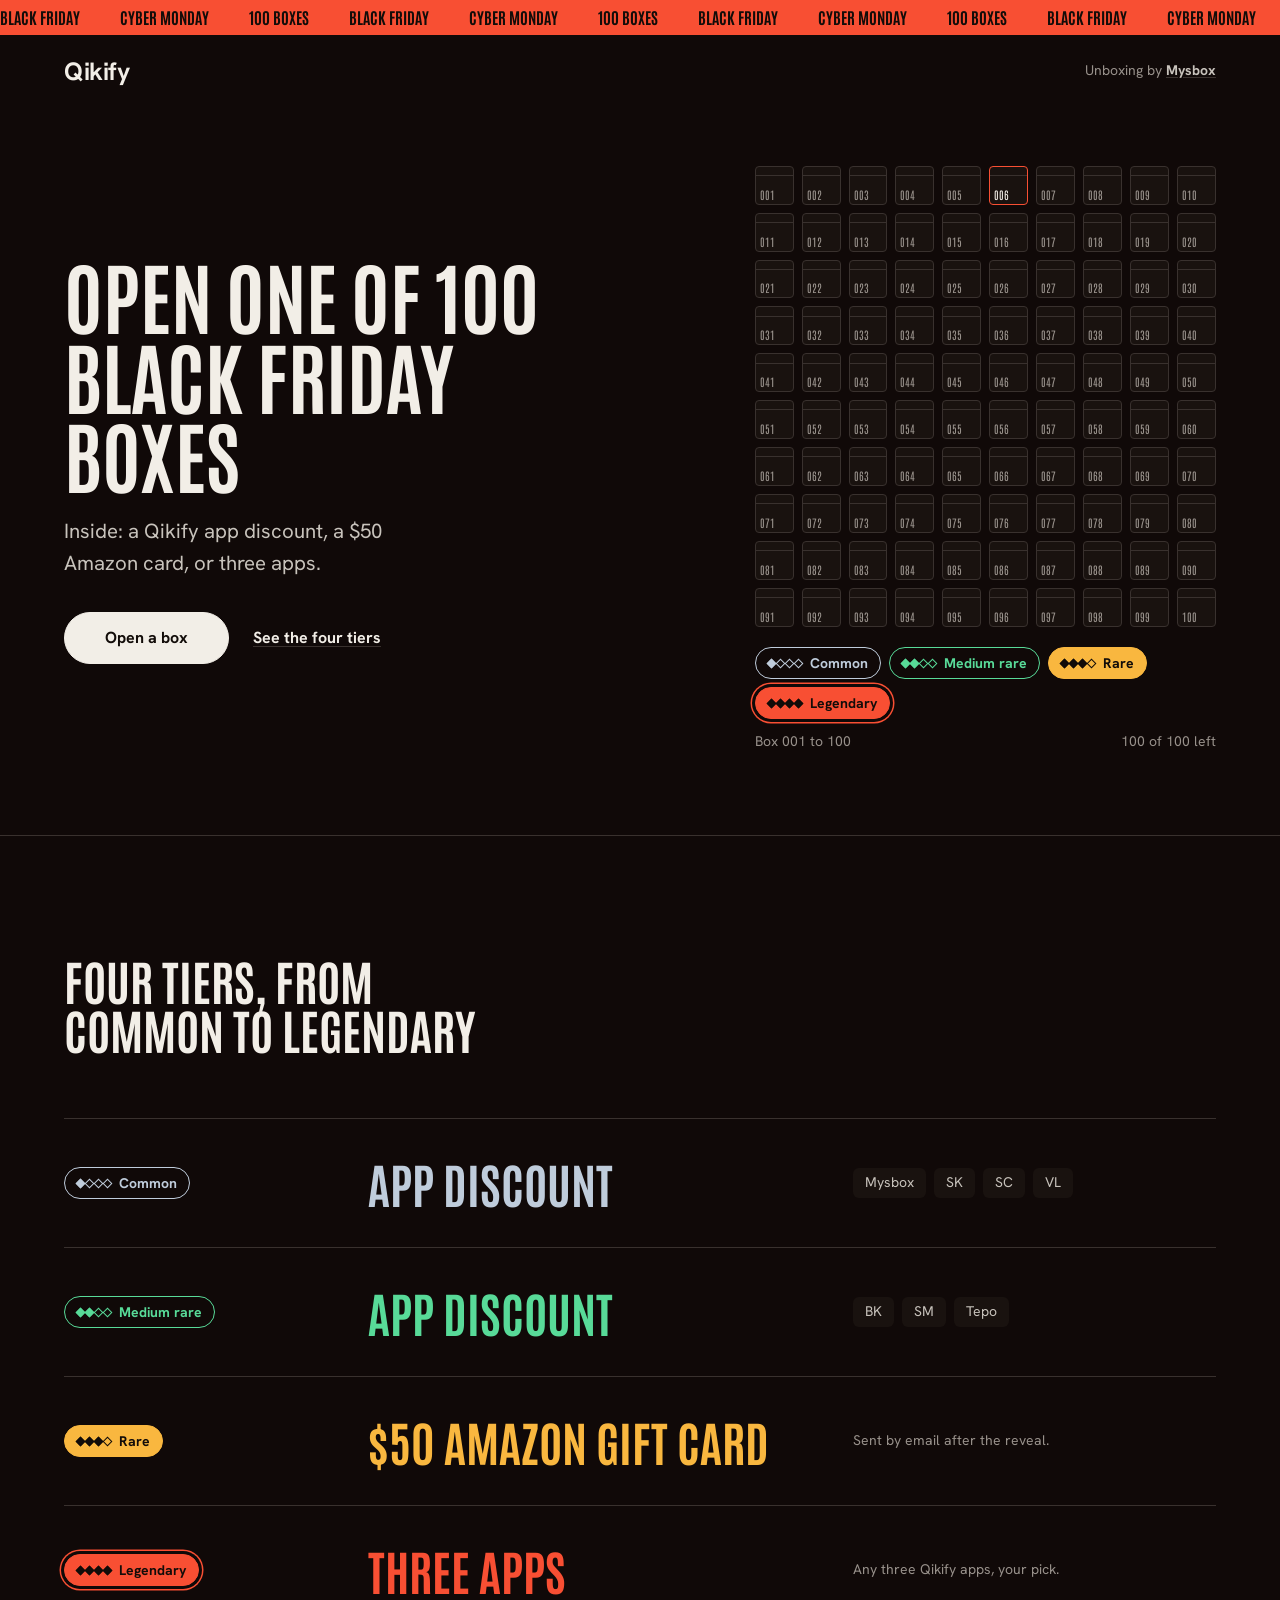
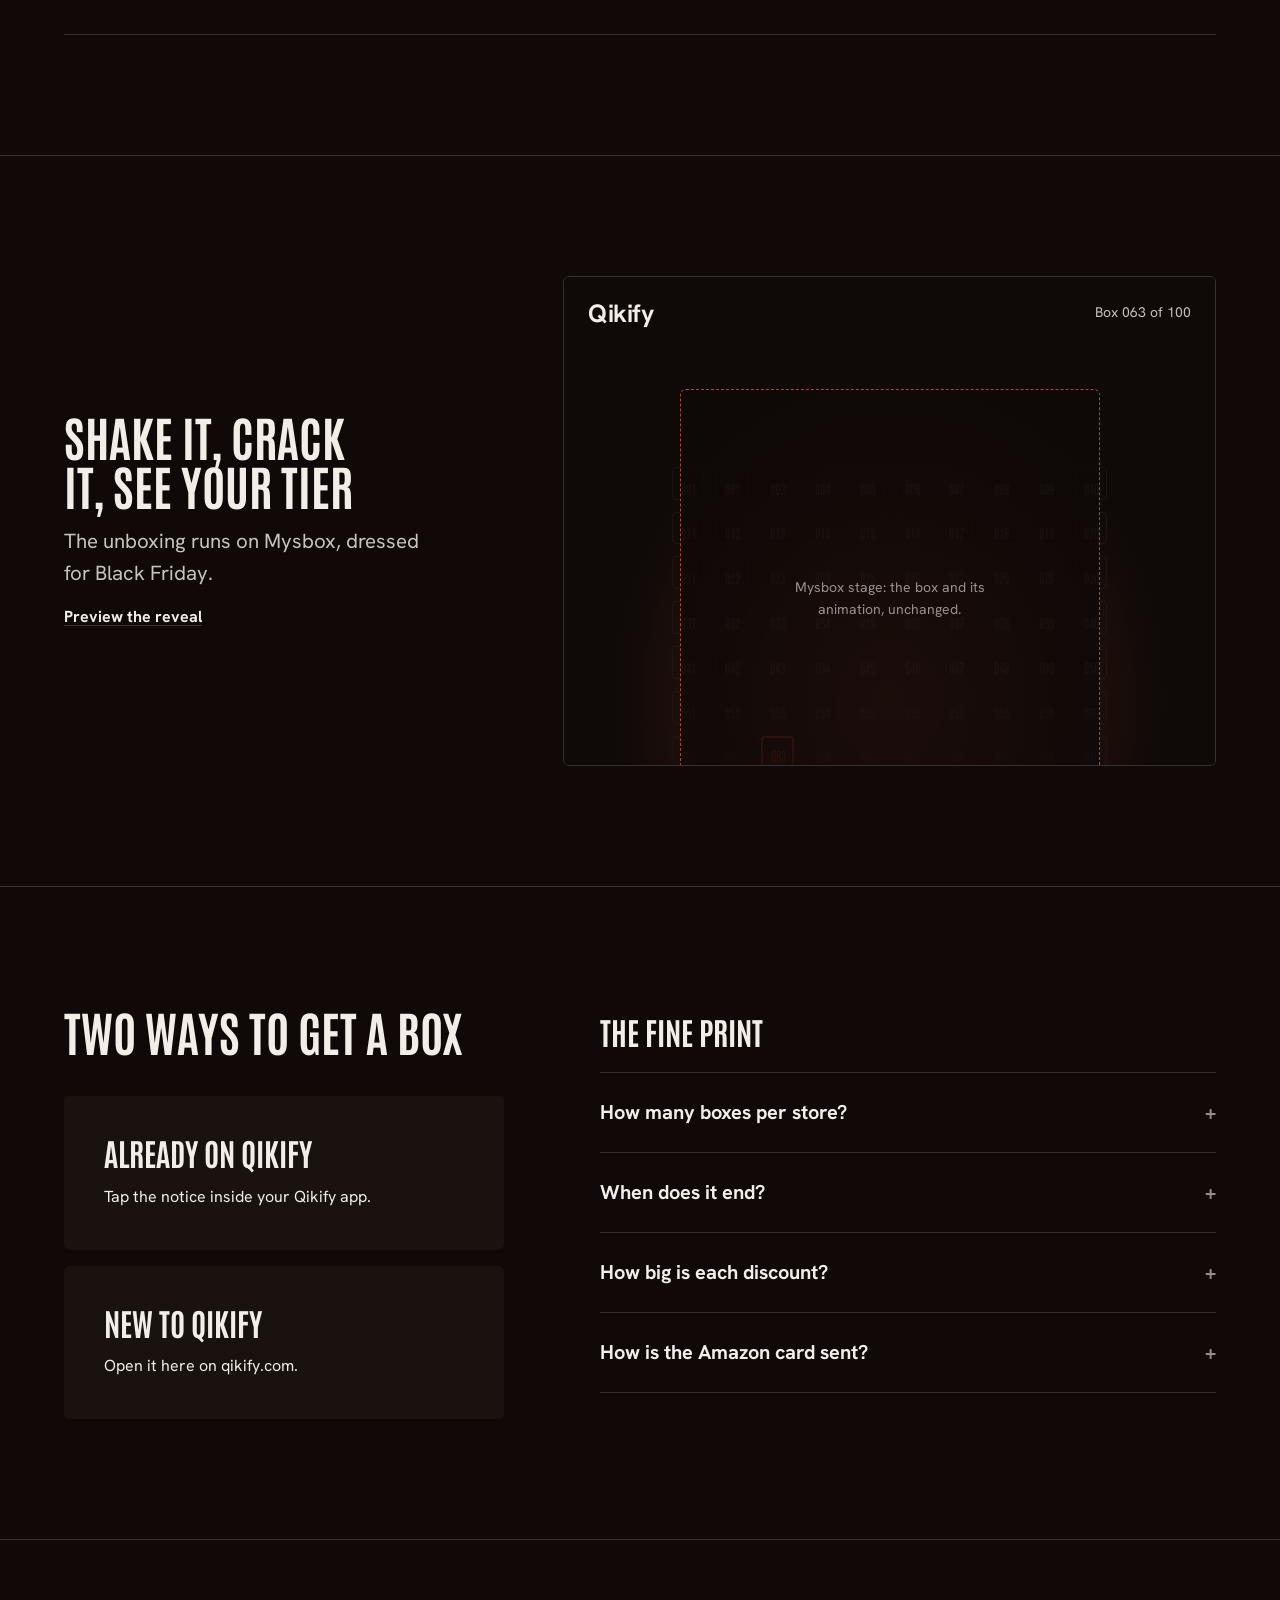
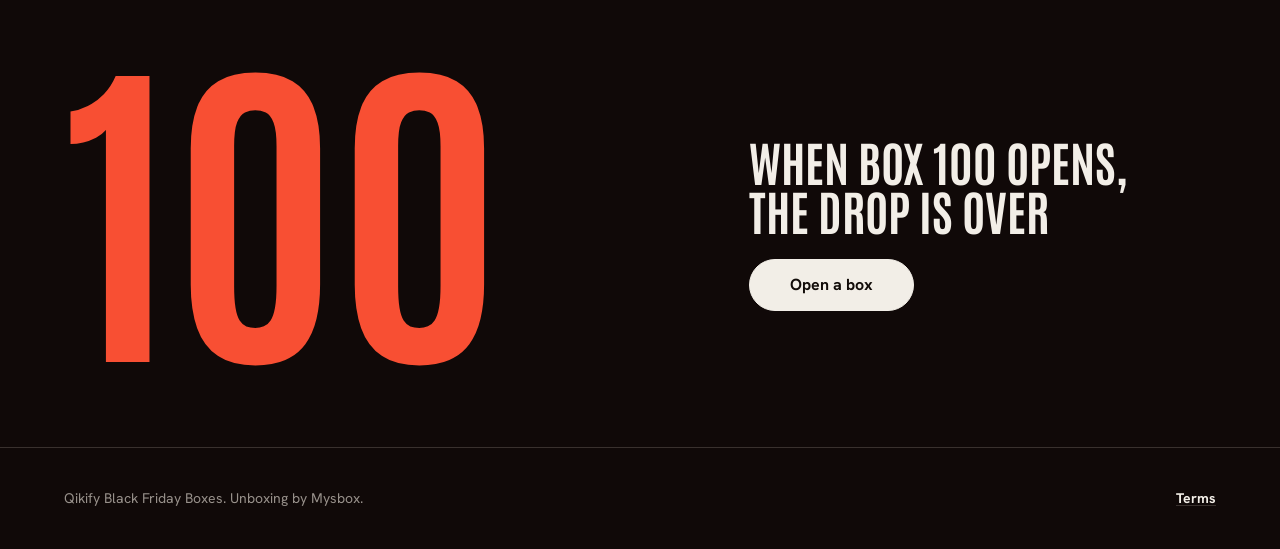
<file: campaigns/qikify-bfcm/index.html>
<!doctype html>
<html lang="en">
<head>
<meta charset="utf-8">
<meta name="viewport" content="width=device-width, initial-scale=1">
<title>Qikify Black Friday Boxes</title>
<meta name="description" content="Open one of 100 Black Friday mystery boxes from Qikify.">
<link rel="preconnect" href="https://fonts.googleapis.com">
<link rel="preconnect" href="https://fonts.gstatic.com" crossorigin>
<link href="https://fonts.googleapis.com/css2?family=Antonio:wght@700&family=Hanken+Grotesk:wght@400;700&display=swap" rel="stylesheet">
<link rel="stylesheet" href="./campaign.css">
</head>
<body>

<div class="tape" aria-hidden="true"><span>Black Friday</span><span>Cyber Monday</span><span>100 boxes</span><span>Black Friday</span><span>Cyber Monday</span><span>100 boxes</span><span>Black Friday</span><span>Cyber Monday</span><span>100 boxes</span><span>Black Friday</span><span>Cyber Monday</span><span>100 boxes</span><span>Black Friday</span><span>Cyber Monday</span><span>100 boxes</span><span>Black Friday</span><span>Cyber Monday</span><span>100 boxes</span><span>Black Friday</span><span>Cyber Monday</span><span>100 boxes</span></div>

<header class="container nav">
  <a class="logo" href="https://qikify.com/" data-slot="logo" data-alt="Qikify">Qikify</a>
  <p class="small">Unboxing by <a class="link" href="#reveal">Mysbox</a></p>
</header>

<main>
  <section class="container hero" aria-labelledby="hero-title">
    <div class="hero__copy">
      <h1 id="hero-title" class="display">Open one of 100<br>Black Friday boxes</h1>
      <p class="lead">Inside: a Qikify app discount, a $50 Amazon card, or three apps.</p>
      <div class="hero__actions">
        <a class="btn" href="#open" id="open">Open a box</a>
        <a class="link" href="#prizes">See the four tiers</a>
      </div>
    </div>
    <div class="hero__wall">
      <ol class="wall" id="wall" aria-label="The 100 boxes"><li class="box">001</li><li class="box">002</li><li class="box">003</li><li class="box">004</li><li class="box">005</li><li class="box">006</li><li class="box">007</li><li class="box">008</li><li class="box">009</li><li class="box">010</li><li class="box">011</li><li class="box">012</li><li class="box">013</li><li class="box">014</li><li class="box">015</li><li class="box">016</li><li class="box">017</li><li class="box">018</li><li class="box">019</li><li class="box">020</li><li class="box">021</li><li class="box">022</li><li class="box">023</li><li class="box">024</li><li class="box">025</li><li class="box">026</li><li class="box">027</li><li class="box">028</li><li class="box">029</li><li class="box">030</li><li class="box">031</li><li class="box">032</li><li class="box">033</li><li class="box">034</li><li class="box">035</li><li class="box">036</li><li class="box">037</li><li class="box">038</li><li class="box">039</li><li class="box">040</li><li class="box">041</li><li class="box">042</li><li class="box">043</li><li class="box">044</li><li class="box">045</li><li class="box">046</li><li class="box">047</li><li class="box">048</li><li class="box">049</li><li class="box">050</li><li class="box">051</li><li class="box">052</li><li class="box">053</li><li class="box">054</li><li class="box">055</li><li class="box">056</li><li class="box">057</li><li class="box">058</li><li class="box">059</li><li class="box">060</li><li class="box">061</li><li class="box">062</li><li class="box">063</li><li class="box">064</li><li class="box">065</li><li class="box">066</li><li class="box">067</li><li class="box">068</li><li class="box">069</li><li class="box">070</li><li class="box">071</li><li class="box">072</li><li class="box">073</li><li class="box">074</li><li class="box">075</li><li class="box">076</li><li class="box">077</li><li class="box">078</li><li class="box">079</li><li class="box">080</li><li class="box">081</li><li class="box">082</li><li class="box">083</li><li class="box">084</li><li class="box">085</li><li class="box">086</li><li class="box">087</li><li class="box">088</li><li class="box">089</li><li class="box">090</li><li class="box">091</li><li class="box">092</li><li class="box">093</li><li class="box">094</li><li class="box">095</li><li class="box">096</li><li class="box">097</li><li class="box">098</li><li class="box">099</li><li class="box">100</li></ol>
      <ul class="legend" aria-label="Tiers">
        <li><span class="badge"><span class="pips"><i class="on"></i><i></i><i></i><i></i></span>Common</span></li>
        <li><span class="badge badge--medium"><span class="pips"><i class="on"></i><i class="on"></i><i></i><i></i></span>Medium rare</span></li>
        <li><span class="badge badge--rare"><span class="pips"><i class="on"></i><i class="on"></i><i class="on"></i><i></i></span>Rare</span></li>
        <li><span class="badge badge--legendary"><span class="pips"><i class="on"></i><i class="on"></i><i class="on"></i><i class="on"></i></span>Legendary</span></li>
      </ul>
      <p class="small"><span>Box 001 to 100</span><span id="left" aria-live="polite">100 boxes</span></p>
    </div>
  </section>

  <section class="section" id="prizes" aria-labelledby="prizes-title">
    <div class="container">
      <div class="section__head">
        <h2 id="prizes-title" class="display">Four tiers, from common to legendary</h2>
      </div>
      <ol class="ladder">
        <li class="rung">
          <span class="badge"><span class="pips"><i class="on"></i><i></i><i></i><i></i></span>Common</span>
          <p class="rung__prize">App discount</p>
          <ul class="rung__apps" aria-label="Apps"><li>Mysbox</li><li>SK</li><li>SC</li><li>VL</li></ul>
        </li>
        <li class="rung rung--medium">
          <span class="badge badge--medium"><span class="pips"><i class="on"></i><i class="on"></i><i></i><i></i></span>Medium rare</span>
          <p class="rung__prize">App discount</p>
          <ul class="rung__apps" aria-label="Apps"><li>BK</li><li>SM</li><li>Tepo</li></ul>
        </li>
        <li class="rung rung--rare">
          <span class="badge badge--rare"><span class="pips"><i class="on"></i><i class="on"></i><i class="on"></i><i></i></span>Rare</span>
          <p class="rung__prize">$50 Amazon gift card</p>
          <p class="small">Sent by email after the reveal.</p>
        </li>
        <li class="rung rung--legendary">
          <span class="badge badge--legendary"><span class="pips"><i class="on"></i><i class="on"></i><i class="on"></i><i class="on"></i></span>Legendary</span>
          <p class="rung__prize">Three apps</p>
          <p class="small">Any three Qikify apps, your pick.</p>
        </li>
      </ol>
    </div>
  </section>

  <section class="section" id="reveal" aria-labelledby="reveal-title">
    <div class="container stage-preview">
      <div class="stage-preview__copy">
        <h2 id="reveal-title" class="display">Shake it, crack it, see your tier</h2>
        <p class="lead">The unboxing runs on Mysbox, dressed for Black Friday.</p>
        <a class="link" href="./reveal.html">Preview the reveal</a>
      </div>
      <iframe class="stage-frame" src="./reveal.html?embed&amp;tier=legendary&amp;box=063" title="Preview of the reveal page, Legendary tier" loading="lazy" tabindex="-1" inert></iframe>
    </div>
  </section>

  <section class="section" aria-labelledby="ways-title">
    <div class="container split">
      <div class="split__ways">
        <h2 id="ways-title" class="display">Two ways to get a box</h2>
        <article class="way">
          <h3>Already on Qikify</h3>
          <p>Tap the notice inside your Qikify app.</p>
        </article>
        <article class="way">
          <h3>New to Qikify</h3>
          <p>Open it here on qikify.com.</p>
        </article>
      </div>
      <div class="faq">
        <h3 class="faq__title">The fine print</h3>
        <details><summary>How many boxes per store?</summary><p class="tbc">To confirm.</p></details>
        <details><summary>When does it end?</summary><p class="tbc">To confirm: dates, or box 100.</p></details>
        <details><summary>How big is each discount?</summary><p class="tbc">To confirm per app.</p></details>
        <details><summary>How is the Amazon card sent?</summary><p class="tbc">To confirm.</p></details>
      </div>
    </div>
  </section>

  <section class="section" aria-labelledby="close-title">
    <div class="container close">
      <p class="close__num" aria-hidden="true">100</p>
      <div class="close__copy">
        <h2 id="close-title" class="display">When box 100 opens, the drop is over</h2>
        <a class="btn" href="#open">Open a box</a>
      </div>
    </div>
  </section>
</main>

<footer class="container footer">
  <p class="small">Qikify Black Friday Boxes. Unboxing by Mysbox.</p>
  <p class="small"><a class="link" href="#prizes">Terms</a></p>
</footer>

<script>
/* Dev: set window.QIKIFY_BOXES = { 7: "common", 42: "rare" } from the campaign API to light opened boxes. */
(function () {
  const opened = window.QIKIFY_BOXES || {};
  document.querySelectorAll('#wall .box').forEach((li, n) => {
    const t = opened[n + 1];
    if (t) { li.dataset.tier = t; li.setAttribute('aria-label', 'Box ' + (n + 1) + ', opened, ' + t); }
  });
  const shut = [...document.querySelectorAll('#wall .box:not([data-tier])')];
  if (shut.length) shut[Math.floor(Math.random() * shut.length)].classList.add('is-next');
  const left = 100 - Object.keys(opened).length;
  document.getElementById('left').textContent = left + ' of 100 left';
})();
</script>
<script>window.hallmarkSlots = (m) => { for (const [k, v] of Object.entries(m)) { const s = document.querySelector(`[data-slot="${k}"]`); if (!s) continue; const im = new Image(); im.src = typeof v === 'string' ? v : v.src; im.alt = (typeof v === 'object' && v.alt) || s.dataset.alt || ''; s.querySelectorAll(':scope > img').forEach((o) => o.remove()); s.prepend(im); } };
document.querySelectorAll('[data-slot] img').forEach((i) => { if (i.complete && !i.naturalWidth) i.remove(); else i.addEventListener('error', () => i.remove(), { once: true }); });</script>
</body>
</html>
</file>
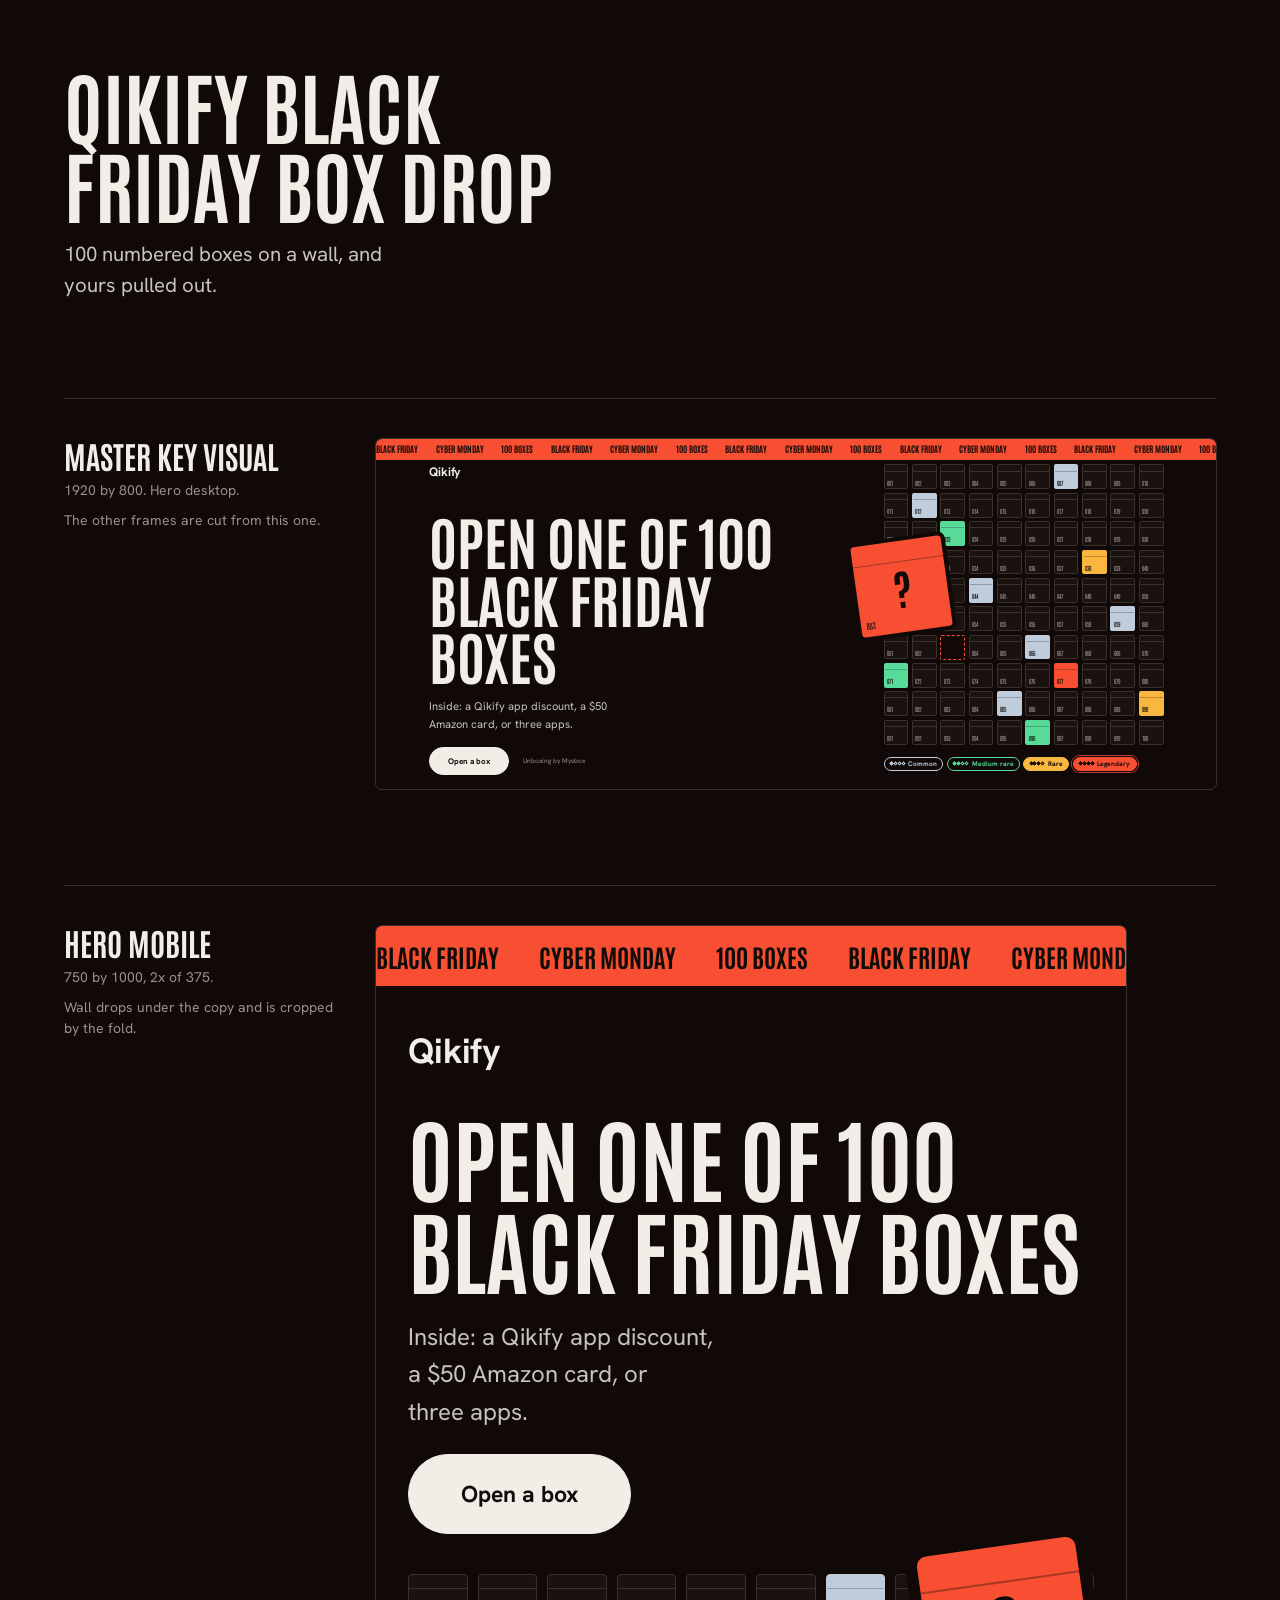
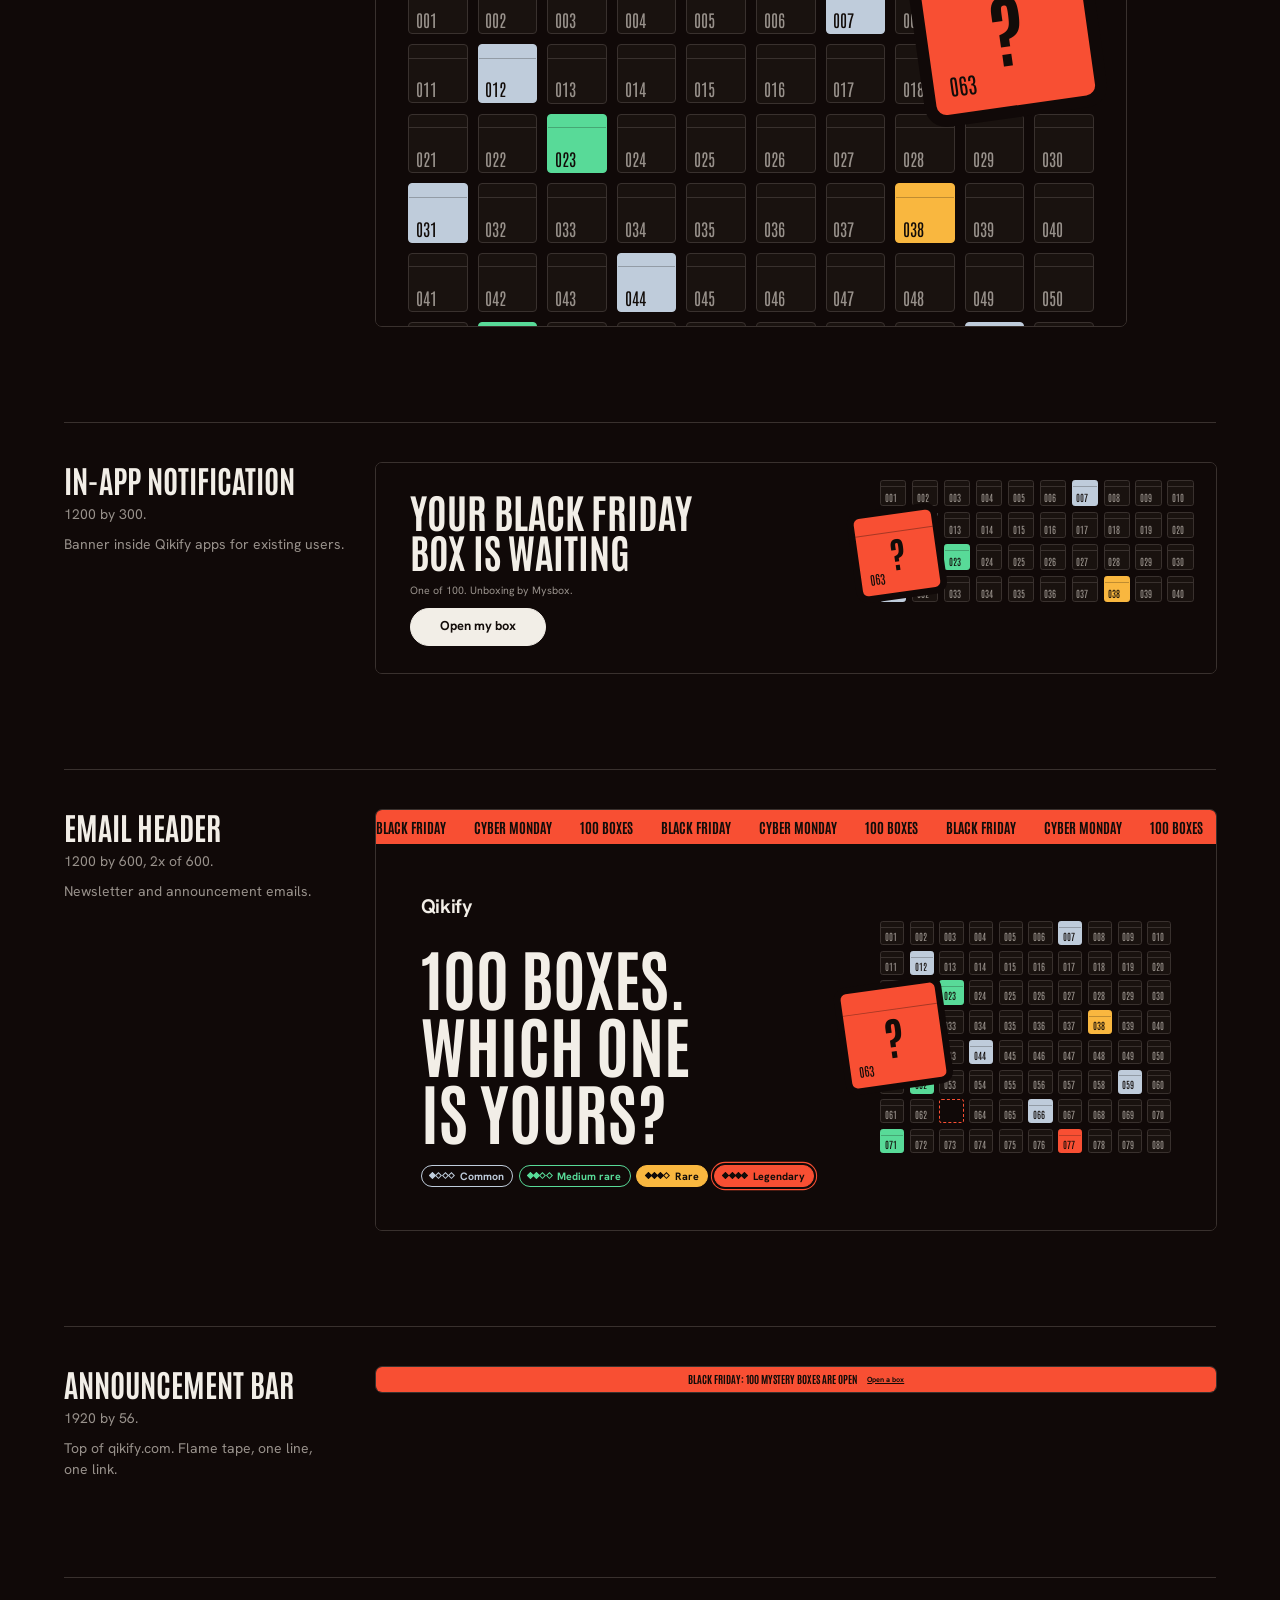
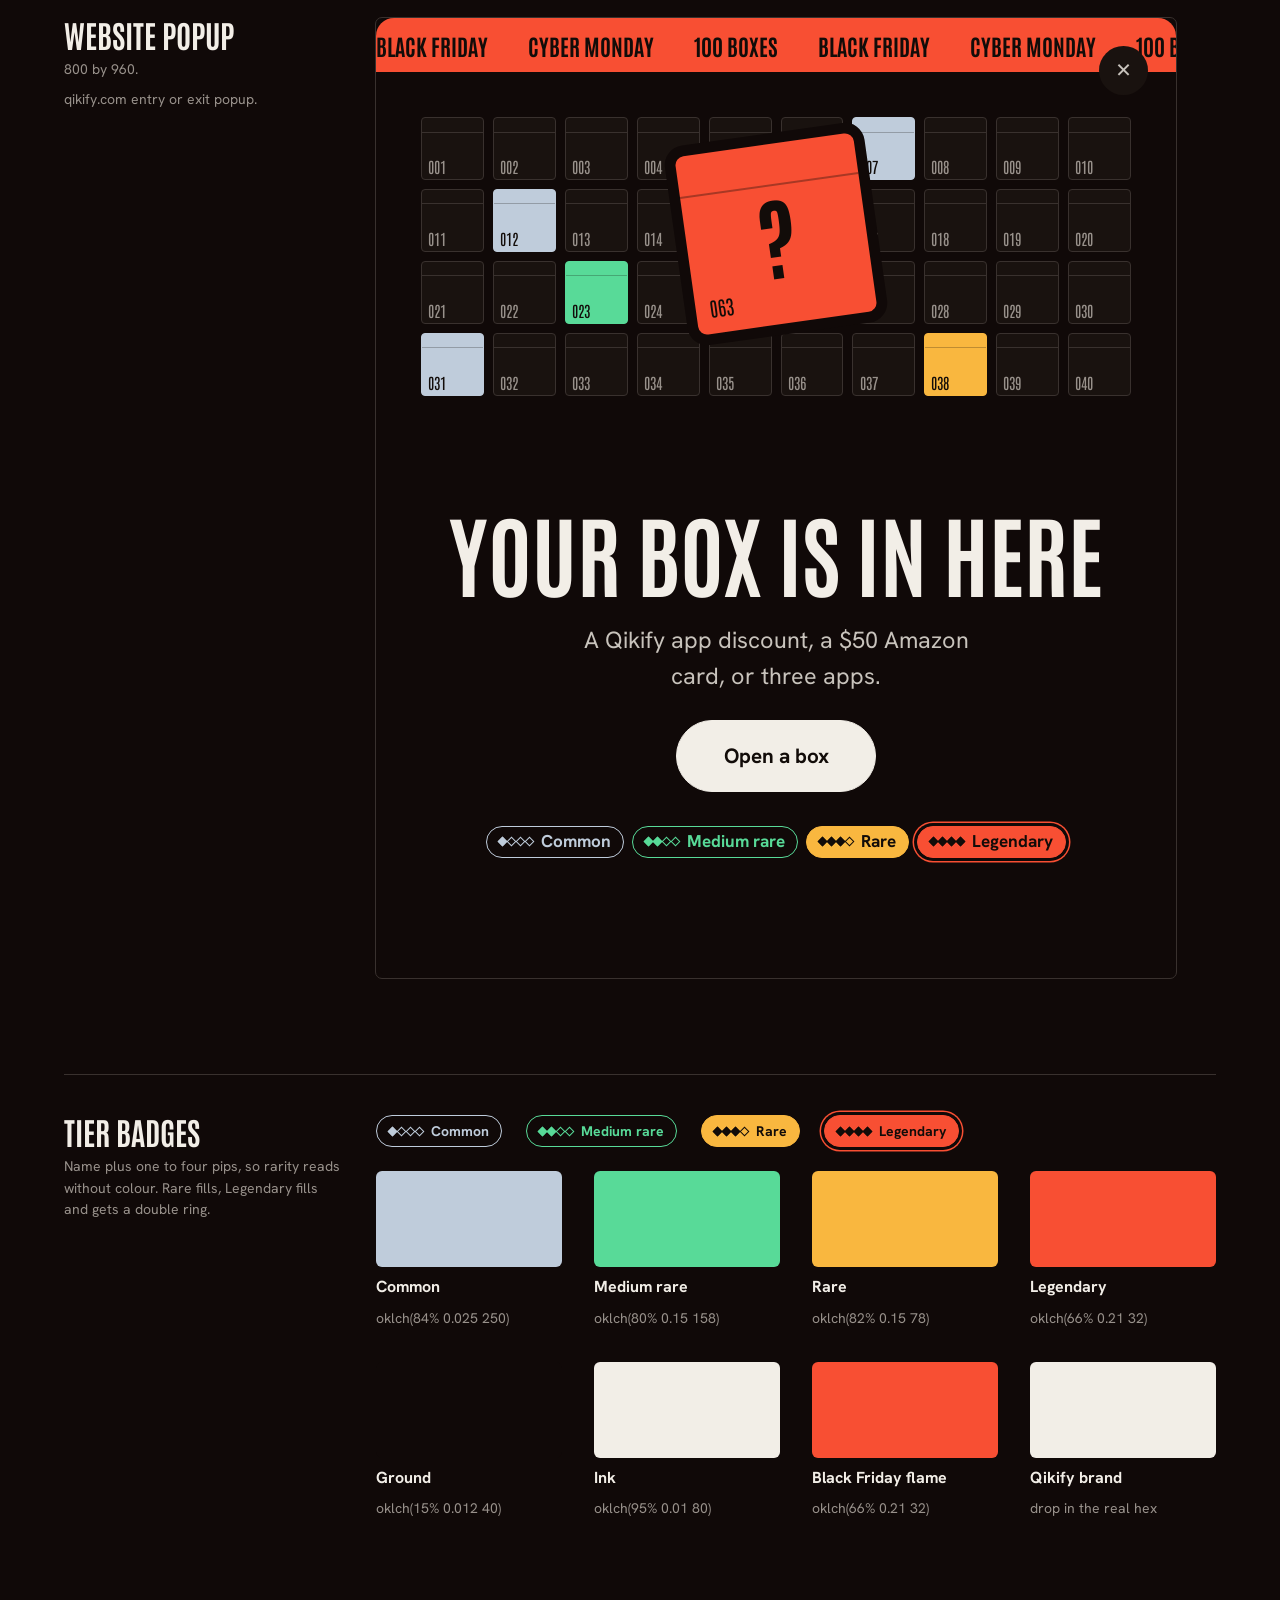
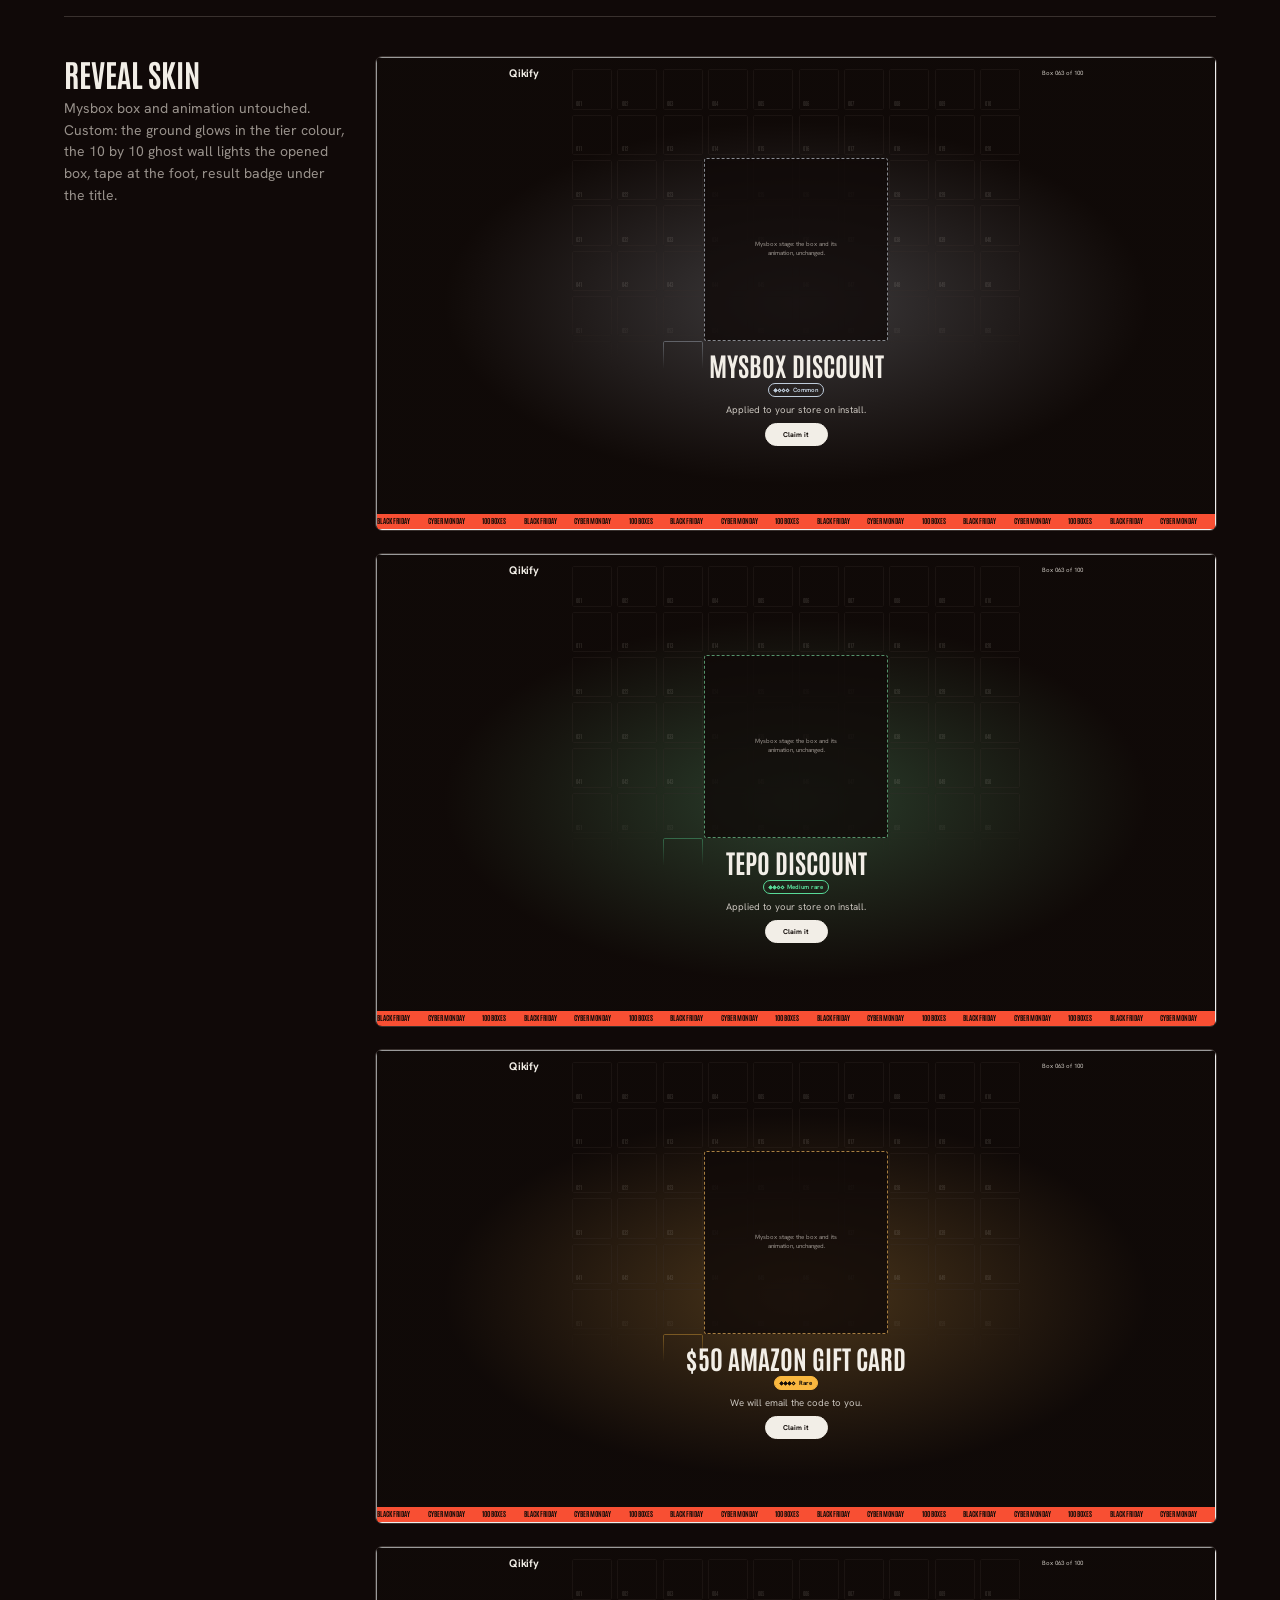
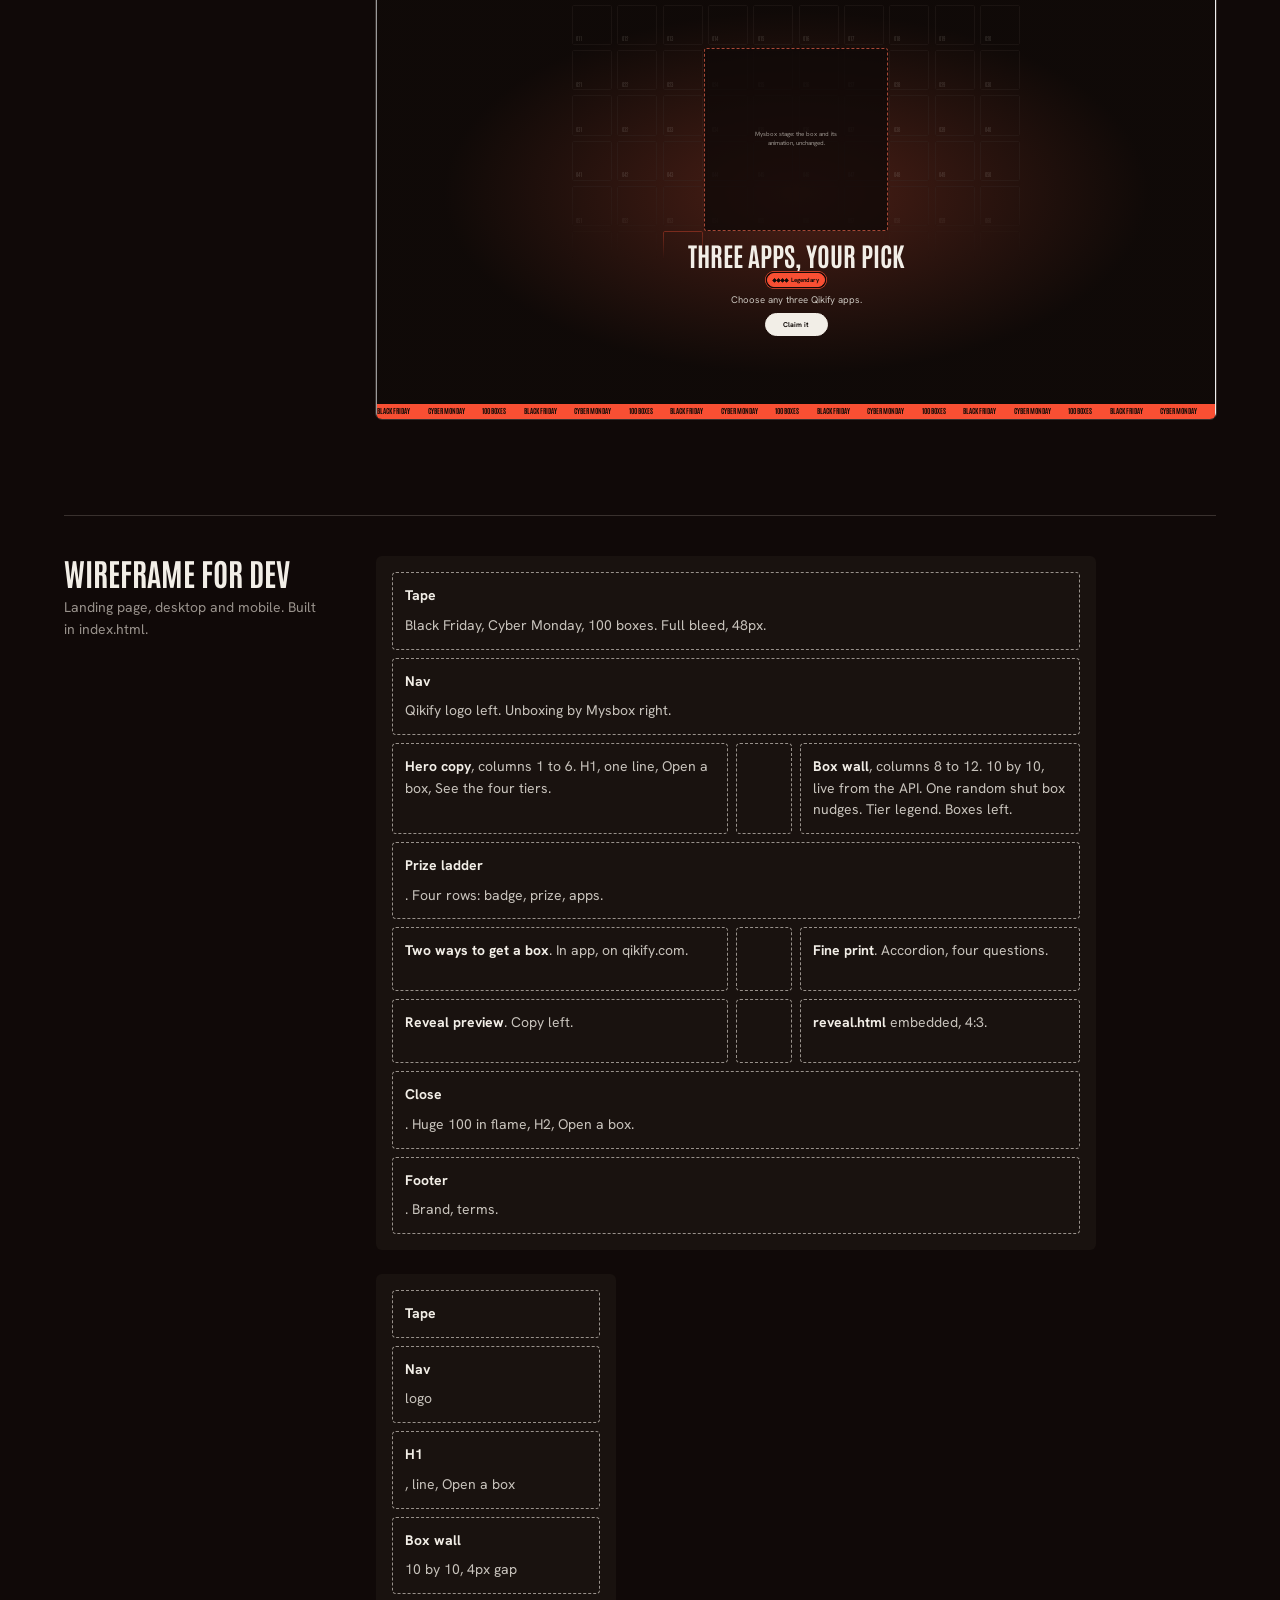
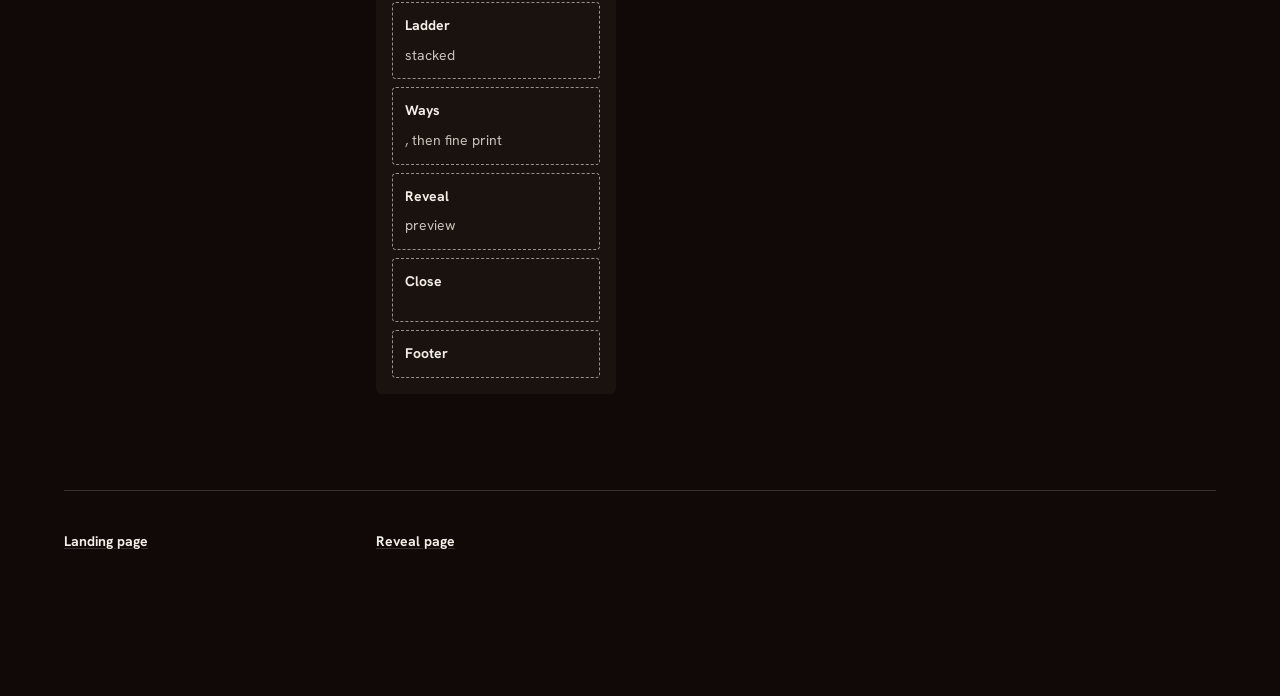
<file: campaigns/qikify-bfcm/kit.html>
<!doctype html>
<html lang="en">
<head>
<meta charset="utf-8">
<meta name="viewport" content="width=device-width, initial-scale=1">
<title>Qikify BFCM Key Visual</title>
<meta name="description" content="The Qikify Black Friday box drop: master key visual, derived frames at export size, tier badges, reveal skin and wireframe.">
<link rel="preconnect" href="https://fonts.googleapis.com">
<link rel="preconnect" href="https://fonts.gstatic.com" crossorigin>
<link href="https://fonts.googleapis.com/css2?family=Antonio:wght@400;700&family=Hanken+Grotesk:wght@400;700&display=swap" rel="stylesheet">
<link rel="stylesheet" href="./kit.css">
</head>
<body>
<main class="container board">
  <header class="board__head">
    <h1 class="display">Qikify Black Friday box drop</h1>
    <p class="lead">100 numbered boxes on a wall, and yours pulled out.</p>
  </header>

  <section class="spec" id="kv" aria-labelledby="kv-t">
    <div class="spec__meta">
      <h2 id="kv-t">Master key visual</h2>
      <p class="small">1920 by 800. Hero desktop.</p>
      <p class="small">The other frames are cut from this one.</p>
    </div>
    <div class="spec__body">
      <div class="fit is-export" style="--z: 0.6"><div class="f f--kv kv" data-frame="kv-hero-desktop-1920x800">
  <div class="tape" aria-hidden="true"><span>Black Friday</span><span>Cyber Monday</span><span>100 boxes</span><span>Black Friday</span><span>Cyber Monday</span><span>100 boxes</span><span>Black Friday</span><span>Cyber Monday</span><span>100 boxes</span><span>Black Friday</span><span>Cyber Monday</span><span>100 boxes</span><span>Black Friday</span><span>Cyber Monday</span><span>100 boxes</span><span>Black Friday</span><span>Cyber Monday</span><span>100 boxes</span><span>Black Friday</span><span>Cyber Monday</span><span>100 boxes</span><span>Black Friday</span><span>Cyber Monday</span><span>100 boxes</span></div>
  <div class="kv__body">
    <div class="kv__copy">
      <span class="logo" data-slot="logo" data-alt="Qikify">Qikify</span>
      <h1>Open one of 100<br>Black Friday boxes</h1>
      <p class="lead">Inside: a Qikify app discount, a $50 Amazon card, or three apps.</p>
      <div class="kv__actions"><span class="btn">Open a box</span><span class="small">Unboxing by Mysbox</span></div>
    </div>
    <div class="kv__art"><ol class="wall" aria-hidden="true"><li class="box">001</li><li class="box">002</li><li class="box">003</li><li class="box">004</li><li class="box">005</li><li class="box">006</li><li class="box" data-tier="common">007</li><li class="box">008</li><li class="box">009</li><li class="box">010</li><li class="box">011</li><li class="box" data-tier="common">012</li><li class="box">013</li><li class="box">014</li><li class="box">015</li><li class="box">016</li><li class="box">017</li><li class="box">018</li><li class="box">019</li><li class="box">020</li><li class="box">021</li><li class="box">022</li><li class="box" data-tier="medium">023</li><li class="box">024</li><li class="box">025</li><li class="box">026</li><li class="box">027</li><li class="box">028</li><li class="box">029</li><li class="box">030</li><li class="box" data-tier="common">031</li><li class="box">032</li><li class="box">033</li><li class="box">034</li><li class="box">035</li><li class="box">036</li><li class="box">037</li><li class="box" data-tier="rare">038</li><li class="box">039</li><li class="box">040</li><li class="box">041</li><li class="box">042</li><li class="box">043</li><li class="box" data-tier="common">044</li><li class="box">045</li><li class="box">046</li><li class="box">047</li><li class="box">048</li><li class="box">049</li><li class="box">050</li><li class="box">051</li><li class="box" data-tier="medium">052</li><li class="box">053</li><li class="box">054</li><li class="box">055</li><li class="box">056</li><li class="box">057</li><li class="box">058</li><li class="box" data-tier="common">059</li><li class="box">060</li><li class="box">061</li><li class="box">062</li><li class="box is-gone">063</li><li class="box">064</li><li class="box">065</li><li class="box" data-tier="common">066</li><li class="box">067</li><li class="box">068</li><li class="box">069</li><li class="box">070</li><li class="box" data-tier="medium">071</li><li class="box">072</li><li class="box">073</li><li class="box">074</li><li class="box">075</li><li class="box">076</li><li class="box" data-tier="legendary">077</li><li class="box">078</li><li class="box">079</li><li class="box">080</li><li class="box">081</li><li class="box">082</li><li class="box">083</li><li class="box">084</li><li class="box" data-tier="common">085</li><li class="box">086</li><li class="box">087</li><li class="box">088</li><li class="box">089</li><li class="box" data-tier="rare">090</li><li class="box">091</li><li class="box">092</li><li class="box">093</li><li class="box">094</li><li class="box">095</li><li class="box" data-tier="medium">096</li><li class="box">097</li><li class="box">098</li><li class="box">099</li><li class="box">100</li></ol><div class="lift" aria-hidden="true"><b>?</b><span>063</span></div><div class="kv__meta"><ul class="legend"><li><span class="badge"><span class="pips"><i class="on"></i><i></i><i></i><i></i></span>Common</span></li><li><span class="badge badge--medium"><span class="pips"><i class="on"></i><i class="on"></i><i></i><i></i></span>Medium rare</span></li><li><span class="badge badge--rare"><span class="pips"><i class="on"></i><i class="on"></i><i class="on"></i><i></i></span>Rare</span></li><li><span class="badge badge--legendary"><span class="pips"><i class="on"></i><i class="on"></i><i class="on"></i><i class="on"></i></span>Legendary</span></li></ul></div></div>
  </div>
</div></div>
    </div>
  </section>

  <section class="spec" id="mobile" aria-labelledby="mobile-t">
    <div class="spec__meta">
      <h2 id="mobile-t">Hero mobile</h2>
      <p class="small">750 by 1000, 2x of 375.</p>
      <p class="small">Wall drops under the copy and is cropped by the fold.</p>
    </div>
    <div class="spec__body">
      <div class="fit is-export" style="--z: 0.6"><div class="f f--mobile mob" data-frame="kv-hero-mobile-750x1000">
  <div class="tape" aria-hidden="true"><span>Black Friday</span><span>Cyber Monday</span><span>100 boxes</span><span>Black Friday</span><span>Cyber Monday</span><span>100 boxes</span><span>Black Friday</span><span>Cyber Monday</span><span>100 boxes</span><span>Black Friday</span><span>Cyber Monday</span><span>100 boxes</span><span>Black Friday</span><span>Cyber Monday</span><span>100 boxes</span><span>Black Friday</span><span>Cyber Monday</span><span>100 boxes</span><span>Black Friday</span><span>Cyber Monday</span><span>100 boxes</span><span>Black Friday</span><span>Cyber Monday</span><span>100 boxes</span></div>
  <div class="mob__copy">
    <span class="logo" data-slot="logo" data-alt="Qikify">Qikify</span>
    <h1>Open one of 100 Black Friday boxes</h1>
    <p class="lead">Inside: a Qikify app discount, a $50 Amazon card, or three apps.</p>
    <span class="btn">Open a box</span>
  </div>
  <div class="mob__art"><ol class="wall" aria-hidden="true"><li class="box">001</li><li class="box">002</li><li class="box">003</li><li class="box">004</li><li class="box">005</li><li class="box">006</li><li class="box" data-tier="common">007</li><li class="box">008</li><li class="box">009</li><li class="box">010</li><li class="box">011</li><li class="box" data-tier="common">012</li><li class="box">013</li><li class="box">014</li><li class="box">015</li><li class="box">016</li><li class="box">017</li><li class="box">018</li><li class="box">019</li><li class="box">020</li><li class="box">021</li><li class="box">022</li><li class="box" data-tier="medium">023</li><li class="box">024</li><li class="box">025</li><li class="box">026</li><li class="box">027</li><li class="box">028</li><li class="box">029</li><li class="box">030</li><li class="box" data-tier="common">031</li><li class="box">032</li><li class="box">033</li><li class="box">034</li><li class="box">035</li><li class="box">036</li><li class="box">037</li><li class="box" data-tier="rare">038</li><li class="box">039</li><li class="box">040</li><li class="box">041</li><li class="box">042</li><li class="box">043</li><li class="box" data-tier="common">044</li><li class="box">045</li><li class="box">046</li><li class="box">047</li><li class="box">048</li><li class="box">049</li><li class="box">050</li><li class="box">051</li><li class="box" data-tier="medium">052</li><li class="box">053</li><li class="box">054</li><li class="box">055</li><li class="box">056</li><li class="box">057</li><li class="box">058</li><li class="box" data-tier="common">059</li><li class="box">060</li></ol><div class="lift" aria-hidden="true"><b>?</b><span>063</span></div></div>
</div></div>
    </div>
  </section>

  <section class="spec" id="inapp" aria-labelledby="inapp-t">
    <div class="spec__meta">
      <h2 id="inapp-t">In-app notification</h2>
      <p class="small">1200 by 300.</p>
      <p class="small">Banner inside Qikify apps for existing users.</p>
    </div>
    <div class="spec__body">
      <div class="fit is-export" style="--z: 0.8"><div class="f f--inapp inapp" data-frame="inapp-banner-1200x300">
  <div class="inapp__copy">
    <h2>Your Black Friday box is waiting</h2>
    <p class="small">One of 100. Unboxing by Mysbox.</p>
    <span class="btn">Open my box</span>
  </div>
  <div class="inapp__art"><ol class="wall" aria-hidden="true"><li class="box">001</li><li class="box">002</li><li class="box">003</li><li class="box">004</li><li class="box">005</li><li class="box">006</li><li class="box" data-tier="common">007</li><li class="box">008</li><li class="box">009</li><li class="box">010</li><li class="box">011</li><li class="box" data-tier="common">012</li><li class="box">013</li><li class="box">014</li><li class="box">015</li><li class="box">016</li><li class="box">017</li><li class="box">018</li><li class="box">019</li><li class="box">020</li><li class="box">021</li><li class="box">022</li><li class="box" data-tier="medium">023</li><li class="box">024</li><li class="box">025</li><li class="box">026</li><li class="box">027</li><li class="box">028</li><li class="box">029</li><li class="box">030</li><li class="box" data-tier="common">031</li><li class="box">032</li><li class="box">033</li><li class="box">034</li><li class="box">035</li><li class="box">036</li><li class="box">037</li><li class="box" data-tier="rare">038</li><li class="box">039</li><li class="box">040</li></ol><div class="lift" aria-hidden="true"><b>?</b><span>063</span></div></div>
</div></div>
    </div>
  </section>

  <section class="spec" id="email" aria-labelledby="email-t">
    <div class="spec__meta">
      <h2 id="email-t">Email header</h2>
      <p class="small">1200 by 600, 2x of 600.</p>
      <p class="small">Newsletter and announcement emails.</p>
    </div>
    <div class="spec__body">
      <div class="fit is-export" style="--z: 0.8"><div class="f f--email email" data-frame="email-header-1200x600">
  <div class="tape" aria-hidden="true"><span>Black Friday</span><span>Cyber Monday</span><span>100 boxes</span><span>Black Friday</span><span>Cyber Monday</span><span>100 boxes</span><span>Black Friday</span><span>Cyber Monday</span><span>100 boxes</span><span>Black Friday</span><span>Cyber Monday</span><span>100 boxes</span><span>Black Friday</span><span>Cyber Monday</span><span>100 boxes</span><span>Black Friday</span><span>Cyber Monday</span><span>100 boxes</span><span>Black Friday</span><span>Cyber Monday</span><span>100 boxes</span><span>Black Friday</span><span>Cyber Monday</span><span>100 boxes</span></div>
  <div class="email__body">
    <div class="email__copy">
      <span class="logo" data-slot="logo" data-alt="Qikify">Qikify</span>
      <h1>100 boxes. Which one is yours?</h1>
      <ul class="legend"><li><span class="badge"><span class="pips"><i class="on"></i><i></i><i></i><i></i></span>Common</span></li><li><span class="badge badge--medium"><span class="pips"><i class="on"></i><i class="on"></i><i></i><i></i></span>Medium rare</span></li><li><span class="badge badge--rare"><span class="pips"><i class="on"></i><i class="on"></i><i class="on"></i><i></i></span>Rare</span></li><li><span class="badge badge--legendary"><span class="pips"><i class="on"></i><i class="on"></i><i class="on"></i><i class="on"></i></span>Legendary</span></li></ul>
    </div>
    <div class="email__art"><ol class="wall" aria-hidden="true"><li class="box">001</li><li class="box">002</li><li class="box">003</li><li class="box">004</li><li class="box">005</li><li class="box">006</li><li class="box" data-tier="common">007</li><li class="box">008</li><li class="box">009</li><li class="box">010</li><li class="box">011</li><li class="box" data-tier="common">012</li><li class="box">013</li><li class="box">014</li><li class="box">015</li><li class="box">016</li><li class="box">017</li><li class="box">018</li><li class="box">019</li><li class="box">020</li><li class="box">021</li><li class="box">022</li><li class="box" data-tier="medium">023</li><li class="box">024</li><li class="box">025</li><li class="box">026</li><li class="box">027</li><li class="box">028</li><li class="box">029</li><li class="box">030</li><li class="box" data-tier="common">031</li><li class="box">032</li><li class="box">033</li><li class="box">034</li><li class="box">035</li><li class="box">036</li><li class="box">037</li><li class="box" data-tier="rare">038</li><li class="box">039</li><li class="box">040</li><li class="box">041</li><li class="box">042</li><li class="box">043</li><li class="box" data-tier="common">044</li><li class="box">045</li><li class="box">046</li><li class="box">047</li><li class="box">048</li><li class="box">049</li><li class="box">050</li><li class="box">051</li><li class="box" data-tier="medium">052</li><li class="box">053</li><li class="box">054</li><li class="box">055</li><li class="box">056</li><li class="box">057</li><li class="box">058</li><li class="box" data-tier="common">059</li><li class="box">060</li><li class="box">061</li><li class="box">062</li><li class="box is-gone">063</li><li class="box">064</li><li class="box">065</li><li class="box" data-tier="common">066</li><li class="box">067</li><li class="box">068</li><li class="box">069</li><li class="box">070</li><li class="box" data-tier="medium">071</li><li class="box">072</li><li class="box">073</li><li class="box">074</li><li class="box">075</li><li class="box">076</li><li class="box" data-tier="legendary">077</li><li class="box">078</li><li class="box">079</li><li class="box">080</li></ol><div class="lift" aria-hidden="true"><b>?</b><span>063</span></div></div>
  </div>
</div></div>
    </div>
  </section>

  <section class="spec" id="bar" aria-labelledby="bar-t">
    <div class="spec__meta">
      <h2 id="bar-t">Announcement bar</h2>
      <p class="small">1920 by 56.</p>
      <p class="small">Top of qikify.com. Flame tape, one line, one link.</p>
    </div>
    <div class="spec__body">
      <div class="fit is-export" style="--z: 0.5"><div class="f f--bar bar" data-frame="announcement-bar-1920x56">
  <p>Black Friday: 100 mystery boxes are open</p><a>Open a box</a>
</div></div>
    </div>
  </section>

  <section class="spec" id="popup" aria-labelledby="popup-t">
    <div class="spec__meta">
      <h2 id="popup-t">Website popup</h2>
      <p class="small">800 by 960.</p>
      <p class="small">qikify.com entry or exit popup.</p>
    </div>
    <div class="spec__body">
      <div class="fit is-export" style="--z: 0.6"><div class="f f--popup pop" data-frame="popup-800x960">
  <div class="tape" aria-hidden="true"><span>Black Friday</span><span>Cyber Monday</span><span>100 boxes</span><span>Black Friday</span><span>Cyber Monday</span><span>100 boxes</span><span>Black Friday</span><span>Cyber Monday</span><span>100 boxes</span><span>Black Friday</span><span>Cyber Monday</span><span>100 boxes</span><span>Black Friday</span><span>Cyber Monday</span><span>100 boxes</span><span>Black Friday</span><span>Cyber Monday</span><span>100 boxes</span><span>Black Friday</span><span>Cyber Monday</span><span>100 boxes</span><span>Black Friday</span><span>Cyber Monday</span><span>100 boxes</span></div>
  <span class="pop__close" aria-hidden="true">&#x2715;</span>
  <div class="pop__art"><ol class="wall" aria-hidden="true"><li class="box">001</li><li class="box">002</li><li class="box">003</li><li class="box">004</li><li class="box">005</li><li class="box">006</li><li class="box" data-tier="common">007</li><li class="box">008</li><li class="box">009</li><li class="box">010</li><li class="box">011</li><li class="box" data-tier="common">012</li><li class="box">013</li><li class="box">014</li><li class="box">015</li><li class="box">016</li><li class="box">017</li><li class="box">018</li><li class="box">019</li><li class="box">020</li><li class="box">021</li><li class="box">022</li><li class="box" data-tier="medium">023</li><li class="box">024</li><li class="box">025</li><li class="box">026</li><li class="box">027</li><li class="box">028</li><li class="box">029</li><li class="box">030</li><li class="box" data-tier="common">031</li><li class="box">032</li><li class="box">033</li><li class="box">034</li><li class="box">035</li><li class="box">036</li><li class="box">037</li><li class="box" data-tier="rare">038</li><li class="box">039</li><li class="box">040</li></ol><div class="lift" aria-hidden="true"><b>?</b><span>063</span></div></div>
  <div class="pop__copy">
    <h2>Your box is in here</h2>
    <p class="lead">A Qikify app discount, a $50 Amazon card, or three apps.</p>
    <span class="btn">Open a box</span>
    <ul class="legend"><li><span class="badge"><span class="pips"><i class="on"></i><i></i><i></i><i></i></span>Common</span></li><li><span class="badge badge--medium"><span class="pips"><i class="on"></i><i class="on"></i><i></i><i></i></span>Medium rare</span></li><li><span class="badge badge--rare"><span class="pips"><i class="on"></i><i class="on"></i><i class="on"></i><i></i></span>Rare</span></li><li><span class="badge badge--legendary"><span class="pips"><i class="on"></i><i class="on"></i><i class="on"></i><i class="on"></i></span>Legendary</span></li></ul>
  </div>
</div></div>
    </div>
  </section>
  <section class="spec" id="tiers" aria-labelledby="tiers-t">
    <div class="spec__meta"><h2 id="tiers-t">Tier badges</h2><p class="small">Name plus one to four pips, so rarity reads without colour. Rare fills, Legendary fills and gets a double ring.</p></div>
    <div class="spec__body"><div class="row"><span class="badge"><span class="pips"><i class="on"></i><i></i><i></i><i></i></span>Common</span><span class="badge badge--medium"><span class="pips"><i class="on"></i><i class="on"></i><i></i><i></i></span>Medium rare</span><span class="badge badge--rare"><span class="pips"><i class="on"></i><i class="on"></i><i class="on"></i><i></i></span>Rare</span><span class="badge badge--legendary"><span class="pips"><i class="on"></i><i class="on"></i><i class="on"></i><i class="on"></i></span>Legendary</span></div><div class="swatches"><div class="swatch" style="--s: var(--tier-common)"><i></i><p><b>Common</b></p><code>oklch(84% 0.025 250)</code></div><div class="swatch" style="--s: var(--tier-medium)"><i></i><p><b>Medium rare</b></p><code>oklch(80% 0.15 158)</code></div><div class="swatch" style="--s: var(--tier-rare)"><i></i><p><b>Rare</b></p><code>oklch(82% 0.15 78)</code></div><div class="swatch" style="--s: var(--tier-legendary)"><i></i><p><b>Legendary</b></p><code>oklch(66% 0.21 32)</code></div><div class="swatch" style="--s: var(--color-paper)"><i></i><p><b>Ground</b></p><code>oklch(15% 0.012 40)</code></div><div class="swatch" style="--s: var(--color-ink)"><i></i><p><b>Ink</b></p><code>oklch(95% 0.01 80)</code></div><div class="swatch" style="--s: var(--color-accent)"><i></i><p><b>Black Friday flame</b></p><code>oklch(66% 0.21 32)</code></div><div class="swatch" style="--s: var(--color-brand)"><i></i><p><b>Qikify brand</b></p><code>drop in the real hex</code></div></div></div>
  </section>
  <section class="spec" id="reveal-skin" aria-labelledby="reveal-t">
    <div class="spec__meta"><h2 id="reveal-t">Reveal skin</h2><p class="small">Mysbox box and animation untouched. Custom: the ground glows in the tier colour, the 10 by 10 ghost wall lights the opened box, tape at the foot, result badge under the title.</p></div>
    <div class="spec__body">
      <div class="fit is-export" style="--z: 0.42"><iframe class="f f--reveal" src="./reveal.html?embed&amp;tier=common&amp;box=063" title="Reveal background, common" tabindex="-1" inert data-frame="reveal-common-1920x1080"></iframe></div>
      <div class="fit" style="--z: 0.42"><iframe class="f f--reveal" src="./reveal.html?embed&amp;tier=medium&amp;box=063" title="Reveal background, medium" tabindex="-1" inert data-frame="reveal-medium-1920x1080"></iframe></div>
      <div class="fit" style="--z: 0.42"><iframe class="f f--reveal" src="./reveal.html?embed&amp;tier=rare&amp;box=063" title="Reveal background, rare" tabindex="-1" inert data-frame="reveal-rare-1920x1080"></iframe></div>
      <div class="fit" style="--z: 0.42"><iframe class="f f--reveal" src="./reveal.html?embed&amp;tier=legendary&amp;box=063" title="Reveal background, legendary" tabindex="-1" inert data-frame="reveal-legendary-1920x1080"></iframe></div>
    </div>
  </section>
  <section class="spec" id="wireframe" aria-labelledby="wf-t">
    <div class="spec__meta"><h2 id="wf-t">Wireframe for dev</h2><p class="small">Landing page, desktop and mobile. Built in index.html.</p></div>
    <div class="spec__body"><div class="row">
  <div class="wf wf--desk" aria-label="Desktop wireframe">
    <div><b>Tape</b> Black Friday, Cyber Monday, 100 boxes. Full bleed, 48px.</div>
    <div><b>Nav</b> Qikify logo left. Unboxing by Mysbox right.</div>
    <div class="cols"><span><b>Hero copy</b>, columns 1 to 6. H1, one line, Open a box, See the four tiers.</span><span></span><span><b>Box wall</b>, columns 8 to 12. 10 by 10, live from the API. One random shut box nudges. Tier legend. Boxes left.</span></div>
    <div class="blk"><b>Prize ladder</b>. Four rows: badge, prize, apps.</div>
    <div class="cols"><span><b>Two ways to get a box</b>. In app, on qikify.com.</span><span></span><span><b>Fine print</b>. Accordion, four questions.</span></div>
    <div class="cols"><span><b>Reveal preview</b>. Copy left.</span><span></span><span><b>reveal.html</b> embedded, 4:3.</span></div>
    <div class="blk"><b>Close</b>. Huge 100 in flame, H2, Open a box.</div>
    <div><b>Footer</b>. Brand, terms.</div>
  </div>
  <div class="wf wf--mob" aria-label="Mobile wireframe">
    <div><b>Tape</b></div>
    <div><b>Nav</b> logo</div>
    <div class="blk"><b>H1</b>, line, Open a box</div>
    <div class="blk"><b>Box wall</b> 10 by 10, 4px gap</div>
    <div class="blk"><b>Ladder</b> stacked</div>
    <div class="blk"><b>Ways</b>, then fine print</div>
    <div class="blk"><b>Reveal</b> preview</div>
    <div class="blk"><b>Close</b></div>
    <div><b>Footer</b></div>
  </div>
</div></div>
  </section>
  <footer class="spec"><p class="small"><a class="link" href="./index.html">Landing page</a></p><p class="small"><a class="link" href="./reveal.html">Reveal page</a></p></footer>
</main>
<script>
/* ?frame=<data-frame name> shows that one frame alone at 1:1 for export */
(function () {
  const name = new URLSearchParams(location.search).get('frame');
  if (!name) return;
  const f = document.querySelector('[data-frame="' + name + '"]');
  if (!f) return;
  document.body.classList.add('export');
  document.querySelectorAll('.is-export').forEach((n) => n.classList.remove('is-export'));
  const fit = f.closest('.fit'), spec = f.closest('.spec');
  fit.classList.add('is-export'); spec.classList.add('is-export');
})();
/* Each frame keeps its export size and is zoomed to fit its column */
(function () {
  const fit = () => document.querySelectorAll('.fit > .f').forEach((f) => {
    const w = parseFloat(getComputedStyle(f).width);
    f.style.setProperty('--z', Math.min(1, f.closest('.spec__body').clientWidth / w).toFixed(4));
  });
  if (!document.body.classList.contains('export')) { fit(); addEventListener('resize', fit); }
})();
</script>
</body>
</html>
</file>
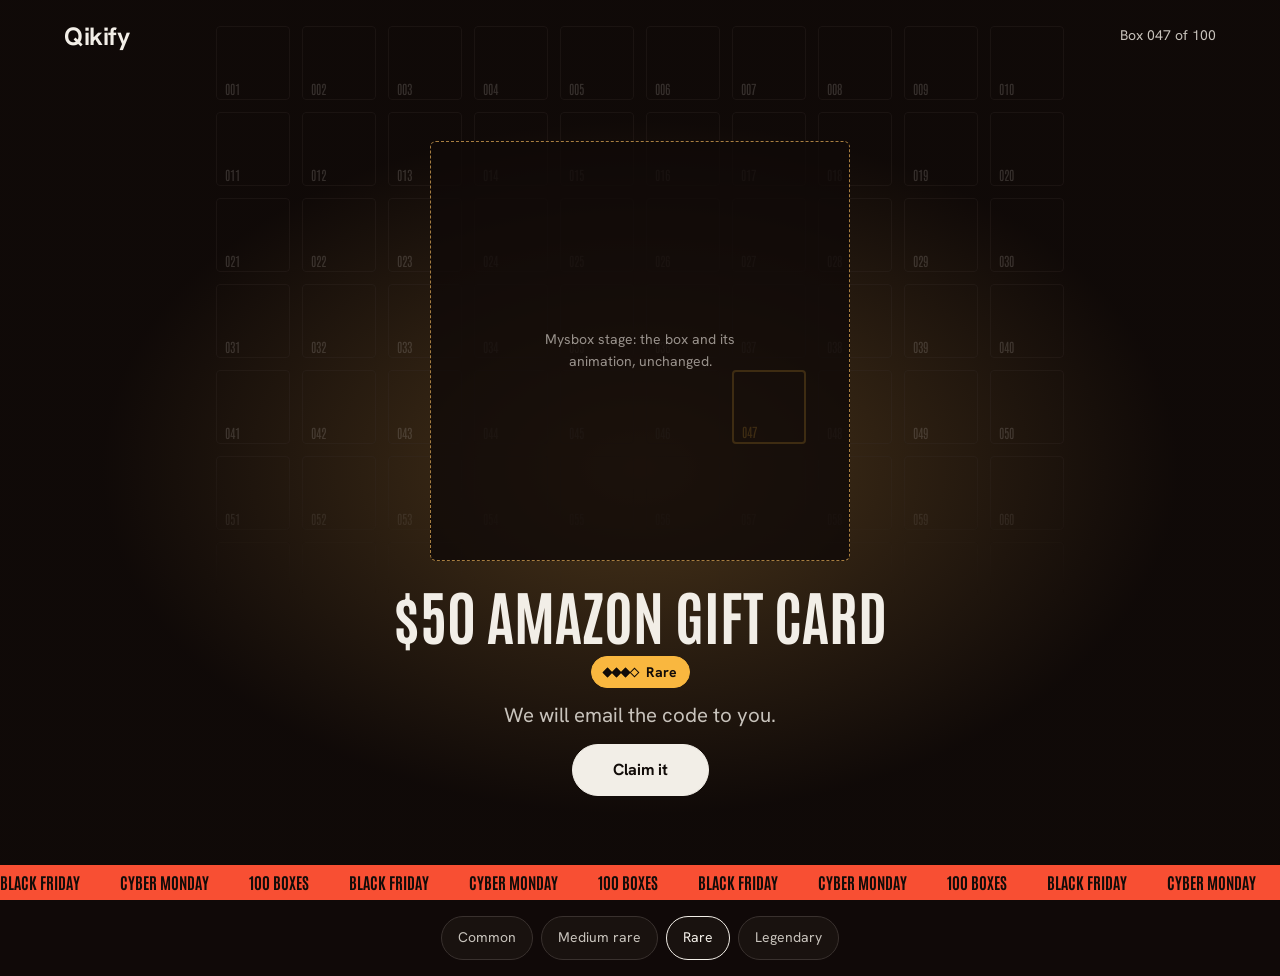
<file: campaigns/qikify-bfcm/reveal.html>
<!doctype html>
<html lang="en">
<head>
<meta charset="utf-8">
<meta name="viewport" content="width=device-width, initial-scale=1">
<title>Qikify Box Reveal</title>
<meta name="description" content="The Black Friday skin around the Mysbox unboxing: background, tier badge and result.">
<link rel="preconnect" href="https://fonts.googleapis.com">
<link rel="preconnect" href="https://fonts.gstatic.com" crossorigin>
<link href="https://fonts.googleapis.com/css2?family=Antonio:wght@700&family=Hanken+Grotesk:wght@400;700&display=swap" rel="stylesheet">
<link rel="stylesheet" href="./campaign.css">
</head>
<body>
<main class="reveal" id="reveal" data-tier="rare">
  <div class="reveal__ghost" aria-hidden="true" id="ghost"></div>

  <header class="container nav">
    <a class="logo" href="./index.html" data-slot="logo" data-alt="Qikify">Qikify</a>
    <p class="small">Box <span class="num" id="boxno">047</span> of 100</p>
  </header>

  <div class="reveal__main">
    <div class="mysbox-stage" data-slot="mysbox" data-alt="Mysbox unboxing">
      <p class="small">Mysbox stage: the box and its animation, unchanged.</p>
    </div>
    <div class="result" aria-live="polite">
      <h1 class="display" id="prize">$50 Amazon gift card</h1>
      <span class="badge badge--rare" id="badge"><span class="pips"><i class="on"></i><i class="on"></i><i class="on"></i><i></i></span><span id="tiername">Rare</span></span>
      <p class="lead" id="note">We will email the code to you.</p>
      <a class="btn" href="#claim" id="claim">Claim it</a>
    </div>
  </div>

  <div class="tape" aria-hidden="true"><span>Black Friday</span><span>Cyber Monday</span><span>100 boxes</span><span>Black Friday</span><span>Cyber Monday</span><span>100 boxes</span><span>Black Friday</span><span>Cyber Monday</span><span>100 boxes</span><span>Black Friday</span><span>Cyber Monday</span><span>100 boxes</span><span>Black Friday</span><span>Cyber Monday</span><span>100 boxes</span><span>Black Friday</span><span>Cyber Monday</span><span>100 boxes</span><span>Black Friday</span><span>Cyber Monday</span><span>100 boxes</span></div>

</main>
  <div class="tier-switch" role="group" aria-label="Preview a tier" id="switch">
    <button type="button" data-t="common" aria-pressed="false">Common</button>
    <button type="button" data-t="medium" aria-pressed="false">Medium rare</button>
    <button type="button" data-t="rare" aria-pressed="true">Rare</button>
    <button type="button" data-t="legendary" aria-pressed="false">Legendary</button>
  </div>

<script>
(function () {
  const T = {
    common: { name: 'Common', pips: 1, cls: '', prize: 'Mysbox discount', note: 'Applied to your store on install.' },
    medium: { name: 'Medium rare', pips: 2, cls: 'badge--medium', prize: 'Tepo discount', note: 'Applied to your store on install.' },
    rare: { name: 'Rare', pips: 3, cls: 'badge--rare', prize: '$50 Amazon gift card', note: 'We will email the code to you.' },
    legendary: { name: 'Legendary', pips: 4, cls: 'badge--legendary', prize: 'Three apps, your pick', note: 'Choose any three Qikify apps.' }
  };
  const root = document.getElementById('reveal');
  const ghost = document.getElementById('ghost');
  function fill(n) {
    ghost.textContent = '';
    for (let i = 1; i <= 100; i++) {
      const sp = document.createElement('span');
      sp.textContent = String(i).padStart(3, '0');
      if (i === n) sp.className = 'is-this';
      ghost.appendChild(sp);
    }
  }
  function set(t) {
    const d = T[t]; if (!d) return;
    root.dataset.tier = t;
    const b = document.getElementById('badge');
    b.className = 'badge ' + d.cls;
    b.querySelectorAll('.pips i').forEach((p, i) => p.classList.toggle('on', i < d.pips));
    document.getElementById('tiername').textContent = d.name;
    document.getElementById('prize').textContent = d.prize;
    document.getElementById('note').textContent = d.note;
    document.querySelectorAll('#switch button').forEach((x) => x.setAttribute('aria-pressed', String(x.dataset.t === t)));
  }
  document.getElementById('switch').addEventListener('click', (e) => { const b = e.target.closest('button'); if (b) set(b.dataset.t); });
  const q = new URLSearchParams(location.search);
  if (q.get('tier')) set(q.get('tier'));
  const box = parseInt(q.get('box') || '47', 10);
  document.getElementById('boxno').textContent = String(box).padStart(3, '0');
  fill(box);
  if (q.has('embed')) document.getElementById('switch').hidden = true;
})();
</script>
</body>
</html>
</file>
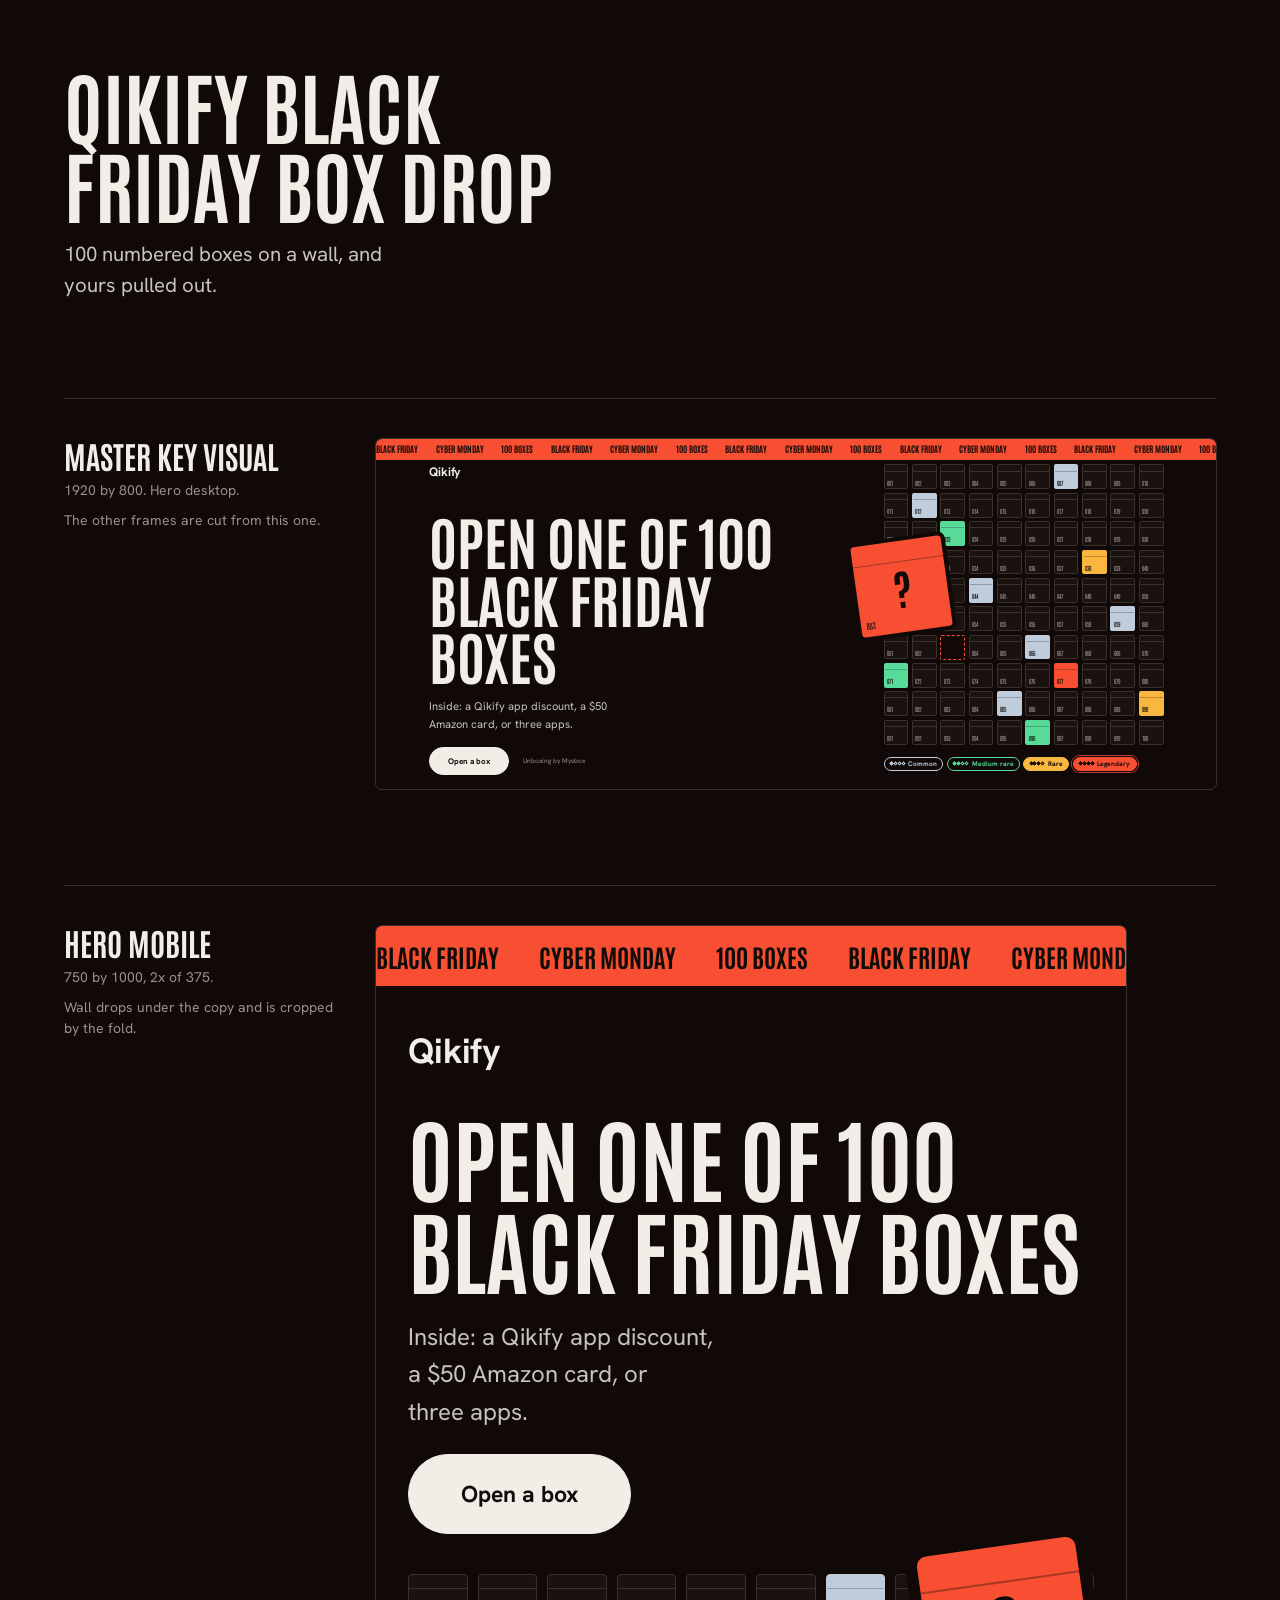
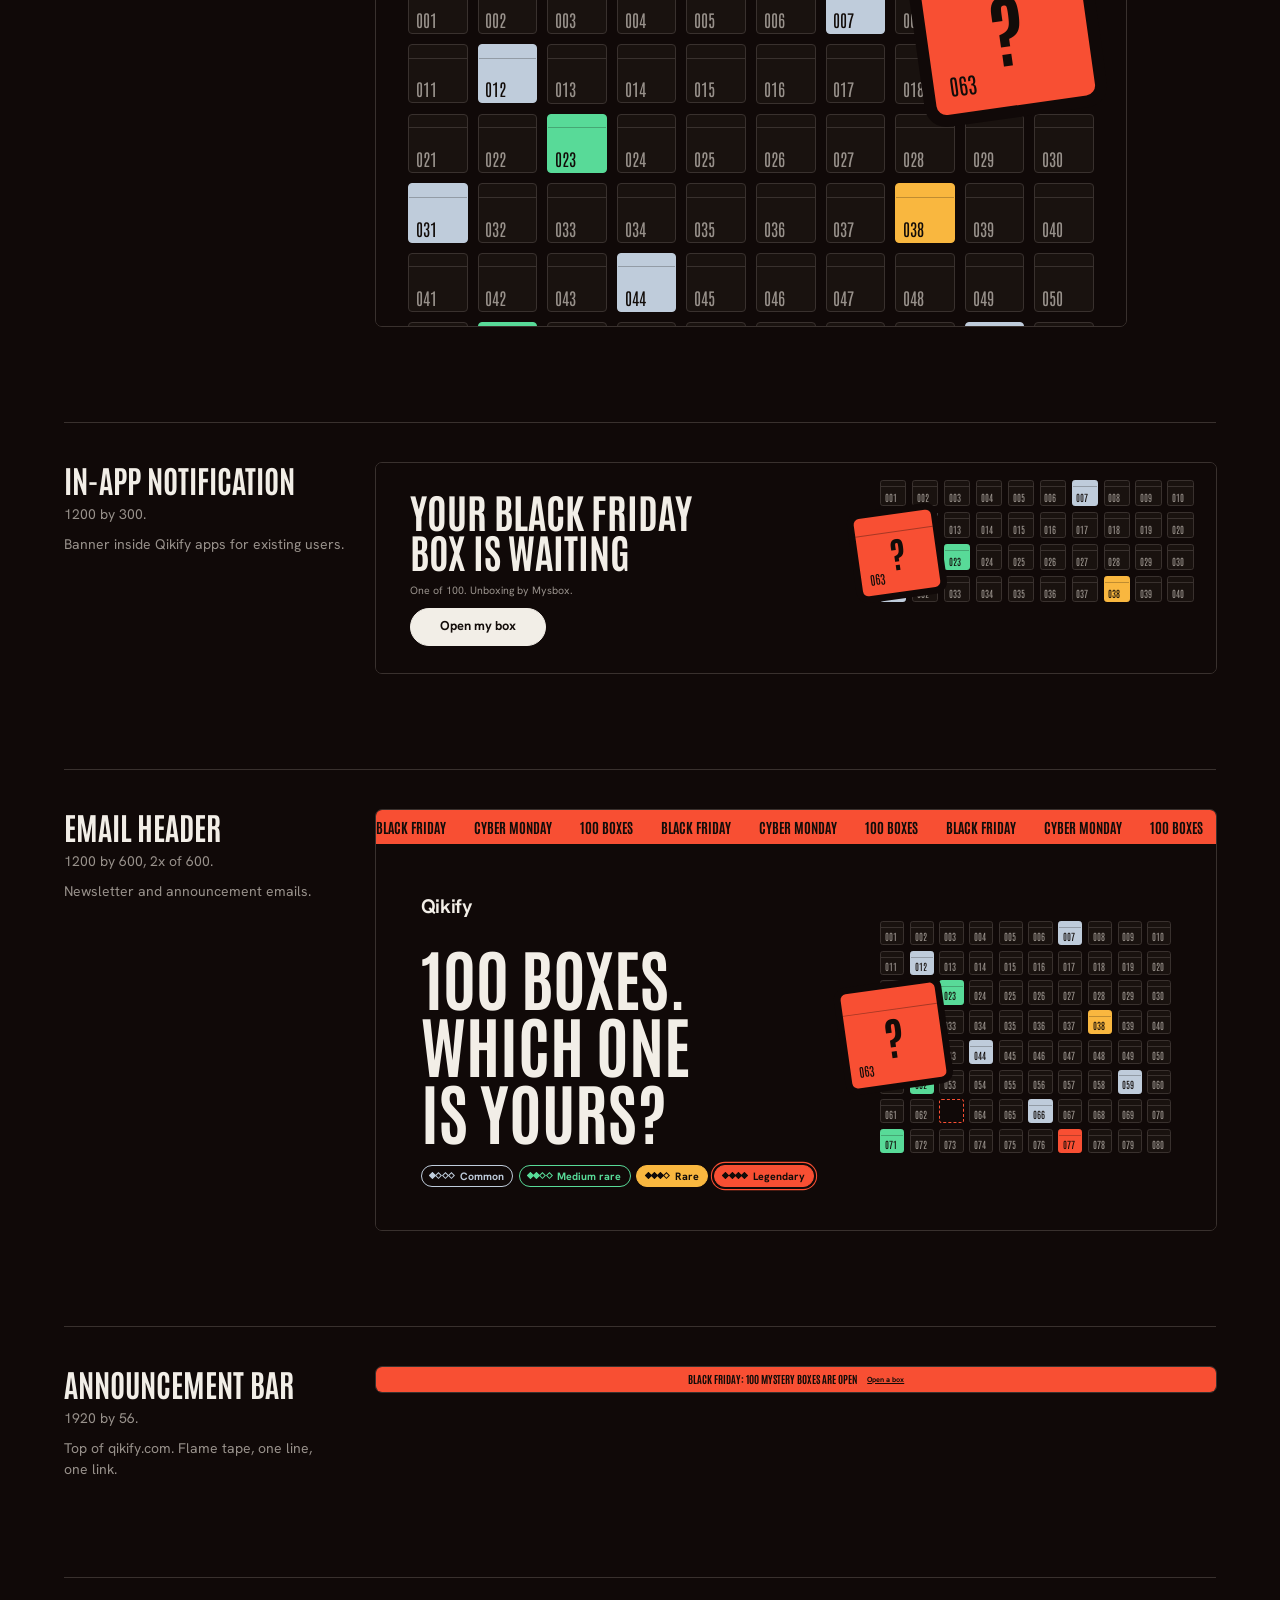
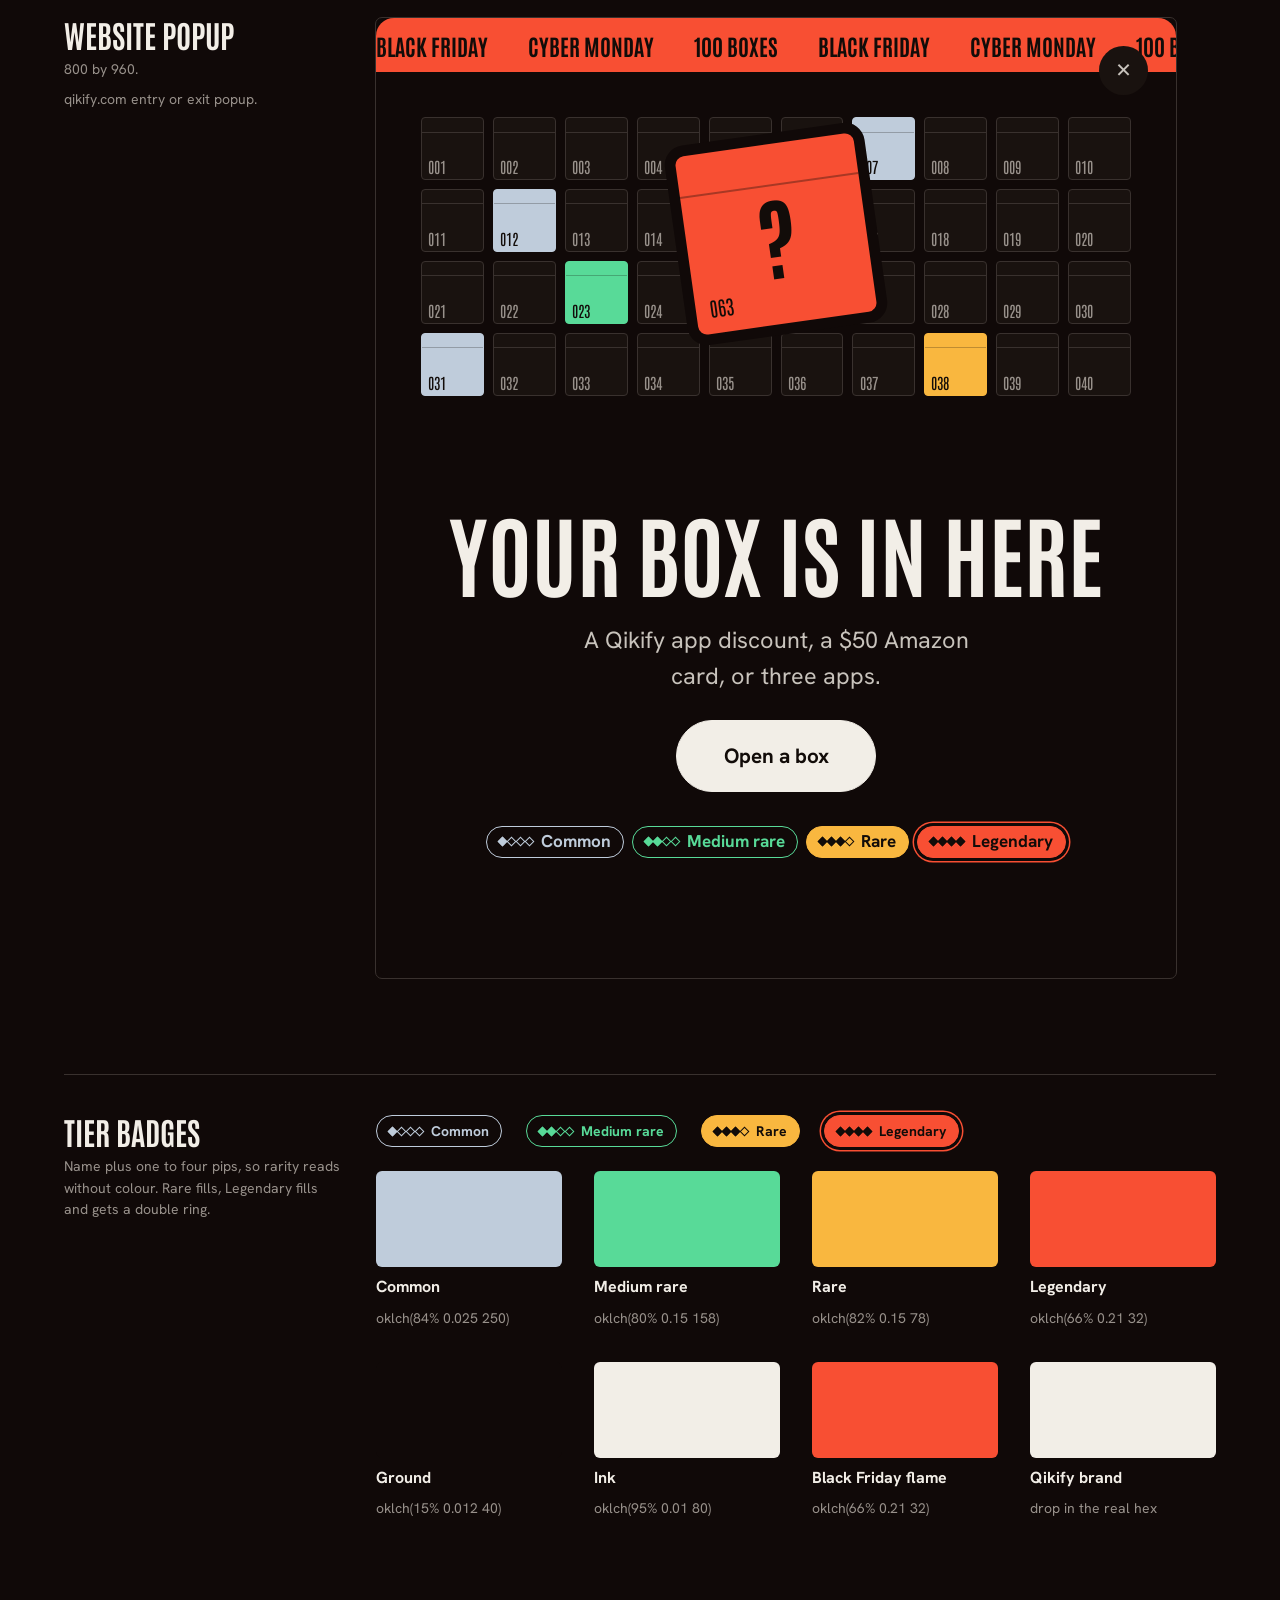
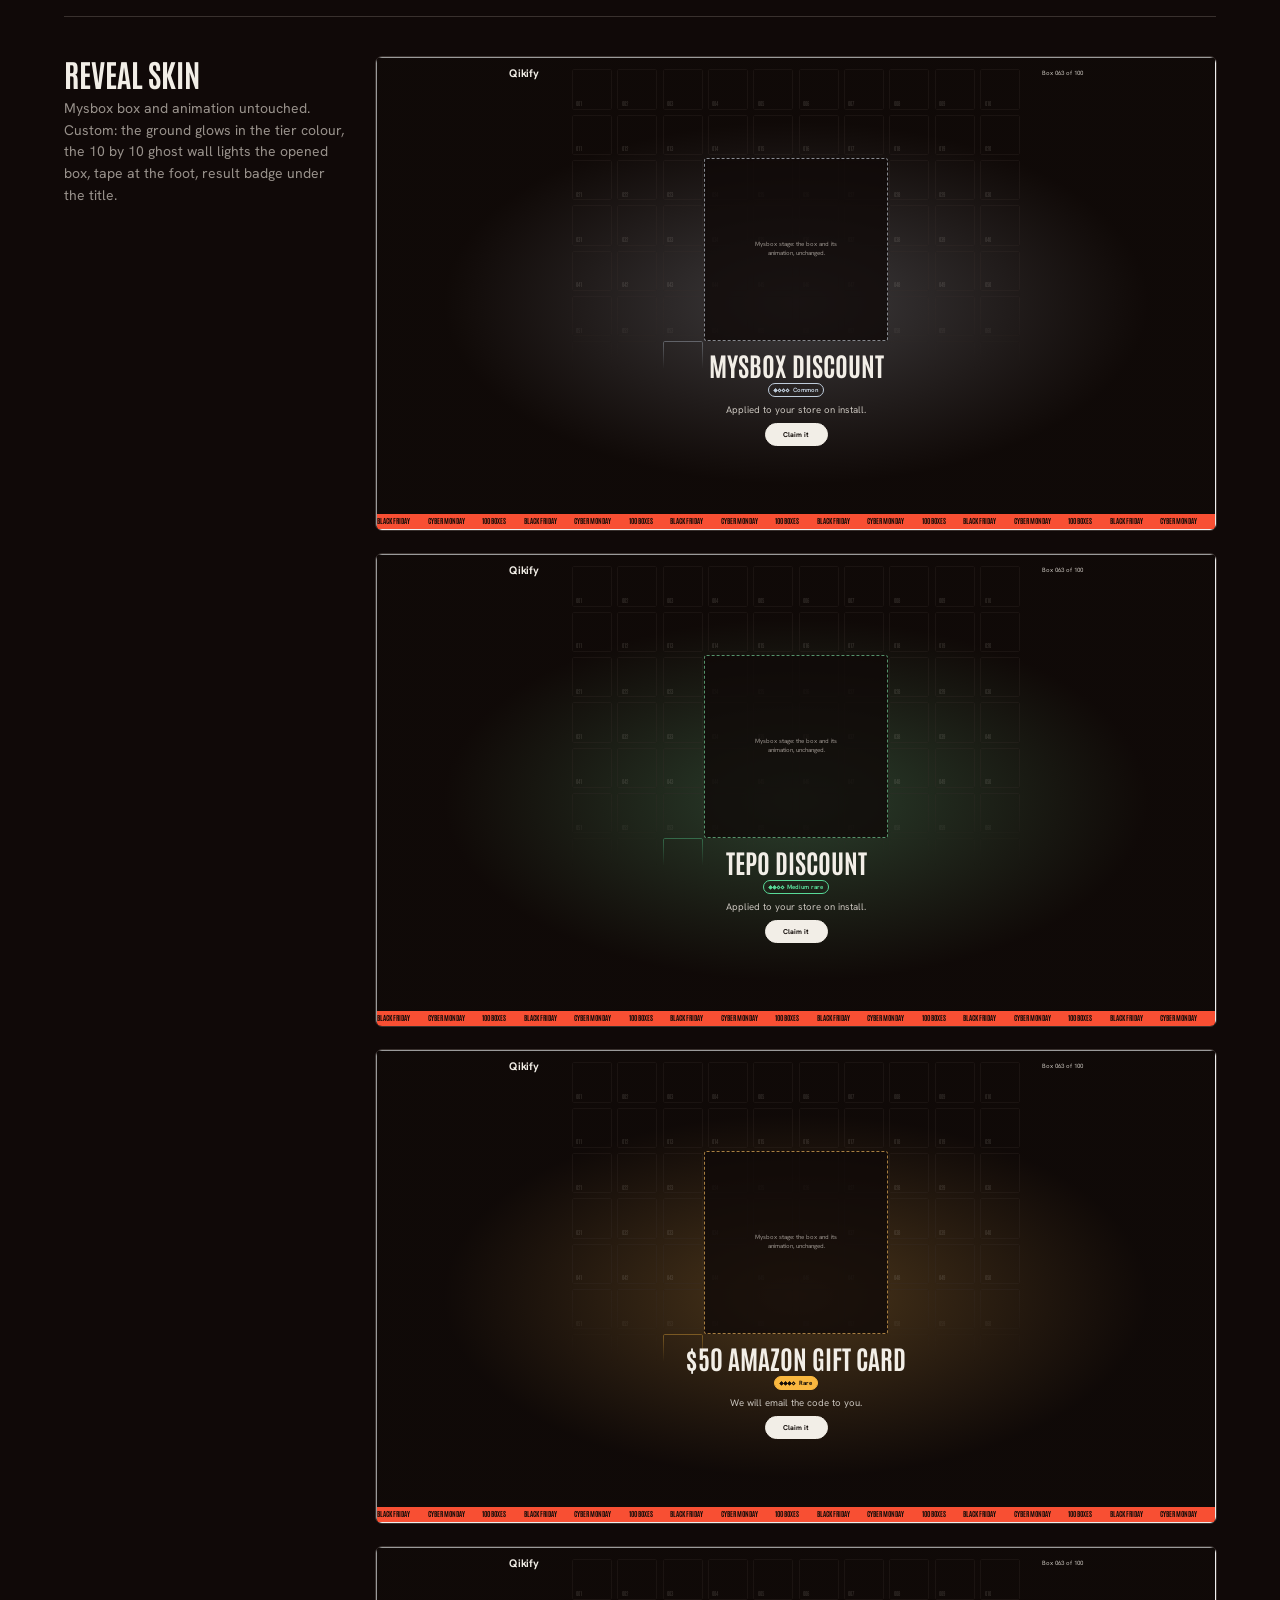
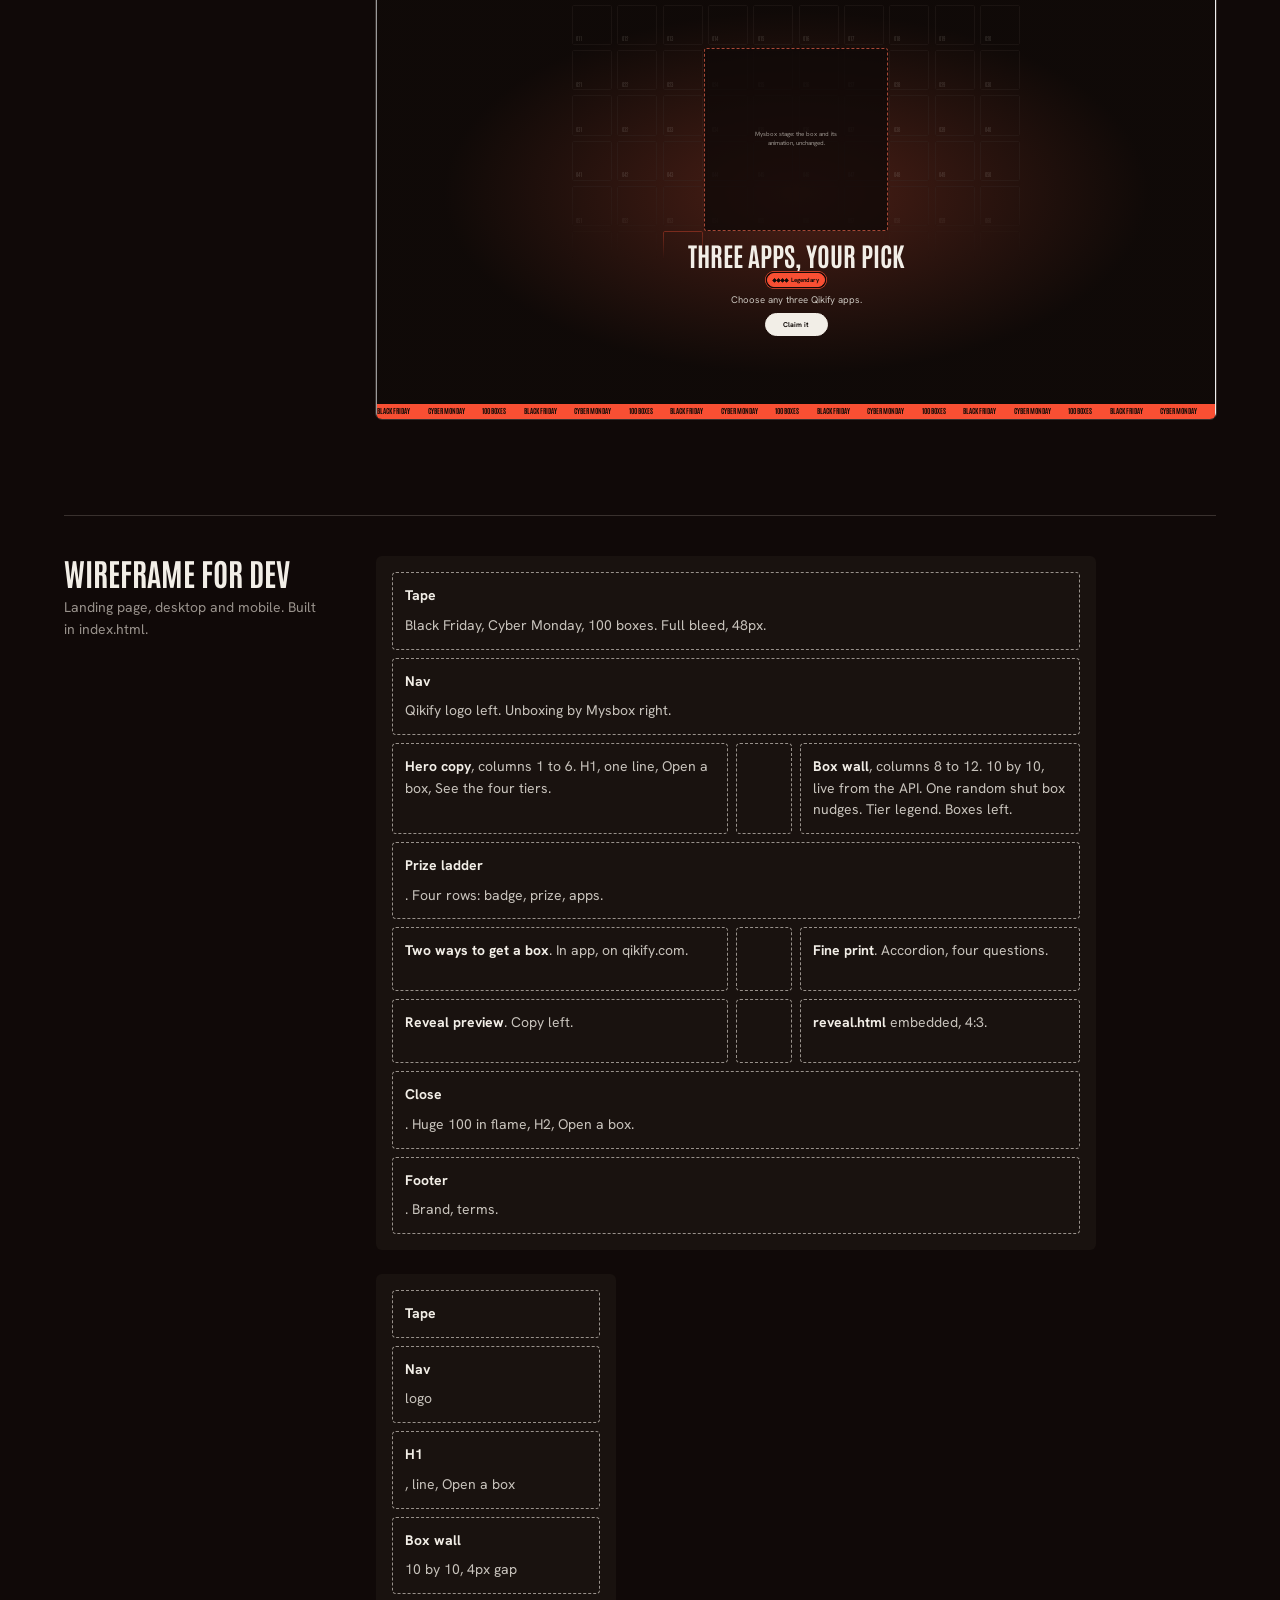
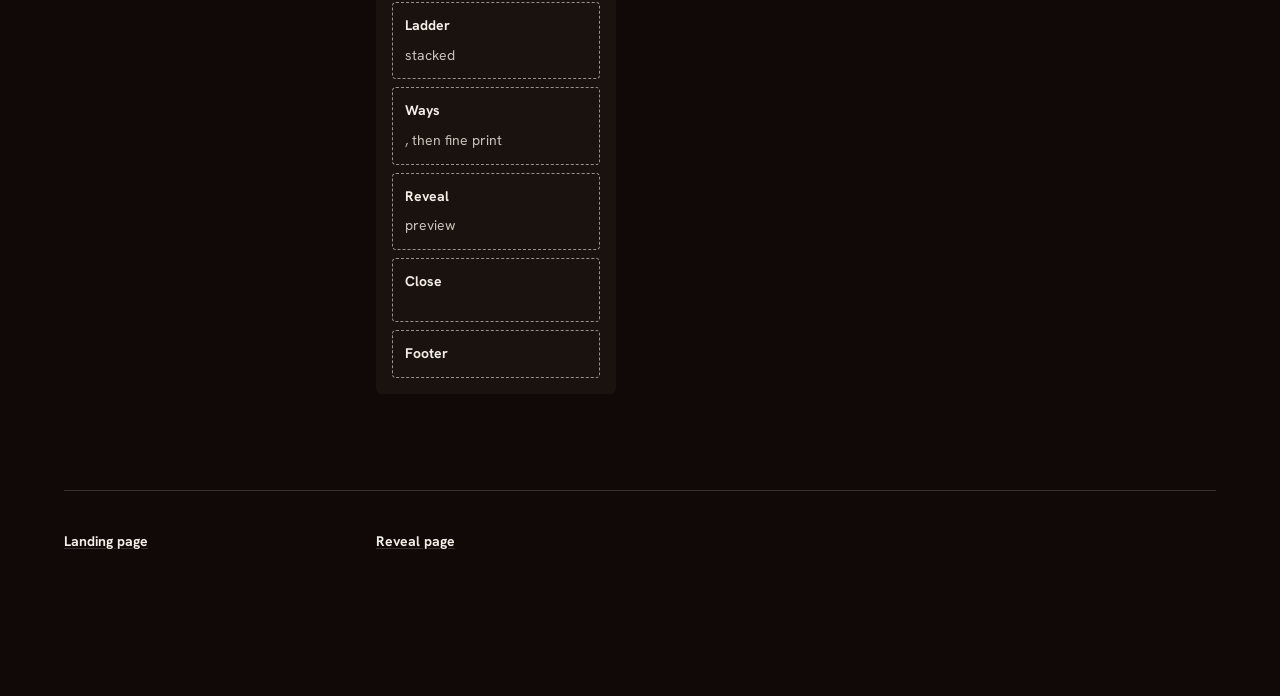
<file: campaigns/qikify-bfcm/standalone/qikify-bfcm-key-visual.html>
<!doctype html>
<html lang="en">
<head>
<meta charset="utf-8">
<meta name="viewport" content="width=device-width, initial-scale=1">
<title>Qikify BFCM Key Visual</title>
<meta name="description" content="The Qikify Black Friday box drop: master key visual, derived frames at export size, tier badges, reveal skin and wireframe.">
<link rel="preconnect" href="https://fonts.googleapis.com">
<link rel="preconnect" href="https://fonts.gstatic.com" crossorigin>
<link href="https://fonts.googleapis.com/css2?family=Antonio:wght@400;700&family=Hanken+Grotesk:wght@400;700&display=swap" rel="stylesheet">
<style>
/* Hallmark · shape: a key visual board, the master KV and its derived frames at export size · genre: playful · theme: custom · job: try · idea: "a limited drop of exactly 100 numbered boxes, each one a ticket you can see go" · vibe: "Black Friday drop, loud, numbered, rare"
 * paper: oklch(15% 0.012 40) · accent: oklch(66% 0.21 32) · display: Antonio · body: Hanken Grotesk · hero: the master KV, 1920 by 800, at the top of the board · nav: none, a board · footer: none · imagery: none, the box wall is the picture · signature: one box pulled out of the 100-box wall, flame, mid-shake
 * axes: dark/display-condensed/chromatic-red · posture: full palette · contrast: pass · fold: pass · v2.0.0 */
/* Hallmark · pre-emit critique: P4 H4 E4 S4 R4 V4 · weakest: H, eight frames on one board; each frame sits alone on its own row with its size and use beside it */
/* Hallmark · waive 59 · kit.html is a spec board of frames, one rhythm on purpose · every spec row sits on the same hairline cadence so frames compare */
/* Hallmark · waive 77 · the announcement bar spec is 1920 by 56 by definition · the bar frame cannot carry more mass than its export size */
/* Hallmark · waive 78 · board spec heads stay small beside the frames · the frames, not the spec labels, are the board's display type */
/* Hallmark · dismissed 72 · badges measure 3px only because the board zooms each frame down; at export size they carry 4px and more */
/* Hallmark · dismissed 58 · the 453-word count includes the text inside the zoomed export frames on the board */
/* Hallmark · dismissed F15 · the gaps differ inside fixed-size export frames, each composed alone, and the board itself uses one */
/* Hallmark · shape: the box wall, a drop page built around 100 numbered boxes · genre: playful · theme: custom · job: try · idea: "a limited drop of exactly 100 numbered boxes, each one a ticket you can see go" · vibe: "Black Friday drop, loud, numbered, rare"
 * paper: oklch(15% 0.012 40) · accent: oklch(66% 0.21 32) · display: Antonio · body: Hanken Grotesk · hero: headline and action left, the 100-box wall right · nav: a logo slot and one action · footer: a slim bar, brand and terms · imagery: none, the box wall and the Mysbox stage are the picture · signature: the wall of 100 numbered boxes, opened ones lit in their tier colour
 * axes: dark/display-condensed/chromatic-red · posture: full palette (ground, ink, flame signal, four tier colours with names and pips) · contrast: pass · fold: pass · v2.0.0 */
/* Hallmark · pre-emit critique: P4 H5 E4 S4 R4 V5 · weakest: S, a box grid could fit any giveaway; numbered 001 to 100 and tied to the four named Qikify tiers so it only reads as this drop */
/* Hallmark · waive 81 · data-slot mysbox on reveal.html holds the Mysbox unboxing itself · the Mysbox box and animation are kept as is and dev mounts them there */
/* Hallmark · dismissed 23 · the flame tape is the declared full palette's Black Friday band, not accent creep */
/* Hallmark · dismissed 25 · the Mysbox stage note is a one-line caption inside the frame, held at 30ch to sit centred */
/* Hallmark · dismissed 40 · the reveal's ghost box numbers are aria-hidden texture behind the stage, not text to read */
/* Hallmark · dismissed F18 · the logo slot is a fixed 120px mark in the nav, sized for Qikify's horizontal logo */
/* Hallmark · brand: Qikify (no spec: qikify.com unreachable from the build container; logo and primary go in data-slot="logo" and --color-brand) */
:root {
  --space-3xs: 2px; --space-2xs: 4px; --space-xs: 8px; --space-sm: 12px; --space-md: 16px; --space-lg: 24px; --space-xl: 40px; --space-2xl: 64px; --space-3xl: 96px; --space-4xl: 144px;
  --text-xs: 0.8125rem; --text-sm: 0.875rem; --text-md: 1rem; --text-lg: 1.25rem; --text-xl: 1.5625rem; --text-2xl: 1.953rem; --text-3xl: 2.441rem;
  --text-display-s: clamp(2.25rem, 4vw + 0.5rem, 3.75rem); --text-display: clamp(2.75rem, 5vw + 1rem, 5.25rem);
  --text-section: clamp(2rem, 2.5vw + 1rem, 3.5rem); --text-title: clamp(1.25rem, 0.75vw + 0.875rem, 1.625rem); --text-lead: clamp(1.125rem, 0.35vw + 1rem, 1.375rem);
  --ease-out: cubic-bezier(0.16, 1, 0.3, 1); --ease-in: cubic-bezier(0.7, 0, 0.84, 0); --ease-in-out: cubic-bezier(0.65, 0, 0.35, 1);
  --dur-micro: 120ms; --dur-short: 220ms; --dur-long: 420ms;
  --color-error: oklch(52% 0.19 27); --color-success: oklch(50% 0.12 150);
  --container: 1440px; --gutter: 64px; --gap-columns: 32px; --section-gap-s: 120px; --section-gap: 144px; --section-gap-l: 176px;
  --z-base: 1; --z-raised: 10; --z-dropdown: 100; --z-sticky: 200; --z-sticky-nav: 300; --z-modal: 400; --z-toast: 500; --z-tooltip: 600;
  /* Black Friday ground: warm black, bone ink. Qikify's own primary is not locked yet (brand fetch blocked): drop it into --color-brand. */
  --color-paper: oklch(15% 0.012 40); --color-paper-2: oklch(19% 0.014 40); --color-paper-3: oklch(24% 0.016 40);
  --color-ink: oklch(95% 0.01 80); --color-ink-2: oklch(82% 0.012 80); --color-muted: oklch(66% 0.012 60);
  --color-rule: oklch(32% 0.014 40);
  --color-accent: oklch(66% 0.21 32); --color-accent-ink: oklch(16% 0.012 40); --color-focus: oklch(68% 0.2 32);
  --color-brand: var(--color-ink);
  /* Rarity ladder: silver, mint, gold, flame. Each tier also carries a name and 1 to 4 pips, so colour is never the only signal. */
  --tier-common: oklch(84% 0.025 250); --tier-medium: oklch(80% 0.15 158); --tier-rare: oklch(82% 0.15 78); --tier-legendary: oklch(66% 0.21 32);
  --tier-ink: oklch(16% 0.012 40);
  --font-display: "Antonio", "Arial Narrow", ui-sans-serif, sans-serif; --font-body: "Hanken Grotesk", ui-sans-serif, system-ui, sans-serif; --font-outlier: var(--font-body);
  --radius-card: 6px; --radius-pill: 999px; --rule-hair: 1px; --shadow-card: none;
  --tracking-display: -0.02em;
}

*, *::before, *::after { box-sizing: border-box; }
html, body { overflow-x: clip; }
html { scrollbar-color: var(--color-muted) var(--color-paper); scroll-padding-top: var(--space-3xl); }
body { margin: 0; background: var(--color-paper); color: var(--color-ink); font-family: var(--font-body); font-size: var(--text-md); line-height: 1.55; -webkit-font-smoothing: antialiased; caret-color: var(--color-accent); }
::selection { background: color-mix(in oklab, var(--color-accent) 22%, transparent); color: var(--color-ink); }
:focus-visible { outline: 2px solid var(--color-focus); outline-offset: 2px; }
a { color: inherit; text-decoration-thickness: 1px; text-underline-offset: 0.16em; }
h1, h2, h3 { margin: 0; font-family: var(--font-display); font-synthesis: none; overflow-wrap: break-word; min-width: 0; text-wrap: balance; }
p { margin: 0; text-wrap: pretty; }
p:not([class]) { max-width: 65ch; }
img, video { max-width: 100%; height: auto; display: block; }
svg { display: block; }
[hidden] { display: none !important; }
button, input, select, textarea { font: inherit; }
.container { width: 100%; max-width: var(--container); margin-inline: auto; padding-inline: var(--gutter); box-sizing: border-box; }
.num, .figure, td.num { font-variant-numeric: tabular-nums; }
.visually-hidden { position: absolute; width: 1px; height: 1px; overflow: hidden; clip-path: inset(50%); white-space: nowrap; }
[data-slot] { position: relative; overflow: hidden; background: linear-gradient(160deg, var(--color-paper-2, var(--color-paper)), var(--color-paper-3, var(--color-paper))); }
[data-slot] > img { position: absolute; inset: 0; width: 100%; height: 100%; object-fit: cover; z-index: 1; }
[data-slot]:has(> img) > :not(img):not([data-keep]) { display: none !important; }
@media (max-width: 60rem) { :root { --gutter: 24px; --section-gap-s: 80px; --section-gap: 96px; --section-gap-l: 120px; } }
@media (max-width: 40rem) { :root { --gutter: 16px; --section-gap-s: 56px; --section-gap: 72px; --section-gap-l: 96px; --gap-columns: 16px; } }
@media (prefers-reduced-motion: reduce) { *:not(.keep-motion), *:not(.keep-motion)::before, *:not(.keep-motion)::after { animation-duration: 0.01ms !important; animation-iteration-count: 1 !important; transition-duration: 0.01ms !important; scroll-behavior: auto !important; } }


/* Type */
.display { font-family: var(--font-display); font-weight: 700; text-transform: uppercase; letter-spacing: 0; line-height: 1; }
h1.display { font-size: clamp(3.5rem, 6.2vw, 6.5rem); max-width: 14ch; }
h2.display { font-size: var(--text-section); line-height: 1.02; max-width: 22ch; }
.lead { font-size: var(--text-lead); color: var(--color-ink-2); max-width: 34ch; }
.small { font-size: var(--text-sm); color: var(--color-muted); }

/* Controls */
.btn { display: inline-flex; align-items: center; justify-content: center; gap: var(--space-xs); min-height: 52px; padding: 0 var(--space-xl); border: 1px solid var(--color-ink); border-radius: var(--radius-pill); background: var(--color-ink); color: var(--tier-ink); font: 700 var(--text-md)/1 var(--font-body); white-space: nowrap; text-decoration: none; cursor: pointer; transition: background-color var(--dur-short) var(--ease-out), transform var(--dur-micro) var(--ease-out); }
.btn:hover { background: var(--color-ink-2); }
.btn:active { transform: translateY(1px); }
.btn:focus-visible { outline: 2px solid var(--color-focus); outline-offset: 3px; }
.btn:disabled, .btn[aria-disabled="true"] { opacity: 0.55; cursor: not-allowed; transform: none; }
.btn[aria-busy="true"] { cursor: progress; }
.link { color: var(--color-ink); font-weight: 700; text-decoration: underline; text-decoration-color: var(--color-rule); transition: text-decoration-color var(--dur-short) var(--ease-out); }
.link:hover { text-decoration-color: var(--color-accent); }
.link:focus-visible { outline: 2px solid var(--color-focus); outline-offset: 2px; }
@media (prefers-reduced-motion: reduce) { .btn, .link { transition: none; } }

/* Logo slot: Qikify's real mark replaces the text fallback */
.logo { display: inline-flex; align-items: center; width: 120px; aspect-ratio: 15 / 4; background: none; font: 700 var(--text-xl)/1 var(--font-body); color: var(--color-brand); text-decoration: none; letter-spacing: -0.02em; }
.logo > img { object-fit: contain; object-position: left center; }
.logo:focus-visible { outline: 2px solid var(--color-focus); outline-offset: 4px; }

/* Tier badge: name plus 1 to 4 pips, so rarity reads without colour */
.badge { --t: var(--tier-common); display: inline-flex; align-items: center; gap: var(--space-xs); min-height: 32px; padding: 0 var(--space-sm); border: 1.5px solid var(--t); border-radius: var(--radius-pill); color: var(--t); font: 700 var(--text-sm)/1 var(--font-body); white-space: nowrap; }
.badge .pips { display: inline-flex; gap: var(--space-3xs); }
.badge .pips i { width: 7px; height: 7px; transform: rotate(45deg); border: 1.5px solid currentColor; }
.badge .pips i.on { background: currentColor; }
.badge--medium { --t: var(--tier-medium); }
.badge--rare { --t: var(--tier-rare); background: var(--t); color: var(--tier-ink); }
.badge--legendary { --t: var(--tier-legendary); background: var(--t); color: var(--color-accent-ink); box-shadow: 0 0 0 3px var(--color-paper), 0 0 0 4.5px var(--t); }

/* The box wall: 100 numbered boxes */
.wall { display: grid; grid-template-columns: repeat(10, minmax(0, 1fr)); gap: var(--space-xs); margin: 0; padding: 0; list-style: none; }
.box { --t: var(--color-rule); position: relative; aspect-ratio: 1; display: grid; place-items: end start; padding: var(--space-2xs); border: 1px solid var(--color-rule); border-radius: 4px; background: var(--color-paper-2); color: var(--color-muted); font: 400 clamp(0.6875rem, 0.8vw, 0.8125rem)/1 var(--font-display); font-variant-numeric: tabular-nums; }
.box::before { content: ""; position: absolute; inset: 22% 0 auto; border-top: 1px solid var(--color-rule); }
.box[data-tier] { background: var(--t); border-color: var(--t); color: var(--tier-ink); }
.box[data-tier]::before { border-color: color-mix(in oklab, var(--tier-ink) 25%, transparent); }
.box[data-tier="common"] { --t: var(--tier-common); }
.box[data-tier="medium"] { --t: var(--tier-medium); }
.box[data-tier="rare"] { --t: var(--tier-rare); }
.box[data-tier="legendary"] { --t: var(--tier-legendary); color: var(--color-accent-ink); }

.box.is-next { border-color: var(--color-accent); color: var(--color-ink); animation: nudge 2.4s var(--ease-in-out) infinite; }
@keyframes nudge { 0%, 70%, 100% { transform: rotate(0); } 76% { transform: rotate(-6deg); } 82% { transform: rotate(5deg); } 88% { transform: rotate(-3deg); } 94% { transform: rotate(2deg); } }
@media (prefers-reduced-motion: reduce) { .box.is-next { animation: none; } }
.legend { display: flex; flex-wrap: wrap; gap: var(--space-xs); margin: var(--space-xs) 0 0; padding: 0; list-style: none; }

/* Black Friday tape: the campaign's one pattern */
.tape { display: flex; gap: var(--space-xl); overflow: hidden; padding: var(--space-xs) 0; background: var(--color-accent); color: var(--color-accent-ink); font: 700 var(--text-md)/1.2 var(--font-display); text-transform: uppercase; white-space: nowrap; }
.tape span { flex-shrink: 0; }

/* ---------- Landing page ---------- */
.nav { display: flex; align-items: center; justify-content: space-between; gap: var(--space-lg); min-height: 72px; }
.nav .small a { color: var(--color-ink-2); }

.hero { display: grid; grid-template-columns: repeat(12, minmax(0, 1fr)); gap: var(--gap-columns); align-items: center; min-height: min(728px, calc(100svh - 112px)); padding-block: var(--space-xl) var(--space-2xl); }
.hero__copy { grid-column: 1 / span 6; display: grid; gap: var(--space-lg); justify-items: start; }
.hero__actions { display: flex; flex-wrap: wrap; align-items: center; gap: var(--space-lg); margin-top: var(--space-xs); }
.hero__wall { grid-column: 8 / span 5; display: grid; gap: var(--space-sm); }
.hero__wall .small { display: flex; justify-content: space-between; gap: var(--space-md); }
.engine { display: inline-flex; align-items: center; gap: var(--space-xs); }

.section { padding-block: var(--section-gap-s); border-top: 1px solid var(--color-rule); }
.section__head { display: grid; gap: var(--space-md); margin-bottom: var(--space-2xl); }

.ladder { display: grid; margin: 0; padding: 0; list-style: none; }
.rung { --t: var(--tier-common); display: grid; grid-template-columns: minmax(0, 3fr) minmax(0, 5fr) minmax(0, 4fr); gap: var(--gap-columns); align-items: center; padding-block: var(--space-xl); border-top: 1px solid var(--color-rule); }
.rung:last-child { border-bottom: 1px solid var(--color-rule); }
.rung > .badge { justify-self: start; }
.rung__prize { font-family: var(--font-display); font-weight: 700; text-transform: uppercase; font-size: var(--text-3xl); line-height: 1; color: var(--t); }
.rung__apps { display: flex; flex-wrap: wrap; gap: var(--space-xs); margin: 0; padding: 0; list-style: none; }
.rung__apps li { padding: var(--space-2xs) var(--space-sm); border-radius: var(--radius-card); background: var(--color-paper-2); color: var(--color-ink-2); font-size: var(--text-sm); }
.rung--medium { --t: var(--tier-medium); }
.rung--rare { --t: var(--tier-rare); }
.rung--legendary { --t: var(--tier-legendary); }
.rung--legendary .rung > .badge { justify-self: start; }
.rung__prize { font-size: var(--text-section); }

.split { display: grid; grid-template-columns: minmax(0, 5fr) minmax(0, 7fr); gap: var(--space-3xl); align-items: start; }
.split__ways { display: grid; gap: var(--space-md); }
.split__ways h2 { margin-bottom: var(--space-lg); }
.faq__title { margin-bottom: var(--space-md); font-family: var(--font-display); font-weight: 700; text-transform: uppercase; font-size: var(--text-2xl); }
.way { display: grid; gap: var(--space-md); align-content: start; padding: var(--space-xl); border-radius: var(--radius-card); background: var(--color-paper-2); }
.way h3 { font-family: var(--font-display); font-weight: 700; text-transform: uppercase; font-size: var(--text-2xl); line-height: 1.05; }

.stage-preview { display: grid; grid-template-columns: minmax(0, 5fr) minmax(0, 7fr); gap: var(--gap-columns); align-items: center; }
.stage-preview__copy { display: grid; gap: var(--space-md); justify-items: start; }

.faq { display: grid; }
.faq details { border-top: 1px solid var(--color-rule); }
.faq details:last-child { border-bottom: 1px solid var(--color-rule); }
.faq summary { display: flex; justify-content: space-between; gap: var(--space-md); padding-block: var(--space-lg); font-weight: 700; font-size: var(--text-lg); cursor: pointer; list-style: none; }
.faq summary::-webkit-details-marker { display: none; }
.faq summary::after { content: "+"; color: var(--color-muted); }
.faq details[open] summary::after { content: "\2212"; }
.faq summary:focus-visible { outline: 2px solid var(--color-focus); outline-offset: 2px; }
.faq details p { padding-bottom: var(--space-lg); color: var(--color-ink-2); }
.tbc { color: var(--tier-rare); }

.close { display: grid; grid-template-columns: minmax(0, 7fr) minmax(0, 5fr); gap: var(--gap-columns); align-items: end; }
.close__num { font-family: var(--font-display); font-weight: 700; font-size: clamp(10rem, 26vw, 24rem); line-height: 0.8; color: var(--color-accent); font-variant-numeric: tabular-nums; }
.close__copy { display: grid; gap: var(--space-lg); justify-items: start; padding-bottom: var(--space-md); }

.footer { display: flex; flex-wrap: wrap; justify-content: space-between; gap: var(--space-md); padding-block: var(--space-xl); border-top: 1px solid var(--color-rule); }

@media (max-width: 60rem) {
  .hero { grid-template-columns: minmax(0, 1fr); min-height: 0; gap: var(--space-xl); padding-top: var(--space-md); }
  .hero__copy, .hero__wall { grid-column: 1; }
  .rung { grid-template-columns: minmax(0, 1fr); gap: var(--space-sm); }
  .split, .stage-preview, .close { grid-template-columns: minmax(0, 1fr); }
  .split { gap: var(--space-2xl); }
}
@media (max-width: 40rem) {
  .nav .small { display: none; }
  .wall { gap: var(--space-2xs); }
  .way { padding: var(--space-lg); }
}

/* ---------- Reveal page (custom skin around the Mysbox stage) ---------- */
.reveal { --t: var(--tier-legendary); position: relative; min-height: 100svh; display: grid; grid-template-rows: auto 1fr auto; isolation: isolate; background: radial-gradient(60% 55% at 50% 52%, color-mix(in oklab, var(--t) 30%, var(--color-paper)), var(--color-paper) 70%); }
.reveal[data-tier="common"] { --t: var(--tier-common); }
.reveal[data-tier="medium"] { --t: var(--tier-medium); }
.reveal[data-tier="rare"] { --t: var(--tier-rare); }
.reveal__ghost { --cell: min(calc((100svh - var(--space-xl)) / 10 - var(--space-sm)), calc((100vw - var(--space-xl)) / 10 - var(--space-sm))); position: absolute; inset: 0; z-index: -1; display: grid; grid-template-columns: repeat(10, var(--cell)); grid-auto-rows: var(--cell); justify-content: center; align-content: center; gap: var(--space-sm); overflow: hidden; pointer-events: none; mask-image: linear-gradient(var(--color-paper) 50%, transparent 66%); }
.reveal__ghost span { display: grid; place-items: end start; padding: var(--space-2xs) var(--space-xs); border: 1px solid var(--color-rule); border-radius: 4px; color: var(--color-muted); font: 400 var(--text-xs)/1 var(--font-display); opacity: 0.28; }
.reveal__ghost span.is-this { opacity: 1; border: 2px solid var(--t); color: var(--t); }
.reveal .nav .small { color: var(--color-ink-2); }
.reveal__main { display: grid; justify-items: center; align-content: center; gap: var(--space-lg); padding: var(--space-xl) var(--gutter); text-align: center; }
.mysbox-stage { width: min(560px, 100%); aspect-ratio: 1; display: grid; place-items: center; border: 1.5px dashed color-mix(in oklab, var(--t) 60%, var(--color-rule)); border-radius: var(--radius-card); background: color-mix(in oklab, var(--color-paper) 80%, transparent); color: var(--color-muted); }
.mysbox-stage p { max-width: 30ch; }
.stage-frame { pointer-events: none; width: 100%; aspect-ratio: 4 / 3; border: 1px solid var(--color-rule); border-radius: var(--radius-card); background: var(--color-paper); }
.stage-frame:focus-visible { outline: 2px solid var(--color-focus); outline-offset: 2px; }
.reveal__main .mysbox-stage { width: min(420px, 100%); }
.result { display: grid; justify-items: center; gap: var(--space-sm); }
.result .display { font-size: var(--text-display-s); max-width: 18ch; }
.tier-switch { display: flex; flex-wrap: wrap; justify-content: center; gap: var(--space-xs); padding: var(--space-md); }
.tier-switch button { min-height: 44px; padding: 0 var(--space-md); border: 1px solid var(--color-rule); border-radius: var(--radius-pill); background: var(--color-paper-2); color: var(--color-ink-2); font-size: var(--text-sm); cursor: pointer; transition: border-color var(--dur-short) var(--ease-out); }
.tier-switch button:hover { border-color: var(--color-ink-2); }
.tier-switch button[aria-pressed="true"] { border-color: var(--color-ink); color: var(--color-ink); }
.tier-switch button:focus-visible { outline: 2px solid var(--color-focus); outline-offset: 2px; }
.box.is-gone { background: transparent; border-style: dashed; border-color: var(--color-accent); color: transparent; }
.box.is-gone::before { border: 0; }


/* Board */
.board { display: grid; gap: var(--space-3xl); padding-block: var(--space-2xl) var(--space-4xl); }
.board__head { display: grid; gap: var(--space-md); }
.spec { display: grid; grid-template-columns: minmax(0, 3fr) minmax(0, 9fr); gap: var(--gap-columns); align-items: start; padding-top: var(--space-xl); border-top: 1px solid var(--color-rule); }
.spec__meta { display: grid; gap: var(--space-xs); }
.spec__meta h2 { font-family: var(--font-display); font-weight: 700; text-transform: uppercase; font-size: var(--text-2xl); line-height: 1.05; }
.spec__body { min-width: 0; display: grid; gap: var(--space-lg); }
.fit { width: max-content; max-width: 100%; overflow: hidden; border-radius: var(--radius-card); outline: 1px solid var(--color-rule); }
.fit > .f { zoom: var(--z, 0.45); }
.row { display: flex; flex-wrap: wrap; gap: var(--space-lg); align-items: flex-start; }

/* Frames: fixed export sizes. Inside, everything is in em so a frame scales as one picture. */
.f { --t: var(--tier-legendary); position: relative; overflow: hidden; display: grid; grid-template-columns: minmax(0, 1fr); background: var(--color-paper); color: var(--color-ink); font-size: 16px; isolation: isolate; }
.f--kv { width: 1920px; height: 800px; }
.f--mobile { width: 750px; height: 1000px; font-size: 20px; }
.f--inapp { width: 1200px; height: 300px; }
.f--email { width: 1200px; height: 600px; }
.f--bar { width: 1920px; height: 56px; }
.f--popup { width: 800px; height: 960px; font-size: 18px; }
.f--reveal { width: 1920px; height: 1080px; }

.f .tape { padding: 0.6em 0; font-size: 1.25em; }
.f .logo { width: 7.5em; height: 2em; font-size: 1em; }
.f .logo { font-size: 1.75em; width: auto; }
.f .small { font-size: 0.95em; }
.f .btn { min-height: 3.5em; padding: 0 2.25em; font-size: 1.15em; }
.f .badge { font-size: 0.95em; padding-block: var(--space-2xs); }
.f h1, .f h2 { font-family: var(--font-display); font-weight: 700; text-transform: uppercase; line-height: 1; letter-spacing: 0; }

/* The lifted box: one box pulled out of the wall, mid-shake */
.f .wall { gap: 0.5em; }
.f .box { font-size: 0.85em; padding: 0.3em 0.4em; }
.lift { position: absolute; display: grid; place-items: center; aspect-ratio: 1; border-radius: 0.5em; background: var(--color-accent); color: var(--color-accent-ink); transform: rotate(-8deg); box-shadow: 0 0 0 0.6em var(--color-paper); font-family: var(--font-display); font-weight: 700; }
.lift::before { content: ""; position: absolute; inset: 22% 0 auto; border-top: 0.12em solid color-mix(in oklab, var(--color-accent-ink) 35%, transparent); }
.lift b { font-size: 3.6em; line-height: 1; }
.lift span { position: absolute; left: 0.7em; bottom: 0.5em; font-size: 1.1em; font-weight: 400; }

/* KV master 1920 x 800 */
.kv { grid-template-rows: max-content 1fr; }
.kv__body { display: grid; grid-template-columns: minmax(0, 1fr) 40em; gap: 7em; align-items: center; padding: 0 7.5em 3em; }
.kv__copy { display: grid; gap: 2em; justify-items: start; }
.kv__copy .logo { margin-bottom: 1em; }
.kv__copy h1 { font-size: 8.25em; }
.kv__copy .lead { font-size: 1.6em; max-width: 30ch; }
.kv__actions { display: flex; align-items: center; gap: 2em; }
.kv__art { position: relative; }
.kv__art .lift { width: 13em; top: 11em; left: -4em; }
.kv__art .lift b { font-size: 6em; }
.kv__meta { display: flex; justify-content: space-between; margin-top: 1.25em; color: var(--color-muted); }

/* Mobile 750 x 1000 */
.mob { grid-template-rows: max-content max-content 1fr; }
.mob__copy { display: grid; gap: 1.2em; justify-items: start; padding: 1.5em 1.6em 0; }
.mob__copy h1 { font-size: 4.6em; }
.mob__copy .lead { font-size: 1.2em; max-width: 26ch; }
.mob__art { position: relative; padding: 2em 1.6em 0; }
.mob__art .lift { width: 8em; top: 0.6em; right: 2em; }
.mob__art .lift b { font-size: 4em; }

/* In-app notification 1200 x 300 */
.inapp { grid-template-columns: minmax(0, 1fr) 30em; }
.inapp__copy { display: grid; gap: 0.9em; align-content: center; justify-items: start; padding: 0 3em; }
.inapp__copy h2 { font-size: 3.6em; }
.inapp__copy .btn { min-height: 2.9em; }
.inapp__art { position: relative; padding: 1.5em 2em 0 0; }
.inapp__art .lift { width: 7em; top: 4.5em; left: -2em; }
.inapp__art .lift b { font-size: 3.2em; }

/* Email header 1200 x 600 */
.email { grid-template-rows: max-content 1fr; }
.email__body { display: grid; grid-template-columns: 1fr 26em; gap: 3em; align-items: center; padding: 0 4em; }
.email__copy { display: grid; gap: 1.4em; justify-items: start; }
.email__copy h1 { font-size: 6em; }
.email__art { position: relative; }
.email__art .lift { width: 8.5em; top: 6em; left: -3em; }
.email__art .lift b { font-size: 4em; }

/* Announcement bar 1920 x 56 */
.bar { display: flex; align-items: center; justify-content: center; gap: 1.5em; background: var(--color-accent); color: var(--color-accent-ink); }
.bar p { font: 700 1.5em/1 var(--font-display); text-transform: uppercase; }
.bar a { color: var(--color-accent-ink); font-weight: 700; font-size: 1.05em; text-decoration: underline; text-underline-offset: 0.2em; }

/* Popup 800 x 960 */
.pop { grid-template-rows: max-content max-content 1fr; border-radius: 1em; }
.pop__art { position: relative; padding: 2.5em 2.5em 0; }
.pop__art .lift { width: 10em; top: 4em; left: 50%; margin-left: -5em; }
.pop__art .lift b { font-size: 5em; }
.pop__copy { display: grid; gap: 1.4em; justify-items: center; align-content: center; padding: 2em 3em 2.5em; text-align: center; }
.pop__copy h2 { font-size: 5em; }
.pop__copy .lead { font-size: 1.3em; }
.pop__close { position: absolute; top: 1.4em; right: 1.4em; z-index: 2; display: grid; place-items: center; width: 2.5em; height: 2.5em; border-radius: var(--radius-pill); background: var(--color-paper-2); color: var(--color-ink-2); font-size: 1.1em; }
.pop .legend { justify-content: center; }

/* Wireframe */
.wf { display: grid; gap: var(--space-xs); padding: var(--space-md); border-radius: var(--radius-card); background: var(--color-paper-2); font-size: var(--text-sm); color: var(--color-ink-2); }
.wf > div { display: grid; gap: var(--space-xs); padding: var(--space-sm); border: 1px dashed var(--color-muted); border-radius: 4px; }
.wf .cols { grid-template-columns: minmax(0, 6fr) minmax(0, 1fr) minmax(0, 5fr); border: 0; padding: 0; }
.wf .cols > span, .wf .blk { padding: var(--space-sm); border: 1px dashed var(--color-muted); border-radius: 4px; min-height: 64px; }
.wf--desk { width: min(100%, 720px); }
.wf--mob { width: 240px; }
.wf b { color: var(--color-ink); }

/* Swatches */
.swatches { display: grid; grid-template-columns: repeat(4, minmax(0, 1fr)); gap: var(--gap-columns); }
.swatch { display: grid; gap: var(--space-xs); }
.swatch i { display: block; height: 96px; border-radius: var(--radius-card); background: var(--s); }
.swatch code { color: var(--color-muted); font-family: var(--font-body); font-size: var(--text-sm); }

/* Export mode: one frame, unscaled, alone */
body.export { background: var(--color-paper); }
body.export .board > :not(.is-export), body.export .spec__meta { display: none; }
body.export .board { padding: 0; max-width: none; }
body.export .spec { display: block; padding: 0; border: 0; }
body.export .fit { outline: 0; border-radius: 0; width: max-content; max-width: none; }
body.export .fit > .f { zoom: 1; }
body.export .spec__body > :not(.is-export) { display: none; }

@media (max-width: 60rem) {
  .spec { grid-template-columns: minmax(0, 1fr); }
  .swatches { grid-template-columns: repeat(2, minmax(0, 1fr)); }
}
@media (prefers-reduced-motion: no-preference) {
  .board .lift { animation: shake 2.6s var(--ease-in-out) infinite; }
  @keyframes shake { 0%, 72%, 100% { transform: rotate(-8deg); } 78% { transform: rotate(-14deg); } 84% { transform: rotate(-3deg); } 90% { transform: rotate(-11deg); } 95% { transform: rotate(-6deg); } }
}
body.export .lift { animation: none; }
</style>
</head>
<body>
<main class="container board">
  <header class="board__head">
    <h1 class="display">Qikify Black Friday box drop</h1>
    <p class="lead">100 numbered boxes on a wall, and yours pulled out.</p>
  </header>

  <section class="spec" id="kv" aria-labelledby="kv-t">
    <div class="spec__meta">
      <h2 id="kv-t">Master key visual</h2>
      <p class="small">1920 by 800. Hero desktop.</p>
      <p class="small">The other frames are cut from this one.</p>
    </div>
    <div class="spec__body">
      <div class="fit is-export" style="--z: 0.6"><div class="f f--kv kv" data-frame="kv-hero-desktop-1920x800">
  <div class="tape" aria-hidden="true"><span>Black Friday</span><span>Cyber Monday</span><span>100 boxes</span><span>Black Friday</span><span>Cyber Monday</span><span>100 boxes</span><span>Black Friday</span><span>Cyber Monday</span><span>100 boxes</span><span>Black Friday</span><span>Cyber Monday</span><span>100 boxes</span><span>Black Friday</span><span>Cyber Monday</span><span>100 boxes</span><span>Black Friday</span><span>Cyber Monday</span><span>100 boxes</span><span>Black Friday</span><span>Cyber Monday</span><span>100 boxes</span><span>Black Friday</span><span>Cyber Monday</span><span>100 boxes</span></div>
  <div class="kv__body">
    <div class="kv__copy">
      <span class="logo" data-slot="logo" data-alt="Qikify">Qikify</span>
      <h1>Open one of 100<br>Black Friday boxes</h1>
      <p class="lead">Inside: a Qikify app discount, a $50 Amazon card, or three apps.</p>
      <div class="kv__actions"><span class="btn">Open a box</span><span class="small">Unboxing by Mysbox</span></div>
    </div>
    <div class="kv__art"><ol class="wall" aria-hidden="true"><li class="box">001</li><li class="box">002</li><li class="box">003</li><li class="box">004</li><li class="box">005</li><li class="box">006</li><li class="box" data-tier="common">007</li><li class="box">008</li><li class="box">009</li><li class="box">010</li><li class="box">011</li><li class="box" data-tier="common">012</li><li class="box">013</li><li class="box">014</li><li class="box">015</li><li class="box">016</li><li class="box">017</li><li class="box">018</li><li class="box">019</li><li class="box">020</li><li class="box">021</li><li class="box">022</li><li class="box" data-tier="medium">023</li><li class="box">024</li><li class="box">025</li><li class="box">026</li><li class="box">027</li><li class="box">028</li><li class="box">029</li><li class="box">030</li><li class="box" data-tier="common">031</li><li class="box">032</li><li class="box">033</li><li class="box">034</li><li class="box">035</li><li class="box">036</li><li class="box">037</li><li class="box" data-tier="rare">038</li><li class="box">039</li><li class="box">040</li><li class="box">041</li><li class="box">042</li><li class="box">043</li><li class="box" data-tier="common">044</li><li class="box">045</li><li class="box">046</li><li class="box">047</li><li class="box">048</li><li class="box">049</li><li class="box">050</li><li class="box">051</li><li class="box" data-tier="medium">052</li><li class="box">053</li><li class="box">054</li><li class="box">055</li><li class="box">056</li><li class="box">057</li><li class="box">058</li><li class="box" data-tier="common">059</li><li class="box">060</li><li class="box">061</li><li class="box">062</li><li class="box is-gone">063</li><li class="box">064</li><li class="box">065</li><li class="box" data-tier="common">066</li><li class="box">067</li><li class="box">068</li><li class="box">069</li><li class="box">070</li><li class="box" data-tier="medium">071</li><li class="box">072</li><li class="box">073</li><li class="box">074</li><li class="box">075</li><li class="box">076</li><li class="box" data-tier="legendary">077</li><li class="box">078</li><li class="box">079</li><li class="box">080</li><li class="box">081</li><li class="box">082</li><li class="box">083</li><li class="box">084</li><li class="box" data-tier="common">085</li><li class="box">086</li><li class="box">087</li><li class="box">088</li><li class="box">089</li><li class="box" data-tier="rare">090</li><li class="box">091</li><li class="box">092</li><li class="box">093</li><li class="box">094</li><li class="box">095</li><li class="box" data-tier="medium">096</li><li class="box">097</li><li class="box">098</li><li class="box">099</li><li class="box">100</li></ol><div class="lift" aria-hidden="true"><b>?</b><span>063</span></div><div class="kv__meta"><ul class="legend"><li><span class="badge"><span class="pips"><i class="on"></i><i></i><i></i><i></i></span>Common</span></li><li><span class="badge badge--medium"><span class="pips"><i class="on"></i><i class="on"></i><i></i><i></i></span>Medium rare</span></li><li><span class="badge badge--rare"><span class="pips"><i class="on"></i><i class="on"></i><i class="on"></i><i></i></span>Rare</span></li><li><span class="badge badge--legendary"><span class="pips"><i class="on"></i><i class="on"></i><i class="on"></i><i class="on"></i></span>Legendary</span></li></ul></div></div>
  </div>
</div></div>
    </div>
  </section>

  <section class="spec" id="mobile" aria-labelledby="mobile-t">
    <div class="spec__meta">
      <h2 id="mobile-t">Hero mobile</h2>
      <p class="small">750 by 1000, 2x of 375.</p>
      <p class="small">Wall drops under the copy and is cropped by the fold.</p>
    </div>
    <div class="spec__body">
      <div class="fit is-export" style="--z: 0.6"><div class="f f--mobile mob" data-frame="kv-hero-mobile-750x1000">
  <div class="tape" aria-hidden="true"><span>Black Friday</span><span>Cyber Monday</span><span>100 boxes</span><span>Black Friday</span><span>Cyber Monday</span><span>100 boxes</span><span>Black Friday</span><span>Cyber Monday</span><span>100 boxes</span><span>Black Friday</span><span>Cyber Monday</span><span>100 boxes</span><span>Black Friday</span><span>Cyber Monday</span><span>100 boxes</span><span>Black Friday</span><span>Cyber Monday</span><span>100 boxes</span><span>Black Friday</span><span>Cyber Monday</span><span>100 boxes</span><span>Black Friday</span><span>Cyber Monday</span><span>100 boxes</span></div>
  <div class="mob__copy">
    <span class="logo" data-slot="logo" data-alt="Qikify">Qikify</span>
    <h1>Open one of 100 Black Friday boxes</h1>
    <p class="lead">Inside: a Qikify app discount, a $50 Amazon card, or three apps.</p>
    <span class="btn">Open a box</span>
  </div>
  <div class="mob__art"><ol class="wall" aria-hidden="true"><li class="box">001</li><li class="box">002</li><li class="box">003</li><li class="box">004</li><li class="box">005</li><li class="box">006</li><li class="box" data-tier="common">007</li><li class="box">008</li><li class="box">009</li><li class="box">010</li><li class="box">011</li><li class="box" data-tier="common">012</li><li class="box">013</li><li class="box">014</li><li class="box">015</li><li class="box">016</li><li class="box">017</li><li class="box">018</li><li class="box">019</li><li class="box">020</li><li class="box">021</li><li class="box">022</li><li class="box" data-tier="medium">023</li><li class="box">024</li><li class="box">025</li><li class="box">026</li><li class="box">027</li><li class="box">028</li><li class="box">029</li><li class="box">030</li><li class="box" data-tier="common">031</li><li class="box">032</li><li class="box">033</li><li class="box">034</li><li class="box">035</li><li class="box">036</li><li class="box">037</li><li class="box" data-tier="rare">038</li><li class="box">039</li><li class="box">040</li><li class="box">041</li><li class="box">042</li><li class="box">043</li><li class="box" data-tier="common">044</li><li class="box">045</li><li class="box">046</li><li class="box">047</li><li class="box">048</li><li class="box">049</li><li class="box">050</li><li class="box">051</li><li class="box" data-tier="medium">052</li><li class="box">053</li><li class="box">054</li><li class="box">055</li><li class="box">056</li><li class="box">057</li><li class="box">058</li><li class="box" data-tier="common">059</li><li class="box">060</li></ol><div class="lift" aria-hidden="true"><b>?</b><span>063</span></div></div>
</div></div>
    </div>
  </section>

  <section class="spec" id="inapp" aria-labelledby="inapp-t">
    <div class="spec__meta">
      <h2 id="inapp-t">In-app notification</h2>
      <p class="small">1200 by 300.</p>
      <p class="small">Banner inside Qikify apps for existing users.</p>
    </div>
    <div class="spec__body">
      <div class="fit is-export" style="--z: 0.8"><div class="f f--inapp inapp" data-frame="inapp-banner-1200x300">
  <div class="inapp__copy">
    <h2>Your Black Friday box is waiting</h2>
    <p class="small">One of 100. Unboxing by Mysbox.</p>
    <span class="btn">Open my box</span>
  </div>
  <div class="inapp__art"><ol class="wall" aria-hidden="true"><li class="box">001</li><li class="box">002</li><li class="box">003</li><li class="box">004</li><li class="box">005</li><li class="box">006</li><li class="box" data-tier="common">007</li><li class="box">008</li><li class="box">009</li><li class="box">010</li><li class="box">011</li><li class="box" data-tier="common">012</li><li class="box">013</li><li class="box">014</li><li class="box">015</li><li class="box">016</li><li class="box">017</li><li class="box">018</li><li class="box">019</li><li class="box">020</li><li class="box">021</li><li class="box">022</li><li class="box" data-tier="medium">023</li><li class="box">024</li><li class="box">025</li><li class="box">026</li><li class="box">027</li><li class="box">028</li><li class="box">029</li><li class="box">030</li><li class="box" data-tier="common">031</li><li class="box">032</li><li class="box">033</li><li class="box">034</li><li class="box">035</li><li class="box">036</li><li class="box">037</li><li class="box" data-tier="rare">038</li><li class="box">039</li><li class="box">040</li></ol><div class="lift" aria-hidden="true"><b>?</b><span>063</span></div></div>
</div></div>
    </div>
  </section>

  <section class="spec" id="email" aria-labelledby="email-t">
    <div class="spec__meta">
      <h2 id="email-t">Email header</h2>
      <p class="small">1200 by 600, 2x of 600.</p>
      <p class="small">Newsletter and announcement emails.</p>
    </div>
    <div class="spec__body">
      <div class="fit is-export" style="--z: 0.8"><div class="f f--email email" data-frame="email-header-1200x600">
  <div class="tape" aria-hidden="true"><span>Black Friday</span><span>Cyber Monday</span><span>100 boxes</span><span>Black Friday</span><span>Cyber Monday</span><span>100 boxes</span><span>Black Friday</span><span>Cyber Monday</span><span>100 boxes</span><span>Black Friday</span><span>Cyber Monday</span><span>100 boxes</span><span>Black Friday</span><span>Cyber Monday</span><span>100 boxes</span><span>Black Friday</span><span>Cyber Monday</span><span>100 boxes</span><span>Black Friday</span><span>Cyber Monday</span><span>100 boxes</span><span>Black Friday</span><span>Cyber Monday</span><span>100 boxes</span></div>
  <div class="email__body">
    <div class="email__copy">
      <span class="logo" data-slot="logo" data-alt="Qikify">Qikify</span>
      <h1>100 boxes. Which one is yours?</h1>
      <ul class="legend"><li><span class="badge"><span class="pips"><i class="on"></i><i></i><i></i><i></i></span>Common</span></li><li><span class="badge badge--medium"><span class="pips"><i class="on"></i><i class="on"></i><i></i><i></i></span>Medium rare</span></li><li><span class="badge badge--rare"><span class="pips"><i class="on"></i><i class="on"></i><i class="on"></i><i></i></span>Rare</span></li><li><span class="badge badge--legendary"><span class="pips"><i class="on"></i><i class="on"></i><i class="on"></i><i class="on"></i></span>Legendary</span></li></ul>
    </div>
    <div class="email__art"><ol class="wall" aria-hidden="true"><li class="box">001</li><li class="box">002</li><li class="box">003</li><li class="box">004</li><li class="box">005</li><li class="box">006</li><li class="box" data-tier="common">007</li><li class="box">008</li><li class="box">009</li><li class="box">010</li><li class="box">011</li><li class="box" data-tier="common">012</li><li class="box">013</li><li class="box">014</li><li class="box">015</li><li class="box">016</li><li class="box">017</li><li class="box">018</li><li class="box">019</li><li class="box">020</li><li class="box">021</li><li class="box">022</li><li class="box" data-tier="medium">023</li><li class="box">024</li><li class="box">025</li><li class="box">026</li><li class="box">027</li><li class="box">028</li><li class="box">029</li><li class="box">030</li><li class="box" data-tier="common">031</li><li class="box">032</li><li class="box">033</li><li class="box">034</li><li class="box">035</li><li class="box">036</li><li class="box">037</li><li class="box" data-tier="rare">038</li><li class="box">039</li><li class="box">040</li><li class="box">041</li><li class="box">042</li><li class="box">043</li><li class="box" data-tier="common">044</li><li class="box">045</li><li class="box">046</li><li class="box">047</li><li class="box">048</li><li class="box">049</li><li class="box">050</li><li class="box">051</li><li class="box" data-tier="medium">052</li><li class="box">053</li><li class="box">054</li><li class="box">055</li><li class="box">056</li><li class="box">057</li><li class="box">058</li><li class="box" data-tier="common">059</li><li class="box">060</li><li class="box">061</li><li class="box">062</li><li class="box is-gone">063</li><li class="box">064</li><li class="box">065</li><li class="box" data-tier="common">066</li><li class="box">067</li><li class="box">068</li><li class="box">069</li><li class="box">070</li><li class="box" data-tier="medium">071</li><li class="box">072</li><li class="box">073</li><li class="box">074</li><li class="box">075</li><li class="box">076</li><li class="box" data-tier="legendary">077</li><li class="box">078</li><li class="box">079</li><li class="box">080</li></ol><div class="lift" aria-hidden="true"><b>?</b><span>063</span></div></div>
  </div>
</div></div>
    </div>
  </section>

  <section class="spec" id="bar" aria-labelledby="bar-t">
    <div class="spec__meta">
      <h2 id="bar-t">Announcement bar</h2>
      <p class="small">1920 by 56.</p>
      <p class="small">Top of qikify.com. Flame tape, one line, one link.</p>
    </div>
    <div class="spec__body">
      <div class="fit is-export" style="--z: 0.5"><div class="f f--bar bar" data-frame="announcement-bar-1920x56">
  <p>Black Friday: 100 mystery boxes are open</p><a>Open a box</a>
</div></div>
    </div>
  </section>

  <section class="spec" id="popup" aria-labelledby="popup-t">
    <div class="spec__meta">
      <h2 id="popup-t">Website popup</h2>
      <p class="small">800 by 960.</p>
      <p class="small">qikify.com entry or exit popup.</p>
    </div>
    <div class="spec__body">
      <div class="fit is-export" style="--z: 0.6"><div class="f f--popup pop" data-frame="popup-800x960">
  <div class="tape" aria-hidden="true"><span>Black Friday</span><span>Cyber Monday</span><span>100 boxes</span><span>Black Friday</span><span>Cyber Monday</span><span>100 boxes</span><span>Black Friday</span><span>Cyber Monday</span><span>100 boxes</span><span>Black Friday</span><span>Cyber Monday</span><span>100 boxes</span><span>Black Friday</span><span>Cyber Monday</span><span>100 boxes</span><span>Black Friday</span><span>Cyber Monday</span><span>100 boxes</span><span>Black Friday</span><span>Cyber Monday</span><span>100 boxes</span><span>Black Friday</span><span>Cyber Monday</span><span>100 boxes</span></div>
  <span class="pop__close" aria-hidden="true">&#x2715;</span>
  <div class="pop__art"><ol class="wall" aria-hidden="true"><li class="box">001</li><li class="box">002</li><li class="box">003</li><li class="box">004</li><li class="box">005</li><li class="box">006</li><li class="box" data-tier="common">007</li><li class="box">008</li><li class="box">009</li><li class="box">010</li><li class="box">011</li><li class="box" data-tier="common">012</li><li class="box">013</li><li class="box">014</li><li class="box">015</li><li class="box">016</li><li class="box">017</li><li class="box">018</li><li class="box">019</li><li class="box">020</li><li class="box">021</li><li class="box">022</li><li class="box" data-tier="medium">023</li><li class="box">024</li><li class="box">025</li><li class="box">026</li><li class="box">027</li><li class="box">028</li><li class="box">029</li><li class="box">030</li><li class="box" data-tier="common">031</li><li class="box">032</li><li class="box">033</li><li class="box">034</li><li class="box">035</li><li class="box">036</li><li class="box">037</li><li class="box" data-tier="rare">038</li><li class="box">039</li><li class="box">040</li></ol><div class="lift" aria-hidden="true"><b>?</b><span>063</span></div></div>
  <div class="pop__copy">
    <h2>Your box is in here</h2>
    <p class="lead">A Qikify app discount, a $50 Amazon card, or three apps.</p>
    <span class="btn">Open a box</span>
    <ul class="legend"><li><span class="badge"><span class="pips"><i class="on"></i><i></i><i></i><i></i></span>Common</span></li><li><span class="badge badge--medium"><span class="pips"><i class="on"></i><i class="on"></i><i></i><i></i></span>Medium rare</span></li><li><span class="badge badge--rare"><span class="pips"><i class="on"></i><i class="on"></i><i class="on"></i><i></i></span>Rare</span></li><li><span class="badge badge--legendary"><span class="pips"><i class="on"></i><i class="on"></i><i class="on"></i><i class="on"></i></span>Legendary</span></li></ul>
  </div>
</div></div>
    </div>
  </section>
  <section class="spec" id="tiers" aria-labelledby="tiers-t">
    <div class="spec__meta"><h2 id="tiers-t">Tier badges</h2><p class="small">Name plus one to four pips, so rarity reads without colour. Rare fills, Legendary fills and gets a double ring.</p></div>
    <div class="spec__body"><div class="row"><span class="badge"><span class="pips"><i class="on"></i><i></i><i></i><i></i></span>Common</span><span class="badge badge--medium"><span class="pips"><i class="on"></i><i class="on"></i><i></i><i></i></span>Medium rare</span><span class="badge badge--rare"><span class="pips"><i class="on"></i><i class="on"></i><i class="on"></i><i></i></span>Rare</span><span class="badge badge--legendary"><span class="pips"><i class="on"></i><i class="on"></i><i class="on"></i><i class="on"></i></span>Legendary</span></div><div class="swatches"><div class="swatch" style="--s: var(--tier-common)"><i></i><p><b>Common</b></p><code>oklch(84% 0.025 250)</code></div><div class="swatch" style="--s: var(--tier-medium)"><i></i><p><b>Medium rare</b></p><code>oklch(80% 0.15 158)</code></div><div class="swatch" style="--s: var(--tier-rare)"><i></i><p><b>Rare</b></p><code>oklch(82% 0.15 78)</code></div><div class="swatch" style="--s: var(--tier-legendary)"><i></i><p><b>Legendary</b></p><code>oklch(66% 0.21 32)</code></div><div class="swatch" style="--s: var(--color-paper)"><i></i><p><b>Ground</b></p><code>oklch(15% 0.012 40)</code></div><div class="swatch" style="--s: var(--color-ink)"><i></i><p><b>Ink</b></p><code>oklch(95% 0.01 80)</code></div><div class="swatch" style="--s: var(--color-accent)"><i></i><p><b>Black Friday flame</b></p><code>oklch(66% 0.21 32)</code></div><div class="swatch" style="--s: var(--color-brand)"><i></i><p><b>Qikify brand</b></p><code>drop in the real hex</code></div></div></div>
  </section>
  <section class="spec" id="reveal-skin" aria-labelledby="reveal-t">
    <div class="spec__meta"><h2 id="reveal-t">Reveal skin</h2><p class="small">Mysbox box and animation untouched. Custom: the ground glows in the tier colour, the 10 by 10 ghost wall lights the opened box, tape at the foot, result badge under the title.</p></div>
    <div class="spec__body">
      <div class="fit is-export" style="--z: 0.42"><iframe class="f f--reveal" srcdoc="&lt;!doctype html&gt;
&lt;html lang=&quot;en&quot;&gt;
&lt;head&gt;
&lt;meta charset=&quot;utf-8&quot;&gt;
&lt;meta name=&quot;viewport&quot; content=&quot;width=device-width, initial-scale=1&quot;&gt;
&lt;title&gt;Qikify Box Reveal&lt;/title&gt;
&lt;meta name=&quot;description&quot; content=&quot;The Black Friday skin around the Mysbox unboxing: background, tier badge and result.&quot;&gt;
&lt;link rel=&quot;preconnect&quot; href=&quot;https://fonts.googleapis.com&quot;&gt;
&lt;link rel=&quot;preconnect&quot; href=&quot;https://fonts.gstatic.com&quot; crossorigin&gt;
&lt;link href=&quot;https://fonts.googleapis.com/css2?family=Antonio:wght@700&amp;family=Hanken+Grotesk:wght@400;700&amp;display=swap&quot; rel=&quot;stylesheet&quot;&gt;
&lt;style&gt;
/* Hallmark · shape: the box wall, a drop page built around 100 numbered boxes · genre: playful · theme: custom · job: try · idea: &quot;a limited drop of exactly 100 numbered boxes, each one a ticket you can see go&quot; · vibe: &quot;Black Friday drop, loud, numbered, rare&quot;
 * paper: oklch(15% 0.012 40) · accent: oklch(66% 0.21 32) · display: Antonio · body: Hanken Grotesk · hero: headline and action left, the 100-box wall right · nav: a logo slot and one action · footer: a slim bar, brand and terms · imagery: none, the box wall and the Mysbox stage are the picture · signature: the wall of 100 numbered boxes, opened ones lit in their tier colour
 * axes: dark/display-condensed/chromatic-red · posture: full palette (ground, ink, flame signal, four tier colours with names and pips) · contrast: pass · fold: pass · v2.0.0 */
/* Hallmark · pre-emit critique: P4 H5 E4 S4 R4 V5 · weakest: S, a box grid could fit any giveaway; numbered 001 to 100 and tied to the four named Qikify tiers so it only reads as this drop */
/* Hallmark · waive 81 · data-slot mysbox on reveal.html holds the Mysbox unboxing itself · the Mysbox box and animation are kept as is and dev mounts them there */
/* Hallmark · dismissed 23 · the flame tape is the declared full palette&#x27;s Black Friday band, not accent creep */
/* Hallmark · dismissed 25 · the Mysbox stage note is a one-line caption inside the frame, held at 30ch to sit centred */
/* Hallmark · dismissed 40 · the reveal&#x27;s ghost box numbers are aria-hidden texture behind the stage, not text to read */
/* Hallmark · dismissed F18 · the logo slot is a fixed 120px mark in the nav, sized for Qikify&#x27;s horizontal logo */
/* Hallmark · brand: Qikify (no spec: qikify.com unreachable from the build container; logo and primary go in data-slot=&quot;logo&quot; and --color-brand) */
:root {
  --space-3xs: 2px; --space-2xs: 4px; --space-xs: 8px; --space-sm: 12px; --space-md: 16px; --space-lg: 24px; --space-xl: 40px; --space-2xl: 64px; --space-3xl: 96px; --space-4xl: 144px;
  --text-xs: 0.8125rem; --text-sm: 0.875rem; --text-md: 1rem; --text-lg: 1.25rem; --text-xl: 1.5625rem; --text-2xl: 1.953rem; --text-3xl: 2.441rem;
  --text-display-s: clamp(2.25rem, 4vw + 0.5rem, 3.75rem); --text-display: clamp(2.75rem, 5vw + 1rem, 5.25rem);
  --text-section: clamp(2rem, 2.5vw + 1rem, 3.5rem); --text-title: clamp(1.25rem, 0.75vw + 0.875rem, 1.625rem); --text-lead: clamp(1.125rem, 0.35vw + 1rem, 1.375rem);
  --ease-out: cubic-bezier(0.16, 1, 0.3, 1); --ease-in: cubic-bezier(0.7, 0, 0.84, 0); --ease-in-out: cubic-bezier(0.65, 0, 0.35, 1);
  --dur-micro: 120ms; --dur-short: 220ms; --dur-long: 420ms;
  --color-error: oklch(52% 0.19 27); --color-success: oklch(50% 0.12 150);
  --container: 1440px; --gutter: 64px; --gap-columns: 32px; --section-gap-s: 120px; --section-gap: 144px; --section-gap-l: 176px;
  --z-base: 1; --z-raised: 10; --z-dropdown: 100; --z-sticky: 200; --z-sticky-nav: 300; --z-modal: 400; --z-toast: 500; --z-tooltip: 600;
  /* Black Friday ground: warm black, bone ink. Qikify&#x27;s own primary is not locked yet (brand fetch blocked): drop it into --color-brand. */
  --color-paper: oklch(15% 0.012 40); --color-paper-2: oklch(19% 0.014 40); --color-paper-3: oklch(24% 0.016 40);
  --color-ink: oklch(95% 0.01 80); --color-ink-2: oklch(82% 0.012 80); --color-muted: oklch(66% 0.012 60);
  --color-rule: oklch(32% 0.014 40);
  --color-accent: oklch(66% 0.21 32); --color-accent-ink: oklch(16% 0.012 40); --color-focus: oklch(68% 0.2 32);
  --color-brand: var(--color-ink);
  /* Rarity ladder: silver, mint, gold, flame. Each tier also carries a name and 1 to 4 pips, so colour is never the only signal. */
  --tier-common: oklch(84% 0.025 250); --tier-medium: oklch(80% 0.15 158); --tier-rare: oklch(82% 0.15 78); --tier-legendary: oklch(66% 0.21 32);
  --tier-ink: oklch(16% 0.012 40);
  --font-display: &quot;Antonio&quot;, &quot;Arial Narrow&quot;, ui-sans-serif, sans-serif; --font-body: &quot;Hanken Grotesk&quot;, ui-sans-serif, system-ui, sans-serif; --font-outlier: var(--font-body);
  --radius-card: 6px; --radius-pill: 999px; --rule-hair: 1px; --shadow-card: none;
  --tracking-display: -0.02em;
}

*, *::before, *::after { box-sizing: border-box; }
html, body { overflow-x: clip; }
html { scrollbar-color: var(--color-muted) var(--color-paper); scroll-padding-top: var(--space-3xl); }
body { margin: 0; background: var(--color-paper); color: var(--color-ink); font-family: var(--font-body); font-size: var(--text-md); line-height: 1.55; -webkit-font-smoothing: antialiased; caret-color: var(--color-accent); }
::selection { background: color-mix(in oklab, var(--color-accent) 22%, transparent); color: var(--color-ink); }
:focus-visible { outline: 2px solid var(--color-focus); outline-offset: 2px; }
a { color: inherit; text-decoration-thickness: 1px; text-underline-offset: 0.16em; }
h1, h2, h3 { margin: 0; font-family: var(--font-display); font-synthesis: none; overflow-wrap: break-word; min-width: 0; text-wrap: balance; }
p { margin: 0; text-wrap: pretty; }
p:not([class]) { max-width: 65ch; }
img, video { max-width: 100%; height: auto; display: block; }
svg { display: block; }
[hidden] { display: none !important; }
button, input, select, textarea { font: inherit; }
.container { width: 100%; max-width: var(--container); margin-inline: auto; padding-inline: var(--gutter); box-sizing: border-box; }
.num, .figure, td.num { font-variant-numeric: tabular-nums; }
.visually-hidden { position: absolute; width: 1px; height: 1px; overflow: hidden; clip-path: inset(50%); white-space: nowrap; }
[data-slot] { position: relative; overflow: hidden; background: linear-gradient(160deg, var(--color-paper-2, var(--color-paper)), var(--color-paper-3, var(--color-paper))); }
[data-slot] &gt; img { position: absolute; inset: 0; width: 100%; height: 100%; object-fit: cover; z-index: 1; }
[data-slot]:has(&gt; img) &gt; :not(img):not([data-keep]) { display: none !important; }
@media (max-width: 60rem) { :root { --gutter: 24px; --section-gap-s: 80px; --section-gap: 96px; --section-gap-l: 120px; } }
@media (max-width: 40rem) { :root { --gutter: 16px; --section-gap-s: 56px; --section-gap: 72px; --section-gap-l: 96px; --gap-columns: 16px; } }
@media (prefers-reduced-motion: reduce) { *:not(.keep-motion), *:not(.keep-motion)::before, *:not(.keep-motion)::after { animation-duration: 0.01ms !important; animation-iteration-count: 1 !important; transition-duration: 0.01ms !important; scroll-behavior: auto !important; } }


/* Type */
.display { font-family: var(--font-display); font-weight: 700; text-transform: uppercase; letter-spacing: 0; line-height: 1; }
h1.display { font-size: clamp(3.5rem, 6.2vw, 6.5rem); max-width: 14ch; }
h2.display { font-size: var(--text-section); line-height: 1.02; max-width: 22ch; }
.lead { font-size: var(--text-lead); color: var(--color-ink-2); max-width: 34ch; }
.small { font-size: var(--text-sm); color: var(--color-muted); }

/* Controls */
.btn { display: inline-flex; align-items: center; justify-content: center; gap: var(--space-xs); min-height: 52px; padding: 0 var(--space-xl); border: 1px solid var(--color-ink); border-radius: var(--radius-pill); background: var(--color-ink); color: var(--tier-ink); font: 700 var(--text-md)/1 var(--font-body); white-space: nowrap; text-decoration: none; cursor: pointer; transition: background-color var(--dur-short) var(--ease-out), transform var(--dur-micro) var(--ease-out); }
.btn:hover { background: var(--color-ink-2); }
.btn:active { transform: translateY(1px); }
.btn:focus-visible { outline: 2px solid var(--color-focus); outline-offset: 3px; }
.btn:disabled, .btn[aria-disabled=&quot;true&quot;] { opacity: 0.55; cursor: not-allowed; transform: none; }
.btn[aria-busy=&quot;true&quot;] { cursor: progress; }
.link { color: var(--color-ink); font-weight: 700; text-decoration: underline; text-decoration-color: var(--color-rule); transition: text-decoration-color var(--dur-short) var(--ease-out); }
.link:hover { text-decoration-color: var(--color-accent); }
.link:focus-visible { outline: 2px solid var(--color-focus); outline-offset: 2px; }
@media (prefers-reduced-motion: reduce) { .btn, .link { transition: none; } }

/* Logo slot: Qikify&#x27;s real mark replaces the text fallback */
.logo { display: inline-flex; align-items: center; width: 120px; aspect-ratio: 15 / 4; background: none; font: 700 var(--text-xl)/1 var(--font-body); color: var(--color-brand); text-decoration: none; letter-spacing: -0.02em; }
.logo &gt; img { object-fit: contain; object-position: left center; }
.logo:focus-visible { outline: 2px solid var(--color-focus); outline-offset: 4px; }

/* Tier badge: name plus 1 to 4 pips, so rarity reads without colour */
.badge { --t: var(--tier-common); display: inline-flex; align-items: center; gap: var(--space-xs); min-height: 32px; padding: 0 var(--space-sm); border: 1.5px solid var(--t); border-radius: var(--radius-pill); color: var(--t); font: 700 var(--text-sm)/1 var(--font-body); white-space: nowrap; }
.badge .pips { display: inline-flex; gap: var(--space-3xs); }
.badge .pips i { width: 7px; height: 7px; transform: rotate(45deg); border: 1.5px solid currentColor; }
.badge .pips i.on { background: currentColor; }
.badge--medium { --t: var(--tier-medium); }
.badge--rare { --t: var(--tier-rare); background: var(--t); color: var(--tier-ink); }
.badge--legendary { --t: var(--tier-legendary); background: var(--t); color: var(--color-accent-ink); box-shadow: 0 0 0 3px var(--color-paper), 0 0 0 4.5px var(--t); }

/* The box wall: 100 numbered boxes */
.wall { display: grid; grid-template-columns: repeat(10, minmax(0, 1fr)); gap: var(--space-xs); margin: 0; padding: 0; list-style: none; }
.box { --t: var(--color-rule); position: relative; aspect-ratio: 1; display: grid; place-items: end start; padding: var(--space-2xs); border: 1px solid var(--color-rule); border-radius: 4px; background: var(--color-paper-2); color: var(--color-muted); font: 400 clamp(0.6875rem, 0.8vw, 0.8125rem)/1 var(--font-display); font-variant-numeric: tabular-nums; }
.box::before { content: &quot;&quot;; position: absolute; inset: 22% 0 auto; border-top: 1px solid var(--color-rule); }
.box[data-tier] { background: var(--t); border-color: var(--t); color: var(--tier-ink); }
.box[data-tier]::before { border-color: color-mix(in oklab, var(--tier-ink) 25%, transparent); }
.box[data-tier=&quot;common&quot;] { --t: var(--tier-common); }
.box[data-tier=&quot;medium&quot;] { --t: var(--tier-medium); }
.box[data-tier=&quot;rare&quot;] { --t: var(--tier-rare); }
.box[data-tier=&quot;legendary&quot;] { --t: var(--tier-legendary); color: var(--color-accent-ink); }

.box.is-next { border-color: var(--color-accent); color: var(--color-ink); animation: nudge 2.4s var(--ease-in-out) infinite; }
@keyframes nudge { 0%, 70%, 100% { transform: rotate(0); } 76% { transform: rotate(-6deg); } 82% { transform: rotate(5deg); } 88% { transform: rotate(-3deg); } 94% { transform: rotate(2deg); } }
@media (prefers-reduced-motion: reduce) { .box.is-next { animation: none; } }
.legend { display: flex; flex-wrap: wrap; gap: var(--space-xs); margin: var(--space-xs) 0 0; padding: 0; list-style: none; }

/* Black Friday tape: the campaign&#x27;s one pattern */
.tape { display: flex; gap: var(--space-xl); overflow: hidden; padding: var(--space-xs) 0; background: var(--color-accent); color: var(--color-accent-ink); font: 700 var(--text-md)/1.2 var(--font-display); text-transform: uppercase; white-space: nowrap; }
.tape span { flex-shrink: 0; }

/* ---------- Landing page ---------- */
.nav { display: flex; align-items: center; justify-content: space-between; gap: var(--space-lg); min-height: 72px; }
.nav .small a { color: var(--color-ink-2); }

.hero { display: grid; grid-template-columns: repeat(12, minmax(0, 1fr)); gap: var(--gap-columns); align-items: center; min-height: min(728px, calc(100svh - 112px)); padding-block: var(--space-xl) var(--space-2xl); }
.hero__copy { grid-column: 1 / span 6; display: grid; gap: var(--space-lg); justify-items: start; }
.hero__actions { display: flex; flex-wrap: wrap; align-items: center; gap: var(--space-lg); margin-top: var(--space-xs); }
.hero__wall { grid-column: 8 / span 5; display: grid; gap: var(--space-sm); }
.hero__wall .small { display: flex; justify-content: space-between; gap: var(--space-md); }
.engine { display: inline-flex; align-items: center; gap: var(--space-xs); }

.section { padding-block: var(--section-gap-s); border-top: 1px solid var(--color-rule); }
.section__head { display: grid; gap: var(--space-md); margin-bottom: var(--space-2xl); }

.ladder { display: grid; margin: 0; padding: 0; list-style: none; }
.rung { --t: var(--tier-common); display: grid; grid-template-columns: minmax(0, 3fr) minmax(0, 5fr) minmax(0, 4fr); gap: var(--gap-columns); align-items: center; padding-block: var(--space-xl); border-top: 1px solid var(--color-rule); }
.rung:last-child { border-bottom: 1px solid var(--color-rule); }
.rung &gt; .badge { justify-self: start; }
.rung__prize { font-family: var(--font-display); font-weight: 700; text-transform: uppercase; font-size: var(--text-3xl); line-height: 1; color: var(--t); }
.rung__apps { display: flex; flex-wrap: wrap; gap: var(--space-xs); margin: 0; padding: 0; list-style: none; }
.rung__apps li { padding: var(--space-2xs) var(--space-sm); border-radius: var(--radius-card); background: var(--color-paper-2); color: var(--color-ink-2); font-size: var(--text-sm); }
.rung--medium { --t: var(--tier-medium); }
.rung--rare { --t: var(--tier-rare); }
.rung--legendary { --t: var(--tier-legendary); }
.rung--legendary .rung &gt; .badge { justify-self: start; }
.rung__prize { font-size: var(--text-section); }

.split { display: grid; grid-template-columns: minmax(0, 5fr) minmax(0, 7fr); gap: var(--space-3xl); align-items: start; }
.split__ways { display: grid; gap: var(--space-md); }
.split__ways h2 { margin-bottom: var(--space-lg); }
.faq__title { margin-bottom: var(--space-md); font-family: var(--font-display); font-weight: 700; text-transform: uppercase; font-size: var(--text-2xl); }
.way { display: grid; gap: var(--space-md); align-content: start; padding: var(--space-xl); border-radius: var(--radius-card); background: var(--color-paper-2); }
.way h3 { font-family: var(--font-display); font-weight: 700; text-transform: uppercase; font-size: var(--text-2xl); line-height: 1.05; }

.stage-preview { display: grid; grid-template-columns: minmax(0, 5fr) minmax(0, 7fr); gap: var(--gap-columns); align-items: center; }
.stage-preview__copy { display: grid; gap: var(--space-md); justify-items: start; }

.faq { display: grid; }
.faq details { border-top: 1px solid var(--color-rule); }
.faq details:last-child { border-bottom: 1px solid var(--color-rule); }
.faq summary { display: flex; justify-content: space-between; gap: var(--space-md); padding-block: var(--space-lg); font-weight: 700; font-size: var(--text-lg); cursor: pointer; list-style: none; }
.faq summary::-webkit-details-marker { display: none; }
.faq summary::after { content: &quot;+&quot;; color: var(--color-muted); }
.faq details[open] summary::after { content: &quot;\2212&quot;; }
.faq summary:focus-visible { outline: 2px solid var(--color-focus); outline-offset: 2px; }
.faq details p { padding-bottom: var(--space-lg); color: var(--color-ink-2); }
.tbc { color: var(--tier-rare); }

.close { display: grid; grid-template-columns: minmax(0, 7fr) minmax(0, 5fr); gap: var(--gap-columns); align-items: end; }
.close__num { font-family: var(--font-display); font-weight: 700; font-size: clamp(10rem, 26vw, 24rem); line-height: 0.8; color: var(--color-accent); font-variant-numeric: tabular-nums; }
.close__copy { display: grid; gap: var(--space-lg); justify-items: start; padding-bottom: var(--space-md); }

.footer { display: flex; flex-wrap: wrap; justify-content: space-between; gap: var(--space-md); padding-block: var(--space-xl); border-top: 1px solid var(--color-rule); }

@media (max-width: 60rem) {
  .hero { grid-template-columns: minmax(0, 1fr); min-height: 0; gap: var(--space-xl); padding-top: var(--space-md); }
  .hero__copy, .hero__wall { grid-column: 1; }
  .rung { grid-template-columns: minmax(0, 1fr); gap: var(--space-sm); }
  .split, .stage-preview, .close { grid-template-columns: minmax(0, 1fr); }
  .split { gap: var(--space-2xl); }
}
@media (max-width: 40rem) {
  .nav .small { display: none; }
  .wall { gap: var(--space-2xs); }
  .way { padding: var(--space-lg); }
}

/* ---------- Reveal page (custom skin around the Mysbox stage) ---------- */
.reveal { --t: var(--tier-legendary); position: relative; min-height: 100svh; display: grid; grid-template-rows: auto 1fr auto; isolation: isolate; background: radial-gradient(60% 55% at 50% 52%, color-mix(in oklab, var(--t) 30%, var(--color-paper)), var(--color-paper) 70%); }
.reveal[data-tier=&quot;common&quot;] { --t: var(--tier-common); }
.reveal[data-tier=&quot;medium&quot;] { --t: var(--tier-medium); }
.reveal[data-tier=&quot;rare&quot;] { --t: var(--tier-rare); }
.reveal__ghost { --cell: min(calc((100svh - var(--space-xl)) / 10 - var(--space-sm)), calc((100vw - var(--space-xl)) / 10 - var(--space-sm))); position: absolute; inset: 0; z-index: -1; display: grid; grid-template-columns: repeat(10, var(--cell)); grid-auto-rows: var(--cell); justify-content: center; align-content: center; gap: var(--space-sm); overflow: hidden; pointer-events: none; mask-image: linear-gradient(var(--color-paper) 50%, transparent 66%); }
.reveal__ghost span { display: grid; place-items: end start; padding: var(--space-2xs) var(--space-xs); border: 1px solid var(--color-rule); border-radius: 4px; color: var(--color-muted); font: 400 var(--text-xs)/1 var(--font-display); opacity: 0.28; }
.reveal__ghost span.is-this { opacity: 1; border: 2px solid var(--t); color: var(--t); }
.reveal .nav .small { color: var(--color-ink-2); }
.reveal__main { display: grid; justify-items: center; align-content: center; gap: var(--space-lg); padding: var(--space-xl) var(--gutter); text-align: center; }
.mysbox-stage { width: min(560px, 100%); aspect-ratio: 1; display: grid; place-items: center; border: 1.5px dashed color-mix(in oklab, var(--t) 60%, var(--color-rule)); border-radius: var(--radius-card); background: color-mix(in oklab, var(--color-paper) 80%, transparent); color: var(--color-muted); }
.mysbox-stage p { max-width: 30ch; }
.stage-frame { pointer-events: none; width: 100%; aspect-ratio: 4 / 3; border: 1px solid var(--color-rule); border-radius: var(--radius-card); background: var(--color-paper); }
.stage-frame:focus-visible { outline: 2px solid var(--color-focus); outline-offset: 2px; }
.reveal__main .mysbox-stage { width: min(420px, 100%); }
.result { display: grid; justify-items: center; gap: var(--space-sm); }
.result .display { font-size: var(--text-display-s); max-width: 18ch; }
.tier-switch { display: flex; flex-wrap: wrap; justify-content: center; gap: var(--space-xs); padding: var(--space-md); }
.tier-switch button { min-height: 44px; padding: 0 var(--space-md); border: 1px solid var(--color-rule); border-radius: var(--radius-pill); background: var(--color-paper-2); color: var(--color-ink-2); font-size: var(--text-sm); cursor: pointer; transition: border-color var(--dur-short) var(--ease-out); }
.tier-switch button:hover { border-color: var(--color-ink-2); }
.tier-switch button[aria-pressed=&quot;true&quot;] { border-color: var(--color-ink); color: var(--color-ink); }
.tier-switch button:focus-visible { outline: 2px solid var(--color-focus); outline-offset: 2px; }
.box.is-gone { background: transparent; border-style: dashed; border-color: var(--color-accent); color: transparent; }
.box.is-gone::before { border: 0; }
&lt;/style&gt;
&lt;/head&gt;
&lt;body&gt;
&lt;main class=&quot;reveal&quot; id=&quot;reveal&quot; data-tier=&quot;rare&quot;&gt;
  &lt;div class=&quot;reveal__ghost&quot; aria-hidden=&quot;true&quot; id=&quot;ghost&quot;&gt;&lt;/div&gt;

  &lt;header class=&quot;container nav&quot;&gt;
    &lt;a class=&quot;logo&quot; href=&quot;./index.html&quot; data-slot=&quot;logo&quot; data-alt=&quot;Qikify&quot;&gt;Qikify&lt;/a&gt;
    &lt;p class=&quot;small&quot;&gt;Box &lt;span class=&quot;num&quot; id=&quot;boxno&quot;&gt;047&lt;/span&gt; of 100&lt;/p&gt;
  &lt;/header&gt;

  &lt;div class=&quot;reveal__main&quot;&gt;
    &lt;div class=&quot;mysbox-stage&quot; data-slot=&quot;mysbox&quot; data-alt=&quot;Mysbox unboxing&quot;&gt;
      &lt;p class=&quot;small&quot;&gt;Mysbox stage: the box and its animation, unchanged.&lt;/p&gt;
    &lt;/div&gt;
    &lt;div class=&quot;result&quot; aria-live=&quot;polite&quot;&gt;
      &lt;h1 class=&quot;display&quot; id=&quot;prize&quot;&gt;$50 Amazon gift card&lt;/h1&gt;
      &lt;span class=&quot;badge badge--rare&quot; id=&quot;badge&quot;&gt;&lt;span class=&quot;pips&quot;&gt;&lt;i class=&quot;on&quot;&gt;&lt;/i&gt;&lt;i class=&quot;on&quot;&gt;&lt;/i&gt;&lt;i class=&quot;on&quot;&gt;&lt;/i&gt;&lt;i&gt;&lt;/i&gt;&lt;/span&gt;&lt;span id=&quot;tiername&quot;&gt;Rare&lt;/span&gt;&lt;/span&gt;
      &lt;p class=&quot;lead&quot; id=&quot;note&quot;&gt;We will email the code to you.&lt;/p&gt;
      &lt;a class=&quot;btn&quot; href=&quot;#claim&quot; id=&quot;claim&quot;&gt;Claim it&lt;/a&gt;
    &lt;/div&gt;
  &lt;/div&gt;

  &lt;div class=&quot;tape&quot; aria-hidden=&quot;true&quot;&gt;&lt;span&gt;Black Friday&lt;/span&gt;&lt;span&gt;Cyber Monday&lt;/span&gt;&lt;span&gt;100 boxes&lt;/span&gt;&lt;span&gt;Black Friday&lt;/span&gt;&lt;span&gt;Cyber Monday&lt;/span&gt;&lt;span&gt;100 boxes&lt;/span&gt;&lt;span&gt;Black Friday&lt;/span&gt;&lt;span&gt;Cyber Monday&lt;/span&gt;&lt;span&gt;100 boxes&lt;/span&gt;&lt;span&gt;Black Friday&lt;/span&gt;&lt;span&gt;Cyber Monday&lt;/span&gt;&lt;span&gt;100 boxes&lt;/span&gt;&lt;span&gt;Black Friday&lt;/span&gt;&lt;span&gt;Cyber Monday&lt;/span&gt;&lt;span&gt;100 boxes&lt;/span&gt;&lt;span&gt;Black Friday&lt;/span&gt;&lt;span&gt;Cyber Monday&lt;/span&gt;&lt;span&gt;100 boxes&lt;/span&gt;&lt;span&gt;Black Friday&lt;/span&gt;&lt;span&gt;Cyber Monday&lt;/span&gt;&lt;span&gt;100 boxes&lt;/span&gt;&lt;/div&gt;

&lt;/main&gt;
  &lt;div class=&quot;tier-switch&quot; role=&quot;group&quot; aria-label=&quot;Preview a tier&quot; id=&quot;switch&quot;&gt;
    &lt;button type=&quot;button&quot; data-t=&quot;common&quot; aria-pressed=&quot;false&quot;&gt;Common&lt;/button&gt;
    &lt;button type=&quot;button&quot; data-t=&quot;medium&quot; aria-pressed=&quot;false&quot;&gt;Medium rare&lt;/button&gt;
    &lt;button type=&quot;button&quot; data-t=&quot;rare&quot; aria-pressed=&quot;true&quot;&gt;Rare&lt;/button&gt;
    &lt;button type=&quot;button&quot; data-t=&quot;legendary&quot; aria-pressed=&quot;false&quot;&gt;Legendary&lt;/button&gt;
  &lt;/div&gt;

&lt;script&gt;
(function () {
  const T = {
    common: { name: &#x27;Common&#x27;, pips: 1, cls: &#x27;&#x27;, prize: &#x27;Mysbox discount&#x27;, note: &#x27;Applied to your store on install.&#x27; },
    medium: { name: &#x27;Medium rare&#x27;, pips: 2, cls: &#x27;badge--medium&#x27;, prize: &#x27;Tepo discount&#x27;, note: &#x27;Applied to your store on install.&#x27; },
    rare: { name: &#x27;Rare&#x27;, pips: 3, cls: &#x27;badge--rare&#x27;, prize: &#x27;$50 Amazon gift card&#x27;, note: &#x27;We will email the code to you.&#x27; },
    legendary: { name: &#x27;Legendary&#x27;, pips: 4, cls: &#x27;badge--legendary&#x27;, prize: &#x27;Three apps, your pick&#x27;, note: &#x27;Choose any three Qikify apps.&#x27; }
  };
  const root = document.getElementById(&#x27;reveal&#x27;);
  const ghost = document.getElementById(&#x27;ghost&#x27;);
  function fill(n) {
    ghost.textContent = &#x27;&#x27;;
    for (let i = 1; i &lt;= 100; i++) {
      const sp = document.createElement(&#x27;span&#x27;);
      sp.textContent = String(i).padStart(3, &#x27;0&#x27;);
      if (i === n) sp.className = &#x27;is-this&#x27;;
      ghost.appendChild(sp);
    }
  }
  function set(t) {
    const d = T[t]; if (!d) return;
    root.dataset.tier = t;
    const b = document.getElementById(&#x27;badge&#x27;);
    b.className = &#x27;badge &#x27; + d.cls;
    b.querySelectorAll(&#x27;.pips i&#x27;).forEach((p, i) =&gt; p.classList.toggle(&#x27;on&#x27;, i &lt; d.pips));
    document.getElementById(&#x27;tiername&#x27;).textContent = d.name;
    document.getElementById(&#x27;prize&#x27;).textContent = d.prize;
    document.getElementById(&#x27;note&#x27;).textContent = d.note;
    document.querySelectorAll(&#x27;#switch button&#x27;).forEach((x) =&gt; x.setAttribute(&#x27;aria-pressed&#x27;, String(x.dataset.t === t)));
  }
  document.getElementById(&#x27;switch&#x27;).addEventListener(&#x27;click&#x27;, (e) =&gt; { const b = e.target.closest(&#x27;button&#x27;); if (b) set(b.dataset.t); });
  const q = new URLSearchParams(&#x27;embed&amp;tier=common&amp;box=063&#x27;);
  if (q.get(&#x27;tier&#x27;)) set(q.get(&#x27;tier&#x27;));
  const box = parseInt(q.get(&#x27;box&#x27;) || &#x27;47&#x27;, 10);
  document.getElementById(&#x27;boxno&#x27;).textContent = String(box).padStart(3, &#x27;0&#x27;);
  fill(box);
  if (q.has(&#x27;embed&#x27;)) document.getElementById(&#x27;switch&#x27;).hidden = true;
})();
&lt;/script&gt;
&lt;/body&gt;
&lt;/html&gt;
" title="Reveal background, common" tabindex="-1" inert data-frame="reveal-common-1920x1080"></iframe></div>
      <div class="fit" style="--z: 0.42"><iframe class="f f--reveal" srcdoc="&lt;!doctype html&gt;
&lt;html lang=&quot;en&quot;&gt;
&lt;head&gt;
&lt;meta charset=&quot;utf-8&quot;&gt;
&lt;meta name=&quot;viewport&quot; content=&quot;width=device-width, initial-scale=1&quot;&gt;
&lt;title&gt;Qikify Box Reveal&lt;/title&gt;
&lt;meta name=&quot;description&quot; content=&quot;The Black Friday skin around the Mysbox unboxing: background, tier badge and result.&quot;&gt;
&lt;link rel=&quot;preconnect&quot; href=&quot;https://fonts.googleapis.com&quot;&gt;
&lt;link rel=&quot;preconnect&quot; href=&quot;https://fonts.gstatic.com&quot; crossorigin&gt;
&lt;link href=&quot;https://fonts.googleapis.com/css2?family=Antonio:wght@700&amp;family=Hanken+Grotesk:wght@400;700&amp;display=swap&quot; rel=&quot;stylesheet&quot;&gt;
&lt;style&gt;
/* Hallmark · shape: the box wall, a drop page built around 100 numbered boxes · genre: playful · theme: custom · job: try · idea: &quot;a limited drop of exactly 100 numbered boxes, each one a ticket you can see go&quot; · vibe: &quot;Black Friday drop, loud, numbered, rare&quot;
 * paper: oklch(15% 0.012 40) · accent: oklch(66% 0.21 32) · display: Antonio · body: Hanken Grotesk · hero: headline and action left, the 100-box wall right · nav: a logo slot and one action · footer: a slim bar, brand and terms · imagery: none, the box wall and the Mysbox stage are the picture · signature: the wall of 100 numbered boxes, opened ones lit in their tier colour
 * axes: dark/display-condensed/chromatic-red · posture: full palette (ground, ink, flame signal, four tier colours with names and pips) · contrast: pass · fold: pass · v2.0.0 */
/* Hallmark · pre-emit critique: P4 H5 E4 S4 R4 V5 · weakest: S, a box grid could fit any giveaway; numbered 001 to 100 and tied to the four named Qikify tiers so it only reads as this drop */
/* Hallmark · waive 81 · data-slot mysbox on reveal.html holds the Mysbox unboxing itself · the Mysbox box and animation are kept as is and dev mounts them there */
/* Hallmark · dismissed 23 · the flame tape is the declared full palette&#x27;s Black Friday band, not accent creep */
/* Hallmark · dismissed 25 · the Mysbox stage note is a one-line caption inside the frame, held at 30ch to sit centred */
/* Hallmark · dismissed 40 · the reveal&#x27;s ghost box numbers are aria-hidden texture behind the stage, not text to read */
/* Hallmark · dismissed F18 · the logo slot is a fixed 120px mark in the nav, sized for Qikify&#x27;s horizontal logo */
/* Hallmark · brand: Qikify (no spec: qikify.com unreachable from the build container; logo and primary go in data-slot=&quot;logo&quot; and --color-brand) */
:root {
  --space-3xs: 2px; --space-2xs: 4px; --space-xs: 8px; --space-sm: 12px; --space-md: 16px; --space-lg: 24px; --space-xl: 40px; --space-2xl: 64px; --space-3xl: 96px; --space-4xl: 144px;
  --text-xs: 0.8125rem; --text-sm: 0.875rem; --text-md: 1rem; --text-lg: 1.25rem; --text-xl: 1.5625rem; --text-2xl: 1.953rem; --text-3xl: 2.441rem;
  --text-display-s: clamp(2.25rem, 4vw + 0.5rem, 3.75rem); --text-display: clamp(2.75rem, 5vw + 1rem, 5.25rem);
  --text-section: clamp(2rem, 2.5vw + 1rem, 3.5rem); --text-title: clamp(1.25rem, 0.75vw + 0.875rem, 1.625rem); --text-lead: clamp(1.125rem, 0.35vw + 1rem, 1.375rem);
  --ease-out: cubic-bezier(0.16, 1, 0.3, 1); --ease-in: cubic-bezier(0.7, 0, 0.84, 0); --ease-in-out: cubic-bezier(0.65, 0, 0.35, 1);
  --dur-micro: 120ms; --dur-short: 220ms; --dur-long: 420ms;
  --color-error: oklch(52% 0.19 27); --color-success: oklch(50% 0.12 150);
  --container: 1440px; --gutter: 64px; --gap-columns: 32px; --section-gap-s: 120px; --section-gap: 144px; --section-gap-l: 176px;
  --z-base: 1; --z-raised: 10; --z-dropdown: 100; --z-sticky: 200; --z-sticky-nav: 300; --z-modal: 400; --z-toast: 500; --z-tooltip: 600;
  /* Black Friday ground: warm black, bone ink. Qikify&#x27;s own primary is not locked yet (brand fetch blocked): drop it into --color-brand. */
  --color-paper: oklch(15% 0.012 40); --color-paper-2: oklch(19% 0.014 40); --color-paper-3: oklch(24% 0.016 40);
  --color-ink: oklch(95% 0.01 80); --color-ink-2: oklch(82% 0.012 80); --color-muted: oklch(66% 0.012 60);
  --color-rule: oklch(32% 0.014 40);
  --color-accent: oklch(66% 0.21 32); --color-accent-ink: oklch(16% 0.012 40); --color-focus: oklch(68% 0.2 32);
  --color-brand: var(--color-ink);
  /* Rarity ladder: silver, mint, gold, flame. Each tier also carries a name and 1 to 4 pips, so colour is never the only signal. */
  --tier-common: oklch(84% 0.025 250); --tier-medium: oklch(80% 0.15 158); --tier-rare: oklch(82% 0.15 78); --tier-legendary: oklch(66% 0.21 32);
  --tier-ink: oklch(16% 0.012 40);
  --font-display: &quot;Antonio&quot;, &quot;Arial Narrow&quot;, ui-sans-serif, sans-serif; --font-body: &quot;Hanken Grotesk&quot;, ui-sans-serif, system-ui, sans-serif; --font-outlier: var(--font-body);
  --radius-card: 6px; --radius-pill: 999px; --rule-hair: 1px; --shadow-card: none;
  --tracking-display: -0.02em;
}

*, *::before, *::after { box-sizing: border-box; }
html, body { overflow-x: clip; }
html { scrollbar-color: var(--color-muted) var(--color-paper); scroll-padding-top: var(--space-3xl); }
body { margin: 0; background: var(--color-paper); color: var(--color-ink); font-family: var(--font-body); font-size: var(--text-md); line-height: 1.55; -webkit-font-smoothing: antialiased; caret-color: var(--color-accent); }
::selection { background: color-mix(in oklab, var(--color-accent) 22%, transparent); color: var(--color-ink); }
:focus-visible { outline: 2px solid var(--color-focus); outline-offset: 2px; }
a { color: inherit; text-decoration-thickness: 1px; text-underline-offset: 0.16em; }
h1, h2, h3 { margin: 0; font-family: var(--font-display); font-synthesis: none; overflow-wrap: break-word; min-width: 0; text-wrap: balance; }
p { margin: 0; text-wrap: pretty; }
p:not([class]) { max-width: 65ch; }
img, video { max-width: 100%; height: auto; display: block; }
svg { display: block; }
[hidden] { display: none !important; }
button, input, select, textarea { font: inherit; }
.container { width: 100%; max-width: var(--container); margin-inline: auto; padding-inline: var(--gutter); box-sizing: border-box; }
.num, .figure, td.num { font-variant-numeric: tabular-nums; }
.visually-hidden { position: absolute; width: 1px; height: 1px; overflow: hidden; clip-path: inset(50%); white-space: nowrap; }
[data-slot] { position: relative; overflow: hidden; background: linear-gradient(160deg, var(--color-paper-2, var(--color-paper)), var(--color-paper-3, var(--color-paper))); }
[data-slot] &gt; img { position: absolute; inset: 0; width: 100%; height: 100%; object-fit: cover; z-index: 1; }
[data-slot]:has(&gt; img) &gt; :not(img):not([data-keep]) { display: none !important; }
@media (max-width: 60rem) { :root { --gutter: 24px; --section-gap-s: 80px; --section-gap: 96px; --section-gap-l: 120px; } }
@media (max-width: 40rem) { :root { --gutter: 16px; --section-gap-s: 56px; --section-gap: 72px; --section-gap-l: 96px; --gap-columns: 16px; } }
@media (prefers-reduced-motion: reduce) { *:not(.keep-motion), *:not(.keep-motion)::before, *:not(.keep-motion)::after { animation-duration: 0.01ms !important; animation-iteration-count: 1 !important; transition-duration: 0.01ms !important; scroll-behavior: auto !important; } }


/* Type */
.display { font-family: var(--font-display); font-weight: 700; text-transform: uppercase; letter-spacing: 0; line-height: 1; }
h1.display { font-size: clamp(3.5rem, 6.2vw, 6.5rem); max-width: 14ch; }
h2.display { font-size: var(--text-section); line-height: 1.02; max-width: 22ch; }
.lead { font-size: var(--text-lead); color: var(--color-ink-2); max-width: 34ch; }
.small { font-size: var(--text-sm); color: var(--color-muted); }

/* Controls */
.btn { display: inline-flex; align-items: center; justify-content: center; gap: var(--space-xs); min-height: 52px; padding: 0 var(--space-xl); border: 1px solid var(--color-ink); border-radius: var(--radius-pill); background: var(--color-ink); color: var(--tier-ink); font: 700 var(--text-md)/1 var(--font-body); white-space: nowrap; text-decoration: none; cursor: pointer; transition: background-color var(--dur-short) var(--ease-out), transform var(--dur-micro) var(--ease-out); }
.btn:hover { background: var(--color-ink-2); }
.btn:active { transform: translateY(1px); }
.btn:focus-visible { outline: 2px solid var(--color-focus); outline-offset: 3px; }
.btn:disabled, .btn[aria-disabled=&quot;true&quot;] { opacity: 0.55; cursor: not-allowed; transform: none; }
.btn[aria-busy=&quot;true&quot;] { cursor: progress; }
.link { color: var(--color-ink); font-weight: 700; text-decoration: underline; text-decoration-color: var(--color-rule); transition: text-decoration-color var(--dur-short) var(--ease-out); }
.link:hover { text-decoration-color: var(--color-accent); }
.link:focus-visible { outline: 2px solid var(--color-focus); outline-offset: 2px; }
@media (prefers-reduced-motion: reduce) { .btn, .link { transition: none; } }

/* Logo slot: Qikify&#x27;s real mark replaces the text fallback */
.logo { display: inline-flex; align-items: center; width: 120px; aspect-ratio: 15 / 4; background: none; font: 700 var(--text-xl)/1 var(--font-body); color: var(--color-brand); text-decoration: none; letter-spacing: -0.02em; }
.logo &gt; img { object-fit: contain; object-position: left center; }
.logo:focus-visible { outline: 2px solid var(--color-focus); outline-offset: 4px; }

/* Tier badge: name plus 1 to 4 pips, so rarity reads without colour */
.badge { --t: var(--tier-common); display: inline-flex; align-items: center; gap: var(--space-xs); min-height: 32px; padding: 0 var(--space-sm); border: 1.5px solid var(--t); border-radius: var(--radius-pill); color: var(--t); font: 700 var(--text-sm)/1 var(--font-body); white-space: nowrap; }
.badge .pips { display: inline-flex; gap: var(--space-3xs); }
.badge .pips i { width: 7px; height: 7px; transform: rotate(45deg); border: 1.5px solid currentColor; }
.badge .pips i.on { background: currentColor; }
.badge--medium { --t: var(--tier-medium); }
.badge--rare { --t: var(--tier-rare); background: var(--t); color: var(--tier-ink); }
.badge--legendary { --t: var(--tier-legendary); background: var(--t); color: var(--color-accent-ink); box-shadow: 0 0 0 3px var(--color-paper), 0 0 0 4.5px var(--t); }

/* The box wall: 100 numbered boxes */
.wall { display: grid; grid-template-columns: repeat(10, minmax(0, 1fr)); gap: var(--space-xs); margin: 0; padding: 0; list-style: none; }
.box { --t: var(--color-rule); position: relative; aspect-ratio: 1; display: grid; place-items: end start; padding: var(--space-2xs); border: 1px solid var(--color-rule); border-radius: 4px; background: var(--color-paper-2); color: var(--color-muted); font: 400 clamp(0.6875rem, 0.8vw, 0.8125rem)/1 var(--font-display); font-variant-numeric: tabular-nums; }
.box::before { content: &quot;&quot;; position: absolute; inset: 22% 0 auto; border-top: 1px solid var(--color-rule); }
.box[data-tier] { background: var(--t); border-color: var(--t); color: var(--tier-ink); }
.box[data-tier]::before { border-color: color-mix(in oklab, var(--tier-ink) 25%, transparent); }
.box[data-tier=&quot;common&quot;] { --t: var(--tier-common); }
.box[data-tier=&quot;medium&quot;] { --t: var(--tier-medium); }
.box[data-tier=&quot;rare&quot;] { --t: var(--tier-rare); }
.box[data-tier=&quot;legendary&quot;] { --t: var(--tier-legendary); color: var(--color-accent-ink); }

.box.is-next { border-color: var(--color-accent); color: var(--color-ink); animation: nudge 2.4s var(--ease-in-out) infinite; }
@keyframes nudge { 0%, 70%, 100% { transform: rotate(0); } 76% { transform: rotate(-6deg); } 82% { transform: rotate(5deg); } 88% { transform: rotate(-3deg); } 94% { transform: rotate(2deg); } }
@media (prefers-reduced-motion: reduce) { .box.is-next { animation: none; } }
.legend { display: flex; flex-wrap: wrap; gap: var(--space-xs); margin: var(--space-xs) 0 0; padding: 0; list-style: none; }

/* Black Friday tape: the campaign&#x27;s one pattern */
.tape { display: flex; gap: var(--space-xl); overflow: hidden; padding: var(--space-xs) 0; background: var(--color-accent); color: var(--color-accent-ink); font: 700 var(--text-md)/1.2 var(--font-display); text-transform: uppercase; white-space: nowrap; }
.tape span { flex-shrink: 0; }

/* ---------- Landing page ---------- */
.nav { display: flex; align-items: center; justify-content: space-between; gap: var(--space-lg); min-height: 72px; }
.nav .small a { color: var(--color-ink-2); }

.hero { display: grid; grid-template-columns: repeat(12, minmax(0, 1fr)); gap: var(--gap-columns); align-items: center; min-height: min(728px, calc(100svh - 112px)); padding-block: var(--space-xl) var(--space-2xl); }
.hero__copy { grid-column: 1 / span 6; display: grid; gap: var(--space-lg); justify-items: start; }
.hero__actions { display: flex; flex-wrap: wrap; align-items: center; gap: var(--space-lg); margin-top: var(--space-xs); }
.hero__wall { grid-column: 8 / span 5; display: grid; gap: var(--space-sm); }
.hero__wall .small { display: flex; justify-content: space-between; gap: var(--space-md); }
.engine { display: inline-flex; align-items: center; gap: var(--space-xs); }

.section { padding-block: var(--section-gap-s); border-top: 1px solid var(--color-rule); }
.section__head { display: grid; gap: var(--space-md); margin-bottom: var(--space-2xl); }

.ladder { display: grid; margin: 0; padding: 0; list-style: none; }
.rung { --t: var(--tier-common); display: grid; grid-template-columns: minmax(0, 3fr) minmax(0, 5fr) minmax(0, 4fr); gap: var(--gap-columns); align-items: center; padding-block: var(--space-xl); border-top: 1px solid var(--color-rule); }
.rung:last-child { border-bottom: 1px solid var(--color-rule); }
.rung &gt; .badge { justify-self: start; }
.rung__prize { font-family: var(--font-display); font-weight: 700; text-transform: uppercase; font-size: var(--text-3xl); line-height: 1; color: var(--t); }
.rung__apps { display: flex; flex-wrap: wrap; gap: var(--space-xs); margin: 0; padding: 0; list-style: none; }
.rung__apps li { padding: var(--space-2xs) var(--space-sm); border-radius: var(--radius-card); background: var(--color-paper-2); color: var(--color-ink-2); font-size: var(--text-sm); }
.rung--medium { --t: var(--tier-medium); }
.rung--rare { --t: var(--tier-rare); }
.rung--legendary { --t: var(--tier-legendary); }
.rung--legendary .rung &gt; .badge { justify-self: start; }
.rung__prize { font-size: var(--text-section); }

.split { display: grid; grid-template-columns: minmax(0, 5fr) minmax(0, 7fr); gap: var(--space-3xl); align-items: start; }
.split__ways { display: grid; gap: var(--space-md); }
.split__ways h2 { margin-bottom: var(--space-lg); }
.faq__title { margin-bottom: var(--space-md); font-family: var(--font-display); font-weight: 700; text-transform: uppercase; font-size: var(--text-2xl); }
.way { display: grid; gap: var(--space-md); align-content: start; padding: var(--space-xl); border-radius: var(--radius-card); background: var(--color-paper-2); }
.way h3 { font-family: var(--font-display); font-weight: 700; text-transform: uppercase; font-size: var(--text-2xl); line-height: 1.05; }

.stage-preview { display: grid; grid-template-columns: minmax(0, 5fr) minmax(0, 7fr); gap: var(--gap-columns); align-items: center; }
.stage-preview__copy { display: grid; gap: var(--space-md); justify-items: start; }

.faq { display: grid; }
.faq details { border-top: 1px solid var(--color-rule); }
.faq details:last-child { border-bottom: 1px solid var(--color-rule); }
.faq summary { display: flex; justify-content: space-between; gap: var(--space-md); padding-block: var(--space-lg); font-weight: 700; font-size: var(--text-lg); cursor: pointer; list-style: none; }
.faq summary::-webkit-details-marker { display: none; }
.faq summary::after { content: &quot;+&quot;; color: var(--color-muted); }
.faq details[open] summary::after { content: &quot;\2212&quot;; }
.faq summary:focus-visible { outline: 2px solid var(--color-focus); outline-offset: 2px; }
.faq details p { padding-bottom: var(--space-lg); color: var(--color-ink-2); }
.tbc { color: var(--tier-rare); }

.close { display: grid; grid-template-columns: minmax(0, 7fr) minmax(0, 5fr); gap: var(--gap-columns); align-items: end; }
.close__num { font-family: var(--font-display); font-weight: 700; font-size: clamp(10rem, 26vw, 24rem); line-height: 0.8; color: var(--color-accent); font-variant-numeric: tabular-nums; }
.close__copy { display: grid; gap: var(--space-lg); justify-items: start; padding-bottom: var(--space-md); }

.footer { display: flex; flex-wrap: wrap; justify-content: space-between; gap: var(--space-md); padding-block: var(--space-xl); border-top: 1px solid var(--color-rule); }

@media (max-width: 60rem) {
  .hero { grid-template-columns: minmax(0, 1fr); min-height: 0; gap: var(--space-xl); padding-top: var(--space-md); }
  .hero__copy, .hero__wall { grid-column: 1; }
  .rung { grid-template-columns: minmax(0, 1fr); gap: var(--space-sm); }
  .split, .stage-preview, .close { grid-template-columns: minmax(0, 1fr); }
  .split { gap: var(--space-2xl); }
}
@media (max-width: 40rem) {
  .nav .small { display: none; }
  .wall { gap: var(--space-2xs); }
  .way { padding: var(--space-lg); }
}

/* ---------- Reveal page (custom skin around the Mysbox stage) ---------- */
.reveal { --t: var(--tier-legendary); position: relative; min-height: 100svh; display: grid; grid-template-rows: auto 1fr auto; isolation: isolate; background: radial-gradient(60% 55% at 50% 52%, color-mix(in oklab, var(--t) 30%, var(--color-paper)), var(--color-paper) 70%); }
.reveal[data-tier=&quot;common&quot;] { --t: var(--tier-common); }
.reveal[data-tier=&quot;medium&quot;] { --t: var(--tier-medium); }
.reveal[data-tier=&quot;rare&quot;] { --t: var(--tier-rare); }
.reveal__ghost { --cell: min(calc((100svh - var(--space-xl)) / 10 - var(--space-sm)), calc((100vw - var(--space-xl)) / 10 - var(--space-sm))); position: absolute; inset: 0; z-index: -1; display: grid; grid-template-columns: repeat(10, var(--cell)); grid-auto-rows: var(--cell); justify-content: center; align-content: center; gap: var(--space-sm); overflow: hidden; pointer-events: none; mask-image: linear-gradient(var(--color-paper) 50%, transparent 66%); }
.reveal__ghost span { display: grid; place-items: end start; padding: var(--space-2xs) var(--space-xs); border: 1px solid var(--color-rule); border-radius: 4px; color: var(--color-muted); font: 400 var(--text-xs)/1 var(--font-display); opacity: 0.28; }
.reveal__ghost span.is-this { opacity: 1; border: 2px solid var(--t); color: var(--t); }
.reveal .nav .small { color: var(--color-ink-2); }
.reveal__main { display: grid; justify-items: center; align-content: center; gap: var(--space-lg); padding: var(--space-xl) var(--gutter); text-align: center; }
.mysbox-stage { width: min(560px, 100%); aspect-ratio: 1; display: grid; place-items: center; border: 1.5px dashed color-mix(in oklab, var(--t) 60%, var(--color-rule)); border-radius: var(--radius-card); background: color-mix(in oklab, var(--color-paper) 80%, transparent); color: var(--color-muted); }
.mysbox-stage p { max-width: 30ch; }
.stage-frame { pointer-events: none; width: 100%; aspect-ratio: 4 / 3; border: 1px solid var(--color-rule); border-radius: var(--radius-card); background: var(--color-paper); }
.stage-frame:focus-visible { outline: 2px solid var(--color-focus); outline-offset: 2px; }
.reveal__main .mysbox-stage { width: min(420px, 100%); }
.result { display: grid; justify-items: center; gap: var(--space-sm); }
.result .display { font-size: var(--text-display-s); max-width: 18ch; }
.tier-switch { display: flex; flex-wrap: wrap; justify-content: center; gap: var(--space-xs); padding: var(--space-md); }
.tier-switch button { min-height: 44px; padding: 0 var(--space-md); border: 1px solid var(--color-rule); border-radius: var(--radius-pill); background: var(--color-paper-2); color: var(--color-ink-2); font-size: var(--text-sm); cursor: pointer; transition: border-color var(--dur-short) var(--ease-out); }
.tier-switch button:hover { border-color: var(--color-ink-2); }
.tier-switch button[aria-pressed=&quot;true&quot;] { border-color: var(--color-ink); color: var(--color-ink); }
.tier-switch button:focus-visible { outline: 2px solid var(--color-focus); outline-offset: 2px; }
.box.is-gone { background: transparent; border-style: dashed; border-color: var(--color-accent); color: transparent; }
.box.is-gone::before { border: 0; }
&lt;/style&gt;
&lt;/head&gt;
&lt;body&gt;
&lt;main class=&quot;reveal&quot; id=&quot;reveal&quot; data-tier=&quot;rare&quot;&gt;
  &lt;div class=&quot;reveal__ghost&quot; aria-hidden=&quot;true&quot; id=&quot;ghost&quot;&gt;&lt;/div&gt;

  &lt;header class=&quot;container nav&quot;&gt;
    &lt;a class=&quot;logo&quot; href=&quot;./index.html&quot; data-slot=&quot;logo&quot; data-alt=&quot;Qikify&quot;&gt;Qikify&lt;/a&gt;
    &lt;p class=&quot;small&quot;&gt;Box &lt;span class=&quot;num&quot; id=&quot;boxno&quot;&gt;047&lt;/span&gt; of 100&lt;/p&gt;
  &lt;/header&gt;

  &lt;div class=&quot;reveal__main&quot;&gt;
    &lt;div class=&quot;mysbox-stage&quot; data-slot=&quot;mysbox&quot; data-alt=&quot;Mysbox unboxing&quot;&gt;
      &lt;p class=&quot;small&quot;&gt;Mysbox stage: the box and its animation, unchanged.&lt;/p&gt;
    &lt;/div&gt;
    &lt;div class=&quot;result&quot; aria-live=&quot;polite&quot;&gt;
      &lt;h1 class=&quot;display&quot; id=&quot;prize&quot;&gt;$50 Amazon gift card&lt;/h1&gt;
      &lt;span class=&quot;badge badge--rare&quot; id=&quot;badge&quot;&gt;&lt;span class=&quot;pips&quot;&gt;&lt;i class=&quot;on&quot;&gt;&lt;/i&gt;&lt;i class=&quot;on&quot;&gt;&lt;/i&gt;&lt;i class=&quot;on&quot;&gt;&lt;/i&gt;&lt;i&gt;&lt;/i&gt;&lt;/span&gt;&lt;span id=&quot;tiername&quot;&gt;Rare&lt;/span&gt;&lt;/span&gt;
      &lt;p class=&quot;lead&quot; id=&quot;note&quot;&gt;We will email the code to you.&lt;/p&gt;
      &lt;a class=&quot;btn&quot; href=&quot;#claim&quot; id=&quot;claim&quot;&gt;Claim it&lt;/a&gt;
    &lt;/div&gt;
  &lt;/div&gt;

  &lt;div class=&quot;tape&quot; aria-hidden=&quot;true&quot;&gt;&lt;span&gt;Black Friday&lt;/span&gt;&lt;span&gt;Cyber Monday&lt;/span&gt;&lt;span&gt;100 boxes&lt;/span&gt;&lt;span&gt;Black Friday&lt;/span&gt;&lt;span&gt;Cyber Monday&lt;/span&gt;&lt;span&gt;100 boxes&lt;/span&gt;&lt;span&gt;Black Friday&lt;/span&gt;&lt;span&gt;Cyber Monday&lt;/span&gt;&lt;span&gt;100 boxes&lt;/span&gt;&lt;span&gt;Black Friday&lt;/span&gt;&lt;span&gt;Cyber Monday&lt;/span&gt;&lt;span&gt;100 boxes&lt;/span&gt;&lt;span&gt;Black Friday&lt;/span&gt;&lt;span&gt;Cyber Monday&lt;/span&gt;&lt;span&gt;100 boxes&lt;/span&gt;&lt;span&gt;Black Friday&lt;/span&gt;&lt;span&gt;Cyber Monday&lt;/span&gt;&lt;span&gt;100 boxes&lt;/span&gt;&lt;span&gt;Black Friday&lt;/span&gt;&lt;span&gt;Cyber Monday&lt;/span&gt;&lt;span&gt;100 boxes&lt;/span&gt;&lt;/div&gt;

&lt;/main&gt;
  &lt;div class=&quot;tier-switch&quot; role=&quot;group&quot; aria-label=&quot;Preview a tier&quot; id=&quot;switch&quot;&gt;
    &lt;button type=&quot;button&quot; data-t=&quot;common&quot; aria-pressed=&quot;false&quot;&gt;Common&lt;/button&gt;
    &lt;button type=&quot;button&quot; data-t=&quot;medium&quot; aria-pressed=&quot;false&quot;&gt;Medium rare&lt;/button&gt;
    &lt;button type=&quot;button&quot; data-t=&quot;rare&quot; aria-pressed=&quot;true&quot;&gt;Rare&lt;/button&gt;
    &lt;button type=&quot;button&quot; data-t=&quot;legendary&quot; aria-pressed=&quot;false&quot;&gt;Legendary&lt;/button&gt;
  &lt;/div&gt;

&lt;script&gt;
(function () {
  const T = {
    common: { name: &#x27;Common&#x27;, pips: 1, cls: &#x27;&#x27;, prize: &#x27;Mysbox discount&#x27;, note: &#x27;Applied to your store on install.&#x27; },
    medium: { name: &#x27;Medium rare&#x27;, pips: 2, cls: &#x27;badge--medium&#x27;, prize: &#x27;Tepo discount&#x27;, note: &#x27;Applied to your store on install.&#x27; },
    rare: { name: &#x27;Rare&#x27;, pips: 3, cls: &#x27;badge--rare&#x27;, prize: &#x27;$50 Amazon gift card&#x27;, note: &#x27;We will email the code to you.&#x27; },
    legendary: { name: &#x27;Legendary&#x27;, pips: 4, cls: &#x27;badge--legendary&#x27;, prize: &#x27;Three apps, your pick&#x27;, note: &#x27;Choose any three Qikify apps.&#x27; }
  };
  const root = document.getElementById(&#x27;reveal&#x27;);
  const ghost = document.getElementById(&#x27;ghost&#x27;);
  function fill(n) {
    ghost.textContent = &#x27;&#x27;;
    for (let i = 1; i &lt;= 100; i++) {
      const sp = document.createElement(&#x27;span&#x27;);
      sp.textContent = String(i).padStart(3, &#x27;0&#x27;);
      if (i === n) sp.className = &#x27;is-this&#x27;;
      ghost.appendChild(sp);
    }
  }
  function set(t) {
    const d = T[t]; if (!d) return;
    root.dataset.tier = t;
    const b = document.getElementById(&#x27;badge&#x27;);
    b.className = &#x27;badge &#x27; + d.cls;
    b.querySelectorAll(&#x27;.pips i&#x27;).forEach((p, i) =&gt; p.classList.toggle(&#x27;on&#x27;, i &lt; d.pips));
    document.getElementById(&#x27;tiername&#x27;).textContent = d.name;
    document.getElementById(&#x27;prize&#x27;).textContent = d.prize;
    document.getElementById(&#x27;note&#x27;).textContent = d.note;
    document.querySelectorAll(&#x27;#switch button&#x27;).forEach((x) =&gt; x.setAttribute(&#x27;aria-pressed&#x27;, String(x.dataset.t === t)));
  }
  document.getElementById(&#x27;switch&#x27;).addEventListener(&#x27;click&#x27;, (e) =&gt; { const b = e.target.closest(&#x27;button&#x27;); if (b) set(b.dataset.t); });
  const q = new URLSearchParams(&#x27;embed&amp;tier=medium&amp;box=063&#x27;);
  if (q.get(&#x27;tier&#x27;)) set(q.get(&#x27;tier&#x27;));
  const box = parseInt(q.get(&#x27;box&#x27;) || &#x27;47&#x27;, 10);
  document.getElementById(&#x27;boxno&#x27;).textContent = String(box).padStart(3, &#x27;0&#x27;);
  fill(box);
  if (q.has(&#x27;embed&#x27;)) document.getElementById(&#x27;switch&#x27;).hidden = true;
})();
&lt;/script&gt;
&lt;/body&gt;
&lt;/html&gt;
" title="Reveal background, medium" tabindex="-1" inert data-frame="reveal-medium-1920x1080"></iframe></div>
      <div class="fit" style="--z: 0.42"><iframe class="f f--reveal" srcdoc="&lt;!doctype html&gt;
&lt;html lang=&quot;en&quot;&gt;
&lt;head&gt;
&lt;meta charset=&quot;utf-8&quot;&gt;
&lt;meta name=&quot;viewport&quot; content=&quot;width=device-width, initial-scale=1&quot;&gt;
&lt;title&gt;Qikify Box Reveal&lt;/title&gt;
&lt;meta name=&quot;description&quot; content=&quot;The Black Friday skin around the Mysbox unboxing: background, tier badge and result.&quot;&gt;
&lt;link rel=&quot;preconnect&quot; href=&quot;https://fonts.googleapis.com&quot;&gt;
&lt;link rel=&quot;preconnect&quot; href=&quot;https://fonts.gstatic.com&quot; crossorigin&gt;
&lt;link href=&quot;https://fonts.googleapis.com/css2?family=Antonio:wght@700&amp;family=Hanken+Grotesk:wght@400;700&amp;display=swap&quot; rel=&quot;stylesheet&quot;&gt;
&lt;style&gt;
/* Hallmark · shape: the box wall, a drop page built around 100 numbered boxes · genre: playful · theme: custom · job: try · idea: &quot;a limited drop of exactly 100 numbered boxes, each one a ticket you can see go&quot; · vibe: &quot;Black Friday drop, loud, numbered, rare&quot;
 * paper: oklch(15% 0.012 40) · accent: oklch(66% 0.21 32) · display: Antonio · body: Hanken Grotesk · hero: headline and action left, the 100-box wall right · nav: a logo slot and one action · footer: a slim bar, brand and terms · imagery: none, the box wall and the Mysbox stage are the picture · signature: the wall of 100 numbered boxes, opened ones lit in their tier colour
 * axes: dark/display-condensed/chromatic-red · posture: full palette (ground, ink, flame signal, four tier colours with names and pips) · contrast: pass · fold: pass · v2.0.0 */
/* Hallmark · pre-emit critique: P4 H5 E4 S4 R4 V5 · weakest: S, a box grid could fit any giveaway; numbered 001 to 100 and tied to the four named Qikify tiers so it only reads as this drop */
/* Hallmark · waive 81 · data-slot mysbox on reveal.html holds the Mysbox unboxing itself · the Mysbox box and animation are kept as is and dev mounts them there */
/* Hallmark · dismissed 23 · the flame tape is the declared full palette&#x27;s Black Friday band, not accent creep */
/* Hallmark · dismissed 25 · the Mysbox stage note is a one-line caption inside the frame, held at 30ch to sit centred */
/* Hallmark · dismissed 40 · the reveal&#x27;s ghost box numbers are aria-hidden texture behind the stage, not text to read */
/* Hallmark · dismissed F18 · the logo slot is a fixed 120px mark in the nav, sized for Qikify&#x27;s horizontal logo */
/* Hallmark · brand: Qikify (no spec: qikify.com unreachable from the build container; logo and primary go in data-slot=&quot;logo&quot; and --color-brand) */
:root {
  --space-3xs: 2px; --space-2xs: 4px; --space-xs: 8px; --space-sm: 12px; --space-md: 16px; --space-lg: 24px; --space-xl: 40px; --space-2xl: 64px; --space-3xl: 96px; --space-4xl: 144px;
  --text-xs: 0.8125rem; --text-sm: 0.875rem; --text-md: 1rem; --text-lg: 1.25rem; --text-xl: 1.5625rem; --text-2xl: 1.953rem; --text-3xl: 2.441rem;
  --text-display-s: clamp(2.25rem, 4vw + 0.5rem, 3.75rem); --text-display: clamp(2.75rem, 5vw + 1rem, 5.25rem);
  --text-section: clamp(2rem, 2.5vw + 1rem, 3.5rem); --text-title: clamp(1.25rem, 0.75vw + 0.875rem, 1.625rem); --text-lead: clamp(1.125rem, 0.35vw + 1rem, 1.375rem);
  --ease-out: cubic-bezier(0.16, 1, 0.3, 1); --ease-in: cubic-bezier(0.7, 0, 0.84, 0); --ease-in-out: cubic-bezier(0.65, 0, 0.35, 1);
  --dur-micro: 120ms; --dur-short: 220ms; --dur-long: 420ms;
  --color-error: oklch(52% 0.19 27); --color-success: oklch(50% 0.12 150);
  --container: 1440px; --gutter: 64px; --gap-columns: 32px; --section-gap-s: 120px; --section-gap: 144px; --section-gap-l: 176px;
  --z-base: 1; --z-raised: 10; --z-dropdown: 100; --z-sticky: 200; --z-sticky-nav: 300; --z-modal: 400; --z-toast: 500; --z-tooltip: 600;
  /* Black Friday ground: warm black, bone ink. Qikify&#x27;s own primary is not locked yet (brand fetch blocked): drop it into --color-brand. */
  --color-paper: oklch(15% 0.012 40); --color-paper-2: oklch(19% 0.014 40); --color-paper-3: oklch(24% 0.016 40);
  --color-ink: oklch(95% 0.01 80); --color-ink-2: oklch(82% 0.012 80); --color-muted: oklch(66% 0.012 60);
  --color-rule: oklch(32% 0.014 40);
  --color-accent: oklch(66% 0.21 32); --color-accent-ink: oklch(16% 0.012 40); --color-focus: oklch(68% 0.2 32);
  --color-brand: var(--color-ink);
  /* Rarity ladder: silver, mint, gold, flame. Each tier also carries a name and 1 to 4 pips, so colour is never the only signal. */
  --tier-common: oklch(84% 0.025 250); --tier-medium: oklch(80% 0.15 158); --tier-rare: oklch(82% 0.15 78); --tier-legendary: oklch(66% 0.21 32);
  --tier-ink: oklch(16% 0.012 40);
  --font-display: &quot;Antonio&quot;, &quot;Arial Narrow&quot;, ui-sans-serif, sans-serif; --font-body: &quot;Hanken Grotesk&quot;, ui-sans-serif, system-ui, sans-serif; --font-outlier: var(--font-body);
  --radius-card: 6px; --radius-pill: 999px; --rule-hair: 1px; --shadow-card: none;
  --tracking-display: -0.02em;
}

*, *::before, *::after { box-sizing: border-box; }
html, body { overflow-x: clip; }
html { scrollbar-color: var(--color-muted) var(--color-paper); scroll-padding-top: var(--space-3xl); }
body { margin: 0; background: var(--color-paper); color: var(--color-ink); font-family: var(--font-body); font-size: var(--text-md); line-height: 1.55; -webkit-font-smoothing: antialiased; caret-color: var(--color-accent); }
::selection { background: color-mix(in oklab, var(--color-accent) 22%, transparent); color: var(--color-ink); }
:focus-visible { outline: 2px solid var(--color-focus); outline-offset: 2px; }
a { color: inherit; text-decoration-thickness: 1px; text-underline-offset: 0.16em; }
h1, h2, h3 { margin: 0; font-family: var(--font-display); font-synthesis: none; overflow-wrap: break-word; min-width: 0; text-wrap: balance; }
p { margin: 0; text-wrap: pretty; }
p:not([class]) { max-width: 65ch; }
img, video { max-width: 100%; height: auto; display: block; }
svg { display: block; }
[hidden] { display: none !important; }
button, input, select, textarea { font: inherit; }
.container { width: 100%; max-width: var(--container); margin-inline: auto; padding-inline: var(--gutter); box-sizing: border-box; }
.num, .figure, td.num { font-variant-numeric: tabular-nums; }
.visually-hidden { position: absolute; width: 1px; height: 1px; overflow: hidden; clip-path: inset(50%); white-space: nowrap; }
[data-slot] { position: relative; overflow: hidden; background: linear-gradient(160deg, var(--color-paper-2, var(--color-paper)), var(--color-paper-3, var(--color-paper))); }
[data-slot] &gt; img { position: absolute; inset: 0; width: 100%; height: 100%; object-fit: cover; z-index: 1; }
[data-slot]:has(&gt; img) &gt; :not(img):not([data-keep]) { display: none !important; }
@media (max-width: 60rem) { :root { --gutter: 24px; --section-gap-s: 80px; --section-gap: 96px; --section-gap-l: 120px; } }
@media (max-width: 40rem) { :root { --gutter: 16px; --section-gap-s: 56px; --section-gap: 72px; --section-gap-l: 96px; --gap-columns: 16px; } }
@media (prefers-reduced-motion: reduce) { *:not(.keep-motion), *:not(.keep-motion)::before, *:not(.keep-motion)::after { animation-duration: 0.01ms !important; animation-iteration-count: 1 !important; transition-duration: 0.01ms !important; scroll-behavior: auto !important; } }


/* Type */
.display { font-family: var(--font-display); font-weight: 700; text-transform: uppercase; letter-spacing: 0; line-height: 1; }
h1.display { font-size: clamp(3.5rem, 6.2vw, 6.5rem); max-width: 14ch; }
h2.display { font-size: var(--text-section); line-height: 1.02; max-width: 22ch; }
.lead { font-size: var(--text-lead); color: var(--color-ink-2); max-width: 34ch; }
.small { font-size: var(--text-sm); color: var(--color-muted); }

/* Controls */
.btn { display: inline-flex; align-items: center; justify-content: center; gap: var(--space-xs); min-height: 52px; padding: 0 var(--space-xl); border: 1px solid var(--color-ink); border-radius: var(--radius-pill); background: var(--color-ink); color: var(--tier-ink); font: 700 var(--text-md)/1 var(--font-body); white-space: nowrap; text-decoration: none; cursor: pointer; transition: background-color var(--dur-short) var(--ease-out), transform var(--dur-micro) var(--ease-out); }
.btn:hover { background: var(--color-ink-2); }
.btn:active { transform: translateY(1px); }
.btn:focus-visible { outline: 2px solid var(--color-focus); outline-offset: 3px; }
.btn:disabled, .btn[aria-disabled=&quot;true&quot;] { opacity: 0.55; cursor: not-allowed; transform: none; }
.btn[aria-busy=&quot;true&quot;] { cursor: progress; }
.link { color: var(--color-ink); font-weight: 700; text-decoration: underline; text-decoration-color: var(--color-rule); transition: text-decoration-color var(--dur-short) var(--ease-out); }
.link:hover { text-decoration-color: var(--color-accent); }
.link:focus-visible { outline: 2px solid var(--color-focus); outline-offset: 2px; }
@media (prefers-reduced-motion: reduce) { .btn, .link { transition: none; } }

/* Logo slot: Qikify&#x27;s real mark replaces the text fallback */
.logo { display: inline-flex; align-items: center; width: 120px; aspect-ratio: 15 / 4; background: none; font: 700 var(--text-xl)/1 var(--font-body); color: var(--color-brand); text-decoration: none; letter-spacing: -0.02em; }
.logo &gt; img { object-fit: contain; object-position: left center; }
.logo:focus-visible { outline: 2px solid var(--color-focus); outline-offset: 4px; }

/* Tier badge: name plus 1 to 4 pips, so rarity reads without colour */
.badge { --t: var(--tier-common); display: inline-flex; align-items: center; gap: var(--space-xs); min-height: 32px; padding: 0 var(--space-sm); border: 1.5px solid var(--t); border-radius: var(--radius-pill); color: var(--t); font: 700 var(--text-sm)/1 var(--font-body); white-space: nowrap; }
.badge .pips { display: inline-flex; gap: var(--space-3xs); }
.badge .pips i { width: 7px; height: 7px; transform: rotate(45deg); border: 1.5px solid currentColor; }
.badge .pips i.on { background: currentColor; }
.badge--medium { --t: var(--tier-medium); }
.badge--rare { --t: var(--tier-rare); background: var(--t); color: var(--tier-ink); }
.badge--legendary { --t: var(--tier-legendary); background: var(--t); color: var(--color-accent-ink); box-shadow: 0 0 0 3px var(--color-paper), 0 0 0 4.5px var(--t); }

/* The box wall: 100 numbered boxes */
.wall { display: grid; grid-template-columns: repeat(10, minmax(0, 1fr)); gap: var(--space-xs); margin: 0; padding: 0; list-style: none; }
.box { --t: var(--color-rule); position: relative; aspect-ratio: 1; display: grid; place-items: end start; padding: var(--space-2xs); border: 1px solid var(--color-rule); border-radius: 4px; background: var(--color-paper-2); color: var(--color-muted); font: 400 clamp(0.6875rem, 0.8vw, 0.8125rem)/1 var(--font-display); font-variant-numeric: tabular-nums; }
.box::before { content: &quot;&quot;; position: absolute; inset: 22% 0 auto; border-top: 1px solid var(--color-rule); }
.box[data-tier] { background: var(--t); border-color: var(--t); color: var(--tier-ink); }
.box[data-tier]::before { border-color: color-mix(in oklab, var(--tier-ink) 25%, transparent); }
.box[data-tier=&quot;common&quot;] { --t: var(--tier-common); }
.box[data-tier=&quot;medium&quot;] { --t: var(--tier-medium); }
.box[data-tier=&quot;rare&quot;] { --t: var(--tier-rare); }
.box[data-tier=&quot;legendary&quot;] { --t: var(--tier-legendary); color: var(--color-accent-ink); }

.box.is-next { border-color: var(--color-accent); color: var(--color-ink); animation: nudge 2.4s var(--ease-in-out) infinite; }
@keyframes nudge { 0%, 70%, 100% { transform: rotate(0); } 76% { transform: rotate(-6deg); } 82% { transform: rotate(5deg); } 88% { transform: rotate(-3deg); } 94% { transform: rotate(2deg); } }
@media (prefers-reduced-motion: reduce) { .box.is-next { animation: none; } }
.legend { display: flex; flex-wrap: wrap; gap: var(--space-xs); margin: var(--space-xs) 0 0; padding: 0; list-style: none; }

/* Black Friday tape: the campaign&#x27;s one pattern */
.tape { display: flex; gap: var(--space-xl); overflow: hidden; padding: var(--space-xs) 0; background: var(--color-accent); color: var(--color-accent-ink); font: 700 var(--text-md)/1.2 var(--font-display); text-transform: uppercase; white-space: nowrap; }
.tape span { flex-shrink: 0; }

/* ---------- Landing page ---------- */
.nav { display: flex; align-items: center; justify-content: space-between; gap: var(--space-lg); min-height: 72px; }
.nav .small a { color: var(--color-ink-2); }

.hero { display: grid; grid-template-columns: repeat(12, minmax(0, 1fr)); gap: var(--gap-columns); align-items: center; min-height: min(728px, calc(100svh - 112px)); padding-block: var(--space-xl) var(--space-2xl); }
.hero__copy { grid-column: 1 / span 6; display: grid; gap: var(--space-lg); justify-items: start; }
.hero__actions { display: flex; flex-wrap: wrap; align-items: center; gap: var(--space-lg); margin-top: var(--space-xs); }
.hero__wall { grid-column: 8 / span 5; display: grid; gap: var(--space-sm); }
.hero__wall .small { display: flex; justify-content: space-between; gap: var(--space-md); }
.engine { display: inline-flex; align-items: center; gap: var(--space-xs); }

.section { padding-block: var(--section-gap-s); border-top: 1px solid var(--color-rule); }
.section__head { display: grid; gap: var(--space-md); margin-bottom: var(--space-2xl); }

.ladder { display: grid; margin: 0; padding: 0; list-style: none; }
.rung { --t: var(--tier-common); display: grid; grid-template-columns: minmax(0, 3fr) minmax(0, 5fr) minmax(0, 4fr); gap: var(--gap-columns); align-items: center; padding-block: var(--space-xl); border-top: 1px solid var(--color-rule); }
.rung:last-child { border-bottom: 1px solid var(--color-rule); }
.rung &gt; .badge { justify-self: start; }
.rung__prize { font-family: var(--font-display); font-weight: 700; text-transform: uppercase; font-size: var(--text-3xl); line-height: 1; color: var(--t); }
.rung__apps { display: flex; flex-wrap: wrap; gap: var(--space-xs); margin: 0; padding: 0; list-style: none; }
.rung__apps li { padding: var(--space-2xs) var(--space-sm); border-radius: var(--radius-card); background: var(--color-paper-2); color: var(--color-ink-2); font-size: var(--text-sm); }
.rung--medium { --t: var(--tier-medium); }
.rung--rare { --t: var(--tier-rare); }
.rung--legendary { --t: var(--tier-legendary); }
.rung--legendary .rung &gt; .badge { justify-self: start; }
.rung__prize { font-size: var(--text-section); }

.split { display: grid; grid-template-columns: minmax(0, 5fr) minmax(0, 7fr); gap: var(--space-3xl); align-items: start; }
.split__ways { display: grid; gap: var(--space-md); }
.split__ways h2 { margin-bottom: var(--space-lg); }
.faq__title { margin-bottom: var(--space-md); font-family: var(--font-display); font-weight: 700; text-transform: uppercase; font-size: var(--text-2xl); }
.way { display: grid; gap: var(--space-md); align-content: start; padding: var(--space-xl); border-radius: var(--radius-card); background: var(--color-paper-2); }
.way h3 { font-family: var(--font-display); font-weight: 700; text-transform: uppercase; font-size: var(--text-2xl); line-height: 1.05; }

.stage-preview { display: grid; grid-template-columns: minmax(0, 5fr) minmax(0, 7fr); gap: var(--gap-columns); align-items: center; }
.stage-preview__copy { display: grid; gap: var(--space-md); justify-items: start; }

.faq { display: grid; }
.faq details { border-top: 1px solid var(--color-rule); }
.faq details:last-child { border-bottom: 1px solid var(--color-rule); }
.faq summary { display: flex; justify-content: space-between; gap: var(--space-md); padding-block: var(--space-lg); font-weight: 700; font-size: var(--text-lg); cursor: pointer; list-style: none; }
.faq summary::-webkit-details-marker { display: none; }
.faq summary::after { content: &quot;+&quot;; color: var(--color-muted); }
.faq details[open] summary::after { content: &quot;\2212&quot;; }
.faq summary:focus-visible { outline: 2px solid var(--color-focus); outline-offset: 2px; }
.faq details p { padding-bottom: var(--space-lg); color: var(--color-ink-2); }
.tbc { color: var(--tier-rare); }

.close { display: grid; grid-template-columns: minmax(0, 7fr) minmax(0, 5fr); gap: var(--gap-columns); align-items: end; }
.close__num { font-family: var(--font-display); font-weight: 700; font-size: clamp(10rem, 26vw, 24rem); line-height: 0.8; color: var(--color-accent); font-variant-numeric: tabular-nums; }
.close__copy { display: grid; gap: var(--space-lg); justify-items: start; padding-bottom: var(--space-md); }

.footer { display: flex; flex-wrap: wrap; justify-content: space-between; gap: var(--space-md); padding-block: var(--space-xl); border-top: 1px solid var(--color-rule); }

@media (max-width: 60rem) {
  .hero { grid-template-columns: minmax(0, 1fr); min-height: 0; gap: var(--space-xl); padding-top: var(--space-md); }
  .hero__copy, .hero__wall { grid-column: 1; }
  .rung { grid-template-columns: minmax(0, 1fr); gap: var(--space-sm); }
  .split, .stage-preview, .close { grid-template-columns: minmax(0, 1fr); }
  .split { gap: var(--space-2xl); }
}
@media (max-width: 40rem) {
  .nav .small { display: none; }
  .wall { gap: var(--space-2xs); }
  .way { padding: var(--space-lg); }
}

/* ---------- Reveal page (custom skin around the Mysbox stage) ---------- */
.reveal { --t: var(--tier-legendary); position: relative; min-height: 100svh; display: grid; grid-template-rows: auto 1fr auto; isolation: isolate; background: radial-gradient(60% 55% at 50% 52%, color-mix(in oklab, var(--t) 30%, var(--color-paper)), var(--color-paper) 70%); }
.reveal[data-tier=&quot;common&quot;] { --t: var(--tier-common); }
.reveal[data-tier=&quot;medium&quot;] { --t: var(--tier-medium); }
.reveal[data-tier=&quot;rare&quot;] { --t: var(--tier-rare); }
.reveal__ghost { --cell: min(calc((100svh - var(--space-xl)) / 10 - var(--space-sm)), calc((100vw - var(--space-xl)) / 10 - var(--space-sm))); position: absolute; inset: 0; z-index: -1; display: grid; grid-template-columns: repeat(10, var(--cell)); grid-auto-rows: var(--cell); justify-content: center; align-content: center; gap: var(--space-sm); overflow: hidden; pointer-events: none; mask-image: linear-gradient(var(--color-paper) 50%, transparent 66%); }
.reveal__ghost span { display: grid; place-items: end start; padding: var(--space-2xs) var(--space-xs); border: 1px solid var(--color-rule); border-radius: 4px; color: var(--color-muted); font: 400 var(--text-xs)/1 var(--font-display); opacity: 0.28; }
.reveal__ghost span.is-this { opacity: 1; border: 2px solid var(--t); color: var(--t); }
.reveal .nav .small { color: var(--color-ink-2); }
.reveal__main { display: grid; justify-items: center; align-content: center; gap: var(--space-lg); padding: var(--space-xl) var(--gutter); text-align: center; }
.mysbox-stage { width: min(560px, 100%); aspect-ratio: 1; display: grid; place-items: center; border: 1.5px dashed color-mix(in oklab, var(--t) 60%, var(--color-rule)); border-radius: var(--radius-card); background: color-mix(in oklab, var(--color-paper) 80%, transparent); color: var(--color-muted); }
.mysbox-stage p { max-width: 30ch; }
.stage-frame { pointer-events: none; width: 100%; aspect-ratio: 4 / 3; border: 1px solid var(--color-rule); border-radius: var(--radius-card); background: var(--color-paper); }
.stage-frame:focus-visible { outline: 2px solid var(--color-focus); outline-offset: 2px; }
.reveal__main .mysbox-stage { width: min(420px, 100%); }
.result { display: grid; justify-items: center; gap: var(--space-sm); }
.result .display { font-size: var(--text-display-s); max-width: 18ch; }
.tier-switch { display: flex; flex-wrap: wrap; justify-content: center; gap: var(--space-xs); padding: var(--space-md); }
.tier-switch button { min-height: 44px; padding: 0 var(--space-md); border: 1px solid var(--color-rule); border-radius: var(--radius-pill); background: var(--color-paper-2); color: var(--color-ink-2); font-size: var(--text-sm); cursor: pointer; transition: border-color var(--dur-short) var(--ease-out); }
.tier-switch button:hover { border-color: var(--color-ink-2); }
.tier-switch button[aria-pressed=&quot;true&quot;] { border-color: var(--color-ink); color: var(--color-ink); }
.tier-switch button:focus-visible { outline: 2px solid var(--color-focus); outline-offset: 2px; }
.box.is-gone { background: transparent; border-style: dashed; border-color: var(--color-accent); color: transparent; }
.box.is-gone::before { border: 0; }
&lt;/style&gt;
&lt;/head&gt;
&lt;body&gt;
&lt;main class=&quot;reveal&quot; id=&quot;reveal&quot; data-tier=&quot;rare&quot;&gt;
  &lt;div class=&quot;reveal__ghost&quot; aria-hidden=&quot;true&quot; id=&quot;ghost&quot;&gt;&lt;/div&gt;

  &lt;header class=&quot;container nav&quot;&gt;
    &lt;a class=&quot;logo&quot; href=&quot;./index.html&quot; data-slot=&quot;logo&quot; data-alt=&quot;Qikify&quot;&gt;Qikify&lt;/a&gt;
    &lt;p class=&quot;small&quot;&gt;Box &lt;span class=&quot;num&quot; id=&quot;boxno&quot;&gt;047&lt;/span&gt; of 100&lt;/p&gt;
  &lt;/header&gt;

  &lt;div class=&quot;reveal__main&quot;&gt;
    &lt;div class=&quot;mysbox-stage&quot; data-slot=&quot;mysbox&quot; data-alt=&quot;Mysbox unboxing&quot;&gt;
      &lt;p class=&quot;small&quot;&gt;Mysbox stage: the box and its animation, unchanged.&lt;/p&gt;
    &lt;/div&gt;
    &lt;div class=&quot;result&quot; aria-live=&quot;polite&quot;&gt;
      &lt;h1 class=&quot;display&quot; id=&quot;prize&quot;&gt;$50 Amazon gift card&lt;/h1&gt;
      &lt;span class=&quot;badge badge--rare&quot; id=&quot;badge&quot;&gt;&lt;span class=&quot;pips&quot;&gt;&lt;i class=&quot;on&quot;&gt;&lt;/i&gt;&lt;i class=&quot;on&quot;&gt;&lt;/i&gt;&lt;i class=&quot;on&quot;&gt;&lt;/i&gt;&lt;i&gt;&lt;/i&gt;&lt;/span&gt;&lt;span id=&quot;tiername&quot;&gt;Rare&lt;/span&gt;&lt;/span&gt;
      &lt;p class=&quot;lead&quot; id=&quot;note&quot;&gt;We will email the code to you.&lt;/p&gt;
      &lt;a class=&quot;btn&quot; href=&quot;#claim&quot; id=&quot;claim&quot;&gt;Claim it&lt;/a&gt;
    &lt;/div&gt;
  &lt;/div&gt;

  &lt;div class=&quot;tape&quot; aria-hidden=&quot;true&quot;&gt;&lt;span&gt;Black Friday&lt;/span&gt;&lt;span&gt;Cyber Monday&lt;/span&gt;&lt;span&gt;100 boxes&lt;/span&gt;&lt;span&gt;Black Friday&lt;/span&gt;&lt;span&gt;Cyber Monday&lt;/span&gt;&lt;span&gt;100 boxes&lt;/span&gt;&lt;span&gt;Black Friday&lt;/span&gt;&lt;span&gt;Cyber Monday&lt;/span&gt;&lt;span&gt;100 boxes&lt;/span&gt;&lt;span&gt;Black Friday&lt;/span&gt;&lt;span&gt;Cyber Monday&lt;/span&gt;&lt;span&gt;100 boxes&lt;/span&gt;&lt;span&gt;Black Friday&lt;/span&gt;&lt;span&gt;Cyber Monday&lt;/span&gt;&lt;span&gt;100 boxes&lt;/span&gt;&lt;span&gt;Black Friday&lt;/span&gt;&lt;span&gt;Cyber Monday&lt;/span&gt;&lt;span&gt;100 boxes&lt;/span&gt;&lt;span&gt;Black Friday&lt;/span&gt;&lt;span&gt;Cyber Monday&lt;/span&gt;&lt;span&gt;100 boxes&lt;/span&gt;&lt;/div&gt;

&lt;/main&gt;
  &lt;div class=&quot;tier-switch&quot; role=&quot;group&quot; aria-label=&quot;Preview a tier&quot; id=&quot;switch&quot;&gt;
    &lt;button type=&quot;button&quot; data-t=&quot;common&quot; aria-pressed=&quot;false&quot;&gt;Common&lt;/button&gt;
    &lt;button type=&quot;button&quot; data-t=&quot;medium&quot; aria-pressed=&quot;false&quot;&gt;Medium rare&lt;/button&gt;
    &lt;button type=&quot;button&quot; data-t=&quot;rare&quot; aria-pressed=&quot;true&quot;&gt;Rare&lt;/button&gt;
    &lt;button type=&quot;button&quot; data-t=&quot;legendary&quot; aria-pressed=&quot;false&quot;&gt;Legendary&lt;/button&gt;
  &lt;/div&gt;

&lt;script&gt;
(function () {
  const T = {
    common: { name: &#x27;Common&#x27;, pips: 1, cls: &#x27;&#x27;, prize: &#x27;Mysbox discount&#x27;, note: &#x27;Applied to your store on install.&#x27; },
    medium: { name: &#x27;Medium rare&#x27;, pips: 2, cls: &#x27;badge--medium&#x27;, prize: &#x27;Tepo discount&#x27;, note: &#x27;Applied to your store on install.&#x27; },
    rare: { name: &#x27;Rare&#x27;, pips: 3, cls: &#x27;badge--rare&#x27;, prize: &#x27;$50 Amazon gift card&#x27;, note: &#x27;We will email the code to you.&#x27; },
    legendary: { name: &#x27;Legendary&#x27;, pips: 4, cls: &#x27;badge--legendary&#x27;, prize: &#x27;Three apps, your pick&#x27;, note: &#x27;Choose any three Qikify apps.&#x27; }
  };
  const root = document.getElementById(&#x27;reveal&#x27;);
  const ghost = document.getElementById(&#x27;ghost&#x27;);
  function fill(n) {
    ghost.textContent = &#x27;&#x27;;
    for (let i = 1; i &lt;= 100; i++) {
      const sp = document.createElement(&#x27;span&#x27;);
      sp.textContent = String(i).padStart(3, &#x27;0&#x27;);
      if (i === n) sp.className = &#x27;is-this&#x27;;
      ghost.appendChild(sp);
    }
  }
  function set(t) {
    const d = T[t]; if (!d) return;
    root.dataset.tier = t;
    const b = document.getElementById(&#x27;badge&#x27;);
    b.className = &#x27;badge &#x27; + d.cls;
    b.querySelectorAll(&#x27;.pips i&#x27;).forEach((p, i) =&gt; p.classList.toggle(&#x27;on&#x27;, i &lt; d.pips));
    document.getElementById(&#x27;tiername&#x27;).textContent = d.name;
    document.getElementById(&#x27;prize&#x27;).textContent = d.prize;
    document.getElementById(&#x27;note&#x27;).textContent = d.note;
    document.querySelectorAll(&#x27;#switch button&#x27;).forEach((x) =&gt; x.setAttribute(&#x27;aria-pressed&#x27;, String(x.dataset.t === t)));
  }
  document.getElementById(&#x27;switch&#x27;).addEventListener(&#x27;click&#x27;, (e) =&gt; { const b = e.target.closest(&#x27;button&#x27;); if (b) set(b.dataset.t); });
  const q = new URLSearchParams(&#x27;embed&amp;tier=rare&amp;box=063&#x27;);
  if (q.get(&#x27;tier&#x27;)) set(q.get(&#x27;tier&#x27;));
  const box = parseInt(q.get(&#x27;box&#x27;) || &#x27;47&#x27;, 10);
  document.getElementById(&#x27;boxno&#x27;).textContent = String(box).padStart(3, &#x27;0&#x27;);
  fill(box);
  if (q.has(&#x27;embed&#x27;)) document.getElementById(&#x27;switch&#x27;).hidden = true;
})();
&lt;/script&gt;
&lt;/body&gt;
&lt;/html&gt;
" title="Reveal background, rare" tabindex="-1" inert data-frame="reveal-rare-1920x1080"></iframe></div>
      <div class="fit" style="--z: 0.42"><iframe class="f f--reveal" srcdoc="&lt;!doctype html&gt;
&lt;html lang=&quot;en&quot;&gt;
&lt;head&gt;
&lt;meta charset=&quot;utf-8&quot;&gt;
&lt;meta name=&quot;viewport&quot; content=&quot;width=device-width, initial-scale=1&quot;&gt;
&lt;title&gt;Qikify Box Reveal&lt;/title&gt;
&lt;meta name=&quot;description&quot; content=&quot;The Black Friday skin around the Mysbox unboxing: background, tier badge and result.&quot;&gt;
&lt;link rel=&quot;preconnect&quot; href=&quot;https://fonts.googleapis.com&quot;&gt;
&lt;link rel=&quot;preconnect&quot; href=&quot;https://fonts.gstatic.com&quot; crossorigin&gt;
&lt;link href=&quot;https://fonts.googleapis.com/css2?family=Antonio:wght@700&amp;family=Hanken+Grotesk:wght@400;700&amp;display=swap&quot; rel=&quot;stylesheet&quot;&gt;
&lt;style&gt;
/* Hallmark · shape: the box wall, a drop page built around 100 numbered boxes · genre: playful · theme: custom · job: try · idea: &quot;a limited drop of exactly 100 numbered boxes, each one a ticket you can see go&quot; · vibe: &quot;Black Friday drop, loud, numbered, rare&quot;
 * paper: oklch(15% 0.012 40) · accent: oklch(66% 0.21 32) · display: Antonio · body: Hanken Grotesk · hero: headline and action left, the 100-box wall right · nav: a logo slot and one action · footer: a slim bar, brand and terms · imagery: none, the box wall and the Mysbox stage are the picture · signature: the wall of 100 numbered boxes, opened ones lit in their tier colour
 * axes: dark/display-condensed/chromatic-red · posture: full palette (ground, ink, flame signal, four tier colours with names and pips) · contrast: pass · fold: pass · v2.0.0 */
/* Hallmark · pre-emit critique: P4 H5 E4 S4 R4 V5 · weakest: S, a box grid could fit any giveaway; numbered 001 to 100 and tied to the four named Qikify tiers so it only reads as this drop */
/* Hallmark · waive 81 · data-slot mysbox on reveal.html holds the Mysbox unboxing itself · the Mysbox box and animation are kept as is and dev mounts them there */
/* Hallmark · dismissed 23 · the flame tape is the declared full palette&#x27;s Black Friday band, not accent creep */
/* Hallmark · dismissed 25 · the Mysbox stage note is a one-line caption inside the frame, held at 30ch to sit centred */
/* Hallmark · dismissed 40 · the reveal&#x27;s ghost box numbers are aria-hidden texture behind the stage, not text to read */
/* Hallmark · dismissed F18 · the logo slot is a fixed 120px mark in the nav, sized for Qikify&#x27;s horizontal logo */
/* Hallmark · brand: Qikify (no spec: qikify.com unreachable from the build container; logo and primary go in data-slot=&quot;logo&quot; and --color-brand) */
:root {
  --space-3xs: 2px; --space-2xs: 4px; --space-xs: 8px; --space-sm: 12px; --space-md: 16px; --space-lg: 24px; --space-xl: 40px; --space-2xl: 64px; --space-3xl: 96px; --space-4xl: 144px;
  --text-xs: 0.8125rem; --text-sm: 0.875rem; --text-md: 1rem; --text-lg: 1.25rem; --text-xl: 1.5625rem; --text-2xl: 1.953rem; --text-3xl: 2.441rem;
  --text-display-s: clamp(2.25rem, 4vw + 0.5rem, 3.75rem); --text-display: clamp(2.75rem, 5vw + 1rem, 5.25rem);
  --text-section: clamp(2rem, 2.5vw + 1rem, 3.5rem); --text-title: clamp(1.25rem, 0.75vw + 0.875rem, 1.625rem); --text-lead: clamp(1.125rem, 0.35vw + 1rem, 1.375rem);
  --ease-out: cubic-bezier(0.16, 1, 0.3, 1); --ease-in: cubic-bezier(0.7, 0, 0.84, 0); --ease-in-out: cubic-bezier(0.65, 0, 0.35, 1);
  --dur-micro: 120ms; --dur-short: 220ms; --dur-long: 420ms;
  --color-error: oklch(52% 0.19 27); --color-success: oklch(50% 0.12 150);
  --container: 1440px; --gutter: 64px; --gap-columns: 32px; --section-gap-s: 120px; --section-gap: 144px; --section-gap-l: 176px;
  --z-base: 1; --z-raised: 10; --z-dropdown: 100; --z-sticky: 200; --z-sticky-nav: 300; --z-modal: 400; --z-toast: 500; --z-tooltip: 600;
  /* Black Friday ground: warm black, bone ink. Qikify&#x27;s own primary is not locked yet (brand fetch blocked): drop it into --color-brand. */
  --color-paper: oklch(15% 0.012 40); --color-paper-2: oklch(19% 0.014 40); --color-paper-3: oklch(24% 0.016 40);
  --color-ink: oklch(95% 0.01 80); --color-ink-2: oklch(82% 0.012 80); --color-muted: oklch(66% 0.012 60);
  --color-rule: oklch(32% 0.014 40);
  --color-accent: oklch(66% 0.21 32); --color-accent-ink: oklch(16% 0.012 40); --color-focus: oklch(68% 0.2 32);
  --color-brand: var(--color-ink);
  /* Rarity ladder: silver, mint, gold, flame. Each tier also carries a name and 1 to 4 pips, so colour is never the only signal. */
  --tier-common: oklch(84% 0.025 250); --tier-medium: oklch(80% 0.15 158); --tier-rare: oklch(82% 0.15 78); --tier-legendary: oklch(66% 0.21 32);
  --tier-ink: oklch(16% 0.012 40);
  --font-display: &quot;Antonio&quot;, &quot;Arial Narrow&quot;, ui-sans-serif, sans-serif; --font-body: &quot;Hanken Grotesk&quot;, ui-sans-serif, system-ui, sans-serif; --font-outlier: var(--font-body);
  --radius-card: 6px; --radius-pill: 999px; --rule-hair: 1px; --shadow-card: none;
  --tracking-display: -0.02em;
}

*, *::before, *::after { box-sizing: border-box; }
html, body { overflow-x: clip; }
html { scrollbar-color: var(--color-muted) var(--color-paper); scroll-padding-top: var(--space-3xl); }
body { margin: 0; background: var(--color-paper); color: var(--color-ink); font-family: var(--font-body); font-size: var(--text-md); line-height: 1.55; -webkit-font-smoothing: antialiased; caret-color: var(--color-accent); }
::selection { background: color-mix(in oklab, var(--color-accent) 22%, transparent); color: var(--color-ink); }
:focus-visible { outline: 2px solid var(--color-focus); outline-offset: 2px; }
a { color: inherit; text-decoration-thickness: 1px; text-underline-offset: 0.16em; }
h1, h2, h3 { margin: 0; font-family: var(--font-display); font-synthesis: none; overflow-wrap: break-word; min-width: 0; text-wrap: balance; }
p { margin: 0; text-wrap: pretty; }
p:not([class]) { max-width: 65ch; }
img, video { max-width: 100%; height: auto; display: block; }
svg { display: block; }
[hidden] { display: none !important; }
button, input, select, textarea { font: inherit; }
.container { width: 100%; max-width: var(--container); margin-inline: auto; padding-inline: var(--gutter); box-sizing: border-box; }
.num, .figure, td.num { font-variant-numeric: tabular-nums; }
.visually-hidden { position: absolute; width: 1px; height: 1px; overflow: hidden; clip-path: inset(50%); white-space: nowrap; }
[data-slot] { position: relative; overflow: hidden; background: linear-gradient(160deg, var(--color-paper-2, var(--color-paper)), var(--color-paper-3, var(--color-paper))); }
[data-slot] &gt; img { position: absolute; inset: 0; width: 100%; height: 100%; object-fit: cover; z-index: 1; }
[data-slot]:has(&gt; img) &gt; :not(img):not([data-keep]) { display: none !important; }
@media (max-width: 60rem) { :root { --gutter: 24px; --section-gap-s: 80px; --section-gap: 96px; --section-gap-l: 120px; } }
@media (max-width: 40rem) { :root { --gutter: 16px; --section-gap-s: 56px; --section-gap: 72px; --section-gap-l: 96px; --gap-columns: 16px; } }
@media (prefers-reduced-motion: reduce) { *:not(.keep-motion), *:not(.keep-motion)::before, *:not(.keep-motion)::after { animation-duration: 0.01ms !important; animation-iteration-count: 1 !important; transition-duration: 0.01ms !important; scroll-behavior: auto !important; } }


/* Type */
.display { font-family: var(--font-display); font-weight: 700; text-transform: uppercase; letter-spacing: 0; line-height: 1; }
h1.display { font-size: clamp(3.5rem, 6.2vw, 6.5rem); max-width: 14ch; }
h2.display { font-size: var(--text-section); line-height: 1.02; max-width: 22ch; }
.lead { font-size: var(--text-lead); color: var(--color-ink-2); max-width: 34ch; }
.small { font-size: var(--text-sm); color: var(--color-muted); }

/* Controls */
.btn { display: inline-flex; align-items: center; justify-content: center; gap: var(--space-xs); min-height: 52px; padding: 0 var(--space-xl); border: 1px solid var(--color-ink); border-radius: var(--radius-pill); background: var(--color-ink); color: var(--tier-ink); font: 700 var(--text-md)/1 var(--font-body); white-space: nowrap; text-decoration: none; cursor: pointer; transition: background-color var(--dur-short) var(--ease-out), transform var(--dur-micro) var(--ease-out); }
.btn:hover { background: var(--color-ink-2); }
.btn:active { transform: translateY(1px); }
.btn:focus-visible { outline: 2px solid var(--color-focus); outline-offset: 3px; }
.btn:disabled, .btn[aria-disabled=&quot;true&quot;] { opacity: 0.55; cursor: not-allowed; transform: none; }
.btn[aria-busy=&quot;true&quot;] { cursor: progress; }
.link { color: var(--color-ink); font-weight: 700; text-decoration: underline; text-decoration-color: var(--color-rule); transition: text-decoration-color var(--dur-short) var(--ease-out); }
.link:hover { text-decoration-color: var(--color-accent); }
.link:focus-visible { outline: 2px solid var(--color-focus); outline-offset: 2px; }
@media (prefers-reduced-motion: reduce) { .btn, .link { transition: none; } }

/* Logo slot: Qikify&#x27;s real mark replaces the text fallback */
.logo { display: inline-flex; align-items: center; width: 120px; aspect-ratio: 15 / 4; background: none; font: 700 var(--text-xl)/1 var(--font-body); color: var(--color-brand); text-decoration: none; letter-spacing: -0.02em; }
.logo &gt; img { object-fit: contain; object-position: left center; }
.logo:focus-visible { outline: 2px solid var(--color-focus); outline-offset: 4px; }

/* Tier badge: name plus 1 to 4 pips, so rarity reads without colour */
.badge { --t: var(--tier-common); display: inline-flex; align-items: center; gap: var(--space-xs); min-height: 32px; padding: 0 var(--space-sm); border: 1.5px solid var(--t); border-radius: var(--radius-pill); color: var(--t); font: 700 var(--text-sm)/1 var(--font-body); white-space: nowrap; }
.badge .pips { display: inline-flex; gap: var(--space-3xs); }
.badge .pips i { width: 7px; height: 7px; transform: rotate(45deg); border: 1.5px solid currentColor; }
.badge .pips i.on { background: currentColor; }
.badge--medium { --t: var(--tier-medium); }
.badge--rare { --t: var(--tier-rare); background: var(--t); color: var(--tier-ink); }
.badge--legendary { --t: var(--tier-legendary); background: var(--t); color: var(--color-accent-ink); box-shadow: 0 0 0 3px var(--color-paper), 0 0 0 4.5px var(--t); }

/* The box wall: 100 numbered boxes */
.wall { display: grid; grid-template-columns: repeat(10, minmax(0, 1fr)); gap: var(--space-xs); margin: 0; padding: 0; list-style: none; }
.box { --t: var(--color-rule); position: relative; aspect-ratio: 1; display: grid; place-items: end start; padding: var(--space-2xs); border: 1px solid var(--color-rule); border-radius: 4px; background: var(--color-paper-2); color: var(--color-muted); font: 400 clamp(0.6875rem, 0.8vw, 0.8125rem)/1 var(--font-display); font-variant-numeric: tabular-nums; }
.box::before { content: &quot;&quot;; position: absolute; inset: 22% 0 auto; border-top: 1px solid var(--color-rule); }
.box[data-tier] { background: var(--t); border-color: var(--t); color: var(--tier-ink); }
.box[data-tier]::before { border-color: color-mix(in oklab, var(--tier-ink) 25%, transparent); }
.box[data-tier=&quot;common&quot;] { --t: var(--tier-common); }
.box[data-tier=&quot;medium&quot;] { --t: var(--tier-medium); }
.box[data-tier=&quot;rare&quot;] { --t: var(--tier-rare); }
.box[data-tier=&quot;legendary&quot;] { --t: var(--tier-legendary); color: var(--color-accent-ink); }

.box.is-next { border-color: var(--color-accent); color: var(--color-ink); animation: nudge 2.4s var(--ease-in-out) infinite; }
@keyframes nudge { 0%, 70%, 100% { transform: rotate(0); } 76% { transform: rotate(-6deg); } 82% { transform: rotate(5deg); } 88% { transform: rotate(-3deg); } 94% { transform: rotate(2deg); } }
@media (prefers-reduced-motion: reduce) { .box.is-next { animation: none; } }
.legend { display: flex; flex-wrap: wrap; gap: var(--space-xs); margin: var(--space-xs) 0 0; padding: 0; list-style: none; }

/* Black Friday tape: the campaign&#x27;s one pattern */
.tape { display: flex; gap: var(--space-xl); overflow: hidden; padding: var(--space-xs) 0; background: var(--color-accent); color: var(--color-accent-ink); font: 700 var(--text-md)/1.2 var(--font-display); text-transform: uppercase; white-space: nowrap; }
.tape span { flex-shrink: 0; }

/* ---------- Landing page ---------- */
.nav { display: flex; align-items: center; justify-content: space-between; gap: var(--space-lg); min-height: 72px; }
.nav .small a { color: var(--color-ink-2); }

.hero { display: grid; grid-template-columns: repeat(12, minmax(0, 1fr)); gap: var(--gap-columns); align-items: center; min-height: min(728px, calc(100svh - 112px)); padding-block: var(--space-xl) var(--space-2xl); }
.hero__copy { grid-column: 1 / span 6; display: grid; gap: var(--space-lg); justify-items: start; }
.hero__actions { display: flex; flex-wrap: wrap; align-items: center; gap: var(--space-lg); margin-top: var(--space-xs); }
.hero__wall { grid-column: 8 / span 5; display: grid; gap: var(--space-sm); }
.hero__wall .small { display: flex; justify-content: space-between; gap: var(--space-md); }
.engine { display: inline-flex; align-items: center; gap: var(--space-xs); }

.section { padding-block: var(--section-gap-s); border-top: 1px solid var(--color-rule); }
.section__head { display: grid; gap: var(--space-md); margin-bottom: var(--space-2xl); }

.ladder { display: grid; margin: 0; padding: 0; list-style: none; }
.rung { --t: var(--tier-common); display: grid; grid-template-columns: minmax(0, 3fr) minmax(0, 5fr) minmax(0, 4fr); gap: var(--gap-columns); align-items: center; padding-block: var(--space-xl); border-top: 1px solid var(--color-rule); }
.rung:last-child { border-bottom: 1px solid var(--color-rule); }
.rung &gt; .badge { justify-self: start; }
.rung__prize { font-family: var(--font-display); font-weight: 700; text-transform: uppercase; font-size: var(--text-3xl); line-height: 1; color: var(--t); }
.rung__apps { display: flex; flex-wrap: wrap; gap: var(--space-xs); margin: 0; padding: 0; list-style: none; }
.rung__apps li { padding: var(--space-2xs) var(--space-sm); border-radius: var(--radius-card); background: var(--color-paper-2); color: var(--color-ink-2); font-size: var(--text-sm); }
.rung--medium { --t: var(--tier-medium); }
.rung--rare { --t: var(--tier-rare); }
.rung--legendary { --t: var(--tier-legendary); }
.rung--legendary .rung &gt; .badge { justify-self: start; }
.rung__prize { font-size: var(--text-section); }

.split { display: grid; grid-template-columns: minmax(0, 5fr) minmax(0, 7fr); gap: var(--space-3xl); align-items: start; }
.split__ways { display: grid; gap: var(--space-md); }
.split__ways h2 { margin-bottom: var(--space-lg); }
.faq__title { margin-bottom: var(--space-md); font-family: var(--font-display); font-weight: 700; text-transform: uppercase; font-size: var(--text-2xl); }
.way { display: grid; gap: var(--space-md); align-content: start; padding: var(--space-xl); border-radius: var(--radius-card); background: var(--color-paper-2); }
.way h3 { font-family: var(--font-display); font-weight: 700; text-transform: uppercase; font-size: var(--text-2xl); line-height: 1.05; }

.stage-preview { display: grid; grid-template-columns: minmax(0, 5fr) minmax(0, 7fr); gap: var(--gap-columns); align-items: center; }
.stage-preview__copy { display: grid; gap: var(--space-md); justify-items: start; }

.faq { display: grid; }
.faq details { border-top: 1px solid var(--color-rule); }
.faq details:last-child { border-bottom: 1px solid var(--color-rule); }
.faq summary { display: flex; justify-content: space-between; gap: var(--space-md); padding-block: var(--space-lg); font-weight: 700; font-size: var(--text-lg); cursor: pointer; list-style: none; }
.faq summary::-webkit-details-marker { display: none; }
.faq summary::after { content: &quot;+&quot;; color: var(--color-muted); }
.faq details[open] summary::after { content: &quot;\2212&quot;; }
.faq summary:focus-visible { outline: 2px solid var(--color-focus); outline-offset: 2px; }
.faq details p { padding-bottom: var(--space-lg); color: var(--color-ink-2); }
.tbc { color: var(--tier-rare); }

.close { display: grid; grid-template-columns: minmax(0, 7fr) minmax(0, 5fr); gap: var(--gap-columns); align-items: end; }
.close__num { font-family: var(--font-display); font-weight: 700; font-size: clamp(10rem, 26vw, 24rem); line-height: 0.8; color: var(--color-accent); font-variant-numeric: tabular-nums; }
.close__copy { display: grid; gap: var(--space-lg); justify-items: start; padding-bottom: var(--space-md); }

.footer { display: flex; flex-wrap: wrap; justify-content: space-between; gap: var(--space-md); padding-block: var(--space-xl); border-top: 1px solid var(--color-rule); }

@media (max-width: 60rem) {
  .hero { grid-template-columns: minmax(0, 1fr); min-height: 0; gap: var(--space-xl); padding-top: var(--space-md); }
  .hero__copy, .hero__wall { grid-column: 1; }
  .rung { grid-template-columns: minmax(0, 1fr); gap: var(--space-sm); }
  .split, .stage-preview, .close { grid-template-columns: minmax(0, 1fr); }
  .split { gap: var(--space-2xl); }
}
@media (max-width: 40rem) {
  .nav .small { display: none; }
  .wall { gap: var(--space-2xs); }
  .way { padding: var(--space-lg); }
}

/* ---------- Reveal page (custom skin around the Mysbox stage) ---------- */
.reveal { --t: var(--tier-legendary); position: relative; min-height: 100svh; display: grid; grid-template-rows: auto 1fr auto; isolation: isolate; background: radial-gradient(60% 55% at 50% 52%, color-mix(in oklab, var(--t) 30%, var(--color-paper)), var(--color-paper) 70%); }
.reveal[data-tier=&quot;common&quot;] { --t: var(--tier-common); }
.reveal[data-tier=&quot;medium&quot;] { --t: var(--tier-medium); }
.reveal[data-tier=&quot;rare&quot;] { --t: var(--tier-rare); }
.reveal__ghost { --cell: min(calc((100svh - var(--space-xl)) / 10 - var(--space-sm)), calc((100vw - var(--space-xl)) / 10 - var(--space-sm))); position: absolute; inset: 0; z-index: -1; display: grid; grid-template-columns: repeat(10, var(--cell)); grid-auto-rows: var(--cell); justify-content: center; align-content: center; gap: var(--space-sm); overflow: hidden; pointer-events: none; mask-image: linear-gradient(var(--color-paper) 50%, transparent 66%); }
.reveal__ghost span { display: grid; place-items: end start; padding: var(--space-2xs) var(--space-xs); border: 1px solid var(--color-rule); border-radius: 4px; color: var(--color-muted); font: 400 var(--text-xs)/1 var(--font-display); opacity: 0.28; }
.reveal__ghost span.is-this { opacity: 1; border: 2px solid var(--t); color: var(--t); }
.reveal .nav .small { color: var(--color-ink-2); }
.reveal__main { display: grid; justify-items: center; align-content: center; gap: var(--space-lg); padding: var(--space-xl) var(--gutter); text-align: center; }
.mysbox-stage { width: min(560px, 100%); aspect-ratio: 1; display: grid; place-items: center; border: 1.5px dashed color-mix(in oklab, var(--t) 60%, var(--color-rule)); border-radius: var(--radius-card); background: color-mix(in oklab, var(--color-paper) 80%, transparent); color: var(--color-muted); }
.mysbox-stage p { max-width: 30ch; }
.stage-frame { pointer-events: none; width: 100%; aspect-ratio: 4 / 3; border: 1px solid var(--color-rule); border-radius: var(--radius-card); background: var(--color-paper); }
.stage-frame:focus-visible { outline: 2px solid var(--color-focus); outline-offset: 2px; }
.reveal__main .mysbox-stage { width: min(420px, 100%); }
.result { display: grid; justify-items: center; gap: var(--space-sm); }
.result .display { font-size: var(--text-display-s); max-width: 18ch; }
.tier-switch { display: flex; flex-wrap: wrap; justify-content: center; gap: var(--space-xs); padding: var(--space-md); }
.tier-switch button { min-height: 44px; padding: 0 var(--space-md); border: 1px solid var(--color-rule); border-radius: var(--radius-pill); background: var(--color-paper-2); color: var(--color-ink-2); font-size: var(--text-sm); cursor: pointer; transition: border-color var(--dur-short) var(--ease-out); }
.tier-switch button:hover { border-color: var(--color-ink-2); }
.tier-switch button[aria-pressed=&quot;true&quot;] { border-color: var(--color-ink); color: var(--color-ink); }
.tier-switch button:focus-visible { outline: 2px solid var(--color-focus); outline-offset: 2px; }
.box.is-gone { background: transparent; border-style: dashed; border-color: var(--color-accent); color: transparent; }
.box.is-gone::before { border: 0; }
&lt;/style&gt;
&lt;/head&gt;
&lt;body&gt;
&lt;main class=&quot;reveal&quot; id=&quot;reveal&quot; data-tier=&quot;rare&quot;&gt;
  &lt;div class=&quot;reveal__ghost&quot; aria-hidden=&quot;true&quot; id=&quot;ghost&quot;&gt;&lt;/div&gt;

  &lt;header class=&quot;container nav&quot;&gt;
    &lt;a class=&quot;logo&quot; href=&quot;./index.html&quot; data-slot=&quot;logo&quot; data-alt=&quot;Qikify&quot;&gt;Qikify&lt;/a&gt;
    &lt;p class=&quot;small&quot;&gt;Box &lt;span class=&quot;num&quot; id=&quot;boxno&quot;&gt;047&lt;/span&gt; of 100&lt;/p&gt;
  &lt;/header&gt;

  &lt;div class=&quot;reveal__main&quot;&gt;
    &lt;div class=&quot;mysbox-stage&quot; data-slot=&quot;mysbox&quot; data-alt=&quot;Mysbox unboxing&quot;&gt;
      &lt;p class=&quot;small&quot;&gt;Mysbox stage: the box and its animation, unchanged.&lt;/p&gt;
    &lt;/div&gt;
    &lt;div class=&quot;result&quot; aria-live=&quot;polite&quot;&gt;
      &lt;h1 class=&quot;display&quot; id=&quot;prize&quot;&gt;$50 Amazon gift card&lt;/h1&gt;
      &lt;span class=&quot;badge badge--rare&quot; id=&quot;badge&quot;&gt;&lt;span class=&quot;pips&quot;&gt;&lt;i class=&quot;on&quot;&gt;&lt;/i&gt;&lt;i class=&quot;on&quot;&gt;&lt;/i&gt;&lt;i class=&quot;on&quot;&gt;&lt;/i&gt;&lt;i&gt;&lt;/i&gt;&lt;/span&gt;&lt;span id=&quot;tiername&quot;&gt;Rare&lt;/span&gt;&lt;/span&gt;
      &lt;p class=&quot;lead&quot; id=&quot;note&quot;&gt;We will email the code to you.&lt;/p&gt;
      &lt;a class=&quot;btn&quot; href=&quot;#claim&quot; id=&quot;claim&quot;&gt;Claim it&lt;/a&gt;
    &lt;/div&gt;
  &lt;/div&gt;

  &lt;div class=&quot;tape&quot; aria-hidden=&quot;true&quot;&gt;&lt;span&gt;Black Friday&lt;/span&gt;&lt;span&gt;Cyber Monday&lt;/span&gt;&lt;span&gt;100 boxes&lt;/span&gt;&lt;span&gt;Black Friday&lt;/span&gt;&lt;span&gt;Cyber Monday&lt;/span&gt;&lt;span&gt;100 boxes&lt;/span&gt;&lt;span&gt;Black Friday&lt;/span&gt;&lt;span&gt;Cyber Monday&lt;/span&gt;&lt;span&gt;100 boxes&lt;/span&gt;&lt;span&gt;Black Friday&lt;/span&gt;&lt;span&gt;Cyber Monday&lt;/span&gt;&lt;span&gt;100 boxes&lt;/span&gt;&lt;span&gt;Black Friday&lt;/span&gt;&lt;span&gt;Cyber Monday&lt;/span&gt;&lt;span&gt;100 boxes&lt;/span&gt;&lt;span&gt;Black Friday&lt;/span&gt;&lt;span&gt;Cyber Monday&lt;/span&gt;&lt;span&gt;100 boxes&lt;/span&gt;&lt;span&gt;Black Friday&lt;/span&gt;&lt;span&gt;Cyber Monday&lt;/span&gt;&lt;span&gt;100 boxes&lt;/span&gt;&lt;/div&gt;

&lt;/main&gt;
  &lt;div class=&quot;tier-switch&quot; role=&quot;group&quot; aria-label=&quot;Preview a tier&quot; id=&quot;switch&quot;&gt;
    &lt;button type=&quot;button&quot; data-t=&quot;common&quot; aria-pressed=&quot;false&quot;&gt;Common&lt;/button&gt;
    &lt;button type=&quot;button&quot; data-t=&quot;medium&quot; aria-pressed=&quot;false&quot;&gt;Medium rare&lt;/button&gt;
    &lt;button type=&quot;button&quot; data-t=&quot;rare&quot; aria-pressed=&quot;true&quot;&gt;Rare&lt;/button&gt;
    &lt;button type=&quot;button&quot; data-t=&quot;legendary&quot; aria-pressed=&quot;false&quot;&gt;Legendary&lt;/button&gt;
  &lt;/div&gt;

&lt;script&gt;
(function () {
  const T = {
    common: { name: &#x27;Common&#x27;, pips: 1, cls: &#x27;&#x27;, prize: &#x27;Mysbox discount&#x27;, note: &#x27;Applied to your store on install.&#x27; },
    medium: { name: &#x27;Medium rare&#x27;, pips: 2, cls: &#x27;badge--medium&#x27;, prize: &#x27;Tepo discount&#x27;, note: &#x27;Applied to your store on install.&#x27; },
    rare: { name: &#x27;Rare&#x27;, pips: 3, cls: &#x27;badge--rare&#x27;, prize: &#x27;$50 Amazon gift card&#x27;, note: &#x27;We will email the code to you.&#x27; },
    legendary: { name: &#x27;Legendary&#x27;, pips: 4, cls: &#x27;badge--legendary&#x27;, prize: &#x27;Three apps, your pick&#x27;, note: &#x27;Choose any three Qikify apps.&#x27; }
  };
  const root = document.getElementById(&#x27;reveal&#x27;);
  const ghost = document.getElementById(&#x27;ghost&#x27;);
  function fill(n) {
    ghost.textContent = &#x27;&#x27;;
    for (let i = 1; i &lt;= 100; i++) {
      const sp = document.createElement(&#x27;span&#x27;);
      sp.textContent = String(i).padStart(3, &#x27;0&#x27;);
      if (i === n) sp.className = &#x27;is-this&#x27;;
      ghost.appendChild(sp);
    }
  }
  function set(t) {
    const d = T[t]; if (!d) return;
    root.dataset.tier = t;
    const b = document.getElementById(&#x27;badge&#x27;);
    b.className = &#x27;badge &#x27; + d.cls;
    b.querySelectorAll(&#x27;.pips i&#x27;).forEach((p, i) =&gt; p.classList.toggle(&#x27;on&#x27;, i &lt; d.pips));
    document.getElementById(&#x27;tiername&#x27;).textContent = d.name;
    document.getElementById(&#x27;prize&#x27;).textContent = d.prize;
    document.getElementById(&#x27;note&#x27;).textContent = d.note;
    document.querySelectorAll(&#x27;#switch button&#x27;).forEach((x) =&gt; x.setAttribute(&#x27;aria-pressed&#x27;, String(x.dataset.t === t)));
  }
  document.getElementById(&#x27;switch&#x27;).addEventListener(&#x27;click&#x27;, (e) =&gt; { const b = e.target.closest(&#x27;button&#x27;); if (b) set(b.dataset.t); });
  const q = new URLSearchParams(&#x27;embed&amp;tier=legendary&amp;box=063&#x27;);
  if (q.get(&#x27;tier&#x27;)) set(q.get(&#x27;tier&#x27;));
  const box = parseInt(q.get(&#x27;box&#x27;) || &#x27;47&#x27;, 10);
  document.getElementById(&#x27;boxno&#x27;).textContent = String(box).padStart(3, &#x27;0&#x27;);
  fill(box);
  if (q.has(&#x27;embed&#x27;)) document.getElementById(&#x27;switch&#x27;).hidden = true;
})();
&lt;/script&gt;
&lt;/body&gt;
&lt;/html&gt;
" title="Reveal background, legendary" tabindex="-1" inert data-frame="reveal-legendary-1920x1080"></iframe></div>
    </div>
  </section>
  <section class="spec" id="wireframe" aria-labelledby="wf-t">
    <div class="spec__meta"><h2 id="wf-t">Wireframe for dev</h2><p class="small">Landing page, desktop and mobile. Built in index.html.</p></div>
    <div class="spec__body"><div class="row">
  <div class="wf wf--desk" aria-label="Desktop wireframe">
    <div><b>Tape</b> Black Friday, Cyber Monday, 100 boxes. Full bleed, 48px.</div>
    <div><b>Nav</b> Qikify logo left. Unboxing by Mysbox right.</div>
    <div class="cols"><span><b>Hero copy</b>, columns 1 to 6. H1, one line, Open a box, See the four tiers.</span><span></span><span><b>Box wall</b>, columns 8 to 12. 10 by 10, live from the API. One random shut box nudges. Tier legend. Boxes left.</span></div>
    <div class="blk"><b>Prize ladder</b>. Four rows: badge, prize, apps.</div>
    <div class="cols"><span><b>Two ways to get a box</b>. In app, on qikify.com.</span><span></span><span><b>Fine print</b>. Accordion, four questions.</span></div>
    <div class="cols"><span><b>Reveal preview</b>. Copy left.</span><span></span><span><b>reveal.html</b> embedded, 4:3.</span></div>
    <div class="blk"><b>Close</b>. Huge 100 in flame, H2, Open a box.</div>
    <div><b>Footer</b>. Brand, terms.</div>
  </div>
  <div class="wf wf--mob" aria-label="Mobile wireframe">
    <div><b>Tape</b></div>
    <div><b>Nav</b> logo</div>
    <div class="blk"><b>H1</b>, line, Open a box</div>
    <div class="blk"><b>Box wall</b> 10 by 10, 4px gap</div>
    <div class="blk"><b>Ladder</b> stacked</div>
    <div class="blk"><b>Ways</b>, then fine print</div>
    <div class="blk"><b>Reveal</b> preview</div>
    <div class="blk"><b>Close</b></div>
    <div><b>Footer</b></div>
  </div>
</div></div>
  </section>
  <footer class="spec"><p class="small"><a class="link" href="qikify-bfcm-landing.html">Landing page</a></p><p class="small"><a class="link" href="qikify-bfcm-reveal.html">Reveal page</a></p></footer>
</main>
<script>
/* ?frame=<data-frame name> shows that one frame alone at 1:1 for export */
(function () {
  const name = new URLSearchParams(location.search).get('frame');
  if (!name) return;
  const f = document.querySelector('[data-frame="' + name + '"]');
  if (!f) return;
  document.body.classList.add('export');
  document.querySelectorAll('.is-export').forEach((n) => n.classList.remove('is-export'));
  const fit = f.closest('.fit'), spec = f.closest('.spec');
  fit.classList.add('is-export'); spec.classList.add('is-export');
})();
/* Each frame keeps its export size and is zoomed to fit its column */
(function () {
  const fit = () => document.querySelectorAll('.fit > .f').forEach((f) => {
    const w = parseFloat(getComputedStyle(f).width);
    f.style.setProperty('--z', Math.min(1, f.closest('.spec__body').clientWidth / w).toFixed(4));
  });
  if (!document.body.classList.contains('export')) { fit(); addEventListener('resize', fit); }
})();
</script>
</body>
</html>
</file>
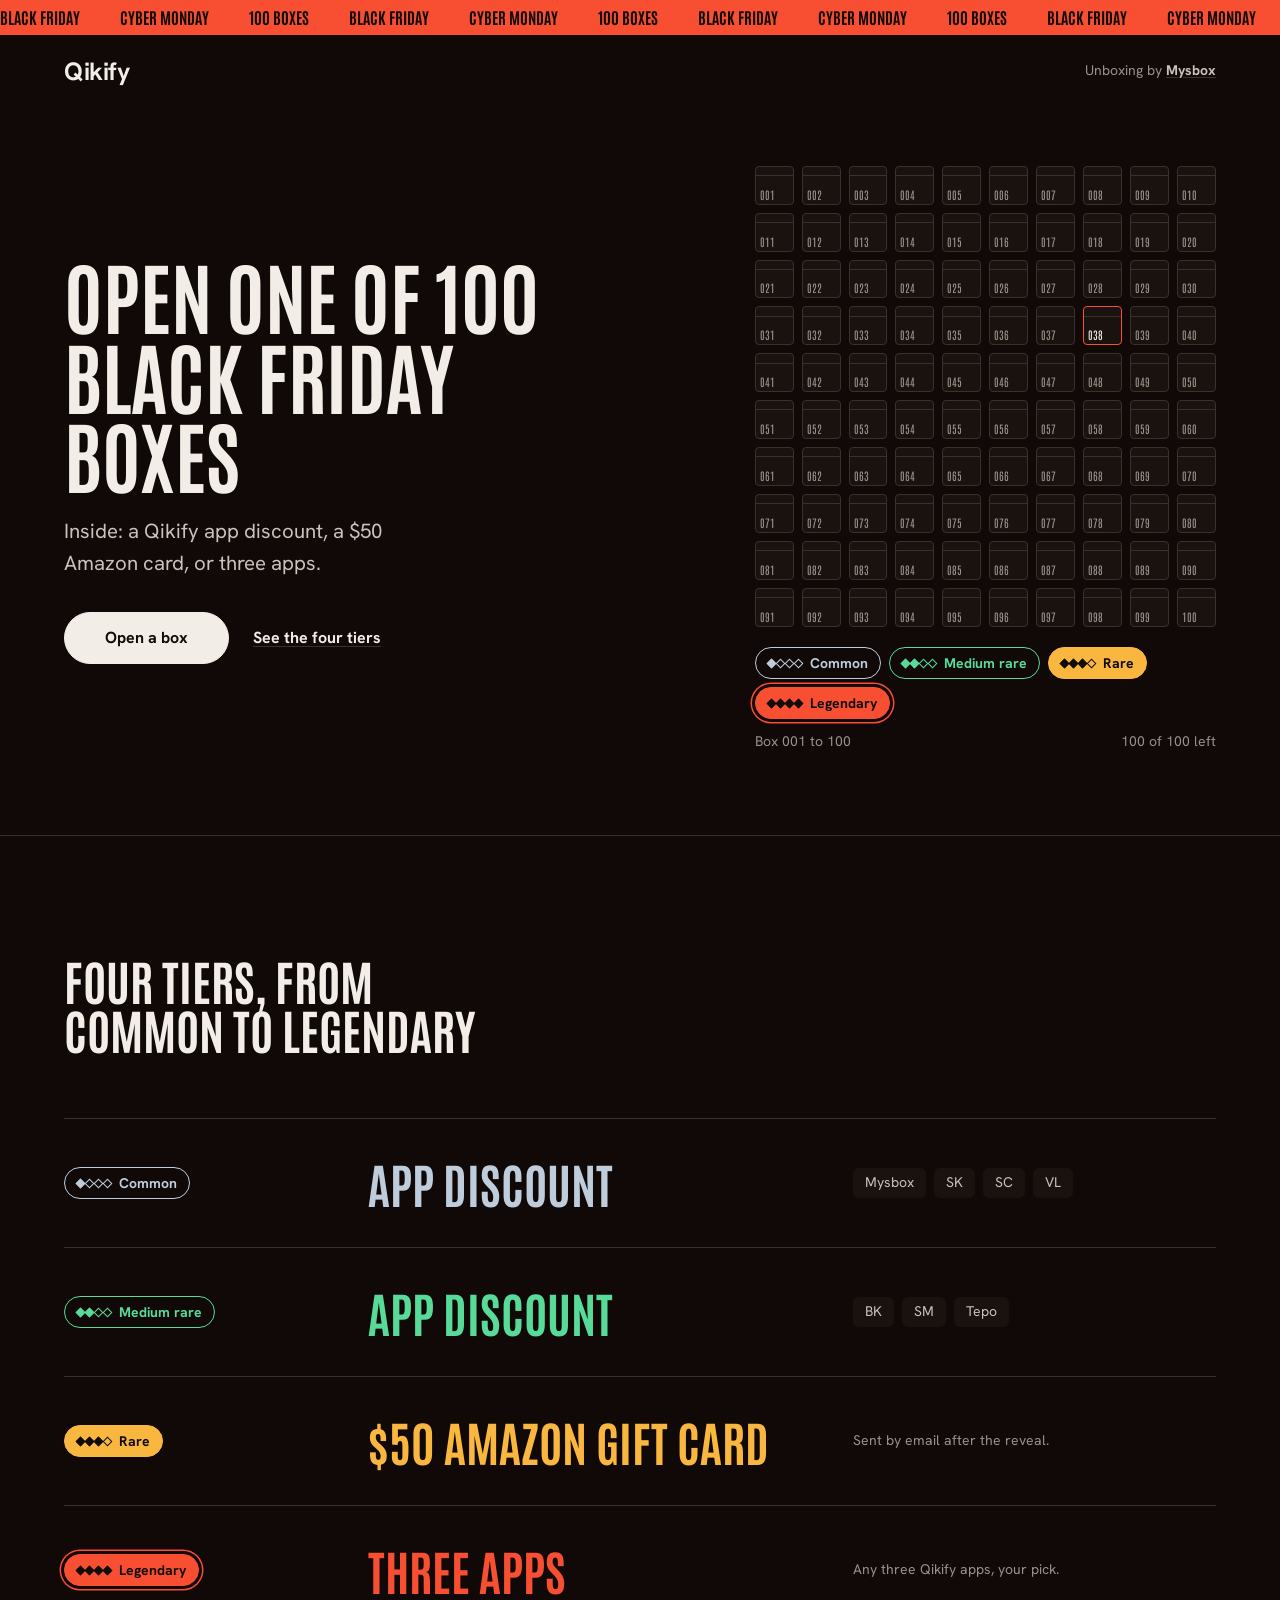
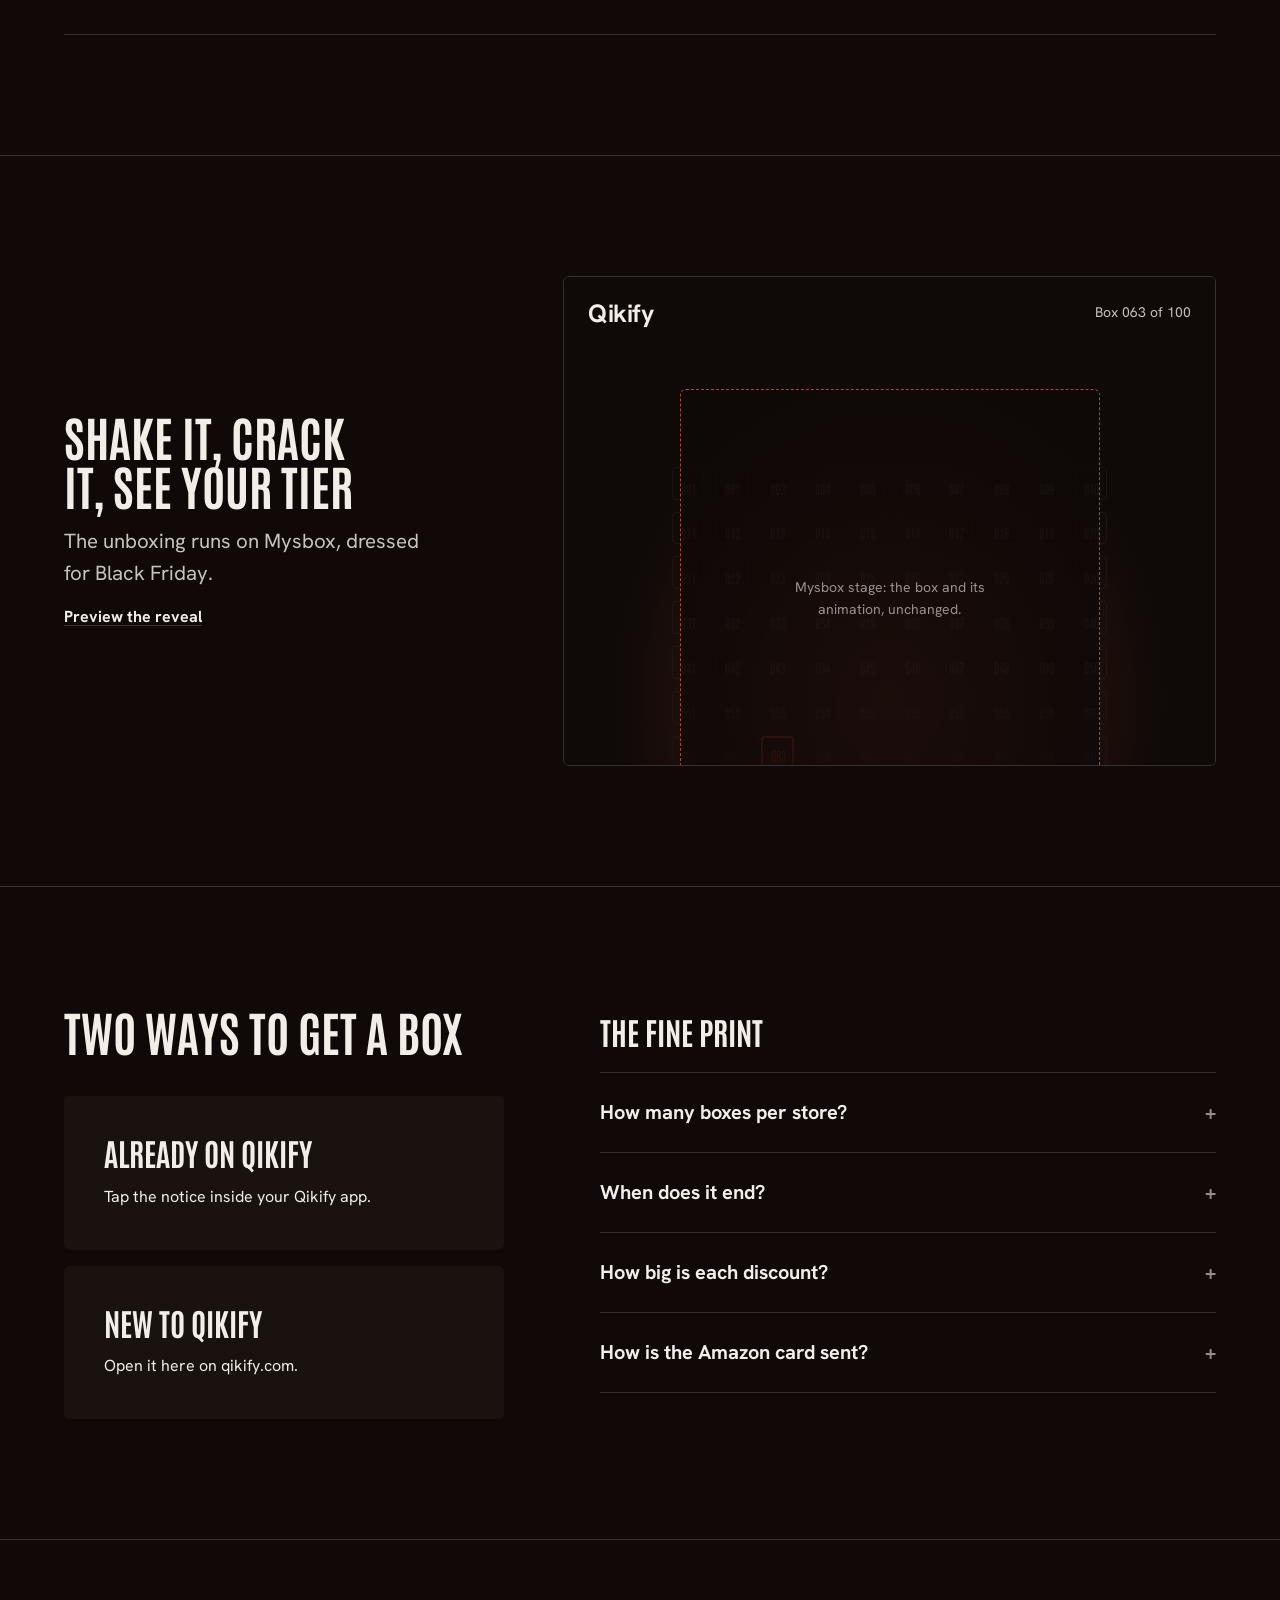
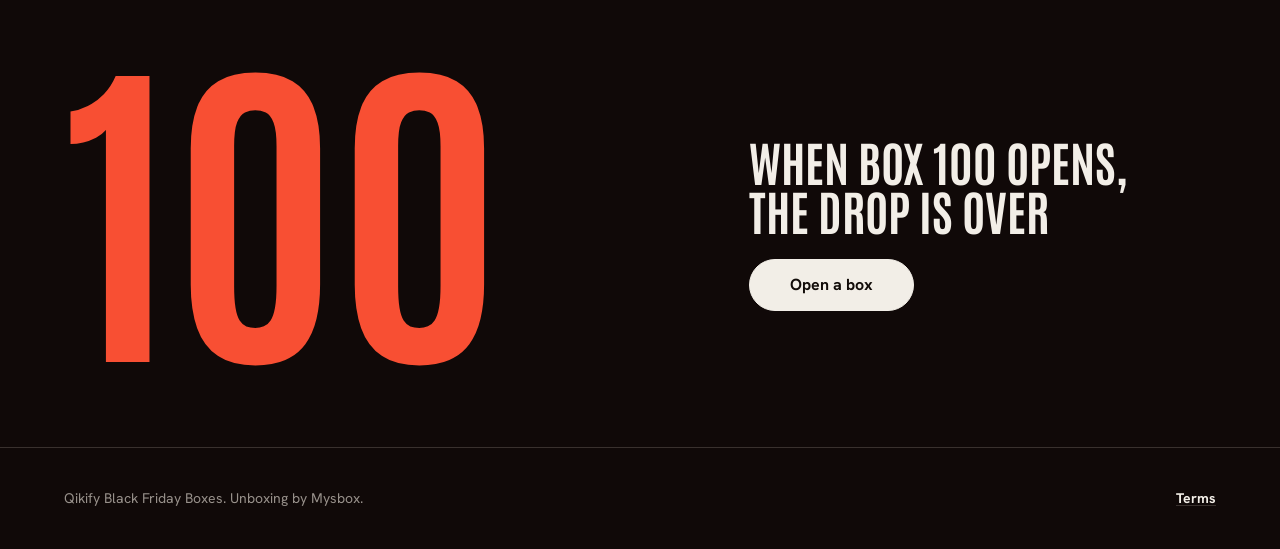
<file: campaigns/qikify-bfcm/standalone/qikify-bfcm-landing.html>
<!doctype html>
<html lang="en">
<head>
<meta charset="utf-8">
<meta name="viewport" content="width=device-width, initial-scale=1">
<title>Qikify Black Friday Boxes</title>
<meta name="description" content="Open one of 100 Black Friday mystery boxes from Qikify.">
<link rel="preconnect" href="https://fonts.googleapis.com">
<link rel="preconnect" href="https://fonts.gstatic.com" crossorigin>
<link href="https://fonts.googleapis.com/css2?family=Antonio:wght@700&family=Hanken+Grotesk:wght@400;700&display=swap" rel="stylesheet">
<style>
/* Hallmark · shape: the box wall, a drop page built around 100 numbered boxes · genre: playful · theme: custom · job: try · idea: "a limited drop of exactly 100 numbered boxes, each one a ticket you can see go" · vibe: "Black Friday drop, loud, numbered, rare"
 * paper: oklch(15% 0.012 40) · accent: oklch(66% 0.21 32) · display: Antonio · body: Hanken Grotesk · hero: headline and action left, the 100-box wall right · nav: a logo slot and one action · footer: a slim bar, brand and terms · imagery: none, the box wall and the Mysbox stage are the picture · signature: the wall of 100 numbered boxes, opened ones lit in their tier colour
 * axes: dark/display-condensed/chromatic-red · posture: full palette (ground, ink, flame signal, four tier colours with names and pips) · contrast: pass · fold: pass · v2.0.0 */
/* Hallmark · pre-emit critique: P4 H5 E4 S4 R4 V5 · weakest: S, a box grid could fit any giveaway; numbered 001 to 100 and tied to the four named Qikify tiers so it only reads as this drop */
/* Hallmark · waive 81 · data-slot mysbox on reveal.html holds the Mysbox unboxing itself · the Mysbox box and animation are kept as is and dev mounts them there */
/* Hallmark · dismissed 23 · the flame tape is the declared full palette's Black Friday band, not accent creep */
/* Hallmark · dismissed 25 · the Mysbox stage note is a one-line caption inside the frame, held at 30ch to sit centred */
/* Hallmark · dismissed 40 · the reveal's ghost box numbers are aria-hidden texture behind the stage, not text to read */
/* Hallmark · dismissed F18 · the logo slot is a fixed 120px mark in the nav, sized for Qikify's horizontal logo */
/* Hallmark · brand: Qikify (no spec: qikify.com unreachable from the build container; logo and primary go in data-slot="logo" and --color-brand) */
:root {
  --space-3xs: 2px; --space-2xs: 4px; --space-xs: 8px; --space-sm: 12px; --space-md: 16px; --space-lg: 24px; --space-xl: 40px; --space-2xl: 64px; --space-3xl: 96px; --space-4xl: 144px;
  --text-xs: 0.8125rem; --text-sm: 0.875rem; --text-md: 1rem; --text-lg: 1.25rem; --text-xl: 1.5625rem; --text-2xl: 1.953rem; --text-3xl: 2.441rem;
  --text-display-s: clamp(2.25rem, 4vw + 0.5rem, 3.75rem); --text-display: clamp(2.75rem, 5vw + 1rem, 5.25rem);
  --text-section: clamp(2rem, 2.5vw + 1rem, 3.5rem); --text-title: clamp(1.25rem, 0.75vw + 0.875rem, 1.625rem); --text-lead: clamp(1.125rem, 0.35vw + 1rem, 1.375rem);
  --ease-out: cubic-bezier(0.16, 1, 0.3, 1); --ease-in: cubic-bezier(0.7, 0, 0.84, 0); --ease-in-out: cubic-bezier(0.65, 0, 0.35, 1);
  --dur-micro: 120ms; --dur-short: 220ms; --dur-long: 420ms;
  --color-error: oklch(52% 0.19 27); --color-success: oklch(50% 0.12 150);
  --container: 1440px; --gutter: 64px; --gap-columns: 32px; --section-gap-s: 120px; --section-gap: 144px; --section-gap-l: 176px;
  --z-base: 1; --z-raised: 10; --z-dropdown: 100; --z-sticky: 200; --z-sticky-nav: 300; --z-modal: 400; --z-toast: 500; --z-tooltip: 600;
  /* Black Friday ground: warm black, bone ink. Qikify's own primary is not locked yet (brand fetch blocked): drop it into --color-brand. */
  --color-paper: oklch(15% 0.012 40); --color-paper-2: oklch(19% 0.014 40); --color-paper-3: oklch(24% 0.016 40);
  --color-ink: oklch(95% 0.01 80); --color-ink-2: oklch(82% 0.012 80); --color-muted: oklch(66% 0.012 60);
  --color-rule: oklch(32% 0.014 40);
  --color-accent: oklch(66% 0.21 32); --color-accent-ink: oklch(16% 0.012 40); --color-focus: oklch(68% 0.2 32);
  --color-brand: var(--color-ink);
  /* Rarity ladder: silver, mint, gold, flame. Each tier also carries a name and 1 to 4 pips, so colour is never the only signal. */
  --tier-common: oklch(84% 0.025 250); --tier-medium: oklch(80% 0.15 158); --tier-rare: oklch(82% 0.15 78); --tier-legendary: oklch(66% 0.21 32);
  --tier-ink: oklch(16% 0.012 40);
  --font-display: "Antonio", "Arial Narrow", ui-sans-serif, sans-serif; --font-body: "Hanken Grotesk", ui-sans-serif, system-ui, sans-serif; --font-outlier: var(--font-body);
  --radius-card: 6px; --radius-pill: 999px; --rule-hair: 1px; --shadow-card: none;
  --tracking-display: -0.02em;
}

*, *::before, *::after { box-sizing: border-box; }
html, body { overflow-x: clip; }
html { scrollbar-color: var(--color-muted) var(--color-paper); scroll-padding-top: var(--space-3xl); }
body { margin: 0; background: var(--color-paper); color: var(--color-ink); font-family: var(--font-body); font-size: var(--text-md); line-height: 1.55; -webkit-font-smoothing: antialiased; caret-color: var(--color-accent); }
::selection { background: color-mix(in oklab, var(--color-accent) 22%, transparent); color: var(--color-ink); }
:focus-visible { outline: 2px solid var(--color-focus); outline-offset: 2px; }
a { color: inherit; text-decoration-thickness: 1px; text-underline-offset: 0.16em; }
h1, h2, h3 { margin: 0; font-family: var(--font-display); font-synthesis: none; overflow-wrap: break-word; min-width: 0; text-wrap: balance; }
p { margin: 0; text-wrap: pretty; }
p:not([class]) { max-width: 65ch; }
img, video { max-width: 100%; height: auto; display: block; }
svg { display: block; }
[hidden] { display: none !important; }
button, input, select, textarea { font: inherit; }
.container { width: 100%; max-width: var(--container); margin-inline: auto; padding-inline: var(--gutter); box-sizing: border-box; }
.num, .figure, td.num { font-variant-numeric: tabular-nums; }
.visually-hidden { position: absolute; width: 1px; height: 1px; overflow: hidden; clip-path: inset(50%); white-space: nowrap; }
[data-slot] { position: relative; overflow: hidden; background: linear-gradient(160deg, var(--color-paper-2, var(--color-paper)), var(--color-paper-3, var(--color-paper))); }
[data-slot] > img { position: absolute; inset: 0; width: 100%; height: 100%; object-fit: cover; z-index: 1; }
[data-slot]:has(> img) > :not(img):not([data-keep]) { display: none !important; }
@media (max-width: 60rem) { :root { --gutter: 24px; --section-gap-s: 80px; --section-gap: 96px; --section-gap-l: 120px; } }
@media (max-width: 40rem) { :root { --gutter: 16px; --section-gap-s: 56px; --section-gap: 72px; --section-gap-l: 96px; --gap-columns: 16px; } }
@media (prefers-reduced-motion: reduce) { *:not(.keep-motion), *:not(.keep-motion)::before, *:not(.keep-motion)::after { animation-duration: 0.01ms !important; animation-iteration-count: 1 !important; transition-duration: 0.01ms !important; scroll-behavior: auto !important; } }


/* Type */
.display { font-family: var(--font-display); font-weight: 700; text-transform: uppercase; letter-spacing: 0; line-height: 1; }
h1.display { font-size: clamp(3.5rem, 6.2vw, 6.5rem); max-width: 14ch; }
h2.display { font-size: var(--text-section); line-height: 1.02; max-width: 22ch; }
.lead { font-size: var(--text-lead); color: var(--color-ink-2); max-width: 34ch; }
.small { font-size: var(--text-sm); color: var(--color-muted); }

/* Controls */
.btn { display: inline-flex; align-items: center; justify-content: center; gap: var(--space-xs); min-height: 52px; padding: 0 var(--space-xl); border: 1px solid var(--color-ink); border-radius: var(--radius-pill); background: var(--color-ink); color: var(--tier-ink); font: 700 var(--text-md)/1 var(--font-body); white-space: nowrap; text-decoration: none; cursor: pointer; transition: background-color var(--dur-short) var(--ease-out), transform var(--dur-micro) var(--ease-out); }
.btn:hover { background: var(--color-ink-2); }
.btn:active { transform: translateY(1px); }
.btn:focus-visible { outline: 2px solid var(--color-focus); outline-offset: 3px; }
.btn:disabled, .btn[aria-disabled="true"] { opacity: 0.55; cursor: not-allowed; transform: none; }
.btn[aria-busy="true"] { cursor: progress; }
.link { color: var(--color-ink); font-weight: 700; text-decoration: underline; text-decoration-color: var(--color-rule); transition: text-decoration-color var(--dur-short) var(--ease-out); }
.link:hover { text-decoration-color: var(--color-accent); }
.link:focus-visible { outline: 2px solid var(--color-focus); outline-offset: 2px; }
@media (prefers-reduced-motion: reduce) { .btn, .link { transition: none; } }

/* Logo slot: Qikify's real mark replaces the text fallback */
.logo { display: inline-flex; align-items: center; width: 120px; aspect-ratio: 15 / 4; background: none; font: 700 var(--text-xl)/1 var(--font-body); color: var(--color-brand); text-decoration: none; letter-spacing: -0.02em; }
.logo > img { object-fit: contain; object-position: left center; }
.logo:focus-visible { outline: 2px solid var(--color-focus); outline-offset: 4px; }

/* Tier badge: name plus 1 to 4 pips, so rarity reads without colour */
.badge { --t: var(--tier-common); display: inline-flex; align-items: center; gap: var(--space-xs); min-height: 32px; padding: 0 var(--space-sm); border: 1.5px solid var(--t); border-radius: var(--radius-pill); color: var(--t); font: 700 var(--text-sm)/1 var(--font-body); white-space: nowrap; }
.badge .pips { display: inline-flex; gap: var(--space-3xs); }
.badge .pips i { width: 7px; height: 7px; transform: rotate(45deg); border: 1.5px solid currentColor; }
.badge .pips i.on { background: currentColor; }
.badge--medium { --t: var(--tier-medium); }
.badge--rare { --t: var(--tier-rare); background: var(--t); color: var(--tier-ink); }
.badge--legendary { --t: var(--tier-legendary); background: var(--t); color: var(--color-accent-ink); box-shadow: 0 0 0 3px var(--color-paper), 0 0 0 4.5px var(--t); }

/* The box wall: 100 numbered boxes */
.wall { display: grid; grid-template-columns: repeat(10, minmax(0, 1fr)); gap: var(--space-xs); margin: 0; padding: 0; list-style: none; }
.box { --t: var(--color-rule); position: relative; aspect-ratio: 1; display: grid; place-items: end start; padding: var(--space-2xs); border: 1px solid var(--color-rule); border-radius: 4px; background: var(--color-paper-2); color: var(--color-muted); font: 400 clamp(0.6875rem, 0.8vw, 0.8125rem)/1 var(--font-display); font-variant-numeric: tabular-nums; }
.box::before { content: ""; position: absolute; inset: 22% 0 auto; border-top: 1px solid var(--color-rule); }
.box[data-tier] { background: var(--t); border-color: var(--t); color: var(--tier-ink); }
.box[data-tier]::before { border-color: color-mix(in oklab, var(--tier-ink) 25%, transparent); }
.box[data-tier="common"] { --t: var(--tier-common); }
.box[data-tier="medium"] { --t: var(--tier-medium); }
.box[data-tier="rare"] { --t: var(--tier-rare); }
.box[data-tier="legendary"] { --t: var(--tier-legendary); color: var(--color-accent-ink); }

.box.is-next { border-color: var(--color-accent); color: var(--color-ink); animation: nudge 2.4s var(--ease-in-out) infinite; }
@keyframes nudge { 0%, 70%, 100% { transform: rotate(0); } 76% { transform: rotate(-6deg); } 82% { transform: rotate(5deg); } 88% { transform: rotate(-3deg); } 94% { transform: rotate(2deg); } }
@media (prefers-reduced-motion: reduce) { .box.is-next { animation: none; } }
.legend { display: flex; flex-wrap: wrap; gap: var(--space-xs); margin: var(--space-xs) 0 0; padding: 0; list-style: none; }

/* Black Friday tape: the campaign's one pattern */
.tape { display: flex; gap: var(--space-xl); overflow: hidden; padding: var(--space-xs) 0; background: var(--color-accent); color: var(--color-accent-ink); font: 700 var(--text-md)/1.2 var(--font-display); text-transform: uppercase; white-space: nowrap; }
.tape span { flex-shrink: 0; }

/* ---------- Landing page ---------- */
.nav { display: flex; align-items: center; justify-content: space-between; gap: var(--space-lg); min-height: 72px; }
.nav .small a { color: var(--color-ink-2); }

.hero { display: grid; grid-template-columns: repeat(12, minmax(0, 1fr)); gap: var(--gap-columns); align-items: center; min-height: min(728px, calc(100svh - 112px)); padding-block: var(--space-xl) var(--space-2xl); }
.hero__copy { grid-column: 1 / span 6; display: grid; gap: var(--space-lg); justify-items: start; }
.hero__actions { display: flex; flex-wrap: wrap; align-items: center; gap: var(--space-lg); margin-top: var(--space-xs); }
.hero__wall { grid-column: 8 / span 5; display: grid; gap: var(--space-sm); }
.hero__wall .small { display: flex; justify-content: space-between; gap: var(--space-md); }
.engine { display: inline-flex; align-items: center; gap: var(--space-xs); }

.section { padding-block: var(--section-gap-s); border-top: 1px solid var(--color-rule); }
.section__head { display: grid; gap: var(--space-md); margin-bottom: var(--space-2xl); }

.ladder { display: grid; margin: 0; padding: 0; list-style: none; }
.rung { --t: var(--tier-common); display: grid; grid-template-columns: minmax(0, 3fr) minmax(0, 5fr) minmax(0, 4fr); gap: var(--gap-columns); align-items: center; padding-block: var(--space-xl); border-top: 1px solid var(--color-rule); }
.rung:last-child { border-bottom: 1px solid var(--color-rule); }
.rung > .badge { justify-self: start; }
.rung__prize { font-family: var(--font-display); font-weight: 700; text-transform: uppercase; font-size: var(--text-3xl); line-height: 1; color: var(--t); }
.rung__apps { display: flex; flex-wrap: wrap; gap: var(--space-xs); margin: 0; padding: 0; list-style: none; }
.rung__apps li { padding: var(--space-2xs) var(--space-sm); border-radius: var(--radius-card); background: var(--color-paper-2); color: var(--color-ink-2); font-size: var(--text-sm); }
.rung--medium { --t: var(--tier-medium); }
.rung--rare { --t: var(--tier-rare); }
.rung--legendary { --t: var(--tier-legendary); }
.rung--legendary .rung > .badge { justify-self: start; }
.rung__prize { font-size: var(--text-section); }

.split { display: grid; grid-template-columns: minmax(0, 5fr) minmax(0, 7fr); gap: var(--space-3xl); align-items: start; }
.split__ways { display: grid; gap: var(--space-md); }
.split__ways h2 { margin-bottom: var(--space-lg); }
.faq__title { margin-bottom: var(--space-md); font-family: var(--font-display); font-weight: 700; text-transform: uppercase; font-size: var(--text-2xl); }
.way { display: grid; gap: var(--space-md); align-content: start; padding: var(--space-xl); border-radius: var(--radius-card); background: var(--color-paper-2); }
.way h3 { font-family: var(--font-display); font-weight: 700; text-transform: uppercase; font-size: var(--text-2xl); line-height: 1.05; }

.stage-preview { display: grid; grid-template-columns: minmax(0, 5fr) minmax(0, 7fr); gap: var(--gap-columns); align-items: center; }
.stage-preview__copy { display: grid; gap: var(--space-md); justify-items: start; }

.faq { display: grid; }
.faq details { border-top: 1px solid var(--color-rule); }
.faq details:last-child { border-bottom: 1px solid var(--color-rule); }
.faq summary { display: flex; justify-content: space-between; gap: var(--space-md); padding-block: var(--space-lg); font-weight: 700; font-size: var(--text-lg); cursor: pointer; list-style: none; }
.faq summary::-webkit-details-marker { display: none; }
.faq summary::after { content: "+"; color: var(--color-muted); }
.faq details[open] summary::after { content: "\2212"; }
.faq summary:focus-visible { outline: 2px solid var(--color-focus); outline-offset: 2px; }
.faq details p { padding-bottom: var(--space-lg); color: var(--color-ink-2); }
.tbc { color: var(--tier-rare); }

.close { display: grid; grid-template-columns: minmax(0, 7fr) minmax(0, 5fr); gap: var(--gap-columns); align-items: end; }
.close__num { font-family: var(--font-display); font-weight: 700; font-size: clamp(10rem, 26vw, 24rem); line-height: 0.8; color: var(--color-accent); font-variant-numeric: tabular-nums; }
.close__copy { display: grid; gap: var(--space-lg); justify-items: start; padding-bottom: var(--space-md); }

.footer { display: flex; flex-wrap: wrap; justify-content: space-between; gap: var(--space-md); padding-block: var(--space-xl); border-top: 1px solid var(--color-rule); }

@media (max-width: 60rem) {
  .hero { grid-template-columns: minmax(0, 1fr); min-height: 0; gap: var(--space-xl); padding-top: var(--space-md); }
  .hero__copy, .hero__wall { grid-column: 1; }
  .rung { grid-template-columns: minmax(0, 1fr); gap: var(--space-sm); }
  .split, .stage-preview, .close { grid-template-columns: minmax(0, 1fr); }
  .split { gap: var(--space-2xl); }
}
@media (max-width: 40rem) {
  .nav .small { display: none; }
  .wall { gap: var(--space-2xs); }
  .way { padding: var(--space-lg); }
}

/* ---------- Reveal page (custom skin around the Mysbox stage) ---------- */
.reveal { --t: var(--tier-legendary); position: relative; min-height: 100svh; display: grid; grid-template-rows: auto 1fr auto; isolation: isolate; background: radial-gradient(60% 55% at 50% 52%, color-mix(in oklab, var(--t) 30%, var(--color-paper)), var(--color-paper) 70%); }
.reveal[data-tier="common"] { --t: var(--tier-common); }
.reveal[data-tier="medium"] { --t: var(--tier-medium); }
.reveal[data-tier="rare"] { --t: var(--tier-rare); }
.reveal__ghost { --cell: min(calc((100svh - var(--space-xl)) / 10 - var(--space-sm)), calc((100vw - var(--space-xl)) / 10 - var(--space-sm))); position: absolute; inset: 0; z-index: -1; display: grid; grid-template-columns: repeat(10, var(--cell)); grid-auto-rows: var(--cell); justify-content: center; align-content: center; gap: var(--space-sm); overflow: hidden; pointer-events: none; mask-image: linear-gradient(var(--color-paper) 50%, transparent 66%); }
.reveal__ghost span { display: grid; place-items: end start; padding: var(--space-2xs) var(--space-xs); border: 1px solid var(--color-rule); border-radius: 4px; color: var(--color-muted); font: 400 var(--text-xs)/1 var(--font-display); opacity: 0.28; }
.reveal__ghost span.is-this { opacity: 1; border: 2px solid var(--t); color: var(--t); }
.reveal .nav .small { color: var(--color-ink-2); }
.reveal__main { display: grid; justify-items: center; align-content: center; gap: var(--space-lg); padding: var(--space-xl) var(--gutter); text-align: center; }
.mysbox-stage { width: min(560px, 100%); aspect-ratio: 1; display: grid; place-items: center; border: 1.5px dashed color-mix(in oklab, var(--t) 60%, var(--color-rule)); border-radius: var(--radius-card); background: color-mix(in oklab, var(--color-paper) 80%, transparent); color: var(--color-muted); }
.mysbox-stage p { max-width: 30ch; }
.stage-frame { pointer-events: none; width: 100%; aspect-ratio: 4 / 3; border: 1px solid var(--color-rule); border-radius: var(--radius-card); background: var(--color-paper); }
.stage-frame:focus-visible { outline: 2px solid var(--color-focus); outline-offset: 2px; }
.reveal__main .mysbox-stage { width: min(420px, 100%); }
.result { display: grid; justify-items: center; gap: var(--space-sm); }
.result .display { font-size: var(--text-display-s); max-width: 18ch; }
.tier-switch { display: flex; flex-wrap: wrap; justify-content: center; gap: var(--space-xs); padding: var(--space-md); }
.tier-switch button { min-height: 44px; padding: 0 var(--space-md); border: 1px solid var(--color-rule); border-radius: var(--radius-pill); background: var(--color-paper-2); color: var(--color-ink-2); font-size: var(--text-sm); cursor: pointer; transition: border-color var(--dur-short) var(--ease-out); }
.tier-switch button:hover { border-color: var(--color-ink-2); }
.tier-switch button[aria-pressed="true"] { border-color: var(--color-ink); color: var(--color-ink); }
.tier-switch button:focus-visible { outline: 2px solid var(--color-focus); outline-offset: 2px; }
.box.is-gone { background: transparent; border-style: dashed; border-color: var(--color-accent); color: transparent; }
.box.is-gone::before { border: 0; }
</style>
</head>
<body>

<div class="tape" aria-hidden="true"><span>Black Friday</span><span>Cyber Monday</span><span>100 boxes</span><span>Black Friday</span><span>Cyber Monday</span><span>100 boxes</span><span>Black Friday</span><span>Cyber Monday</span><span>100 boxes</span><span>Black Friday</span><span>Cyber Monday</span><span>100 boxes</span><span>Black Friday</span><span>Cyber Monday</span><span>100 boxes</span><span>Black Friday</span><span>Cyber Monday</span><span>100 boxes</span><span>Black Friday</span><span>Cyber Monday</span><span>100 boxes</span></div>

<header class="container nav">
  <a class="logo" href="https://qikify.com/" data-slot="logo" data-alt="Qikify">Qikify</a>
  <p class="small">Unboxing by <a class="link" href="#reveal">Mysbox</a></p>
</header>

<main>
  <section class="container hero" aria-labelledby="hero-title">
    <div class="hero__copy">
      <h1 id="hero-title" class="display">Open one of 100<br>Black Friday boxes</h1>
      <p class="lead">Inside: a Qikify app discount, a $50 Amazon card, or three apps.</p>
      <div class="hero__actions">
        <a class="btn" href="#open" id="open">Open a box</a>
        <a class="link" href="#prizes">See the four tiers</a>
      </div>
    </div>
    <div class="hero__wall">
      <ol class="wall" id="wall" aria-label="The 100 boxes"><li class="box">001</li><li class="box">002</li><li class="box">003</li><li class="box">004</li><li class="box">005</li><li class="box">006</li><li class="box">007</li><li class="box">008</li><li class="box">009</li><li class="box">010</li><li class="box">011</li><li class="box">012</li><li class="box">013</li><li class="box">014</li><li class="box">015</li><li class="box">016</li><li class="box">017</li><li class="box">018</li><li class="box">019</li><li class="box">020</li><li class="box">021</li><li class="box">022</li><li class="box">023</li><li class="box">024</li><li class="box">025</li><li class="box">026</li><li class="box">027</li><li class="box">028</li><li class="box">029</li><li class="box">030</li><li class="box">031</li><li class="box">032</li><li class="box">033</li><li class="box">034</li><li class="box">035</li><li class="box">036</li><li class="box">037</li><li class="box">038</li><li class="box">039</li><li class="box">040</li><li class="box">041</li><li class="box">042</li><li class="box">043</li><li class="box">044</li><li class="box">045</li><li class="box">046</li><li class="box">047</li><li class="box">048</li><li class="box">049</li><li class="box">050</li><li class="box">051</li><li class="box">052</li><li class="box">053</li><li class="box">054</li><li class="box">055</li><li class="box">056</li><li class="box">057</li><li class="box">058</li><li class="box">059</li><li class="box">060</li><li class="box">061</li><li class="box">062</li><li class="box">063</li><li class="box">064</li><li class="box">065</li><li class="box">066</li><li class="box">067</li><li class="box">068</li><li class="box">069</li><li class="box">070</li><li class="box">071</li><li class="box">072</li><li class="box">073</li><li class="box">074</li><li class="box">075</li><li class="box">076</li><li class="box">077</li><li class="box">078</li><li class="box">079</li><li class="box">080</li><li class="box">081</li><li class="box">082</li><li class="box">083</li><li class="box">084</li><li class="box">085</li><li class="box">086</li><li class="box">087</li><li class="box">088</li><li class="box">089</li><li class="box">090</li><li class="box">091</li><li class="box">092</li><li class="box">093</li><li class="box">094</li><li class="box">095</li><li class="box">096</li><li class="box">097</li><li class="box">098</li><li class="box">099</li><li class="box">100</li></ol>
      <ul class="legend" aria-label="Tiers">
        <li><span class="badge"><span class="pips"><i class="on"></i><i></i><i></i><i></i></span>Common</span></li>
        <li><span class="badge badge--medium"><span class="pips"><i class="on"></i><i class="on"></i><i></i><i></i></span>Medium rare</span></li>
        <li><span class="badge badge--rare"><span class="pips"><i class="on"></i><i class="on"></i><i class="on"></i><i></i></span>Rare</span></li>
        <li><span class="badge badge--legendary"><span class="pips"><i class="on"></i><i class="on"></i><i class="on"></i><i class="on"></i></span>Legendary</span></li>
      </ul>
      <p class="small"><span>Box 001 to 100</span><span id="left" aria-live="polite">100 boxes</span></p>
    </div>
  </section>

  <section class="section" id="prizes" aria-labelledby="prizes-title">
    <div class="container">
      <div class="section__head">
        <h2 id="prizes-title" class="display">Four tiers, from common to legendary</h2>
      </div>
      <ol class="ladder">
        <li class="rung">
          <span class="badge"><span class="pips"><i class="on"></i><i></i><i></i><i></i></span>Common</span>
          <p class="rung__prize">App discount</p>
          <ul class="rung__apps" aria-label="Apps"><li>Mysbox</li><li>SK</li><li>SC</li><li>VL</li></ul>
        </li>
        <li class="rung rung--medium">
          <span class="badge badge--medium"><span class="pips"><i class="on"></i><i class="on"></i><i></i><i></i></span>Medium rare</span>
          <p class="rung__prize">App discount</p>
          <ul class="rung__apps" aria-label="Apps"><li>BK</li><li>SM</li><li>Tepo</li></ul>
        </li>
        <li class="rung rung--rare">
          <span class="badge badge--rare"><span class="pips"><i class="on"></i><i class="on"></i><i class="on"></i><i></i></span>Rare</span>
          <p class="rung__prize">$50 Amazon gift card</p>
          <p class="small">Sent by email after the reveal.</p>
        </li>
        <li class="rung rung--legendary">
          <span class="badge badge--legendary"><span class="pips"><i class="on"></i><i class="on"></i><i class="on"></i><i class="on"></i></span>Legendary</span>
          <p class="rung__prize">Three apps</p>
          <p class="small">Any three Qikify apps, your pick.</p>
        </li>
      </ol>
    </div>
  </section>

  <section class="section" id="reveal" aria-labelledby="reveal-title">
    <div class="container stage-preview">
      <div class="stage-preview__copy">
        <h2 id="reveal-title" class="display">Shake it, crack it, see your tier</h2>
        <p class="lead">The unboxing runs on Mysbox, dressed for Black Friday.</p>
        <a class="link" href="qikify-bfcm-reveal.html">Preview the reveal</a>
      </div>
      <iframe class="stage-frame" srcdoc="&lt;!doctype html&gt;
&lt;html lang=&quot;en&quot;&gt;
&lt;head&gt;
&lt;meta charset=&quot;utf-8&quot;&gt;
&lt;meta name=&quot;viewport&quot; content=&quot;width=device-width, initial-scale=1&quot;&gt;
&lt;title&gt;Qikify Box Reveal&lt;/title&gt;
&lt;meta name=&quot;description&quot; content=&quot;The Black Friday skin around the Mysbox unboxing: background, tier badge and result.&quot;&gt;
&lt;link rel=&quot;preconnect&quot; href=&quot;https://fonts.googleapis.com&quot;&gt;
&lt;link rel=&quot;preconnect&quot; href=&quot;https://fonts.gstatic.com&quot; crossorigin&gt;
&lt;link href=&quot;https://fonts.googleapis.com/css2?family=Antonio:wght@700&amp;family=Hanken+Grotesk:wght@400;700&amp;display=swap&quot; rel=&quot;stylesheet&quot;&gt;
&lt;style&gt;
/* Hallmark · shape: the box wall, a drop page built around 100 numbered boxes · genre: playful · theme: custom · job: try · idea: &quot;a limited drop of exactly 100 numbered boxes, each one a ticket you can see go&quot; · vibe: &quot;Black Friday drop, loud, numbered, rare&quot;
 * paper: oklch(15% 0.012 40) · accent: oklch(66% 0.21 32) · display: Antonio · body: Hanken Grotesk · hero: headline and action left, the 100-box wall right · nav: a logo slot and one action · footer: a slim bar, brand and terms · imagery: none, the box wall and the Mysbox stage are the picture · signature: the wall of 100 numbered boxes, opened ones lit in their tier colour
 * axes: dark/display-condensed/chromatic-red · posture: full palette (ground, ink, flame signal, four tier colours with names and pips) · contrast: pass · fold: pass · v2.0.0 */
/* Hallmark · pre-emit critique: P4 H5 E4 S4 R4 V5 · weakest: S, a box grid could fit any giveaway; numbered 001 to 100 and tied to the four named Qikify tiers so it only reads as this drop */
/* Hallmark · waive 81 · data-slot mysbox on reveal.html holds the Mysbox unboxing itself · the Mysbox box and animation are kept as is and dev mounts them there */
/* Hallmark · dismissed 23 · the flame tape is the declared full palette&#x27;s Black Friday band, not accent creep */
/* Hallmark · dismissed 25 · the Mysbox stage note is a one-line caption inside the frame, held at 30ch to sit centred */
/* Hallmark · dismissed 40 · the reveal&#x27;s ghost box numbers are aria-hidden texture behind the stage, not text to read */
/* Hallmark · dismissed F18 · the logo slot is a fixed 120px mark in the nav, sized for Qikify&#x27;s horizontal logo */
/* Hallmark · brand: Qikify (no spec: qikify.com unreachable from the build container; logo and primary go in data-slot=&quot;logo&quot; and --color-brand) */
:root {
  --space-3xs: 2px; --space-2xs: 4px; --space-xs: 8px; --space-sm: 12px; --space-md: 16px; --space-lg: 24px; --space-xl: 40px; --space-2xl: 64px; --space-3xl: 96px; --space-4xl: 144px;
  --text-xs: 0.8125rem; --text-sm: 0.875rem; --text-md: 1rem; --text-lg: 1.25rem; --text-xl: 1.5625rem; --text-2xl: 1.953rem; --text-3xl: 2.441rem;
  --text-display-s: clamp(2.25rem, 4vw + 0.5rem, 3.75rem); --text-display: clamp(2.75rem, 5vw + 1rem, 5.25rem);
  --text-section: clamp(2rem, 2.5vw + 1rem, 3.5rem); --text-title: clamp(1.25rem, 0.75vw + 0.875rem, 1.625rem); --text-lead: clamp(1.125rem, 0.35vw + 1rem, 1.375rem);
  --ease-out: cubic-bezier(0.16, 1, 0.3, 1); --ease-in: cubic-bezier(0.7, 0, 0.84, 0); --ease-in-out: cubic-bezier(0.65, 0, 0.35, 1);
  --dur-micro: 120ms; --dur-short: 220ms; --dur-long: 420ms;
  --color-error: oklch(52% 0.19 27); --color-success: oklch(50% 0.12 150);
  --container: 1440px; --gutter: 64px; --gap-columns: 32px; --section-gap-s: 120px; --section-gap: 144px; --section-gap-l: 176px;
  --z-base: 1; --z-raised: 10; --z-dropdown: 100; --z-sticky: 200; --z-sticky-nav: 300; --z-modal: 400; --z-toast: 500; --z-tooltip: 600;
  /* Black Friday ground: warm black, bone ink. Qikify&#x27;s own primary is not locked yet (brand fetch blocked): drop it into --color-brand. */
  --color-paper: oklch(15% 0.012 40); --color-paper-2: oklch(19% 0.014 40); --color-paper-3: oklch(24% 0.016 40);
  --color-ink: oklch(95% 0.01 80); --color-ink-2: oklch(82% 0.012 80); --color-muted: oklch(66% 0.012 60);
  --color-rule: oklch(32% 0.014 40);
  --color-accent: oklch(66% 0.21 32); --color-accent-ink: oklch(16% 0.012 40); --color-focus: oklch(68% 0.2 32);
  --color-brand: var(--color-ink);
  /* Rarity ladder: silver, mint, gold, flame. Each tier also carries a name and 1 to 4 pips, so colour is never the only signal. */
  --tier-common: oklch(84% 0.025 250); --tier-medium: oklch(80% 0.15 158); --tier-rare: oklch(82% 0.15 78); --tier-legendary: oklch(66% 0.21 32);
  --tier-ink: oklch(16% 0.012 40);
  --font-display: &quot;Antonio&quot;, &quot;Arial Narrow&quot;, ui-sans-serif, sans-serif; --font-body: &quot;Hanken Grotesk&quot;, ui-sans-serif, system-ui, sans-serif; --font-outlier: var(--font-body);
  --radius-card: 6px; --radius-pill: 999px; --rule-hair: 1px; --shadow-card: none;
  --tracking-display: -0.02em;
}

*, *::before, *::after { box-sizing: border-box; }
html, body { overflow-x: clip; }
html { scrollbar-color: var(--color-muted) var(--color-paper); scroll-padding-top: var(--space-3xl); }
body { margin: 0; background: var(--color-paper); color: var(--color-ink); font-family: var(--font-body); font-size: var(--text-md); line-height: 1.55; -webkit-font-smoothing: antialiased; caret-color: var(--color-accent); }
::selection { background: color-mix(in oklab, var(--color-accent) 22%, transparent); color: var(--color-ink); }
:focus-visible { outline: 2px solid var(--color-focus); outline-offset: 2px; }
a { color: inherit; text-decoration-thickness: 1px; text-underline-offset: 0.16em; }
h1, h2, h3 { margin: 0; font-family: var(--font-display); font-synthesis: none; overflow-wrap: break-word; min-width: 0; text-wrap: balance; }
p { margin: 0; text-wrap: pretty; }
p:not([class]) { max-width: 65ch; }
img, video { max-width: 100%; height: auto; display: block; }
svg { display: block; }
[hidden] { display: none !important; }
button, input, select, textarea { font: inherit; }
.container { width: 100%; max-width: var(--container); margin-inline: auto; padding-inline: var(--gutter); box-sizing: border-box; }
.num, .figure, td.num { font-variant-numeric: tabular-nums; }
.visually-hidden { position: absolute; width: 1px; height: 1px; overflow: hidden; clip-path: inset(50%); white-space: nowrap; }
[data-slot] { position: relative; overflow: hidden; background: linear-gradient(160deg, var(--color-paper-2, var(--color-paper)), var(--color-paper-3, var(--color-paper))); }
[data-slot] &gt; img { position: absolute; inset: 0; width: 100%; height: 100%; object-fit: cover; z-index: 1; }
[data-slot]:has(&gt; img) &gt; :not(img):not([data-keep]) { display: none !important; }
@media (max-width: 60rem) { :root { --gutter: 24px; --section-gap-s: 80px; --section-gap: 96px; --section-gap-l: 120px; } }
@media (max-width: 40rem) { :root { --gutter: 16px; --section-gap-s: 56px; --section-gap: 72px; --section-gap-l: 96px; --gap-columns: 16px; } }
@media (prefers-reduced-motion: reduce) { *:not(.keep-motion), *:not(.keep-motion)::before, *:not(.keep-motion)::after { animation-duration: 0.01ms !important; animation-iteration-count: 1 !important; transition-duration: 0.01ms !important; scroll-behavior: auto !important; } }


/* Type */
.display { font-family: var(--font-display); font-weight: 700; text-transform: uppercase; letter-spacing: 0; line-height: 1; }
h1.display { font-size: clamp(3.5rem, 6.2vw, 6.5rem); max-width: 14ch; }
h2.display { font-size: var(--text-section); line-height: 1.02; max-width: 22ch; }
.lead { font-size: var(--text-lead); color: var(--color-ink-2); max-width: 34ch; }
.small { font-size: var(--text-sm); color: var(--color-muted); }

/* Controls */
.btn { display: inline-flex; align-items: center; justify-content: center; gap: var(--space-xs); min-height: 52px; padding: 0 var(--space-xl); border: 1px solid var(--color-ink); border-radius: var(--radius-pill); background: var(--color-ink); color: var(--tier-ink); font: 700 var(--text-md)/1 var(--font-body); white-space: nowrap; text-decoration: none; cursor: pointer; transition: background-color var(--dur-short) var(--ease-out), transform var(--dur-micro) var(--ease-out); }
.btn:hover { background: var(--color-ink-2); }
.btn:active { transform: translateY(1px); }
.btn:focus-visible { outline: 2px solid var(--color-focus); outline-offset: 3px; }
.btn:disabled, .btn[aria-disabled=&quot;true&quot;] { opacity: 0.55; cursor: not-allowed; transform: none; }
.btn[aria-busy=&quot;true&quot;] { cursor: progress; }
.link { color: var(--color-ink); font-weight: 700; text-decoration: underline; text-decoration-color: var(--color-rule); transition: text-decoration-color var(--dur-short) var(--ease-out); }
.link:hover { text-decoration-color: var(--color-accent); }
.link:focus-visible { outline: 2px solid var(--color-focus); outline-offset: 2px; }
@media (prefers-reduced-motion: reduce) { .btn, .link { transition: none; } }

/* Logo slot: Qikify&#x27;s real mark replaces the text fallback */
.logo { display: inline-flex; align-items: center; width: 120px; aspect-ratio: 15 / 4; background: none; font: 700 var(--text-xl)/1 var(--font-body); color: var(--color-brand); text-decoration: none; letter-spacing: -0.02em; }
.logo &gt; img { object-fit: contain; object-position: left center; }
.logo:focus-visible { outline: 2px solid var(--color-focus); outline-offset: 4px; }

/* Tier badge: name plus 1 to 4 pips, so rarity reads without colour */
.badge { --t: var(--tier-common); display: inline-flex; align-items: center; gap: var(--space-xs); min-height: 32px; padding: 0 var(--space-sm); border: 1.5px solid var(--t); border-radius: var(--radius-pill); color: var(--t); font: 700 var(--text-sm)/1 var(--font-body); white-space: nowrap; }
.badge .pips { display: inline-flex; gap: var(--space-3xs); }
.badge .pips i { width: 7px; height: 7px; transform: rotate(45deg); border: 1.5px solid currentColor; }
.badge .pips i.on { background: currentColor; }
.badge--medium { --t: var(--tier-medium); }
.badge--rare { --t: var(--tier-rare); background: var(--t); color: var(--tier-ink); }
.badge--legendary { --t: var(--tier-legendary); background: var(--t); color: var(--color-accent-ink); box-shadow: 0 0 0 3px var(--color-paper), 0 0 0 4.5px var(--t); }

/* The box wall: 100 numbered boxes */
.wall { display: grid; grid-template-columns: repeat(10, minmax(0, 1fr)); gap: var(--space-xs); margin: 0; padding: 0; list-style: none; }
.box { --t: var(--color-rule); position: relative; aspect-ratio: 1; display: grid; place-items: end start; padding: var(--space-2xs); border: 1px solid var(--color-rule); border-radius: 4px; background: var(--color-paper-2); color: var(--color-muted); font: 400 clamp(0.6875rem, 0.8vw, 0.8125rem)/1 var(--font-display); font-variant-numeric: tabular-nums; }
.box::before { content: &quot;&quot;; position: absolute; inset: 22% 0 auto; border-top: 1px solid var(--color-rule); }
.box[data-tier] { background: var(--t); border-color: var(--t); color: var(--tier-ink); }
.box[data-tier]::before { border-color: color-mix(in oklab, var(--tier-ink) 25%, transparent); }
.box[data-tier=&quot;common&quot;] { --t: var(--tier-common); }
.box[data-tier=&quot;medium&quot;] { --t: var(--tier-medium); }
.box[data-tier=&quot;rare&quot;] { --t: var(--tier-rare); }
.box[data-tier=&quot;legendary&quot;] { --t: var(--tier-legendary); color: var(--color-accent-ink); }

.box.is-next { border-color: var(--color-accent); color: var(--color-ink); animation: nudge 2.4s var(--ease-in-out) infinite; }
@keyframes nudge { 0%, 70%, 100% { transform: rotate(0); } 76% { transform: rotate(-6deg); } 82% { transform: rotate(5deg); } 88% { transform: rotate(-3deg); } 94% { transform: rotate(2deg); } }
@media (prefers-reduced-motion: reduce) { .box.is-next { animation: none; } }
.legend { display: flex; flex-wrap: wrap; gap: var(--space-xs); margin: var(--space-xs) 0 0; padding: 0; list-style: none; }

/* Black Friday tape: the campaign&#x27;s one pattern */
.tape { display: flex; gap: var(--space-xl); overflow: hidden; padding: var(--space-xs) 0; background: var(--color-accent); color: var(--color-accent-ink); font: 700 var(--text-md)/1.2 var(--font-display); text-transform: uppercase; white-space: nowrap; }
.tape span { flex-shrink: 0; }

/* ---------- Landing page ---------- */
.nav { display: flex; align-items: center; justify-content: space-between; gap: var(--space-lg); min-height: 72px; }
.nav .small a { color: var(--color-ink-2); }

.hero { display: grid; grid-template-columns: repeat(12, minmax(0, 1fr)); gap: var(--gap-columns); align-items: center; min-height: min(728px, calc(100svh - 112px)); padding-block: var(--space-xl) var(--space-2xl); }
.hero__copy { grid-column: 1 / span 6; display: grid; gap: var(--space-lg); justify-items: start; }
.hero__actions { display: flex; flex-wrap: wrap; align-items: center; gap: var(--space-lg); margin-top: var(--space-xs); }
.hero__wall { grid-column: 8 / span 5; display: grid; gap: var(--space-sm); }
.hero__wall .small { display: flex; justify-content: space-between; gap: var(--space-md); }
.engine { display: inline-flex; align-items: center; gap: var(--space-xs); }

.section { padding-block: var(--section-gap-s); border-top: 1px solid var(--color-rule); }
.section__head { display: grid; gap: var(--space-md); margin-bottom: var(--space-2xl); }

.ladder { display: grid; margin: 0; padding: 0; list-style: none; }
.rung { --t: var(--tier-common); display: grid; grid-template-columns: minmax(0, 3fr) minmax(0, 5fr) minmax(0, 4fr); gap: var(--gap-columns); align-items: center; padding-block: var(--space-xl); border-top: 1px solid var(--color-rule); }
.rung:last-child { border-bottom: 1px solid var(--color-rule); }
.rung &gt; .badge { justify-self: start; }
.rung__prize { font-family: var(--font-display); font-weight: 700; text-transform: uppercase; font-size: var(--text-3xl); line-height: 1; color: var(--t); }
.rung__apps { display: flex; flex-wrap: wrap; gap: var(--space-xs); margin: 0; padding: 0; list-style: none; }
.rung__apps li { padding: var(--space-2xs) var(--space-sm); border-radius: var(--radius-card); background: var(--color-paper-2); color: var(--color-ink-2); font-size: var(--text-sm); }
.rung--medium { --t: var(--tier-medium); }
.rung--rare { --t: var(--tier-rare); }
.rung--legendary { --t: var(--tier-legendary); }
.rung--legendary .rung &gt; .badge { justify-self: start; }
.rung__prize { font-size: var(--text-section); }

.split { display: grid; grid-template-columns: minmax(0, 5fr) minmax(0, 7fr); gap: var(--space-3xl); align-items: start; }
.split__ways { display: grid; gap: var(--space-md); }
.split__ways h2 { margin-bottom: var(--space-lg); }
.faq__title { margin-bottom: var(--space-md); font-family: var(--font-display); font-weight: 700; text-transform: uppercase; font-size: var(--text-2xl); }
.way { display: grid; gap: var(--space-md); align-content: start; padding: var(--space-xl); border-radius: var(--radius-card); background: var(--color-paper-2); }
.way h3 { font-family: var(--font-display); font-weight: 700; text-transform: uppercase; font-size: var(--text-2xl); line-height: 1.05; }

.stage-preview { display: grid; grid-template-columns: minmax(0, 5fr) minmax(0, 7fr); gap: var(--gap-columns); align-items: center; }
.stage-preview__copy { display: grid; gap: var(--space-md); justify-items: start; }

.faq { display: grid; }
.faq details { border-top: 1px solid var(--color-rule); }
.faq details:last-child { border-bottom: 1px solid var(--color-rule); }
.faq summary { display: flex; justify-content: space-between; gap: var(--space-md); padding-block: var(--space-lg); font-weight: 700; font-size: var(--text-lg); cursor: pointer; list-style: none; }
.faq summary::-webkit-details-marker { display: none; }
.faq summary::after { content: &quot;+&quot;; color: var(--color-muted); }
.faq details[open] summary::after { content: &quot;\2212&quot;; }
.faq summary:focus-visible { outline: 2px solid var(--color-focus); outline-offset: 2px; }
.faq details p { padding-bottom: var(--space-lg); color: var(--color-ink-2); }
.tbc { color: var(--tier-rare); }

.close { display: grid; grid-template-columns: minmax(0, 7fr) minmax(0, 5fr); gap: var(--gap-columns); align-items: end; }
.close__num { font-family: var(--font-display); font-weight: 700; font-size: clamp(10rem, 26vw, 24rem); line-height: 0.8; color: var(--color-accent); font-variant-numeric: tabular-nums; }
.close__copy { display: grid; gap: var(--space-lg); justify-items: start; padding-bottom: var(--space-md); }

.footer { display: flex; flex-wrap: wrap; justify-content: space-between; gap: var(--space-md); padding-block: var(--space-xl); border-top: 1px solid var(--color-rule); }

@media (max-width: 60rem) {
  .hero { grid-template-columns: minmax(0, 1fr); min-height: 0; gap: var(--space-xl); padding-top: var(--space-md); }
  .hero__copy, .hero__wall { grid-column: 1; }
  .rung { grid-template-columns: minmax(0, 1fr); gap: var(--space-sm); }
  .split, .stage-preview, .close { grid-template-columns: minmax(0, 1fr); }
  .split { gap: var(--space-2xl); }
}
@media (max-width: 40rem) {
  .nav .small { display: none; }
  .wall { gap: var(--space-2xs); }
  .way { padding: var(--space-lg); }
}

/* ---------- Reveal page (custom skin around the Mysbox stage) ---------- */
.reveal { --t: var(--tier-legendary); position: relative; min-height: 100svh; display: grid; grid-template-rows: auto 1fr auto; isolation: isolate; background: radial-gradient(60% 55% at 50% 52%, color-mix(in oklab, var(--t) 30%, var(--color-paper)), var(--color-paper) 70%); }
.reveal[data-tier=&quot;common&quot;] { --t: var(--tier-common); }
.reveal[data-tier=&quot;medium&quot;] { --t: var(--tier-medium); }
.reveal[data-tier=&quot;rare&quot;] { --t: var(--tier-rare); }
.reveal__ghost { --cell: min(calc((100svh - var(--space-xl)) / 10 - var(--space-sm)), calc((100vw - var(--space-xl)) / 10 - var(--space-sm))); position: absolute; inset: 0; z-index: -1; display: grid; grid-template-columns: repeat(10, var(--cell)); grid-auto-rows: var(--cell); justify-content: center; align-content: center; gap: var(--space-sm); overflow: hidden; pointer-events: none; mask-image: linear-gradient(var(--color-paper) 50%, transparent 66%); }
.reveal__ghost span { display: grid; place-items: end start; padding: var(--space-2xs) var(--space-xs); border: 1px solid var(--color-rule); border-radius: 4px; color: var(--color-muted); font: 400 var(--text-xs)/1 var(--font-display); opacity: 0.28; }
.reveal__ghost span.is-this { opacity: 1; border: 2px solid var(--t); color: var(--t); }
.reveal .nav .small { color: var(--color-ink-2); }
.reveal__main { display: grid; justify-items: center; align-content: center; gap: var(--space-lg); padding: var(--space-xl) var(--gutter); text-align: center; }
.mysbox-stage { width: min(560px, 100%); aspect-ratio: 1; display: grid; place-items: center; border: 1.5px dashed color-mix(in oklab, var(--t) 60%, var(--color-rule)); border-radius: var(--radius-card); background: color-mix(in oklab, var(--color-paper) 80%, transparent); color: var(--color-muted); }
.mysbox-stage p { max-width: 30ch; }
.stage-frame { pointer-events: none; width: 100%; aspect-ratio: 4 / 3; border: 1px solid var(--color-rule); border-radius: var(--radius-card); background: var(--color-paper); }
.stage-frame:focus-visible { outline: 2px solid var(--color-focus); outline-offset: 2px; }
.reveal__main .mysbox-stage { width: min(420px, 100%); }
.result { display: grid; justify-items: center; gap: var(--space-sm); }
.result .display { font-size: var(--text-display-s); max-width: 18ch; }
.tier-switch { display: flex; flex-wrap: wrap; justify-content: center; gap: var(--space-xs); padding: var(--space-md); }
.tier-switch button { min-height: 44px; padding: 0 var(--space-md); border: 1px solid var(--color-rule); border-radius: var(--radius-pill); background: var(--color-paper-2); color: var(--color-ink-2); font-size: var(--text-sm); cursor: pointer; transition: border-color var(--dur-short) var(--ease-out); }
.tier-switch button:hover { border-color: var(--color-ink-2); }
.tier-switch button[aria-pressed=&quot;true&quot;] { border-color: var(--color-ink); color: var(--color-ink); }
.tier-switch button:focus-visible { outline: 2px solid var(--color-focus); outline-offset: 2px; }
.box.is-gone { background: transparent; border-style: dashed; border-color: var(--color-accent); color: transparent; }
.box.is-gone::before { border: 0; }
&lt;/style&gt;
&lt;/head&gt;
&lt;body&gt;
&lt;main class=&quot;reveal&quot; id=&quot;reveal&quot; data-tier=&quot;rare&quot;&gt;
  &lt;div class=&quot;reveal__ghost&quot; aria-hidden=&quot;true&quot; id=&quot;ghost&quot;&gt;&lt;/div&gt;

  &lt;header class=&quot;container nav&quot;&gt;
    &lt;a class=&quot;logo&quot; href=&quot;./index.html&quot; data-slot=&quot;logo&quot; data-alt=&quot;Qikify&quot;&gt;Qikify&lt;/a&gt;
    &lt;p class=&quot;small&quot;&gt;Box &lt;span class=&quot;num&quot; id=&quot;boxno&quot;&gt;047&lt;/span&gt; of 100&lt;/p&gt;
  &lt;/header&gt;

  &lt;div class=&quot;reveal__main&quot;&gt;
    &lt;div class=&quot;mysbox-stage&quot; data-slot=&quot;mysbox&quot; data-alt=&quot;Mysbox unboxing&quot;&gt;
      &lt;p class=&quot;small&quot;&gt;Mysbox stage: the box and its animation, unchanged.&lt;/p&gt;
    &lt;/div&gt;
    &lt;div class=&quot;result&quot; aria-live=&quot;polite&quot;&gt;
      &lt;h1 class=&quot;display&quot; id=&quot;prize&quot;&gt;$50 Amazon gift card&lt;/h1&gt;
      &lt;span class=&quot;badge badge--rare&quot; id=&quot;badge&quot;&gt;&lt;span class=&quot;pips&quot;&gt;&lt;i class=&quot;on&quot;&gt;&lt;/i&gt;&lt;i class=&quot;on&quot;&gt;&lt;/i&gt;&lt;i class=&quot;on&quot;&gt;&lt;/i&gt;&lt;i&gt;&lt;/i&gt;&lt;/span&gt;&lt;span id=&quot;tiername&quot;&gt;Rare&lt;/span&gt;&lt;/span&gt;
      &lt;p class=&quot;lead&quot; id=&quot;note&quot;&gt;We will email the code to you.&lt;/p&gt;
      &lt;a class=&quot;btn&quot; href=&quot;#claim&quot; id=&quot;claim&quot;&gt;Claim it&lt;/a&gt;
    &lt;/div&gt;
  &lt;/div&gt;

  &lt;div class=&quot;tape&quot; aria-hidden=&quot;true&quot;&gt;&lt;span&gt;Black Friday&lt;/span&gt;&lt;span&gt;Cyber Monday&lt;/span&gt;&lt;span&gt;100 boxes&lt;/span&gt;&lt;span&gt;Black Friday&lt;/span&gt;&lt;span&gt;Cyber Monday&lt;/span&gt;&lt;span&gt;100 boxes&lt;/span&gt;&lt;span&gt;Black Friday&lt;/span&gt;&lt;span&gt;Cyber Monday&lt;/span&gt;&lt;span&gt;100 boxes&lt;/span&gt;&lt;span&gt;Black Friday&lt;/span&gt;&lt;span&gt;Cyber Monday&lt;/span&gt;&lt;span&gt;100 boxes&lt;/span&gt;&lt;span&gt;Black Friday&lt;/span&gt;&lt;span&gt;Cyber Monday&lt;/span&gt;&lt;span&gt;100 boxes&lt;/span&gt;&lt;span&gt;Black Friday&lt;/span&gt;&lt;span&gt;Cyber Monday&lt;/span&gt;&lt;span&gt;100 boxes&lt;/span&gt;&lt;span&gt;Black Friday&lt;/span&gt;&lt;span&gt;Cyber Monday&lt;/span&gt;&lt;span&gt;100 boxes&lt;/span&gt;&lt;/div&gt;

&lt;/main&gt;
  &lt;div class=&quot;tier-switch&quot; role=&quot;group&quot; aria-label=&quot;Preview a tier&quot; id=&quot;switch&quot;&gt;
    &lt;button type=&quot;button&quot; data-t=&quot;common&quot; aria-pressed=&quot;false&quot;&gt;Common&lt;/button&gt;
    &lt;button type=&quot;button&quot; data-t=&quot;medium&quot; aria-pressed=&quot;false&quot;&gt;Medium rare&lt;/button&gt;
    &lt;button type=&quot;button&quot; data-t=&quot;rare&quot; aria-pressed=&quot;true&quot;&gt;Rare&lt;/button&gt;
    &lt;button type=&quot;button&quot; data-t=&quot;legendary&quot; aria-pressed=&quot;false&quot;&gt;Legendary&lt;/button&gt;
  &lt;/div&gt;

&lt;script&gt;
(function () {
  const T = {
    common: { name: &#x27;Common&#x27;, pips: 1, cls: &#x27;&#x27;, prize: &#x27;Mysbox discount&#x27;, note: &#x27;Applied to your store on install.&#x27; },
    medium: { name: &#x27;Medium rare&#x27;, pips: 2, cls: &#x27;badge--medium&#x27;, prize: &#x27;Tepo discount&#x27;, note: &#x27;Applied to your store on install.&#x27; },
    rare: { name: &#x27;Rare&#x27;, pips: 3, cls: &#x27;badge--rare&#x27;, prize: &#x27;$50 Amazon gift card&#x27;, note: &#x27;We will email the code to you.&#x27; },
    legendary: { name: &#x27;Legendary&#x27;, pips: 4, cls: &#x27;badge--legendary&#x27;, prize: &#x27;Three apps, your pick&#x27;, note: &#x27;Choose any three Qikify apps.&#x27; }
  };
  const root = document.getElementById(&#x27;reveal&#x27;);
  const ghost = document.getElementById(&#x27;ghost&#x27;);
  function fill(n) {
    ghost.textContent = &#x27;&#x27;;
    for (let i = 1; i &lt;= 100; i++) {
      const sp = document.createElement(&#x27;span&#x27;);
      sp.textContent = String(i).padStart(3, &#x27;0&#x27;);
      if (i === n) sp.className = &#x27;is-this&#x27;;
      ghost.appendChild(sp);
    }
  }
  function set(t) {
    const d = T[t]; if (!d) return;
    root.dataset.tier = t;
    const b = document.getElementById(&#x27;badge&#x27;);
    b.className = &#x27;badge &#x27; + d.cls;
    b.querySelectorAll(&#x27;.pips i&#x27;).forEach((p, i) =&gt; p.classList.toggle(&#x27;on&#x27;, i &lt; d.pips));
    document.getElementById(&#x27;tiername&#x27;).textContent = d.name;
    document.getElementById(&#x27;prize&#x27;).textContent = d.prize;
    document.getElementById(&#x27;note&#x27;).textContent = d.note;
    document.querySelectorAll(&#x27;#switch button&#x27;).forEach((x) =&gt; x.setAttribute(&#x27;aria-pressed&#x27;, String(x.dataset.t === t)));
  }
  document.getElementById(&#x27;switch&#x27;).addEventListener(&#x27;click&#x27;, (e) =&gt; { const b = e.target.closest(&#x27;button&#x27;); if (b) set(b.dataset.t); });
  const q = new URLSearchParams(&#x27;embed&amp;tier=legendary&amp;box=063&#x27;);
  if (q.get(&#x27;tier&#x27;)) set(q.get(&#x27;tier&#x27;));
  const box = parseInt(q.get(&#x27;box&#x27;) || &#x27;47&#x27;, 10);
  document.getElementById(&#x27;boxno&#x27;).textContent = String(box).padStart(3, &#x27;0&#x27;);
  fill(box);
  if (q.has(&#x27;embed&#x27;)) document.getElementById(&#x27;switch&#x27;).hidden = true;
})();
&lt;/script&gt;
&lt;/body&gt;
&lt;/html&gt;
" title="Preview of the reveal page, Legendary tier" loading="lazy" tabindex="-1" inert></iframe>
    </div>
  </section>

  <section class="section" aria-labelledby="ways-title">
    <div class="container split">
      <div class="split__ways">
        <h2 id="ways-title" class="display">Two ways to get a box</h2>
        <article class="way">
          <h3>Already on Qikify</h3>
          <p>Tap the notice inside your Qikify app.</p>
        </article>
        <article class="way">
          <h3>New to Qikify</h3>
          <p>Open it here on qikify.com.</p>
        </article>
      </div>
      <div class="faq">
        <h3 class="faq__title">The fine print</h3>
        <details><summary>How many boxes per store?</summary><p class="tbc">To confirm.</p></details>
        <details><summary>When does it end?</summary><p class="tbc">To confirm: dates, or box 100.</p></details>
        <details><summary>How big is each discount?</summary><p class="tbc">To confirm per app.</p></details>
        <details><summary>How is the Amazon card sent?</summary><p class="tbc">To confirm.</p></details>
      </div>
    </div>
  </section>

  <section class="section" aria-labelledby="close-title">
    <div class="container close">
      <p class="close__num" aria-hidden="true">100</p>
      <div class="close__copy">
        <h2 id="close-title" class="display">When box 100 opens, the drop is over</h2>
        <a class="btn" href="#open">Open a box</a>
      </div>
    </div>
  </section>
</main>

<footer class="container footer">
  <p class="small">Qikify Black Friday Boxes. Unboxing by Mysbox.</p>
  <p class="small"><a class="link" href="#prizes">Terms</a></p>
</footer>

<script>
/* Dev: set window.QIKIFY_BOXES = { 7: "common", 42: "rare" } from the campaign API to light opened boxes. */
(function () {
  const opened = window.QIKIFY_BOXES || {};
  document.querySelectorAll('#wall .box').forEach((li, n) => {
    const t = opened[n + 1];
    if (t) { li.dataset.tier = t; li.setAttribute('aria-label', 'Box ' + (n + 1) + ', opened, ' + t); }
  });
  const shut = [...document.querySelectorAll('#wall .box:not([data-tier])')];
  if (shut.length) shut[Math.floor(Math.random() * shut.length)].classList.add('is-next');
  const left = 100 - Object.keys(opened).length;
  document.getElementById('left').textContent = left + ' of 100 left';
})();
</script>
<script>window.hallmarkSlots = (m) => { for (const [k, v] of Object.entries(m)) { const s = document.querySelector(`[data-slot="${k}"]`); if (!s) continue; const im = new Image(); im.src = typeof v === 'string' ? v : v.src; im.alt = (typeof v === 'object' && v.alt) || s.dataset.alt || ''; s.querySelectorAll(':scope > img').forEach((o) => o.remove()); s.prepend(im); } };
document.querySelectorAll('[data-slot] img').forEach((i) => { if (i.complete && !i.naturalWidth) i.remove(); else i.addEventListener('error', () => i.remove(), { once: true }); });</script>
</body>
</html>
</file>
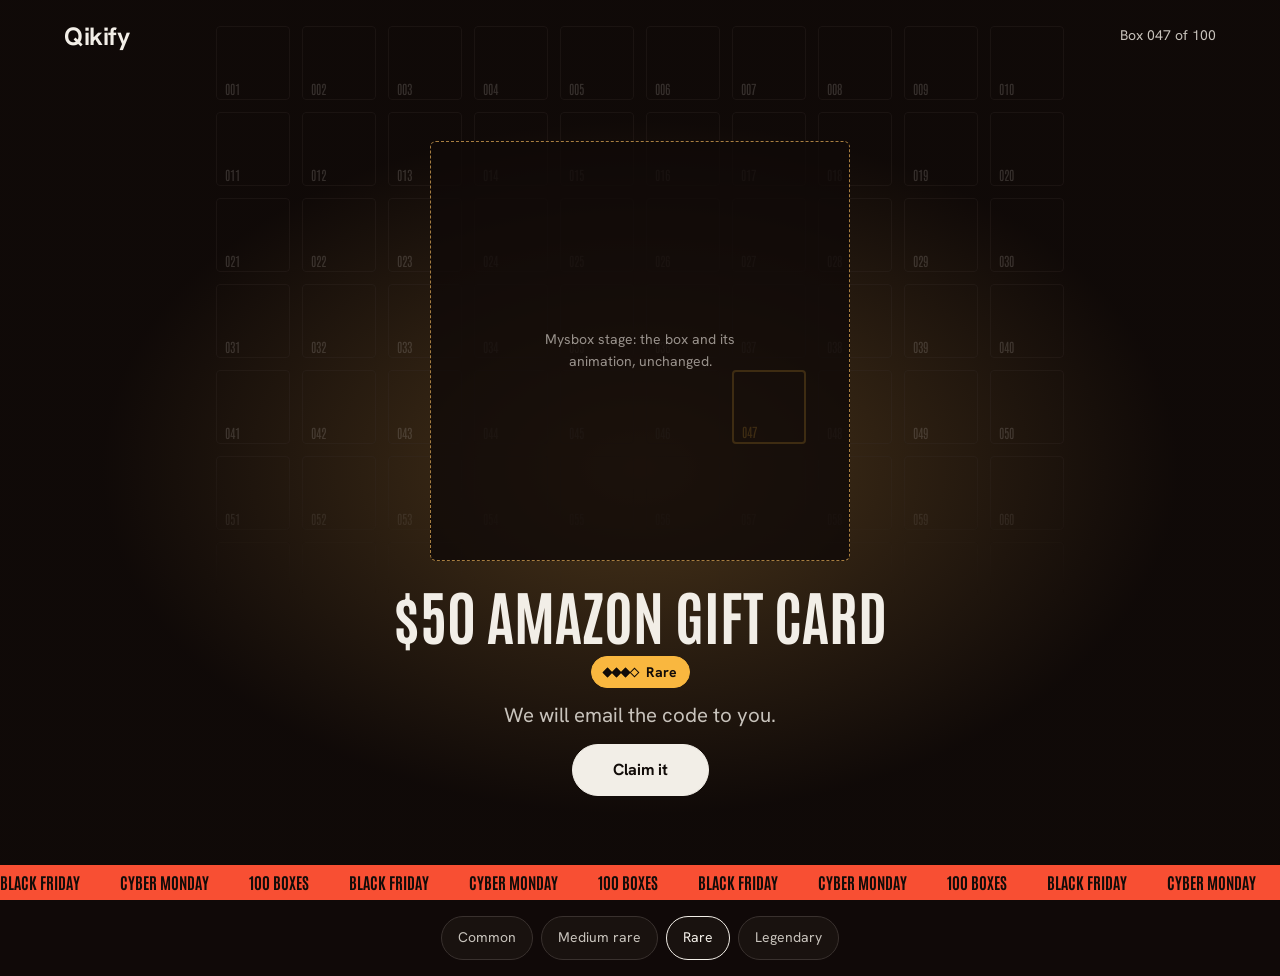
<file: campaigns/qikify-bfcm/standalone/qikify-bfcm-reveal.html>
<!doctype html>
<html lang="en">
<head>
<meta charset="utf-8">
<meta name="viewport" content="width=device-width, initial-scale=1">
<title>Qikify Box Reveal</title>
<meta name="description" content="The Black Friday skin around the Mysbox unboxing: background, tier badge and result.">
<link rel="preconnect" href="https://fonts.googleapis.com">
<link rel="preconnect" href="https://fonts.gstatic.com" crossorigin>
<link href="https://fonts.googleapis.com/css2?family=Antonio:wght@700&family=Hanken+Grotesk:wght@400;700&display=swap" rel="stylesheet">
<style>
/* Hallmark · shape: the box wall, a drop page built around 100 numbered boxes · genre: playful · theme: custom · job: try · idea: "a limited drop of exactly 100 numbered boxes, each one a ticket you can see go" · vibe: "Black Friday drop, loud, numbered, rare"
 * paper: oklch(15% 0.012 40) · accent: oklch(66% 0.21 32) · display: Antonio · body: Hanken Grotesk · hero: headline and action left, the 100-box wall right · nav: a logo slot and one action · footer: a slim bar, brand and terms · imagery: none, the box wall and the Mysbox stage are the picture · signature: the wall of 100 numbered boxes, opened ones lit in their tier colour
 * axes: dark/display-condensed/chromatic-red · posture: full palette (ground, ink, flame signal, four tier colours with names and pips) · contrast: pass · fold: pass · v2.0.0 */
/* Hallmark · pre-emit critique: P4 H5 E4 S4 R4 V5 · weakest: S, a box grid could fit any giveaway; numbered 001 to 100 and tied to the four named Qikify tiers so it only reads as this drop */
/* Hallmark · waive 81 · data-slot mysbox on reveal.html holds the Mysbox unboxing itself · the Mysbox box and animation are kept as is and dev mounts them there */
/* Hallmark · dismissed 23 · the flame tape is the declared full palette's Black Friday band, not accent creep */
/* Hallmark · dismissed 25 · the Mysbox stage note is a one-line caption inside the frame, held at 30ch to sit centred */
/* Hallmark · dismissed 40 · the reveal's ghost box numbers are aria-hidden texture behind the stage, not text to read */
/* Hallmark · dismissed F18 · the logo slot is a fixed 120px mark in the nav, sized for Qikify's horizontal logo */
/* Hallmark · brand: Qikify (no spec: qikify.com unreachable from the build container; logo and primary go in data-slot="logo" and --color-brand) */
:root {
  --space-3xs: 2px; --space-2xs: 4px; --space-xs: 8px; --space-sm: 12px; --space-md: 16px; --space-lg: 24px; --space-xl: 40px; --space-2xl: 64px; --space-3xl: 96px; --space-4xl: 144px;
  --text-xs: 0.8125rem; --text-sm: 0.875rem; --text-md: 1rem; --text-lg: 1.25rem; --text-xl: 1.5625rem; --text-2xl: 1.953rem; --text-3xl: 2.441rem;
  --text-display-s: clamp(2.25rem, 4vw + 0.5rem, 3.75rem); --text-display: clamp(2.75rem, 5vw + 1rem, 5.25rem);
  --text-section: clamp(2rem, 2.5vw + 1rem, 3.5rem); --text-title: clamp(1.25rem, 0.75vw + 0.875rem, 1.625rem); --text-lead: clamp(1.125rem, 0.35vw + 1rem, 1.375rem);
  --ease-out: cubic-bezier(0.16, 1, 0.3, 1); --ease-in: cubic-bezier(0.7, 0, 0.84, 0); --ease-in-out: cubic-bezier(0.65, 0, 0.35, 1);
  --dur-micro: 120ms; --dur-short: 220ms; --dur-long: 420ms;
  --color-error: oklch(52% 0.19 27); --color-success: oklch(50% 0.12 150);
  --container: 1440px; --gutter: 64px; --gap-columns: 32px; --section-gap-s: 120px; --section-gap: 144px; --section-gap-l: 176px;
  --z-base: 1; --z-raised: 10; --z-dropdown: 100; --z-sticky: 200; --z-sticky-nav: 300; --z-modal: 400; --z-toast: 500; --z-tooltip: 600;
  /* Black Friday ground: warm black, bone ink. Qikify's own primary is not locked yet (brand fetch blocked): drop it into --color-brand. */
  --color-paper: oklch(15% 0.012 40); --color-paper-2: oklch(19% 0.014 40); --color-paper-3: oklch(24% 0.016 40);
  --color-ink: oklch(95% 0.01 80); --color-ink-2: oklch(82% 0.012 80); --color-muted: oklch(66% 0.012 60);
  --color-rule: oklch(32% 0.014 40);
  --color-accent: oklch(66% 0.21 32); --color-accent-ink: oklch(16% 0.012 40); --color-focus: oklch(68% 0.2 32);
  --color-brand: var(--color-ink);
  /* Rarity ladder: silver, mint, gold, flame. Each tier also carries a name and 1 to 4 pips, so colour is never the only signal. */
  --tier-common: oklch(84% 0.025 250); --tier-medium: oklch(80% 0.15 158); --tier-rare: oklch(82% 0.15 78); --tier-legendary: oklch(66% 0.21 32);
  --tier-ink: oklch(16% 0.012 40);
  --font-display: "Antonio", "Arial Narrow", ui-sans-serif, sans-serif; --font-body: "Hanken Grotesk", ui-sans-serif, system-ui, sans-serif; --font-outlier: var(--font-body);
  --radius-card: 6px; --radius-pill: 999px; --rule-hair: 1px; --shadow-card: none;
  --tracking-display: -0.02em;
}

*, *::before, *::after { box-sizing: border-box; }
html, body { overflow-x: clip; }
html { scrollbar-color: var(--color-muted) var(--color-paper); scroll-padding-top: var(--space-3xl); }
body { margin: 0; background: var(--color-paper); color: var(--color-ink); font-family: var(--font-body); font-size: var(--text-md); line-height: 1.55; -webkit-font-smoothing: antialiased; caret-color: var(--color-accent); }
::selection { background: color-mix(in oklab, var(--color-accent) 22%, transparent); color: var(--color-ink); }
:focus-visible { outline: 2px solid var(--color-focus); outline-offset: 2px; }
a { color: inherit; text-decoration-thickness: 1px; text-underline-offset: 0.16em; }
h1, h2, h3 { margin: 0; font-family: var(--font-display); font-synthesis: none; overflow-wrap: break-word; min-width: 0; text-wrap: balance; }
p { margin: 0; text-wrap: pretty; }
p:not([class]) { max-width: 65ch; }
img, video { max-width: 100%; height: auto; display: block; }
svg { display: block; }
[hidden] { display: none !important; }
button, input, select, textarea { font: inherit; }
.container { width: 100%; max-width: var(--container); margin-inline: auto; padding-inline: var(--gutter); box-sizing: border-box; }
.num, .figure, td.num { font-variant-numeric: tabular-nums; }
.visually-hidden { position: absolute; width: 1px; height: 1px; overflow: hidden; clip-path: inset(50%); white-space: nowrap; }
[data-slot] { position: relative; overflow: hidden; background: linear-gradient(160deg, var(--color-paper-2, var(--color-paper)), var(--color-paper-3, var(--color-paper))); }
[data-slot] > img { position: absolute; inset: 0; width: 100%; height: 100%; object-fit: cover; z-index: 1; }
[data-slot]:has(> img) > :not(img):not([data-keep]) { display: none !important; }
@media (max-width: 60rem) { :root { --gutter: 24px; --section-gap-s: 80px; --section-gap: 96px; --section-gap-l: 120px; } }
@media (max-width: 40rem) { :root { --gutter: 16px; --section-gap-s: 56px; --section-gap: 72px; --section-gap-l: 96px; --gap-columns: 16px; } }
@media (prefers-reduced-motion: reduce) { *:not(.keep-motion), *:not(.keep-motion)::before, *:not(.keep-motion)::after { animation-duration: 0.01ms !important; animation-iteration-count: 1 !important; transition-duration: 0.01ms !important; scroll-behavior: auto !important; } }


/* Type */
.display { font-family: var(--font-display); font-weight: 700; text-transform: uppercase; letter-spacing: 0; line-height: 1; }
h1.display { font-size: clamp(3.5rem, 6.2vw, 6.5rem); max-width: 14ch; }
h2.display { font-size: var(--text-section); line-height: 1.02; max-width: 22ch; }
.lead { font-size: var(--text-lead); color: var(--color-ink-2); max-width: 34ch; }
.small { font-size: var(--text-sm); color: var(--color-muted); }

/* Controls */
.btn { display: inline-flex; align-items: center; justify-content: center; gap: var(--space-xs); min-height: 52px; padding: 0 var(--space-xl); border: 1px solid var(--color-ink); border-radius: var(--radius-pill); background: var(--color-ink); color: var(--tier-ink); font: 700 var(--text-md)/1 var(--font-body); white-space: nowrap; text-decoration: none; cursor: pointer; transition: background-color var(--dur-short) var(--ease-out), transform var(--dur-micro) var(--ease-out); }
.btn:hover { background: var(--color-ink-2); }
.btn:active { transform: translateY(1px); }
.btn:focus-visible { outline: 2px solid var(--color-focus); outline-offset: 3px; }
.btn:disabled, .btn[aria-disabled="true"] { opacity: 0.55; cursor: not-allowed; transform: none; }
.btn[aria-busy="true"] { cursor: progress; }
.link { color: var(--color-ink); font-weight: 700; text-decoration: underline; text-decoration-color: var(--color-rule); transition: text-decoration-color var(--dur-short) var(--ease-out); }
.link:hover { text-decoration-color: var(--color-accent); }
.link:focus-visible { outline: 2px solid var(--color-focus); outline-offset: 2px; }
@media (prefers-reduced-motion: reduce) { .btn, .link { transition: none; } }

/* Logo slot: Qikify's real mark replaces the text fallback */
.logo { display: inline-flex; align-items: center; width: 120px; aspect-ratio: 15 / 4; background: none; font: 700 var(--text-xl)/1 var(--font-body); color: var(--color-brand); text-decoration: none; letter-spacing: -0.02em; }
.logo > img { object-fit: contain; object-position: left center; }
.logo:focus-visible { outline: 2px solid var(--color-focus); outline-offset: 4px; }

/* Tier badge: name plus 1 to 4 pips, so rarity reads without colour */
.badge { --t: var(--tier-common); display: inline-flex; align-items: center; gap: var(--space-xs); min-height: 32px; padding: 0 var(--space-sm); border: 1.5px solid var(--t); border-radius: var(--radius-pill); color: var(--t); font: 700 var(--text-sm)/1 var(--font-body); white-space: nowrap; }
.badge .pips { display: inline-flex; gap: var(--space-3xs); }
.badge .pips i { width: 7px; height: 7px; transform: rotate(45deg); border: 1.5px solid currentColor; }
.badge .pips i.on { background: currentColor; }
.badge--medium { --t: var(--tier-medium); }
.badge--rare { --t: var(--tier-rare); background: var(--t); color: var(--tier-ink); }
.badge--legendary { --t: var(--tier-legendary); background: var(--t); color: var(--color-accent-ink); box-shadow: 0 0 0 3px var(--color-paper), 0 0 0 4.5px var(--t); }

/* The box wall: 100 numbered boxes */
.wall { display: grid; grid-template-columns: repeat(10, minmax(0, 1fr)); gap: var(--space-xs); margin: 0; padding: 0; list-style: none; }
.box { --t: var(--color-rule); position: relative; aspect-ratio: 1; display: grid; place-items: end start; padding: var(--space-2xs); border: 1px solid var(--color-rule); border-radius: 4px; background: var(--color-paper-2); color: var(--color-muted); font: 400 clamp(0.6875rem, 0.8vw, 0.8125rem)/1 var(--font-display); font-variant-numeric: tabular-nums; }
.box::before { content: ""; position: absolute; inset: 22% 0 auto; border-top: 1px solid var(--color-rule); }
.box[data-tier] { background: var(--t); border-color: var(--t); color: var(--tier-ink); }
.box[data-tier]::before { border-color: color-mix(in oklab, var(--tier-ink) 25%, transparent); }
.box[data-tier="common"] { --t: var(--tier-common); }
.box[data-tier="medium"] { --t: var(--tier-medium); }
.box[data-tier="rare"] { --t: var(--tier-rare); }
.box[data-tier="legendary"] { --t: var(--tier-legendary); color: var(--color-accent-ink); }

.box.is-next { border-color: var(--color-accent); color: var(--color-ink); animation: nudge 2.4s var(--ease-in-out) infinite; }
@keyframes nudge { 0%, 70%, 100% { transform: rotate(0); } 76% { transform: rotate(-6deg); } 82% { transform: rotate(5deg); } 88% { transform: rotate(-3deg); } 94% { transform: rotate(2deg); } }
@media (prefers-reduced-motion: reduce) { .box.is-next { animation: none; } }
.legend { display: flex; flex-wrap: wrap; gap: var(--space-xs); margin: var(--space-xs) 0 0; padding: 0; list-style: none; }

/* Black Friday tape: the campaign's one pattern */
.tape { display: flex; gap: var(--space-xl); overflow: hidden; padding: var(--space-xs) 0; background: var(--color-accent); color: var(--color-accent-ink); font: 700 var(--text-md)/1.2 var(--font-display); text-transform: uppercase; white-space: nowrap; }
.tape span { flex-shrink: 0; }

/* ---------- Landing page ---------- */
.nav { display: flex; align-items: center; justify-content: space-between; gap: var(--space-lg); min-height: 72px; }
.nav .small a { color: var(--color-ink-2); }

.hero { display: grid; grid-template-columns: repeat(12, minmax(0, 1fr)); gap: var(--gap-columns); align-items: center; min-height: min(728px, calc(100svh - 112px)); padding-block: var(--space-xl) var(--space-2xl); }
.hero__copy { grid-column: 1 / span 6; display: grid; gap: var(--space-lg); justify-items: start; }
.hero__actions { display: flex; flex-wrap: wrap; align-items: center; gap: var(--space-lg); margin-top: var(--space-xs); }
.hero__wall { grid-column: 8 / span 5; display: grid; gap: var(--space-sm); }
.hero__wall .small { display: flex; justify-content: space-between; gap: var(--space-md); }
.engine { display: inline-flex; align-items: center; gap: var(--space-xs); }

.section { padding-block: var(--section-gap-s); border-top: 1px solid var(--color-rule); }
.section__head { display: grid; gap: var(--space-md); margin-bottom: var(--space-2xl); }

.ladder { display: grid; margin: 0; padding: 0; list-style: none; }
.rung { --t: var(--tier-common); display: grid; grid-template-columns: minmax(0, 3fr) minmax(0, 5fr) minmax(0, 4fr); gap: var(--gap-columns); align-items: center; padding-block: var(--space-xl); border-top: 1px solid var(--color-rule); }
.rung:last-child { border-bottom: 1px solid var(--color-rule); }
.rung > .badge { justify-self: start; }
.rung__prize { font-family: var(--font-display); font-weight: 700; text-transform: uppercase; font-size: var(--text-3xl); line-height: 1; color: var(--t); }
.rung__apps { display: flex; flex-wrap: wrap; gap: var(--space-xs); margin: 0; padding: 0; list-style: none; }
.rung__apps li { padding: var(--space-2xs) var(--space-sm); border-radius: var(--radius-card); background: var(--color-paper-2); color: var(--color-ink-2); font-size: var(--text-sm); }
.rung--medium { --t: var(--tier-medium); }
.rung--rare { --t: var(--tier-rare); }
.rung--legendary { --t: var(--tier-legendary); }
.rung--legendary .rung > .badge { justify-self: start; }
.rung__prize { font-size: var(--text-section); }

.split { display: grid; grid-template-columns: minmax(0, 5fr) minmax(0, 7fr); gap: var(--space-3xl); align-items: start; }
.split__ways { display: grid; gap: var(--space-md); }
.split__ways h2 { margin-bottom: var(--space-lg); }
.faq__title { margin-bottom: var(--space-md); font-family: var(--font-display); font-weight: 700; text-transform: uppercase; font-size: var(--text-2xl); }
.way { display: grid; gap: var(--space-md); align-content: start; padding: var(--space-xl); border-radius: var(--radius-card); background: var(--color-paper-2); }
.way h3 { font-family: var(--font-display); font-weight: 700; text-transform: uppercase; font-size: var(--text-2xl); line-height: 1.05; }

.stage-preview { display: grid; grid-template-columns: minmax(0, 5fr) minmax(0, 7fr); gap: var(--gap-columns); align-items: center; }
.stage-preview__copy { display: grid; gap: var(--space-md); justify-items: start; }

.faq { display: grid; }
.faq details { border-top: 1px solid var(--color-rule); }
.faq details:last-child { border-bottom: 1px solid var(--color-rule); }
.faq summary { display: flex; justify-content: space-between; gap: var(--space-md); padding-block: var(--space-lg); font-weight: 700; font-size: var(--text-lg); cursor: pointer; list-style: none; }
.faq summary::-webkit-details-marker { display: none; }
.faq summary::after { content: "+"; color: var(--color-muted); }
.faq details[open] summary::after { content: "\2212"; }
.faq summary:focus-visible { outline: 2px solid var(--color-focus); outline-offset: 2px; }
.faq details p { padding-bottom: var(--space-lg); color: var(--color-ink-2); }
.tbc { color: var(--tier-rare); }

.close { display: grid; grid-template-columns: minmax(0, 7fr) minmax(0, 5fr); gap: var(--gap-columns); align-items: end; }
.close__num { font-family: var(--font-display); font-weight: 700; font-size: clamp(10rem, 26vw, 24rem); line-height: 0.8; color: var(--color-accent); font-variant-numeric: tabular-nums; }
.close__copy { display: grid; gap: var(--space-lg); justify-items: start; padding-bottom: var(--space-md); }

.footer { display: flex; flex-wrap: wrap; justify-content: space-between; gap: var(--space-md); padding-block: var(--space-xl); border-top: 1px solid var(--color-rule); }

@media (max-width: 60rem) {
  .hero { grid-template-columns: minmax(0, 1fr); min-height: 0; gap: var(--space-xl); padding-top: var(--space-md); }
  .hero__copy, .hero__wall { grid-column: 1; }
  .rung { grid-template-columns: minmax(0, 1fr); gap: var(--space-sm); }
  .split, .stage-preview, .close { grid-template-columns: minmax(0, 1fr); }
  .split { gap: var(--space-2xl); }
}
@media (max-width: 40rem) {
  .nav .small { display: none; }
  .wall { gap: var(--space-2xs); }
  .way { padding: var(--space-lg); }
}

/* ---------- Reveal page (custom skin around the Mysbox stage) ---------- */
.reveal { --t: var(--tier-legendary); position: relative; min-height: 100svh; display: grid; grid-template-rows: auto 1fr auto; isolation: isolate; background: radial-gradient(60% 55% at 50% 52%, color-mix(in oklab, var(--t) 30%, var(--color-paper)), var(--color-paper) 70%); }
.reveal[data-tier="common"] { --t: var(--tier-common); }
.reveal[data-tier="medium"] { --t: var(--tier-medium); }
.reveal[data-tier="rare"] { --t: var(--tier-rare); }
.reveal__ghost { --cell: min(calc((100svh - var(--space-xl)) / 10 - var(--space-sm)), calc((100vw - var(--space-xl)) / 10 - var(--space-sm))); position: absolute; inset: 0; z-index: -1; display: grid; grid-template-columns: repeat(10, var(--cell)); grid-auto-rows: var(--cell); justify-content: center; align-content: center; gap: var(--space-sm); overflow: hidden; pointer-events: none; mask-image: linear-gradient(var(--color-paper) 50%, transparent 66%); }
.reveal__ghost span { display: grid; place-items: end start; padding: var(--space-2xs) var(--space-xs); border: 1px solid var(--color-rule); border-radius: 4px; color: var(--color-muted); font: 400 var(--text-xs)/1 var(--font-display); opacity: 0.28; }
.reveal__ghost span.is-this { opacity: 1; border: 2px solid var(--t); color: var(--t); }
.reveal .nav .small { color: var(--color-ink-2); }
.reveal__main { display: grid; justify-items: center; align-content: center; gap: var(--space-lg); padding: var(--space-xl) var(--gutter); text-align: center; }
.mysbox-stage { width: min(560px, 100%); aspect-ratio: 1; display: grid; place-items: center; border: 1.5px dashed color-mix(in oklab, var(--t) 60%, var(--color-rule)); border-radius: var(--radius-card); background: color-mix(in oklab, var(--color-paper) 80%, transparent); color: var(--color-muted); }
.mysbox-stage p { max-width: 30ch; }
.stage-frame { pointer-events: none; width: 100%; aspect-ratio: 4 / 3; border: 1px solid var(--color-rule); border-radius: var(--radius-card); background: var(--color-paper); }
.stage-frame:focus-visible { outline: 2px solid var(--color-focus); outline-offset: 2px; }
.reveal__main .mysbox-stage { width: min(420px, 100%); }
.result { display: grid; justify-items: center; gap: var(--space-sm); }
.result .display { font-size: var(--text-display-s); max-width: 18ch; }
.tier-switch { display: flex; flex-wrap: wrap; justify-content: center; gap: var(--space-xs); padding: var(--space-md); }
.tier-switch button { min-height: 44px; padding: 0 var(--space-md); border: 1px solid var(--color-rule); border-radius: var(--radius-pill); background: var(--color-paper-2); color: var(--color-ink-2); font-size: var(--text-sm); cursor: pointer; transition: border-color var(--dur-short) var(--ease-out); }
.tier-switch button:hover { border-color: var(--color-ink-2); }
.tier-switch button[aria-pressed="true"] { border-color: var(--color-ink); color: var(--color-ink); }
.tier-switch button:focus-visible { outline: 2px solid var(--color-focus); outline-offset: 2px; }
.box.is-gone { background: transparent; border-style: dashed; border-color: var(--color-accent); color: transparent; }
.box.is-gone::before { border: 0; }
</style>
</head>
<body>
<main class="reveal" id="reveal" data-tier="rare">
  <div class="reveal__ghost" aria-hidden="true" id="ghost"></div>

  <header class="container nav">
    <a class="logo" href="qikify-bfcm-landing.html" data-slot="logo" data-alt="Qikify">Qikify</a>
    <p class="small">Box <span class="num" id="boxno">047</span> of 100</p>
  </header>

  <div class="reveal__main">
    <div class="mysbox-stage" data-slot="mysbox" data-alt="Mysbox unboxing">
      <p class="small">Mysbox stage: the box and its animation, unchanged.</p>
    </div>
    <div class="result" aria-live="polite">
      <h1 class="display" id="prize">$50 Amazon gift card</h1>
      <span class="badge badge--rare" id="badge"><span class="pips"><i class="on"></i><i class="on"></i><i class="on"></i><i></i></span><span id="tiername">Rare</span></span>
      <p class="lead" id="note">We will email the code to you.</p>
      <a class="btn" href="#claim" id="claim">Claim it</a>
    </div>
  </div>

  <div class="tape" aria-hidden="true"><span>Black Friday</span><span>Cyber Monday</span><span>100 boxes</span><span>Black Friday</span><span>Cyber Monday</span><span>100 boxes</span><span>Black Friday</span><span>Cyber Monday</span><span>100 boxes</span><span>Black Friday</span><span>Cyber Monday</span><span>100 boxes</span><span>Black Friday</span><span>Cyber Monday</span><span>100 boxes</span><span>Black Friday</span><span>Cyber Monday</span><span>100 boxes</span><span>Black Friday</span><span>Cyber Monday</span><span>100 boxes</span></div>

</main>
  <div class="tier-switch" role="group" aria-label="Preview a tier" id="switch">
    <button type="button" data-t="common" aria-pressed="false">Common</button>
    <button type="button" data-t="medium" aria-pressed="false">Medium rare</button>
    <button type="button" data-t="rare" aria-pressed="true">Rare</button>
    <button type="button" data-t="legendary" aria-pressed="false">Legendary</button>
  </div>

<script>
(function () {
  const T = {
    common: { name: 'Common', pips: 1, cls: '', prize: 'Mysbox discount', note: 'Applied to your store on install.' },
    medium: { name: 'Medium rare', pips: 2, cls: 'badge--medium', prize: 'Tepo discount', note: 'Applied to your store on install.' },
    rare: { name: 'Rare', pips: 3, cls: 'badge--rare', prize: '$50 Amazon gift card', note: 'We will email the code to you.' },
    legendary: { name: 'Legendary', pips: 4, cls: 'badge--legendary', prize: 'Three apps, your pick', note: 'Choose any three Qikify apps.' }
  };
  const root = document.getElementById('reveal');
  const ghost = document.getElementById('ghost');
  function fill(n) {
    ghost.textContent = '';
    for (let i = 1; i <= 100; i++) {
      const sp = document.createElement('span');
      sp.textContent = String(i).padStart(3, '0');
      if (i === n) sp.className = 'is-this';
      ghost.appendChild(sp);
    }
  }
  function set(t) {
    const d = T[t]; if (!d) return;
    root.dataset.tier = t;
    const b = document.getElementById('badge');
    b.className = 'badge ' + d.cls;
    b.querySelectorAll('.pips i').forEach((p, i) => p.classList.toggle('on', i < d.pips));
    document.getElementById('tiername').textContent = d.name;
    document.getElementById('prize').textContent = d.prize;
    document.getElementById('note').textContent = d.note;
    document.querySelectorAll('#switch button').forEach((x) => x.setAttribute('aria-pressed', String(x.dataset.t === t)));
  }
  document.getElementById('switch').addEventListener('click', (e) => { const b = e.target.closest('button'); if (b) set(b.dataset.t); });
  const q = new URLSearchParams(location.search);
  if (q.get('tier')) set(q.get('tier'));
  const box = parseInt(q.get('box') || '47', 10);
  document.getElementById('boxno').textContent = String(box).padStart(3, '0');
  fill(box);
  if (q.has('embed')) document.getElementById('switch').hidden = true;
})();
</script>
</body>
</html>
</file>
<file: campaigns/qikify-bfcm/campaign.css>
/* Hallmark · shape: the box wall, a drop page built around 100 numbered boxes · genre: playful · theme: custom · job: try · idea: "a limited drop of exactly 100 numbered boxes, each one a ticket you can see go" · vibe: "Black Friday drop, loud, numbered, rare"
 * paper: oklch(15% 0.012 40) · accent: oklch(66% 0.21 32) · display: Antonio · body: Hanken Grotesk · hero: headline and action left, the 100-box wall right · nav: a logo slot and one action · footer: a slim bar, brand and terms · imagery: none, the box wall and the Mysbox stage are the picture · signature: the wall of 100 numbered boxes, opened ones lit in their tier colour
 * axes: dark/display-condensed/chromatic-red · posture: full palette (ground, ink, flame signal, four tier colours with names and pips) · contrast: pass · fold: pass · v2.0.0 */
/* Hallmark · pre-emit critique: P4 H5 E4 S4 R4 V5 · weakest: S, a box grid could fit any giveaway; numbered 001 to 100 and tied to the four named Qikify tiers so it only reads as this drop */
/* Hallmark · waive 81 · data-slot mysbox on reveal.html holds the Mysbox unboxing itself · the Mysbox box and animation are kept as is and dev mounts them there */
/* Hallmark · dismissed 23 · the flame tape is the declared full palette's Black Friday band, not accent creep */
/* Hallmark · dismissed 25 · the Mysbox stage note is a one-line caption inside the frame, held at 30ch to sit centred */
/* Hallmark · dismissed 40 · the reveal's ghost box numbers are aria-hidden texture behind the stage, not text to read */
/* Hallmark · dismissed F18 · the logo slot is a fixed 120px mark in the nav, sized for Qikify's horizontal logo */
/* Hallmark · brand: Qikify (no spec: qikify.com unreachable from the build container; logo and primary go in data-slot="logo" and --color-brand) */
@import url("./tokens.css");
@import url("./base.css");

/* Type */
.display { font-family: var(--font-display); font-weight: 700; text-transform: uppercase; letter-spacing: 0; line-height: 1; }
h1.display { font-size: clamp(3.5rem, 6.2vw, 6.5rem); max-width: 14ch; }
h2.display { font-size: var(--text-section); line-height: 1.02; max-width: 22ch; }
.lead { font-size: var(--text-lead); color: var(--color-ink-2); max-width: 34ch; }
.small { font-size: var(--text-sm); color: var(--color-muted); }

/* Controls */
.btn { display: inline-flex; align-items: center; justify-content: center; gap: var(--space-xs); min-height: 52px; padding: 0 var(--space-xl); border: 1px solid var(--color-ink); border-radius: var(--radius-pill); background: var(--color-ink); color: var(--tier-ink); font: 700 var(--text-md)/1 var(--font-body); white-space: nowrap; text-decoration: none; cursor: pointer; transition: background-color var(--dur-short) var(--ease-out), transform var(--dur-micro) var(--ease-out); }
.btn:hover { background: var(--color-ink-2); }
.btn:active { transform: translateY(1px); }
.btn:focus-visible { outline: 2px solid var(--color-focus); outline-offset: 3px; }
.btn:disabled, .btn[aria-disabled="true"] { opacity: 0.55; cursor: not-allowed; transform: none; }
.btn[aria-busy="true"] { cursor: progress; }
.link { color: var(--color-ink); font-weight: 700; text-decoration: underline; text-decoration-color: var(--color-rule); transition: text-decoration-color var(--dur-short) var(--ease-out); }
.link:hover { text-decoration-color: var(--color-accent); }
.link:focus-visible { outline: 2px solid var(--color-focus); outline-offset: 2px; }
@media (prefers-reduced-motion: reduce) { .btn, .link { transition: none; } }

/* Logo slot: Qikify's real mark replaces the text fallback */
.logo { display: inline-flex; align-items: center; width: 120px; aspect-ratio: 15 / 4; background: none; font: 700 var(--text-xl)/1 var(--font-body); color: var(--color-brand); text-decoration: none; letter-spacing: -0.02em; }
.logo > img { object-fit: contain; object-position: left center; }
.logo:focus-visible { outline: 2px solid var(--color-focus); outline-offset: 4px; }

/* Tier badge: name plus 1 to 4 pips, so rarity reads without colour */
.badge { --t: var(--tier-common); display: inline-flex; align-items: center; gap: var(--space-xs); min-height: 32px; padding: 0 var(--space-sm); border: 1.5px solid var(--t); border-radius: var(--radius-pill); color: var(--t); font: 700 var(--text-sm)/1 var(--font-body); white-space: nowrap; }
.badge .pips { display: inline-flex; gap: var(--space-3xs); }
.badge .pips i { width: 7px; height: 7px; transform: rotate(45deg); border: 1.5px solid currentColor; }
.badge .pips i.on { background: currentColor; }
.badge--medium { --t: var(--tier-medium); }
.badge--rare { --t: var(--tier-rare); background: var(--t); color: var(--tier-ink); }
.badge--legendary { --t: var(--tier-legendary); background: var(--t); color: var(--color-accent-ink); box-shadow: 0 0 0 3px var(--color-paper), 0 0 0 4.5px var(--t); }

/* The box wall: 100 numbered boxes */
.wall { display: grid; grid-template-columns: repeat(10, minmax(0, 1fr)); gap: var(--space-xs); margin: 0; padding: 0; list-style: none; }
.box { --t: var(--color-rule); position: relative; aspect-ratio: 1; display: grid; place-items: end start; padding: var(--space-2xs); border: 1px solid var(--color-rule); border-radius: 4px; background: var(--color-paper-2); color: var(--color-muted); font: 400 clamp(0.6875rem, 0.8vw, 0.8125rem)/1 var(--font-display); font-variant-numeric: tabular-nums; }
.box::before { content: ""; position: absolute; inset: 22% 0 auto; border-top: 1px solid var(--color-rule); }
.box[data-tier] { background: var(--t); border-color: var(--t); color: var(--tier-ink); }
.box[data-tier]::before { border-color: color-mix(in oklab, var(--tier-ink) 25%, transparent); }
.box[data-tier="common"] { --t: var(--tier-common); }
.box[data-tier="medium"] { --t: var(--tier-medium); }
.box[data-tier="rare"] { --t: var(--tier-rare); }
.box[data-tier="legendary"] { --t: var(--tier-legendary); color: var(--color-accent-ink); }

.box.is-next { border-color: var(--color-accent); color: var(--color-ink); animation: nudge 2.4s var(--ease-in-out) infinite; }
@keyframes nudge { 0%, 70%, 100% { transform: rotate(0); } 76% { transform: rotate(-6deg); } 82% { transform: rotate(5deg); } 88% { transform: rotate(-3deg); } 94% { transform: rotate(2deg); } }
@media (prefers-reduced-motion: reduce) { .box.is-next { animation: none; } }
.legend { display: flex; flex-wrap: wrap; gap: var(--space-xs); margin: var(--space-xs) 0 0; padding: 0; list-style: none; }

/* Black Friday tape: the campaign's one pattern */
.tape { display: flex; gap: var(--space-xl); overflow: hidden; padding: var(--space-xs) 0; background: var(--color-accent); color: var(--color-accent-ink); font: 700 var(--text-md)/1.2 var(--font-display); text-transform: uppercase; white-space: nowrap; }
.tape span { flex-shrink: 0; }

/* ---------- Landing page ---------- */
.nav { display: flex; align-items: center; justify-content: space-between; gap: var(--space-lg); min-height: 72px; }
.nav .small a { color: var(--color-ink-2); }

.hero { display: grid; grid-template-columns: repeat(12, minmax(0, 1fr)); gap: var(--gap-columns); align-items: center; min-height: min(728px, calc(100svh - 112px)); padding-block: var(--space-xl) var(--space-2xl); }
.hero__copy { grid-column: 1 / span 6; display: grid; gap: var(--space-lg); justify-items: start; }
.hero__actions { display: flex; flex-wrap: wrap; align-items: center; gap: var(--space-lg); margin-top: var(--space-xs); }
.hero__wall { grid-column: 8 / span 5; display: grid; gap: var(--space-sm); }
.hero__wall .small { display: flex; justify-content: space-between; gap: var(--space-md); }
.engine { display: inline-flex; align-items: center; gap: var(--space-xs); }

.section { padding-block: var(--section-gap-s); border-top: 1px solid var(--color-rule); }
.section__head { display: grid; gap: var(--space-md); margin-bottom: var(--space-2xl); }

.ladder { display: grid; margin: 0; padding: 0; list-style: none; }
.rung { --t: var(--tier-common); display: grid; grid-template-columns: minmax(0, 3fr) minmax(0, 5fr) minmax(0, 4fr); gap: var(--gap-columns); align-items: center; padding-block: var(--space-xl); border-top: 1px solid var(--color-rule); }
.rung:last-child { border-bottom: 1px solid var(--color-rule); }
.rung > .badge { justify-self: start; }
.rung__prize { font-family: var(--font-display); font-weight: 700; text-transform: uppercase; font-size: var(--text-3xl); line-height: 1; color: var(--t); }
.rung__apps { display: flex; flex-wrap: wrap; gap: var(--space-xs); margin: 0; padding: 0; list-style: none; }
.rung__apps li { padding: var(--space-2xs) var(--space-sm); border-radius: var(--radius-card); background: var(--color-paper-2); color: var(--color-ink-2); font-size: var(--text-sm); }
.rung--medium { --t: var(--tier-medium); }
.rung--rare { --t: var(--tier-rare); }
.rung--legendary { --t: var(--tier-legendary); }
.rung--legendary .rung > .badge { justify-self: start; }
.rung__prize { font-size: var(--text-section); }

.split { display: grid; grid-template-columns: minmax(0, 5fr) minmax(0, 7fr); gap: var(--space-3xl); align-items: start; }
.split__ways { display: grid; gap: var(--space-md); }
.split__ways h2 { margin-bottom: var(--space-lg); }
.faq__title { margin-bottom: var(--space-md); font-family: var(--font-display); font-weight: 700; text-transform: uppercase; font-size: var(--text-2xl); }
.way { display: grid; gap: var(--space-md); align-content: start; padding: var(--space-xl); border-radius: var(--radius-card); background: var(--color-paper-2); }
.way h3 { font-family: var(--font-display); font-weight: 700; text-transform: uppercase; font-size: var(--text-2xl); line-height: 1.05; }

.stage-preview { display: grid; grid-template-columns: minmax(0, 5fr) minmax(0, 7fr); gap: var(--gap-columns); align-items: center; }
.stage-preview__copy { display: grid; gap: var(--space-md); justify-items: start; }

.faq { display: grid; }
.faq details { border-top: 1px solid var(--color-rule); }
.faq details:last-child { border-bottom: 1px solid var(--color-rule); }
.faq summary { display: flex; justify-content: space-between; gap: var(--space-md); padding-block: var(--space-lg); font-weight: 700; font-size: var(--text-lg); cursor: pointer; list-style: none; }
.faq summary::-webkit-details-marker { display: none; }
.faq summary::after { content: "+"; color: var(--color-muted); }
.faq details[open] summary::after { content: "\2212"; }
.faq summary:focus-visible { outline: 2px solid var(--color-focus); outline-offset: 2px; }
.faq details p { padding-bottom: var(--space-lg); color: var(--color-ink-2); }
.tbc { color: var(--tier-rare); }

.close { display: grid; grid-template-columns: minmax(0, 7fr) minmax(0, 5fr); gap: var(--gap-columns); align-items: end; }
.close__num { font-family: var(--font-display); font-weight: 700; font-size: clamp(10rem, 26vw, 24rem); line-height: 0.8; color: var(--color-accent); font-variant-numeric: tabular-nums; }
.close__copy { display: grid; gap: var(--space-lg); justify-items: start; padding-bottom: var(--space-md); }

.footer { display: flex; flex-wrap: wrap; justify-content: space-between; gap: var(--space-md); padding-block: var(--space-xl); border-top: 1px solid var(--color-rule); }

@media (max-width: 60rem) {
  .hero { grid-template-columns: minmax(0, 1fr); min-height: 0; gap: var(--space-xl); padding-top: var(--space-md); }
  .hero__copy, .hero__wall { grid-column: 1; }
  .rung { grid-template-columns: minmax(0, 1fr); gap: var(--space-sm); }
  .split, .stage-preview, .close { grid-template-columns: minmax(0, 1fr); }
  .split { gap: var(--space-2xl); }
}
@media (max-width: 40rem) {
  .nav .small { display: none; }
  .wall { gap: var(--space-2xs); }
  .way { padding: var(--space-lg); }
}

/* ---------- Reveal page (custom skin around the Mysbox stage) ---------- */
.reveal { --t: var(--tier-legendary); position: relative; min-height: 100svh; display: grid; grid-template-rows: auto 1fr auto; isolation: isolate; background: radial-gradient(60% 55% at 50% 52%, color-mix(in oklab, var(--t) 30%, var(--color-paper)), var(--color-paper) 70%); }
.reveal[data-tier="common"] { --t: var(--tier-common); }
.reveal[data-tier="medium"] { --t: var(--tier-medium); }
.reveal[data-tier="rare"] { --t: var(--tier-rare); }
.reveal__ghost { --cell: min(calc((100svh - var(--space-xl)) / 10 - var(--space-sm)), calc((100vw - var(--space-xl)) / 10 - var(--space-sm))); position: absolute; inset: 0; z-index: -1; display: grid; grid-template-columns: repeat(10, var(--cell)); grid-auto-rows: var(--cell); justify-content: center; align-content: center; gap: var(--space-sm); overflow: hidden; pointer-events: none; mask-image: linear-gradient(var(--color-paper) 50%, transparent 66%); }
.reveal__ghost span { display: grid; place-items: end start; padding: var(--space-2xs) var(--space-xs); border: 1px solid var(--color-rule); border-radius: 4px; color: var(--color-muted); font: 400 var(--text-xs)/1 var(--font-display); opacity: 0.28; }
.reveal__ghost span.is-this { opacity: 1; border: 2px solid var(--t); color: var(--t); }
.reveal .nav .small { color: var(--color-ink-2); }
.reveal__main { display: grid; justify-items: center; align-content: center; gap: var(--space-lg); padding: var(--space-xl) var(--gutter); text-align: center; }
.mysbox-stage { width: min(560px, 100%); aspect-ratio: 1; display: grid; place-items: center; border: 1.5px dashed color-mix(in oklab, var(--t) 60%, var(--color-rule)); border-radius: var(--radius-card); background: color-mix(in oklab, var(--color-paper) 80%, transparent); color: var(--color-muted); }
.mysbox-stage p { max-width: 30ch; }
.stage-frame { pointer-events: none; width: 100%; aspect-ratio: 4 / 3; border: 1px solid var(--color-rule); border-radius: var(--radius-card); background: var(--color-paper); }
.stage-frame:focus-visible { outline: 2px solid var(--color-focus); outline-offset: 2px; }
.reveal__main .mysbox-stage { width: min(420px, 100%); }
.result { display: grid; justify-items: center; gap: var(--space-sm); }
.result .display { font-size: var(--text-display-s); max-width: 18ch; }
.tier-switch { display: flex; flex-wrap: wrap; justify-content: center; gap: var(--space-xs); padding: var(--space-md); }
.tier-switch button { min-height: 44px; padding: 0 var(--space-md); border: 1px solid var(--color-rule); border-radius: var(--radius-pill); background: var(--color-paper-2); color: var(--color-ink-2); font-size: var(--text-sm); cursor: pointer; transition: border-color var(--dur-short) var(--ease-out); }
.tier-switch button:hover { border-color: var(--color-ink-2); }
.tier-switch button[aria-pressed="true"] { border-color: var(--color-ink); color: var(--color-ink); }
.tier-switch button:focus-visible { outline: 2px solid var(--color-focus); outline-offset: 2px; }
.box.is-gone { background: transparent; border-style: dashed; border-color: var(--color-accent); color: transparent; }
.box.is-gone::before { border: 0; }
</file>
<file: campaigns/qikify-bfcm/kit.css>
/* Hallmark · shape: a key visual board, the master KV and its derived frames at export size · genre: playful · theme: custom · job: try · idea: "a limited drop of exactly 100 numbered boxes, each one a ticket you can see go" · vibe: "Black Friday drop, loud, numbered, rare"
 * paper: oklch(15% 0.012 40) · accent: oklch(66% 0.21 32) · display: Antonio · body: Hanken Grotesk · hero: the master KV, 1920 by 800, at the top of the board · nav: none, a board · footer: none · imagery: none, the box wall is the picture · signature: one box pulled out of the 100-box wall, flame, mid-shake
 * axes: dark/display-condensed/chromatic-red · posture: full palette · contrast: pass · fold: pass · v2.0.0 */
/* Hallmark · pre-emit critique: P4 H4 E4 S4 R4 V4 · weakest: H, eight frames on one board; each frame sits alone on its own row with its size and use beside it */
/* Hallmark · waive 59 · kit.html is a spec board of frames, one rhythm on purpose · every spec row sits on the same hairline cadence so frames compare */
/* Hallmark · waive 77 · the announcement bar spec is 1920 by 56 by definition · the bar frame cannot carry more mass than its export size */
/* Hallmark · waive 78 · board spec heads stay small beside the frames · the frames, not the spec labels, are the board's display type */
/* Hallmark · dismissed 72 · badges measure 3px only because the board zooms each frame down; at export size they carry 4px and more */
/* Hallmark · dismissed 58 · the 453-word count includes the text inside the zoomed export frames on the board */
/* Hallmark · dismissed F15 · the gaps differ inside fixed-size export frames, each composed alone, and the board itself uses one */
@import url("./campaign.css");

/* Board */
.board { display: grid; gap: var(--space-3xl); padding-block: var(--space-2xl) var(--space-4xl); }
.board__head { display: grid; gap: var(--space-md); }
.spec { display: grid; grid-template-columns: minmax(0, 3fr) minmax(0, 9fr); gap: var(--gap-columns); align-items: start; padding-top: var(--space-xl); border-top: 1px solid var(--color-rule); }
.spec__meta { display: grid; gap: var(--space-xs); }
.spec__meta h2 { font-family: var(--font-display); font-weight: 700; text-transform: uppercase; font-size: var(--text-2xl); line-height: 1.05; }
.spec__body { min-width: 0; display: grid; gap: var(--space-lg); }
.fit { width: max-content; max-width: 100%; overflow: hidden; border-radius: var(--radius-card); outline: 1px solid var(--color-rule); }
.fit > .f { zoom: var(--z, 0.45); }
.row { display: flex; flex-wrap: wrap; gap: var(--space-lg); align-items: flex-start; }

/* Frames: fixed export sizes. Inside, everything is in em so a frame scales as one picture. */
.f { --t: var(--tier-legendary); position: relative; overflow: hidden; display: grid; grid-template-columns: minmax(0, 1fr); background: var(--color-paper); color: var(--color-ink); font-size: 16px; isolation: isolate; }
.f--kv { width: 1920px; height: 800px; }
.f--mobile { width: 750px; height: 1000px; font-size: 20px; }
.f--inapp { width: 1200px; height: 300px; }
.f--email { width: 1200px; height: 600px; }
.f--bar { width: 1920px; height: 56px; }
.f--popup { width: 800px; height: 960px; font-size: 18px; }
.f--reveal { width: 1920px; height: 1080px; }

.f .tape { padding: 0.6em 0; font-size: 1.25em; }
.f .logo { width: 7.5em; height: 2em; font-size: 1em; }
.f .logo { font-size: 1.75em; width: auto; }
.f .small { font-size: 0.95em; }
.f .btn { min-height: 3.5em; padding: 0 2.25em; font-size: 1.15em; }
.f .badge { font-size: 0.95em; padding-block: var(--space-2xs); }
.f h1, .f h2 { font-family: var(--font-display); font-weight: 700; text-transform: uppercase; line-height: 1; letter-spacing: 0; }

/* The lifted box: one box pulled out of the wall, mid-shake */
.f .wall { gap: 0.5em; }
.f .box { font-size: 0.85em; padding: 0.3em 0.4em; }
.lift { position: absolute; display: grid; place-items: center; aspect-ratio: 1; border-radius: 0.5em; background: var(--color-accent); color: var(--color-accent-ink); transform: rotate(-8deg); box-shadow: 0 0 0 0.6em var(--color-paper); font-family: var(--font-display); font-weight: 700; }
.lift::before { content: ""; position: absolute; inset: 22% 0 auto; border-top: 0.12em solid color-mix(in oklab, var(--color-accent-ink) 35%, transparent); }
.lift b { font-size: 3.6em; line-height: 1; }
.lift span { position: absolute; left: 0.7em; bottom: 0.5em; font-size: 1.1em; font-weight: 400; }

/* KV master 1920 x 800 */
.kv { grid-template-rows: max-content 1fr; }
.kv__body { display: grid; grid-template-columns: minmax(0, 1fr) 40em; gap: 7em; align-items: center; padding: 0 7.5em 3em; }
.kv__copy { display: grid; gap: 2em; justify-items: start; }
.kv__copy .logo { margin-bottom: 1em; }
.kv__copy h1 { font-size: 8.25em; }
.kv__copy .lead { font-size: 1.6em; max-width: 30ch; }
.kv__actions { display: flex; align-items: center; gap: 2em; }
.kv__art { position: relative; }
.kv__art .lift { width: 13em; top: 11em; left: -4em; }
.kv__art .lift b { font-size: 6em; }
.kv__meta { display: flex; justify-content: space-between; margin-top: 1.25em; color: var(--color-muted); }

/* Mobile 750 x 1000 */
.mob { grid-template-rows: max-content max-content 1fr; }
.mob__copy { display: grid; gap: 1.2em; justify-items: start; padding: 1.5em 1.6em 0; }
.mob__copy h1 { font-size: 4.6em; }
.mob__copy .lead { font-size: 1.2em; max-width: 26ch; }
.mob__art { position: relative; padding: 2em 1.6em 0; }
.mob__art .lift { width: 8em; top: 0.6em; right: 2em; }
.mob__art .lift b { font-size: 4em; }

/* In-app notification 1200 x 300 */
.inapp { grid-template-columns: minmax(0, 1fr) 30em; }
.inapp__copy { display: grid; gap: 0.9em; align-content: center; justify-items: start; padding: 0 3em; }
.inapp__copy h2 { font-size: 3.6em; }
.inapp__copy .btn { min-height: 2.9em; }
.inapp__art { position: relative; padding: 1.5em 2em 0 0; }
.inapp__art .lift { width: 7em; top: 4.5em; left: -2em; }
.inapp__art .lift b { font-size: 3.2em; }

/* Email header 1200 x 600 */
.email { grid-template-rows: max-content 1fr; }
.email__body { display: grid; grid-template-columns: 1fr 26em; gap: 3em; align-items: center; padding: 0 4em; }
.email__copy { display: grid; gap: 1.4em; justify-items: start; }
.email__copy h1 { font-size: 6em; }
.email__art { position: relative; }
.email__art .lift { width: 8.5em; top: 6em; left: -3em; }
.email__art .lift b { font-size: 4em; }

/* Announcement bar 1920 x 56 */
.bar { display: flex; align-items: center; justify-content: center; gap: 1.5em; background: var(--color-accent); color: var(--color-accent-ink); }
.bar p { font: 700 1.5em/1 var(--font-display); text-transform: uppercase; }
.bar a { color: var(--color-accent-ink); font-weight: 700; font-size: 1.05em; text-decoration: underline; text-underline-offset: 0.2em; }

/* Popup 800 x 960 */
.pop { grid-template-rows: max-content max-content 1fr; border-radius: 1em; }
.pop__art { position: relative; padding: 2.5em 2.5em 0; }
.pop__art .lift { width: 10em; top: 4em; left: 50%; margin-left: -5em; }
.pop__art .lift b { font-size: 5em; }
.pop__copy { display: grid; gap: 1.4em; justify-items: center; align-content: center; padding: 2em 3em 2.5em; text-align: center; }
.pop__copy h2 { font-size: 5em; }
.pop__copy .lead { font-size: 1.3em; }
.pop__close { position: absolute; top: 1.4em; right: 1.4em; z-index: 2; display: grid; place-items: center; width: 2.5em; height: 2.5em; border-radius: var(--radius-pill); background: var(--color-paper-2); color: var(--color-ink-2); font-size: 1.1em; }
.pop .legend { justify-content: center; }

/* Wireframe */
.wf { display: grid; gap: var(--space-xs); padding: var(--space-md); border-radius: var(--radius-card); background: var(--color-paper-2); font-size: var(--text-sm); color: var(--color-ink-2); }
.wf > div { display: grid; gap: var(--space-xs); padding: var(--space-sm); border: 1px dashed var(--color-muted); border-radius: 4px; }
.wf .cols { grid-template-columns: minmax(0, 6fr) minmax(0, 1fr) minmax(0, 5fr); border: 0; padding: 0; }
.wf .cols > span, .wf .blk { padding: var(--space-sm); border: 1px dashed var(--color-muted); border-radius: 4px; min-height: 64px; }
.wf--desk { width: min(100%, 720px); }
.wf--mob { width: 240px; }
.wf b { color: var(--color-ink); }

/* Swatches */
.swatches { display: grid; grid-template-columns: repeat(4, minmax(0, 1fr)); gap: var(--gap-columns); }
.swatch { display: grid; gap: var(--space-xs); }
.swatch i { display: block; height: 96px; border-radius: var(--radius-card); background: var(--s); }
.swatch code { color: var(--color-muted); font-family: var(--font-body); font-size: var(--text-sm); }

/* Export mode: one frame, unscaled, alone */
body.export { background: var(--color-paper); }
body.export .board > :not(.is-export), body.export .spec__meta { display: none; }
body.export .board { padding: 0; max-width: none; }
body.export .spec { display: block; padding: 0; border: 0; }
body.export .fit { outline: 0; border-radius: 0; width: max-content; max-width: none; }
body.export .fit > .f { zoom: 1; }
body.export .spec__body > :not(.is-export) { display: none; }

@media (max-width: 60rem) {
  .spec { grid-template-columns: minmax(0, 1fr); }
  .swatches { grid-template-columns: repeat(2, minmax(0, 1fr)); }
}
@media (prefers-reduced-motion: no-preference) {
  .board .lift { animation: shake 2.6s var(--ease-in-out) infinite; }
  @keyframes shake { 0%, 72%, 100% { transform: rotate(-8deg); } 78% { transform: rotate(-14deg); } 84% { transform: rotate(-3deg); } 90% { transform: rotate(-11deg); } 95% { transform: rotate(-6deg); } }
}
body.export .lift { animation: none; }
</file>
